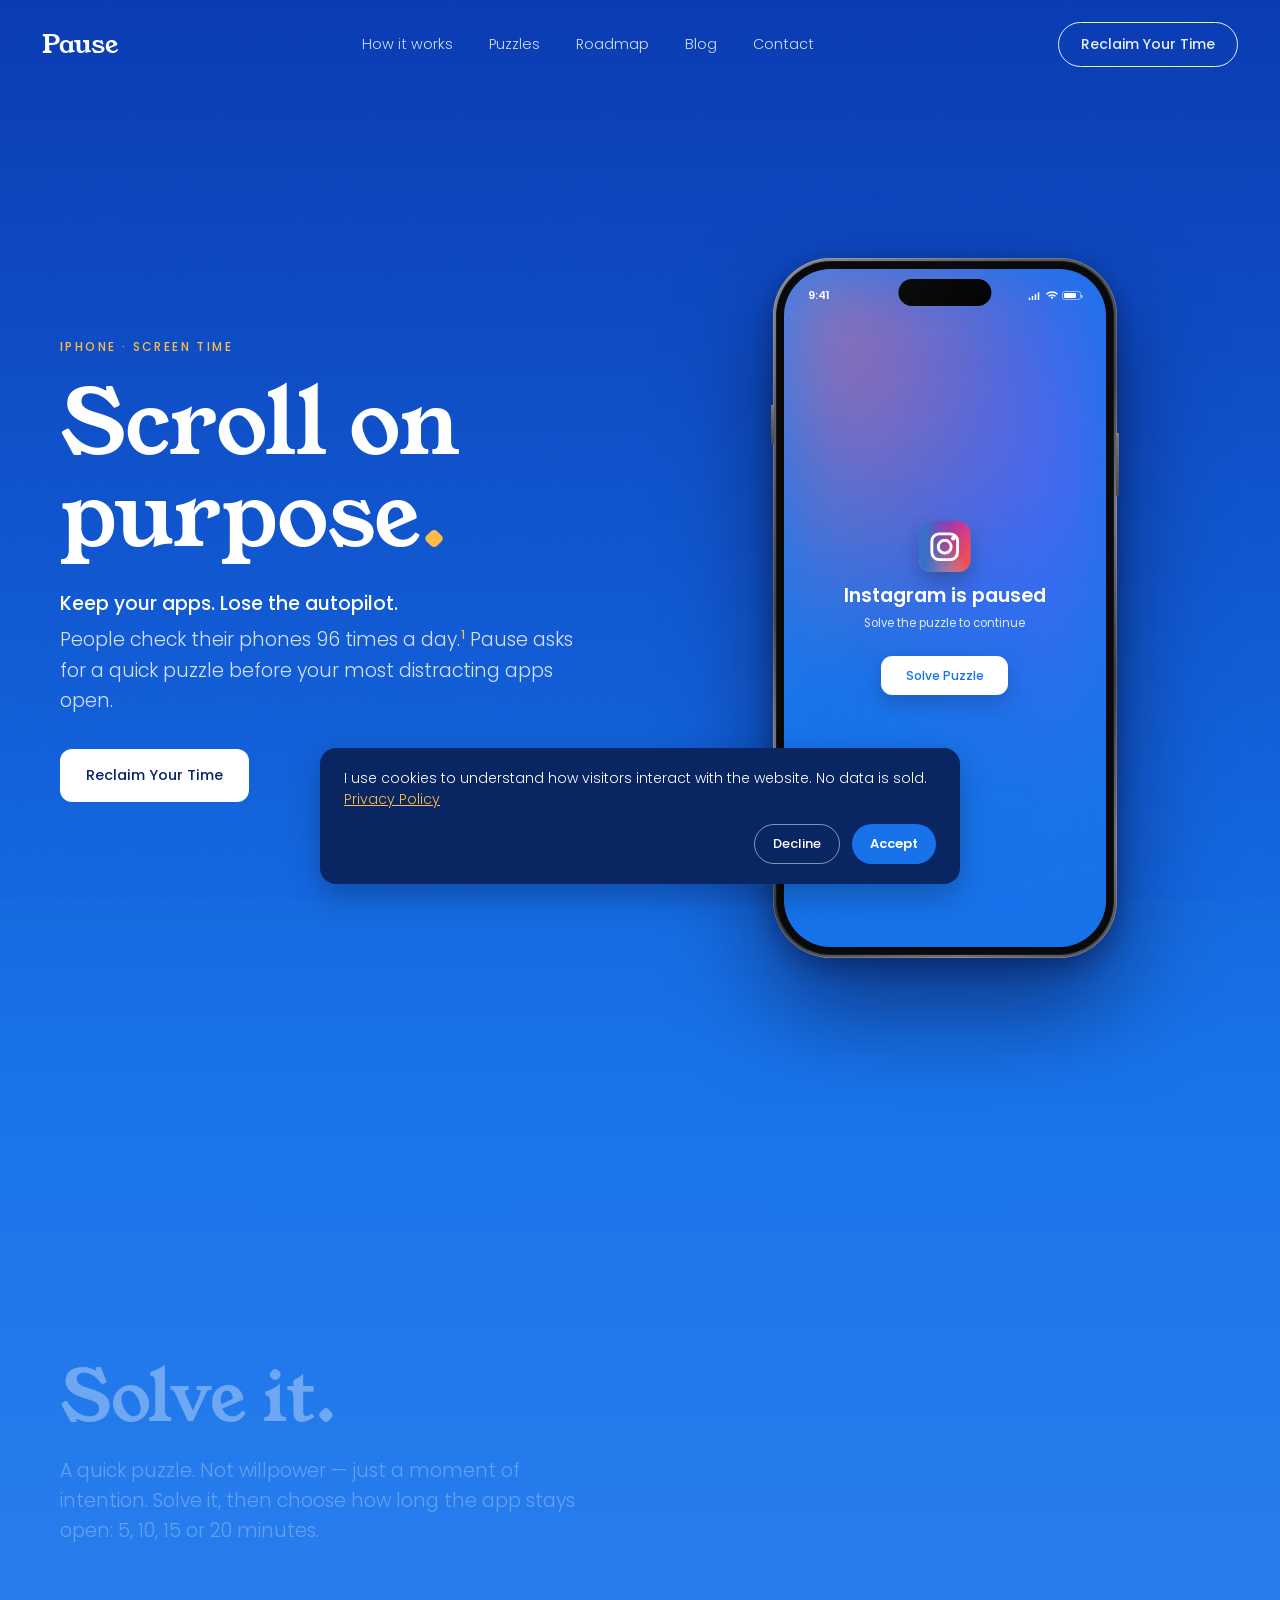
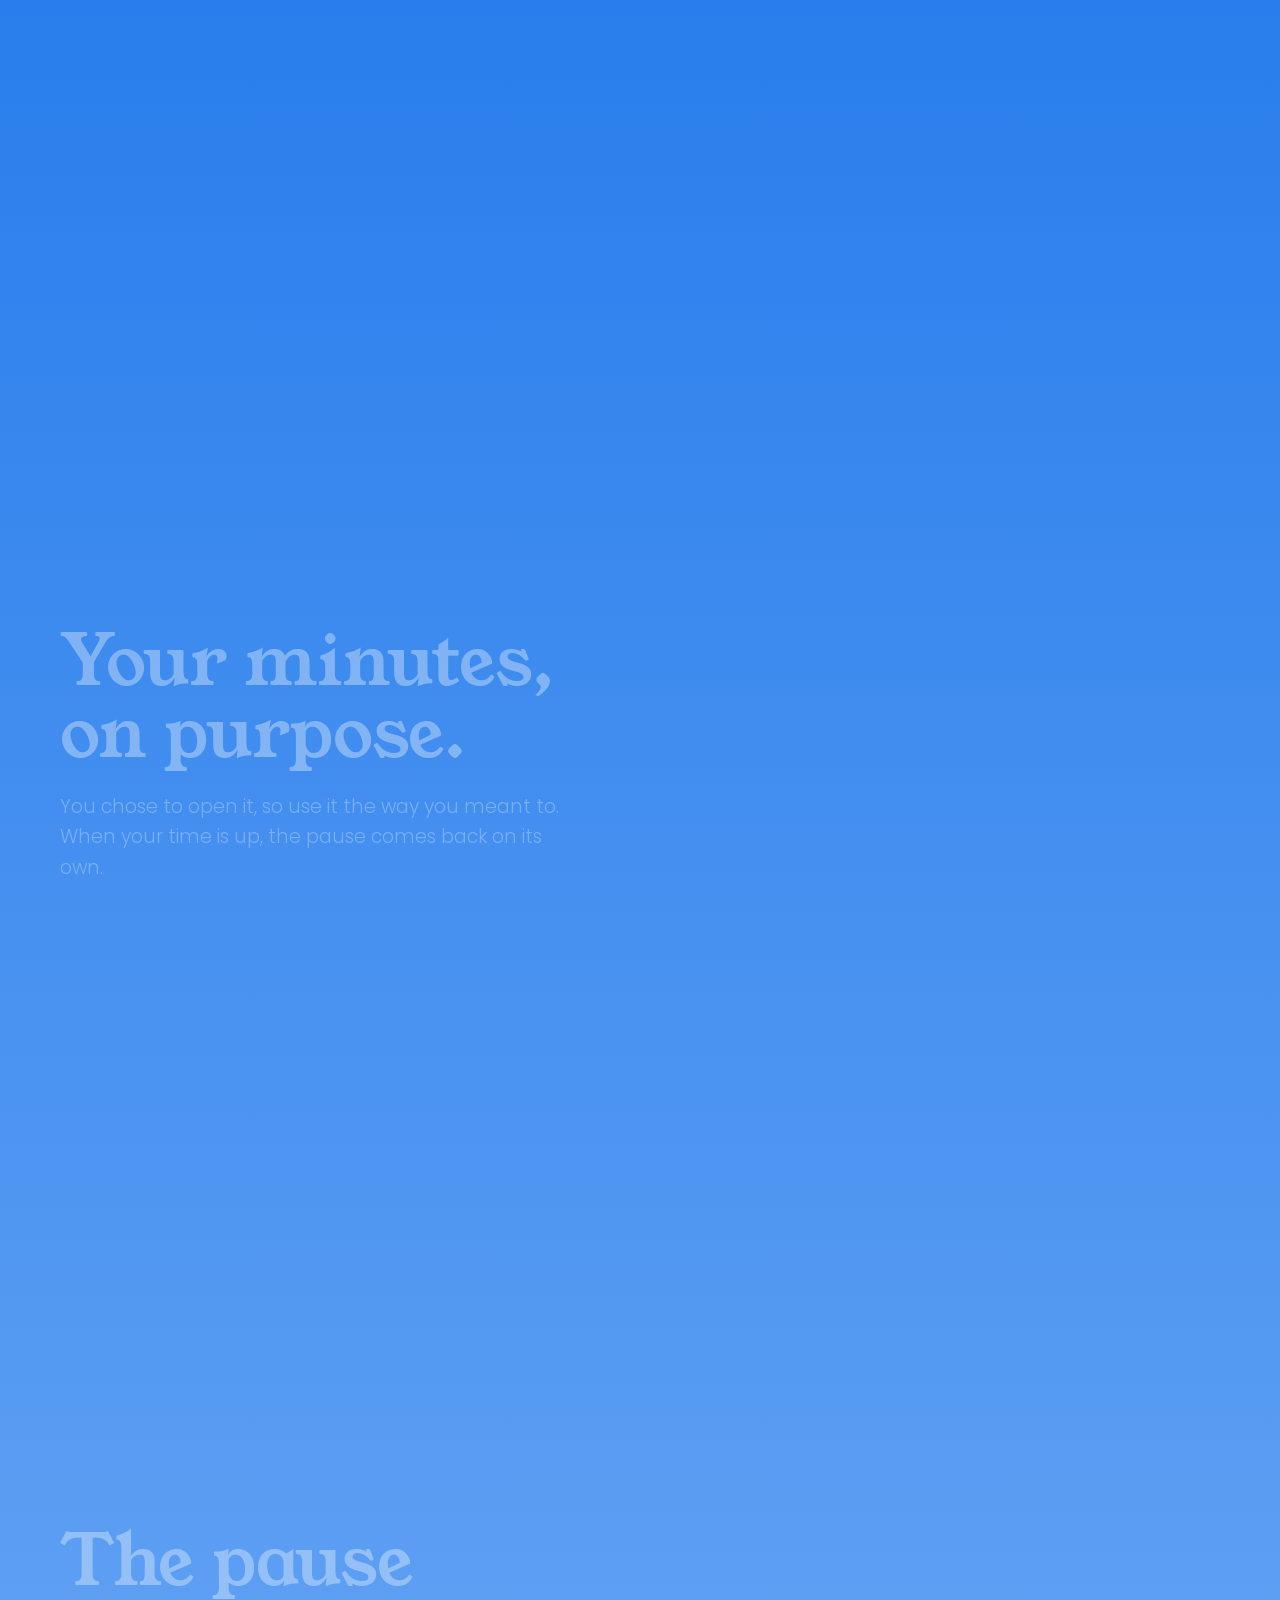
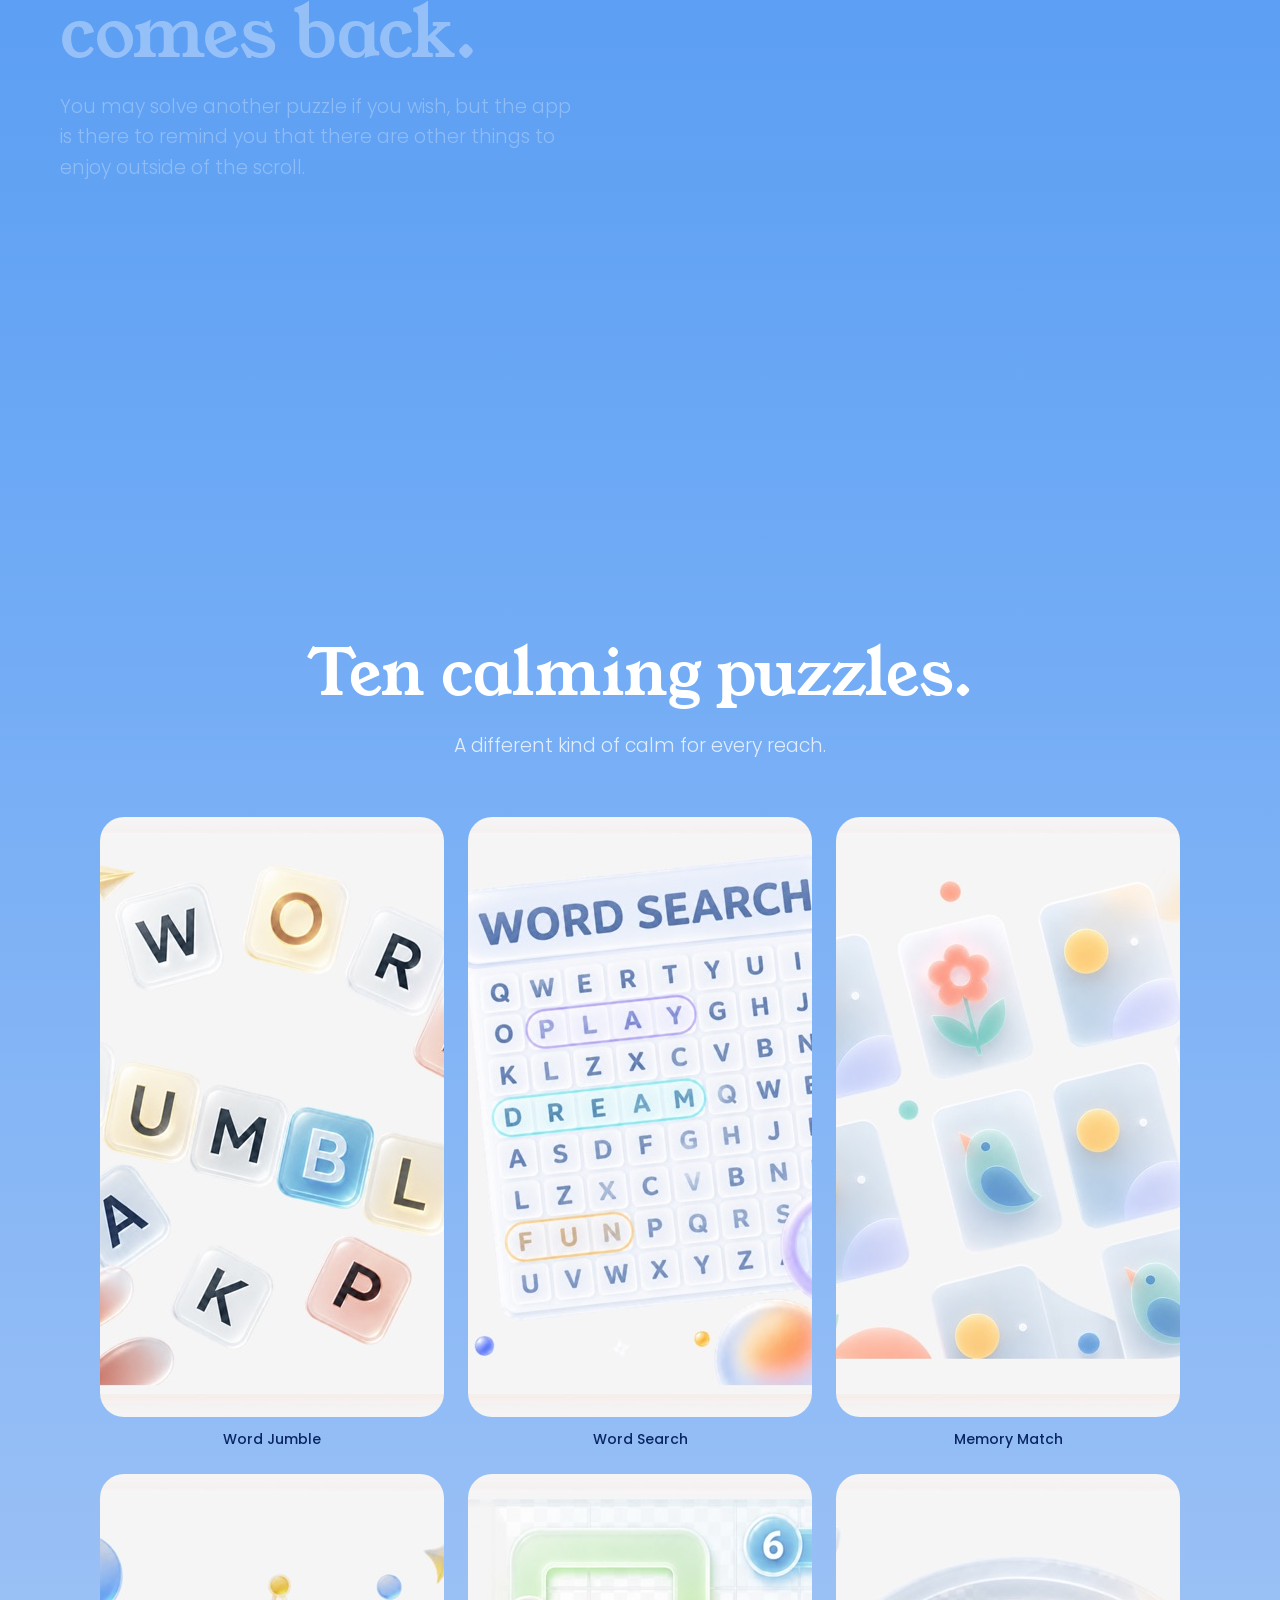
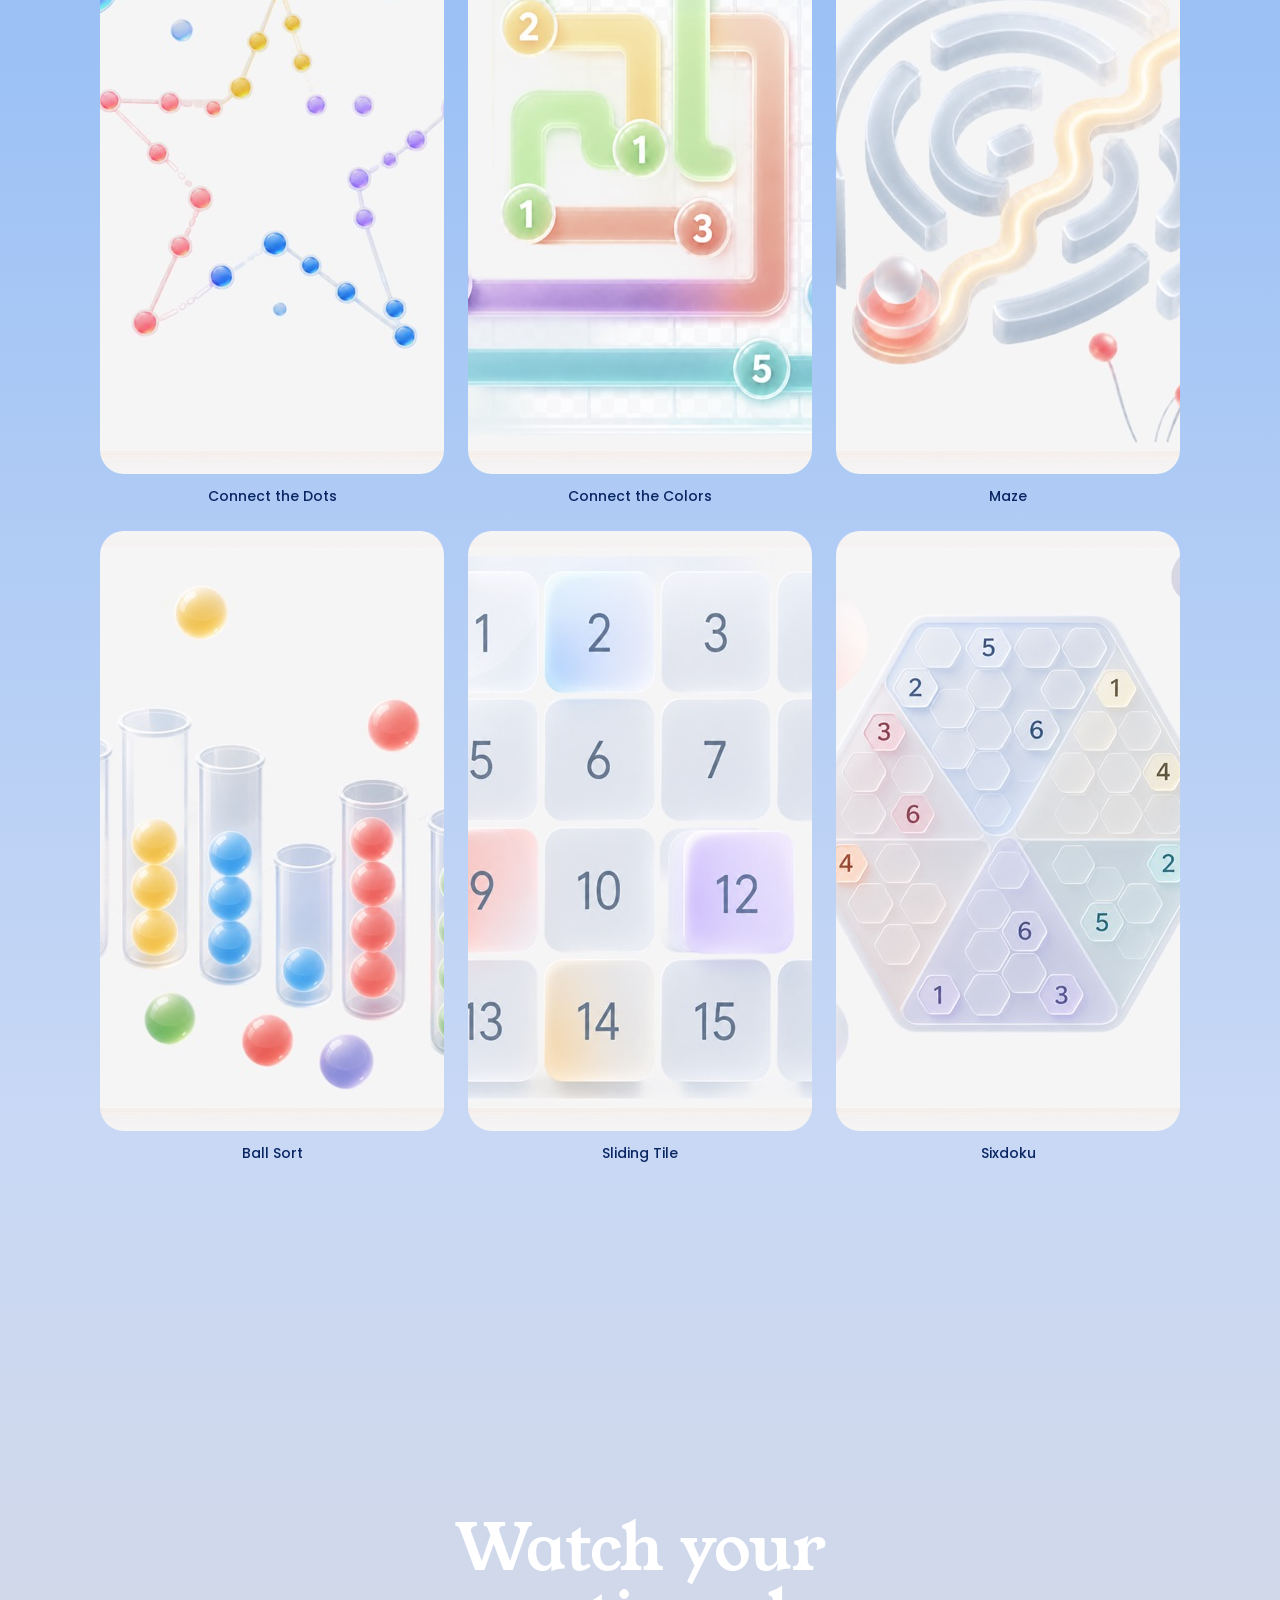
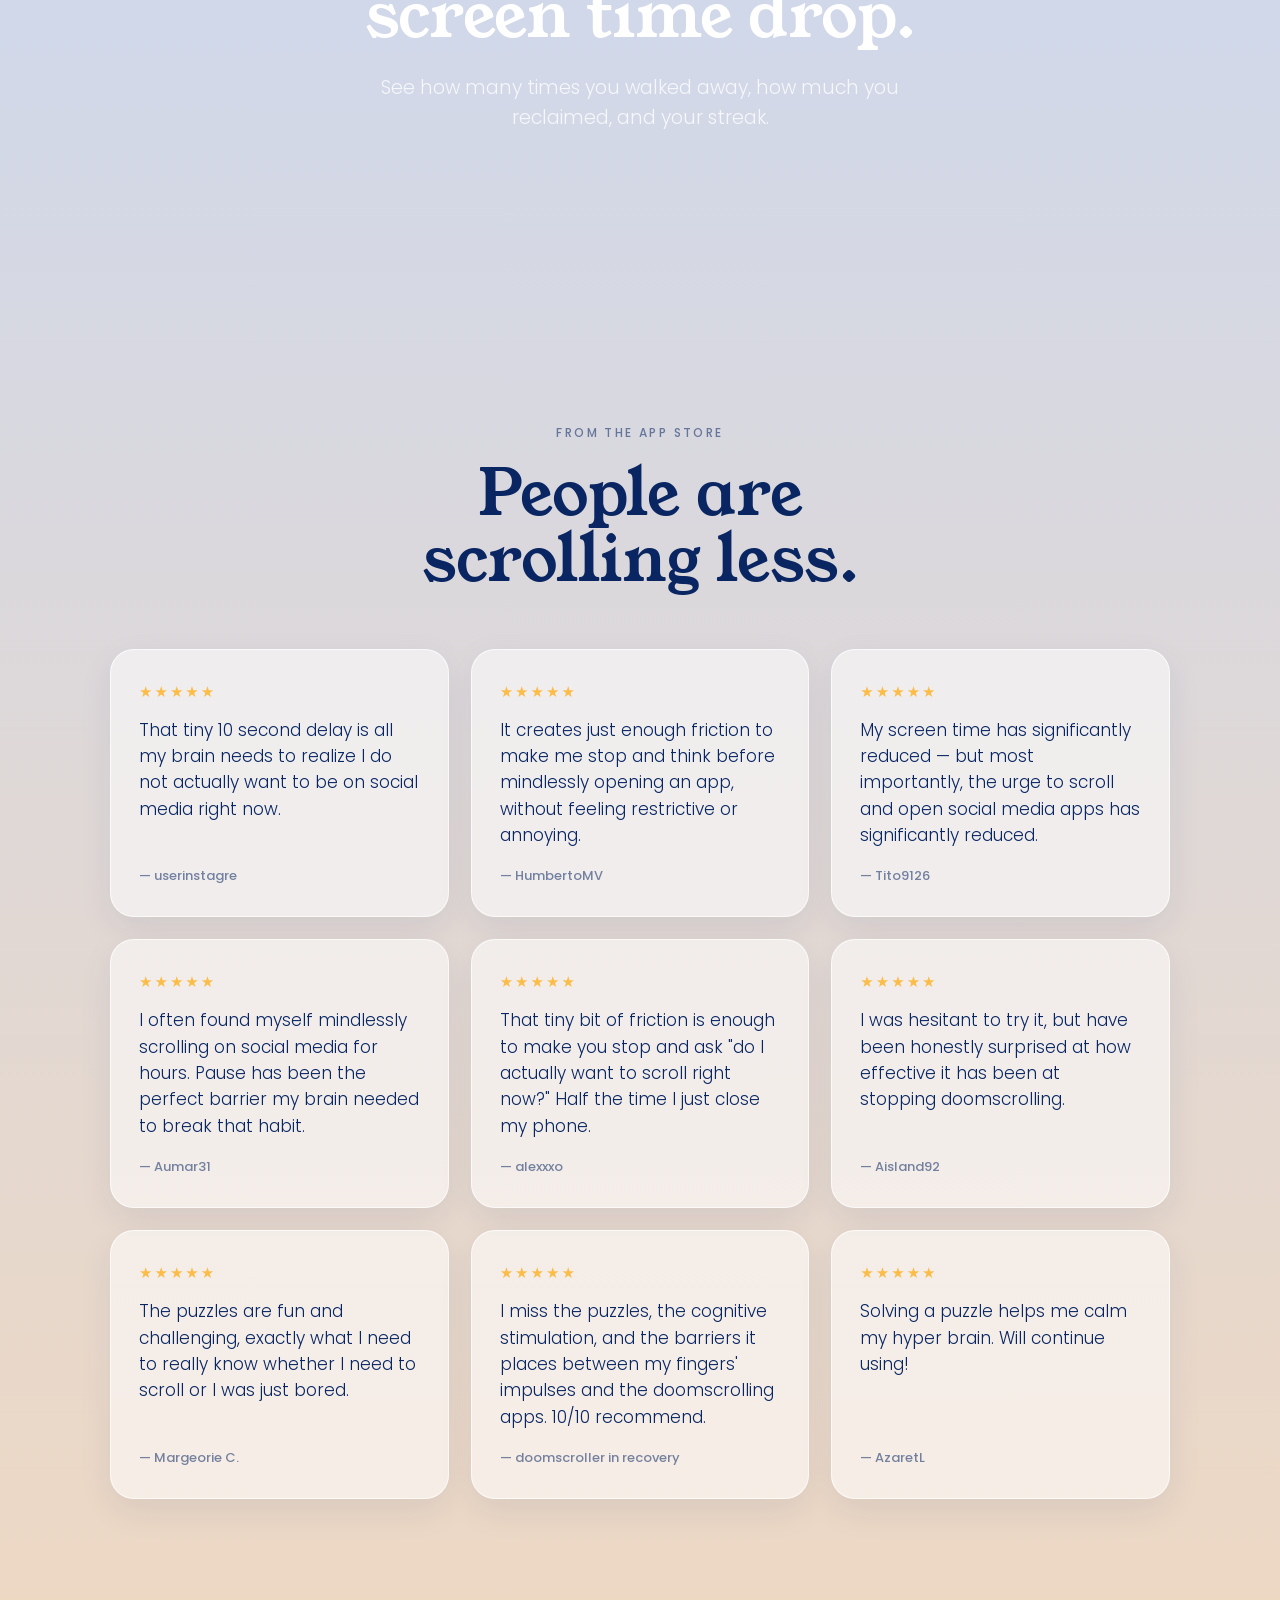
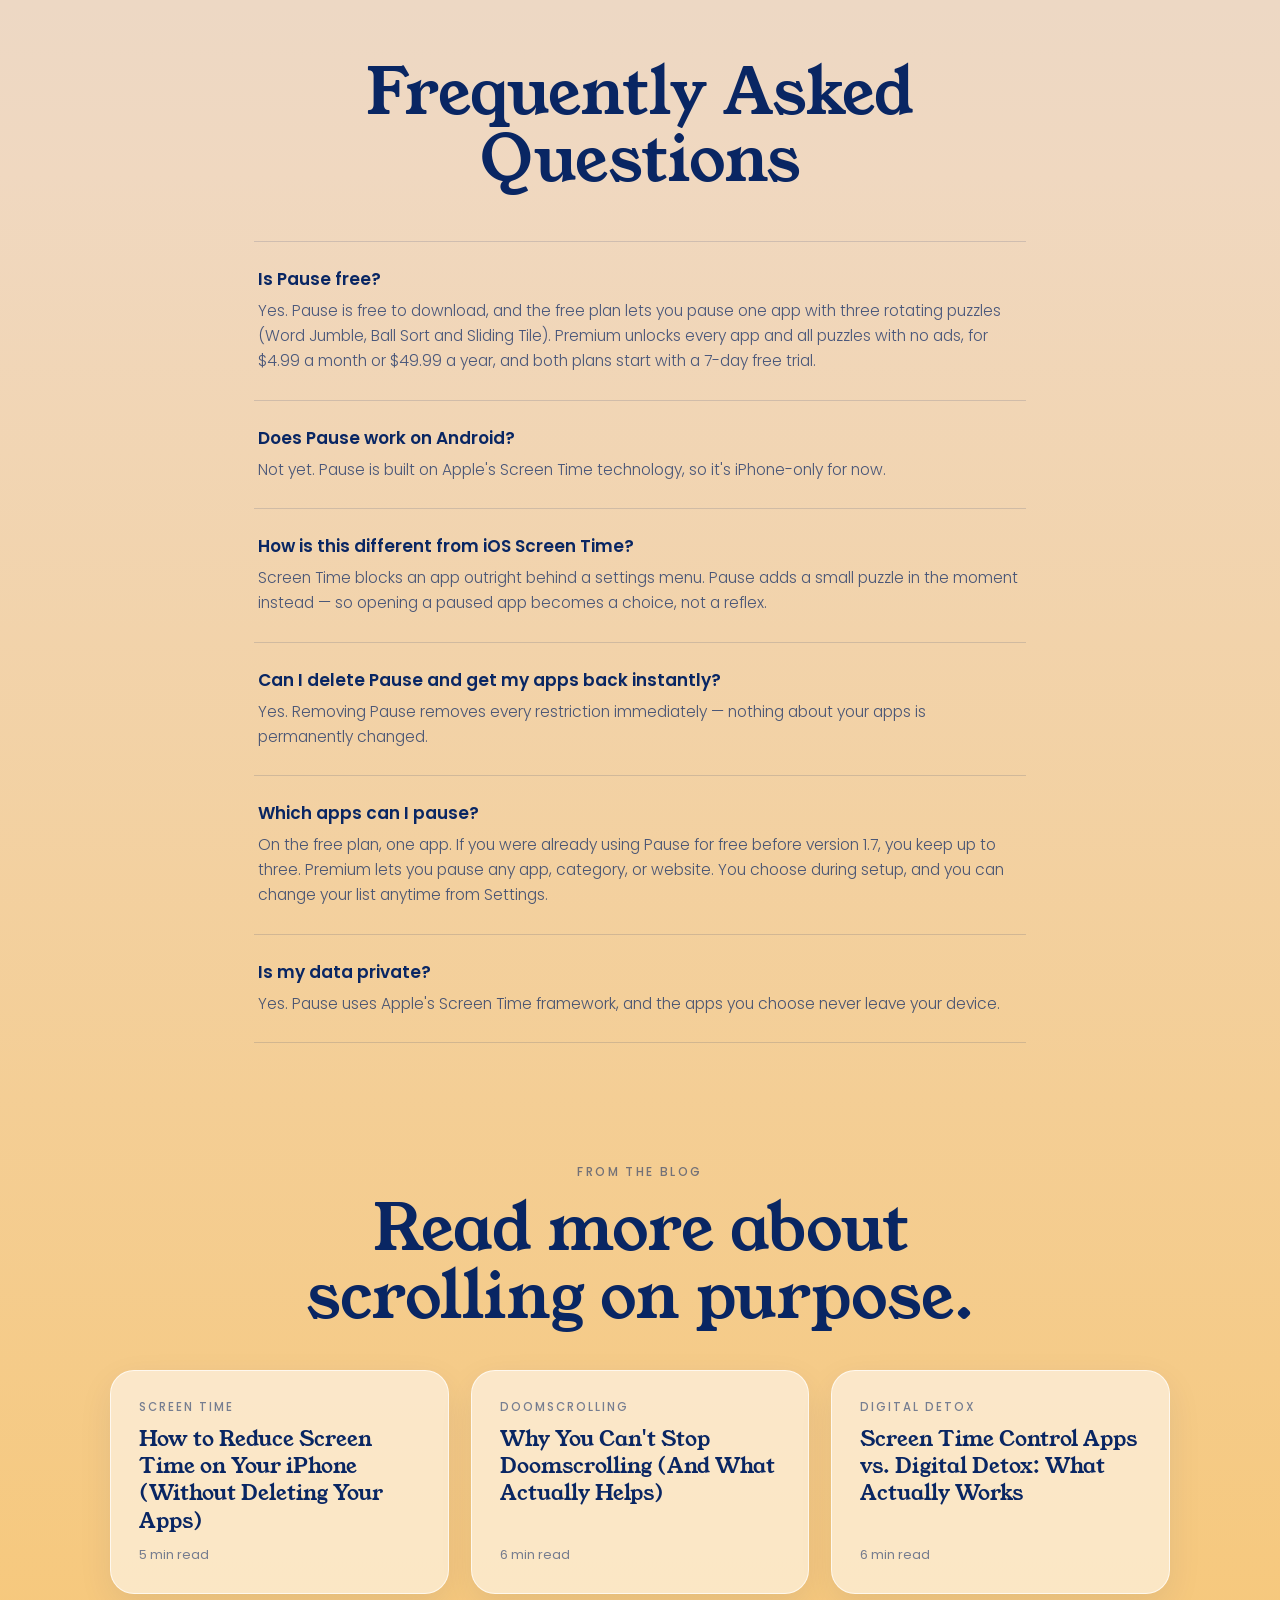
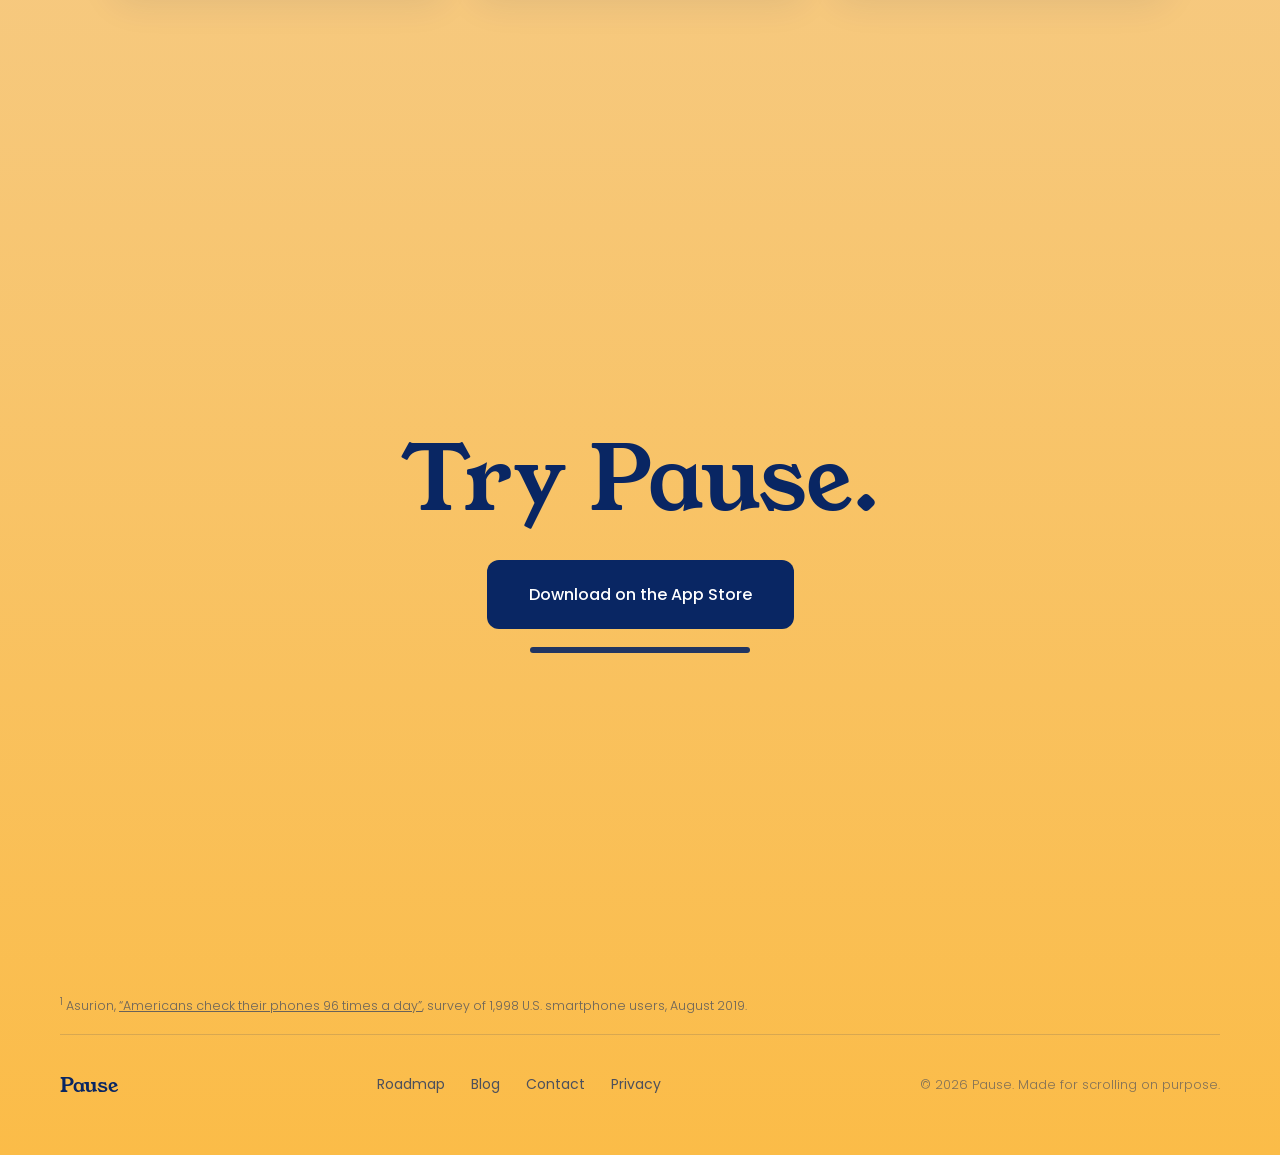
<file: index.html>
<!doctype html>
<html lang="en">
<head>
<meta charset="utf-8">
<meta name="viewport" content="width=device-width, initial-scale=1">
<script>
  window.dataLayer = window.dataLayer || [];
  function gtag(){dataLayer.push(arguments);}

  // Gated behind cookie consent (see banner near end of <body>) — nothing
  // below runs until the visitor clicks "Accept".
  function pauseLoadAnalytics(){
    var ga = document.createElement('script');
    ga.async = true;
    ga.src = 'https://www.googletagmanager.com/gtag/js?id=G-41BC9Q0BG0';
    document.head.appendChild(ga);
    gtag('js', new Date());
    gtag('config', 'G-41BC9Q0BG0');

    !function(t,e){var o,n,p,r;e.__SV||(window.posthog=e,e._i=[],e.init=function(i,s,a){function g(t,e){var o=e.split(".");2==o.length&&(t=t[o[0]],e=o[1]),t[e]=function(){t.uid=t.uid||[],t.uid.push([e].concat(Array.prototype.slice.call(arguments,0)))}}(p=t.createElement("script")).type="text/javascript",p.crossOrigin="anonymous",p.async=!0,p.src=s.api_host.replace(".i.posthog.com","-assets.i.posthog.com")+"/static/array.js",(r=t.getElementsByTagName("script")[0]).parentNode.insertBefore(p,r);var u=e;for(void 0!==a?u=e[a]=[]:a="posthog",u.people=u.people||[],u.toString=function(t){var e="posthog";return"posthog"!==a&&(e+="."+a),t||(e+=" (stub)"),e},u.people.toString=function(){return u.toString(1)+".people (stub)"},o="init capture register register_once register_for_session unregister unregister_for_session getFeatureFlag getFeatureFlagPayload isFeatureEnabled reloadFeatureFlags updateEarlyAccessFeatureEnrollment getEarlyAccessFeatures on onFeatureFlags onSurveysLoaded onSessionId getSurveys getActiveMatchingSurveys renderSurvey canRenderSurvey getNextSurveyStep identify setPersonProperties group resetGroups setPersonPropertiesForFlags resetPersonPropertiesForFlags setGroupPropertiesForFlags resetGroupPropertiesForFlags reset get_distinct_id getGroups get_session_id get_session_replay_url alias set_config startSessionRecording stopSessionRecording sessionRecordingStarted captureException loadToolbar get_property getSessionProperty createPersonProfile opt_in_capturing opt_out_capturing has_opted_in_capturing has_opted_out_capturing clear_opt_in_out_capturing debug".split(" "),n=0;n<o.length;n++)g(u,o[n]);e._i.push([i,s,a])},e.__SV=1)}(document,window.posthog||[]);
    posthog.init('phc_tPxxYTZecbw68N8ZTjLtTDJawHavVP7KWQDt2kSNSm7E', {
      api_host: 'https://us.i.posthog.com',
      person_profiles: 'always'
    });
    document.addEventListener('DOMContentLoaded', function () {
      document.querySelectorAll('a[href*="apps.apple.com"]').forEach(function (link) {
        link.addEventListener('click', function () {
          posthog.capture('app_store_link_clicked', { link_location: link.className || 'unknown' });
        });
      });
    });
  }

  if (localStorage.getItem('pause_analytics_consent') === 'granted') {
    pauseLoadAnalytics();
  }
</script>
<title>Pause: Stop Doom Scrolling on iPhone with a Quick Puzzle</title>
<link rel="canonical" href="https://try-pause.com/">
<meta name="description" content="Keep your apps, lose the autopilot. Pause is an iPhone app that asks for a short, calming puzzle before a distracting app opens. Solve it, pick 5 to 20 minutes, and scroll on purpose.">
<meta property="og:title" content="Pause: Doomscroll Blocker">
<meta property="og:description" content="Keep your apps. Lose the autopilot. Pause asks for a quick puzzle before a distracting app opens, so you choose to go in.">
<meta property="og:image" content="https://try-pause.com/assets/og-thumbnail.png">
<meta property="og:url" content="https://try-pause.com/">
<meta property="og:type" content="website">
<meta name="twitter:card" content="summary_large_image">
<meta name="twitter:title" content="Pause: Doomscroll Blocker">
<meta name="twitter:description" content="Keep your apps. Lose the autopilot. Pause asks for a quick puzzle before a distracting app opens, so you choose to go in.">
<meta name="twitter:image" content="https://try-pause.com/assets/og-thumbnail.png">
<link rel="preconnect" href="https://fonts.googleapis.com">
<link rel="preconnect" href="https://fonts.gstatic.com" crossorigin>
<link href="https://fonts.googleapis.com/css2?family=Poppins:wght@300;400;500;600;700&family=Young+Serif&display=swap" rel="stylesheet">
<style>
  :root{
    --navy:#092663;
    --blue:#1873EA;
    --amber:#FBBC48;
  }
  *{box-sizing:border-box;margin:0;padding:0}
  html,body{background:#0B3DAE;color:#fff;font-family:'Poppins',system-ui,sans-serif;-webkit-font-smoothing:antialiased}
  html{scroll-behavior:auto}
  /* Nav-anchor jump targets land clear of the fixed nav. */
  #how-it-works,#puzzles{scroll-margin-top:96px}
  body{overflow-x:clip}   /* clip, not hidden — hidden would break position:sticky in .page */

  /* ONE page-long gradient — same stops as the app's BrandGradient */
  .page{
    position:relative;
    background:linear-gradient(180deg,
      #0B3DAE 0%,
      #1873EA 10%,
      #6BA8F5 34%,
      #C8D8F5 55%,
      #F0D8C0 76%,
      #FBBC48 100%
    );
    min-height:800vh;
  }
  /* Grain overlay */
  .page::before{
    content:"";position:fixed;inset:0;pointer-events:none;z-index:1;
    background-image:url("data:image/svg+xml;utf8,<svg xmlns='http://www.w3.org/2000/svg' width='240' height='240'><filter id='n'><feTurbulence type='fractalNoise' baseFrequency='0.9' numOctaves='2' stitchTiles='stitch'/><feColorMatrix values='0 0 0 0 0.04 0 0 0 0 0.15 0 0 0 0 0.4 0 0 0 0.6 0'/></filter><rect width='100%' height='100%' filter='url(%23n)' opacity='1'/></svg>");
    background-size:240px 240px;
    mix-blend-mode:overlay;opacity:.55;
  }

  /* Scribble */
  /* height is set in JS so the line terminates exactly at the CTA button */
  .scribble{
    position:absolute;left:50%;top:0;transform:translateX(-50%);
    width:min(1200px,92vw);pointer-events:none;z-index:2;
  }
  .scribble path{
    stroke-linecap:round;fill:none;stroke-width:3.5;
    stroke-dasharray:var(--len);
    stroke-dashoffset:calc(var(--len) * (1 - var(--draw, 0)));
    transition:stroke-dashoffset .05s linear;opacity:.75;
  }
  .scribble .top{stroke:var(--amber)}
  .scribble .bot{stroke:var(--navy)}

  /* NAV — outside .page so its position:fixed is anchored to the viewport */
  nav{
    position:fixed;top:0;left:0;right:0;z-index:50;
    display:flex;align-items:center;justify-content:space-between;
    padding:22px 42px;color:#fff;
    border-bottom:1px solid transparent;
    transition:color .3s ease, background .35s ease, border-color .35s ease,
               backdrop-filter .35s ease, -webkit-backdrop-filter .35s ease;
  }
  /* Frosted bar appears only once content starts passing underneath */
  body.scrolled nav{
    background:rgba(13,60,168,.55);
    backdrop-filter:saturate(150%) blur(16px);
    -webkit-backdrop-filter:saturate(150%) blur(16px);
    border-bottom-color:rgba(255,255,255,.14);
  }
  body.scrolled.flipped nav{
    background:rgba(255,255,255,.6);
    border-bottom-color:rgba(9,38,99,.10);
  }
  .wordmark{font-family:'Young Serif',serif;font-size:26px}
  .navlinks{display:flex;gap:36px;font-weight:300;font-size:14.5px;opacity:.82}
  .navlinks a{color:inherit;text-decoration:none}
  .navcta{
    text-decoration:none;font-weight:500;font-size:14px;padding:11px 22px;border-radius:24px;
    border:1px solid currentColor;opacity:.9;cursor:pointer;background:transparent;color:inherit;
  }
  body.flipped nav{color:var(--navy)}

  /* ============ THE STORY ============ */
  /* Sticky phone, chapters scroll past on the left. */
  .story{
    position:relative;z-index:10;
    max-width:1440px;margin:0 auto;padding:120px 60px 40px;
    display:grid;grid-template-columns:1fr 1fr;gap:60px;
  }
  .chapters{display:flex;flex-direction:column}
  .chapter{
    min-height:100vh;
    display:flex;flex-direction:column;justify-content:center;
    padding-right:20px;opacity:.35;transition:opacity .6s ease;
  }
  .chapter.active{opacity:1}
  .eyebrow{
    font-size:12px;font-weight:500;letter-spacing:2.4px;text-transform:uppercase;
    color:var(--amber);margin-bottom:22px;
  }
  h1, .chapter h2{
    font-family:'Young Serif',serif;font-weight:400;color:#fff;
  }
  h1{
    font-size:clamp(56px,7vw,96px);line-height:1.02;letter-spacing:-.5px;
    margin-bottom:28px;
  }
  h1 .dot{color:var(--amber)}
  .chapter h2{
    font-size:clamp(40px,5.5vw,72px);line-height:1.03;letter-spacing:-.3px;
    margin-bottom:22px;
  }
  .sub .lead{display:block;font-weight:500;color:#fff;margin-bottom:6px}
  .sub .fn-ref{font-size:.6em;line-height:0;margin-left:1px}
  .sub .fn-ref a{color:var(--amber);text-decoration:none;font-weight:500}
  .footnote{max-width:1180px;margin:0 auto 18px;font-size:12.5px;font-weight:300;line-height:1.5;color:rgba(9,38,99,.6)}
  .footnote a{color:inherit}
  .sub, .chapter p{
    font-weight:300;font-size:19px;line-height:1.6;
    color:rgba(255,255,255,.82);max-width:520px;margin-bottom:32px;
  }
  body.flipped .chapter h2{color:var(--navy)}
  body.flipped .chapter p{color:rgba(9,38,99,.75)}
  .cta-row{display:flex;align-items:center;gap:24px}
  .appstore{
    display:inline-flex;align-items:center;gap:10px;
    background:#fff;color:var(--navy);
    font-weight:500;font-size:14.5px;
    padding:16px 26px;border-radius:12px;text-decoration:none;
    transition:transform .2s ease;
  }
  .appstore:hover{transform:translateY(-2px)}
  body.flipped .appstore{background:var(--navy);color:#fff}

  /* Sticky phone column */
  .phone-col{position:relative}
  .phone-sticky{
    position:sticky;top:0;height:100vh;
    /* clear the fixed nav so the phone never tucks under it */
    padding-top:104px;padding-bottom:28px;
    display:flex;align-items:center;justify-content:center;
  }
  /* ---------- Device: iPhone 15 Pro-ish, titanium ---------- */
  .phone{
    position:relative;
    height:min(740px, calc(100vh - 200px));
    aspect-ratio:430/876;
    border-radius:58px;
    /* brushed-titanium rail */
    background:linear-gradient(145deg,#8d8f94 0%,#5c5e63 18%,#3f4145 38%,#75777c 52%,#3a3c40 70%,#6e7075 88%,#4a4c50 100%);
    padding:3px;
    box-shadow:
      0 50px 100px rgba(3,8,45,.55),
      0 8px 24px rgba(3,8,45,.35),
      inset 0 0 0 .5px rgba(255,255,255,.35);
  }
  /* inner black body between rail and glass */
  .bezel{
    position:absolute;inset:3px;border-radius:55px;
    background:#0a0a0c;
    box-shadow:inset 0 0 0 1px rgba(255,255,255,.06);
  }
  /* physical buttons */
  .phone::before,.phone::after{
    content:"";position:absolute;border-radius:2px;
    background:linear-gradient(180deg,#75777c,#46484c);
    box-shadow:inset 0 .5px 0 rgba(255,255,255,.4);
  }
  .phone::before{ left:-2.5px;top:21%;width:3px;height:5.5%; }   /* volume up   */
  .phone::after { right:-2.5px;top:25%;width:3px;height:9%;  }   /* side button */

  .screen{
    position:absolute;inset:11px;border-radius:47px;overflow:hidden;
    background:#000;
    box-shadow:inset 0 0 0 1px rgba(0,0,0,.9);
    /* Everything inside the screen is sized in cqw so the whole UI scales
       proportionally with the phone — like a real screenshot. The app's
       real canvas is 393pt wide, so  Npt → (N / 393 * 100)cqw. */
    container-type:size;
  }
  /* glass glare */
  .screen::after{
    content:"";position:absolute;inset:0;pointer-events:none;z-index:40;
    background:linear-gradient(118deg,rgba(255,255,255,.11) 0%,rgba(255,255,255,.045) 18%,transparent 42%);
  }
  /* Dynamic Island */
  .island{
    position:absolute;top:3cqw;left:50%;transform:translateX(-50%);
    width:29cqw;height:8.4cqw;
    background:#000;border-radius:999px;z-index:35;
  }
  /* iOS status bar */
  .statusbar{
    position:absolute;top:0;left:0;right:0;height:13cqw;z-index:34;
    display:flex;align-items:center;justify-content:space-between;
    padding:3.5cqw 7.6cqw 0;
    font-family:-apple-system,'SF Pro Text','Poppins',sans-serif;
    font-size:3.44cqw;font-weight:600;color:#fff;
    pointer-events:none;
  }
  .statusbar.dark{color:#fff}
  .sb-right{display:flex;align-items:center;gap:1.3cqw}
  .sb-ico{height:2.8cqw;width:auto;fill:currentColor}
  .sb-batt{
    width:5.9cqw;height:2.9cqw;border-radius:.8cqw;
    border:1px solid rgba(255,255,255,.5);padding:.4cqw;display:inline-block;position:relative;
  }
  .sb-batt::after{
    content:"";position:absolute;right:-.8cqw;top:.9cqw;width:.4cqw;height:1cqw;
    background:rgba(255,255,255,.5);border-radius:0 1px 1px 0;
  }
  .sb-batt i{display:block;height:100%;width:78%;background:#fff;border-radius:.4cqw}
  /* Each scene stacks in the screen; opacity toggles */
  .scene{
    position:absolute;inset:0;
    opacity:0;transition:opacity .5s ease;
    display:flex;flex-direction:column;
  }
  .scene.on{opacity:1}

  /* ================= SCENES — mirroring the real app UI =================
     Sourced from the actual SwiftUI: ShieldConfigurationExtension.swift,
     WordJumbleView.swift and PuzzleSharedUI.swift (PuzzleSuccessCard).      */

  /* ---- Scene 0/4: the Pause shield (ShieldConfiguration) ----
     Real config: bg #1873EA + ultraThinMaterial blur over the app,
     title "Pause", subtitle, primary button "Solve Puzzle". */
  .scene-shield{align-items:center;justify-content:center;background:#1873EA}
  .shield-blur{
    position:absolute;inset:0;
    background:
      radial-gradient(120% 80% at 20% 12%, rgba(255,90,121,.55), transparent 60%),
      radial-gradient(120% 80% at 85% 30%, rgba(123,92,255,.5), transparent 62%),
      #1873EA;
    filter:blur(34px);
    opacity:.9;
  }
  .shield-body{position:relative;z-index:2;text-align:center;padding:0 7cqw;display:flex;flex-direction:column;align-items:center}
  /* Instagram app icon — sized like a real home-screen icon (~15% of the
     393pt canvas width) sitting above the paused-app title. */
  .ig-icon{
    width:16cqw;height:16cqw;border-radius:3.6cqw;
    margin-bottom:4cqw;
    box-shadow:0 3cqw 6cqw rgba(0,0,0,.22);
  }
  .shield-mark{
    font-family:'Poppins',sans-serif;font-weight:600;font-size:6cqw;color:#fff;
    line-height:1.15;margin-bottom:2.4cqw;
  }
  .shield-sub{
    font-weight:400;font-size:3.56cqw;line-height:1.45;
    color:rgba(255,255,255,.85);margin-bottom:7.6cqw;
  }
  .shield-btn{
    display:inline-block;background:#fff;color:#1873EA;
    font-weight:500;font-size:3.8cqw;
    padding:3.3cqw 7.6cqw;border-radius:3.5cqw;
    box-shadow:0 8px 22px rgba(0,0,0,.18);
  }

  /* ---- Scene 1: Word Jumble (the real puzzle) ----
     Real values from WordJumbleView.swift at a 393pt canvas:
     tile 56pt, letter Poppins 40pt, radius 4pt, 24pt h-padding.
     Expressed in cqw so it scales with the phone.                       */
  .scene-puzzle{
    background:linear-gradient(180deg,#1873EA 0%,#6BA8F5 40%,#C8D8F5 65%,#F0D8C0 82%,#FBBC48 100%);
    justify-content:flex-start;padding:14cqw 0 4cqw;
  }
  .pz-header{padding:4cqw 6cqw 3cqw;text-align:center}
  .pz-round{
    display:inline-block;font-weight:500;font-size:3.05cqw;
    color:rgba(255,255,255,.9);background:rgba(255,255,255,.15);
    padding:1cqw 3cqw;border-radius:999px;margin-bottom:1.5cqw;
  }
  .pz-title{
    font-family:'Young Serif',serif;font-size:6.1cqw;color:#fff;margin-bottom:1.5cqw;
    line-height:1.15;
  }
  .pz-sub{font-weight:400;font-size:3.56cqw;color:rgba(255,255,255,.85);line-height:1.35}
  .pz-mid{flex:1;display:flex;align-items:center;justify-content:center}

  .jt-slots,.jt-pool{
    display:flex;justify-content:space-between;
    padding:0 6.1cqw;width:100%;
  }
  .jt-slot,.jt-tile{
    width:14.25cqw;height:14.25cqw;flex:0 0 auto;
    border-radius:1cqw;
    display:flex;align-items:center;justify-content:center;
    font-family:'Poppins',sans-serif;font-weight:400;font-size:10.2cqw;
    line-height:1;color:#fff;
    background:rgba(255,255,255,.08);
    backdrop-filter:blur(18px) saturate(140%);
    -webkit-backdrop-filter:blur(18px) saturate(140%);
    box-shadow:inset 0 0 0 1px rgba(255,255,255,.55);
    position:relative;
  }
  /* empty answer slot: no dark wash, letter hidden */
  .jt-slot span{visibility:hidden;position:relative;z-index:2}
  /* filled: black .4 wash + visible letter */
  .jt-slot.filled::before{
    content:"";position:absolute;inset:0;border-radius:1cqw;background:rgba(0,0,0,.4);
  }
  .jt-slot.filled span{visibility:visible}
  .jt-slot.landing{animation:land .45s cubic-bezier(.2,.9,.3,1.2)}
  @keyframes land{
    0%{transform:translateY(-18px) scale(.6);opacity:0}
    60%{transform:translateY(0) scale(1.12);opacity:1}
    100%{transform:translateY(0) scale(1);opacity:1}
  }
  /* pool tile always has the dark wash */
  .jt-tile::before{
    content:"";position:absolute;inset:0;border-radius:1cqw;background:rgba(0,0,0,.4);
  }
  .jt-tile{z-index:1;isolation:isolate}
  /* consumed pool tile becomes the dim placeholder (JumbleEmptyTile) */
  .jt-tile.used{
    color:transparent;background:rgba(255,255,255,.03);
    backdrop-filter:none;-webkit-backdrop-filter:none;
    box-shadow:inset 0 0 0 1px rgba(255,255,255,.18);
  }
  .jt-tile.used::before{display:none}

  /* ---- Scene 2: PuzzleSuccessCard ---- */
  .scene-success{
    align-items:center;justify-content:center;padding:0 8cqw;
    background:linear-gradient(180deg,#1873EA 0%,#6BA8F5 40%,#C8D8F5 65%,#F0D8C0 82%,#FBBC48 100%);
  }
  .scene-success::before{content:"";position:absolute;inset:0;background:rgba(0,0,0,.25)}
  .sc-card{
    position:relative;z-index:2;width:100%;text-align:center;
    padding:11cqw 7cqw 9cqw;border-radius:8cqw;
    background:linear-gradient(180deg,rgba(165,203,255,.7),rgba(255,224,166,.7)),rgba(255,255,255,.4);
    backdrop-filter:blur(24px);-webkit-backdrop-filter:blur(24px);
    box-shadow:
      inset 0 2px 4px rgba(0,146,255,.4),
      inset 0 -4px 4px rgba(252,155,0,.24),
      0 10px 24px rgba(0,0,0,.12);
    transform:scale(.92);opacity:0;
    transition:transform .45s cubic-bezier(.2,.9,.3,1.2), opacity .35s ease;
  }
  .scene-success.on .sc-card{transform:scale(1);opacity:1}
  .sc-check{width:10.2cqw;height:10.2cqw;margin:0 auto 6cqw;display:block}
  .sc-title{font-family:'Young Serif',serif;font-size:8.1cqw;color:#0264C1;margin-bottom:4cqw;line-height:1.1}
  .sc-sub{font-weight:400;font-size:4.07cqw;line-height:1.4;color:rgba(0,0,0,.85)}

  /* ---- Scene 3: Instagram ---- */
  .scene-feed{background:#000;color:#fff}
  .feed-top{
    display:flex;align-items:center;justify-content:space-between;
    padding:14cqw 3.6cqw 2.5cqw;border-bottom:1px solid rgba(255,255,255,.08);
    background:#000;position:relative;z-index:3;
  }
  .feed-app{font-family:'Young Serif',serif;font-size:5.6cqw;color:#fff}
  .feed-icons{display:flex;gap:3.6cqw}
  .feed-icons svg{width:5.1cqw;height:5.1cqw;stroke:#fff;fill:none;stroke-width:2}
  /* the strip that translates as you scroll */
  .feed-scroll{will-change:transform}
  .stories-row{
    display:flex;gap:3.6cqw;padding:3.6cqw;overflow:hidden;
    border-bottom:1px solid rgba(255,255,255,.08);
  }
  .story-avatar{flex:0 0 auto;width:14.2cqw;text-align:center;font-size:2.5cqw;color:#ccc;font-weight:300}
  .story-ring{
    width:13.2cqw;height:13.2cqw;border-radius:50%;
    background:conic-gradient(from 45deg,#E1306C,#F77737,#FCAF45,#E1306C);
    padding:.5cqw;margin:0 auto 1cqw;
  }
  .story-ring div{
    width:100%;height:100%;border-radius:50%;background:#000;
    display:flex;align-items:center;justify-content:center;
    color:#fff;font-weight:600;font-size:3.56cqw;font-family:'Poppins';
  }
  .post{padding:3cqw 3.6cqw 2.5cqw}
  .post-head{display:flex;align-items:center;gap:2.5cqw;margin-bottom:3cqw}
  .post-avatar{width:8.1cqw;height:8.1cqw;border-radius:50%}
  .av1{background:linear-gradient(135deg,#FCAF45,#E1306C)}
  .av2{background:linear-gradient(135deg,#7B5CFF,#00C6FF)}
  .av3{background:linear-gradient(135deg,#37D67A,#FBBC48)}
  .post-user{font-size:3.05cqw;font-weight:600;color:#fff}
  .post-img{width:100%;aspect-ratio:4/5;border-radius:2cqw}
  .img1{background:linear-gradient(135deg,#7B5CFF 0%,#FF5A79 45%,#FBBC48 100%)}
  .img2{background:linear-gradient(150deg,#0F2027 0%,#2C5364 40%,#00C6FF 100%)}
  .img3{background:linear-gradient(160deg,#F7971E 0%,#FFD200 45%,#37D67A 100%)}
  .post-actions{display:flex;gap:3.6cqw;padding:2.5cqw 0}
  .post-actions svg{width:5.6cqw;height:5.6cqw;stroke:#fff;fill:none;stroke-width:2}
  .post-caption{font-size:3.05cqw;color:#eee;font-weight:300;line-height:1.4}
  .post-caption b{font-weight:600;color:#fff;margin-right:1.5cqw}

  /* Follow-on stub sections */
  .beat{
    position:relative;z-index:10;min-height:80vh;
    display:flex;align-items:center;justify-content:center;
    padding:80px 60px;
  }
  .beat-inner{max-width:820px;text-align:center}
  .beat h2{
    font-family:'Young Serif',serif;font-weight:400;
    font-size:clamp(40px,5vw,72px);line-height:1.05;letter-spacing:-.3px;
    color:#fff;margin-bottom:24px;
  }
  .beat p{
    font-weight:300;font-size:19px;line-height:1.55;
    color:rgba(255,255,255,.78);max-width:600px;margin:0 auto;
  }
  body.flipped .beat h2{color:var(--navy)}
  body.flipped .beat p{color:rgba(9,38,99,.72)}
  .big-number{
    font-family:'Young Serif',serif;font-size:clamp(120px,20vw,260px);line-height:.9;
    color:var(--navy);display:block;margin-bottom:12px;
  }

  /* ---- Puzzle gallery grid ---- */
  .puzzles-beat{flex-direction:column;padding:80px 40px 100px}
  .puzzles-beat .beat-inner{margin-bottom:56px}
  .puzzle-grid{
    display:grid;grid-template-columns:repeat(3,1fr);gap:24px;
    max-width:1080px;width:100%;margin:0 auto;
  }
  .puzzle-tile{
    position:relative;
    display:flex;flex-direction:column;align-items:center;gap:12px;
    transition:transform .25s ease;
  }
  .puzzle-tile:hover{transform:translateY(-4px)}
  .puzzle-tile img{
    width:100%;aspect-ratio:1/1;object-fit:cover;
    display:block;border-radius:24px;
  }
  .puzzle-tile figcaption{
    font-weight:500;font-size:14px;color:var(--navy);text-align:center;
  }
  @media (max-width:820px){
    .puzzles-beat{padding:60px 20px 80px}
    .puzzle-grid{grid-template-columns:repeat(2,1fr);gap:14px}
    .puzzle-tile img{border-radius:20px}
    .puzzle-tile figcaption{font-size:12.5px}
  }
  @media (max-width:420px){
    .puzzle-grid{grid-template-columns:1fr}
  }

  /* ---- Testimonials ---- */
  .testimonials{
    position:relative;z-index:10;
    max-width:1180px;margin:0 auto;padding:40px 60px 120px;
  }
  .testi-head{text-align:center;margin-bottom:56px}
  .testi-eyebrow{
    font-size:12px;font-weight:500;letter-spacing:2.4px;text-transform:uppercase;
    color:rgba(9,38,99,.55);margin-bottom:18px;
  }
  .testi-head h2{
    font-family:'Young Serif',serif;font-weight:400;
    font-size:clamp(38px,5vw,68px);line-height:1.04;color:var(--navy);
  }
  .testi-grid{
    display:grid;grid-template-columns:repeat(3,1fr);gap:22px;
  }
  @media (max-width:1100px){ .testi-grid{grid-template-columns:repeat(2,1fr)} }
  .testi-card{
    background:rgba(255,255,255,.55);
    border:1px solid rgba(255,255,255,.7);
    border-radius:24px;padding:30px 28px;
    box-shadow:0 12px 34px rgba(9,38,99,.08);
    display:flex;flex-direction:column;
  }
  .stars{color:var(--amber);font-size:15px;letter-spacing:2px;margin-bottom:14px}
  .testi-card blockquote{
    font-weight:300;font-size:17px;line-height:1.55;
    color:var(--navy);margin-bottom:18px;flex:1;
  }
  .testi-card figcaption{
    font-size:13px;font-weight:500;color:rgba(9,38,99,.55);
  }
  .testi-card figcaption::before{content:"— "}
  @media (max-width:820px){
    .testi-grid{grid-template-columns:1fr}
    .testimonials{padding:20px 24px 80px}
  }

  .end{
    position:relative;z-index:10;min-height:100vh;
    display:flex;flex-direction:column;align-items:center;justify-content:center;
    padding:80px 60px;text-align:center;
  }
  .end h2{
    font-family:'Young Serif',serif;font-weight:400;
    font-size:clamp(48px,7vw,96px);color:var(--navy);
    margin-bottom:36px;line-height:1;
  }
  .end .appstore{background:var(--navy);color:#fff;padding:22px 42px;font-size:16px}
  .end-under{display:block;width:220px;height:6px;margin-top:18px;background:var(--navy);border-radius:3px;opacity:.9}

  /* From the blog: crawlable links from the homepage to every post. */
  .blog-row{position:relative;z-index:10;max-width:1180px;margin:0 auto;padding:20px 60px 100px}
  .blog-row .faq-head{margin-bottom:40px}
  .blog-grid{display:grid;grid-template-columns:repeat(3,1fr);gap:22px}
  .blog-card{
    display:flex;flex-direction:column;gap:10px;text-decoration:none;
    background:rgba(255,255,255,.55);border:1px solid rgba(255,255,255,.7);
    border-radius:24px;padding:28px;box-shadow:0 12px 34px rgba(9,38,99,.08);
  }
  .blog-card .tag{font-size:11.5px;font-weight:500;letter-spacing:2px;text-transform:uppercase;color:rgba(9,38,99,.55)}
  .blog-card h3{font-family:'Young Serif',serif;font-weight:400;font-size:21px;line-height:1.3;color:var(--navy)}
  .blog-card .meta{font-size:13px;font-weight:400;color:rgba(9,38,99,.55);margin-top:auto}
  @media (max-width:1000px){ .blog-grid{grid-template-columns:1fr} .blog-row{padding:10px 20px 70px} }

  /* FAQ block — sits on the warm/amber part of the page gradient
     so we style everything for the flipped/navy ink state. */
  .faq-block{
    position:relative;z-index:10;
    max-width:820px;margin:0 auto;padding:40px 24px 100px;
  }
  .faq-head{text-align:center;margin-bottom:48px}
  .faq-eyebrow{
    font-size:12px;font-weight:500;letter-spacing:2.4px;text-transform:uppercase;
    color:rgba(9,38,99,.55);margin-bottom:14px;
  }
  .faq-head h2{
    font-family:'Young Serif',serif;font-weight:400;
    font-size:clamp(38px,5vw,64px);line-height:1.05;color:var(--navy);
  }
  .faq-list{border-top:1px solid rgba(9,38,99,.14)}
  .faq-item{
    border-bottom:1px solid rgba(9,38,99,.14);
    padding:26px 4px;
  }
  .faq-item h3{
    font-weight:600;font-size:17px;color:var(--navy);margin-bottom:8px;line-height:1.35;
  }
  .faq-item p{
    font-weight:300;font-size:15.5px;line-height:1.6;
    color:rgba(9,38,99,.72);max-width:none;margin:0;
  }
  @media (max-width:820px){
    .faq-block{padding:20px 20px 70px}
    .faq-head{margin-bottom:32px}
    .faq-item{padding:22px 4px}
  }

  /* Footer — sits on the amber band at the bottom of the page-long
     gradient, so ink is already navy here (matches .flipped state). */
  .site-footer{position:relative;z-index:10;padding:0 60px 56px}
  .footer-inner{
    max-width:1180px;margin:0 auto;padding-top:36px;
    border-top:1px solid rgba(9,38,99,.14);
    display:flex;align-items:center;justify-content:space-between;flex-wrap:wrap;gap:18px;
  }
  .footer-mark{font-family:'Young Serif',serif;font-size:20px;color:var(--navy)}
  .footer-links{display:flex;gap:26px;flex-wrap:wrap}
  .footer-links a{
    color:rgba(9,38,99,.72);text-decoration:none;font-weight:400;font-size:14px;
    transition:color .15s ease;
  }
  .footer-links a:hover{color:var(--navy)}
  .footer-copy{color:rgba(9,38,99,.5);font-weight:300;font-size:13px}
  @media (max-width:820px){
    .site-footer{padding:0 20px 40px}
    .footer-inner{flex-direction:column;align-items:flex-start;gap:16px}
  }

  /* ---------------- MOBILE ---------------- */
  /* On mobile the phone lives ABOVE the chapters (via `order`), stays
     sticky near the top, and copy scrolls up from underneath it. Same
     scene transitions on scroll — just re-composed vertically. */
  @media (max-width:900px){
    nav{
      padding:14px 20px;
      /* Phone sits directly under the nav on mobile, so keep the frost
         always on for readability instead of waiting on body.scrolled. */
      background:rgba(13,60,168,.55);
      backdrop-filter:saturate(150%) blur(16px);
      -webkit-backdrop-filter:saturate(150%) blur(16px);
      border-bottom:1px solid rgba(255,255,255,.14);
    }
    body.flipped nav{
      background:rgba(255,255,255,.6);
      border-bottom-color:rgba(9,38,99,.10);
    }
    .navlinks{display:none}
    .navcta{padding:9px 18px;font-size:13px}
    .wordmark{font-size:22px}

    /* MOBILE ORDER: hero copy → phone plays the whole story → the
       remaining points reinforce it. `display:contents` on .chapters
       lifts the individual chapters into .story's flex flow so we can
       interleave the phone stage between chapter 0 and chapter 1. */
    .story{
      display:flex;flex-direction:column;
      grid-template-columns:none;gap:0;
      padding:0 20px 24px;
    }
    .chapters{display:contents}
    .chapter[data-ch="0"]{order:1}
    .phone-col{order:2}
    .chapter[data-ch="1"]{order:3}
    .chapter[data-ch="2"]{order:4}
    .chapter[data-ch="3"]{order:5}

    /* The phone STAGE — a tall block the phone sticks within. Its height
       is the scroll budget for the full 4-scene animation; when it ends
       the phone releases and the reinforcing points take over. */
    .phone-col{
      position:relative;z-index:11;
      height:340vh;
      margin-bottom:8vh;
    }
    .phone-sticky{
      position:sticky;top:64px;
      height:calc(100vh - 140px);   /* keeps the phone off the screen edges */
      padding:0;justify-content:center;
    }
    /* Real IG posts are 4:5 portrait — fills the taller mobile screen
       instead of leaving dead black space below the square. */
    .post-img{aspect-ratio:4/5}
    .phone{
      height:100%;width:auto;
      border-radius:38px;
      box-shadow:0 24px 60px rgba(3,8,45,.45),0 0 0 1.5px rgba(255,255,255,.16);
    }
    .screen{inset:8px;border-radius:32px}

    /* Phone UI needs no mobile overrides — everything inside .screen is
       in cqw, so it scales with the device automatically. Only the outer
       shell radii change for the smaller frame. */
    .phone{border-radius:46px}
    .bezel{border-radius:43px}
    .screen{inset:9px;border-radius:38px}


    /* On mobile nothing is dimmed — the phone stage carries the story,
       and these are sequential blocks, not competing columns. */
    .chapter{
      opacity:1;
      min-height:0;
      padding:0 0 8vh;
      justify-content:center;
      text-align:left;
    }
    /* Chapter 0 = the hero. Owns the first screen on its own. */
    .chapter[data-ch="0"]{
      min-height:100vh;
      padding:88px 0 32px;
      justify-content:center;
    }
    /* Reinforcing points after the animation */
    .chapter[data-ch="1"],
    .chapter[data-ch="2"],
    .chapter[data-ch="3"]{
      min-height:0;
      padding:6vh 0;
    }
    .eyebrow{font-size:11px;letter-spacing:2px;margin-bottom:14px}
    h1{font-size:44px;margin-bottom:18px;line-height:1.05}
    .chapter h2{font-size:34px;margin-bottom:14px;line-height:1.05}
    .sub, .chapter p{font-size:16px;line-height:1.55;margin-bottom:22px;max-width:none}
    .cta-row{flex-wrap:wrap}
    .appstore{padding:14px 22px;font-size:14px}

    /* Follow-on beats */
    .beat{padding:60px 20px;min-height:auto}
    .beat h2{font-size:34px}
    .beat p{font-size:16px}
    .big-number{font-size:140px}

    /* Testimonials already handled below at 820px */
    .end{padding:80px 20px}
    .end h2{font-size:44px;margin-bottom:24px}
  }
</style>
<script type="application/ld+json">
{
 "@context": "https://schema.org",
 "@graph": [
  {
   "@type": "Organization",
   "@id": "https://try-pause.com/#org",
   "name": "Pause",
   "url": "https://try-pause.com/",
   "logo": "https://try-pause.com/assets/og-thumbnail.png",
   "founder": {
    "@type": "Person",
    "name": "Carlos Velasquez"
   }
  },
  {
   "@type": "WebSite",
   "@id": "https://try-pause.com/#website",
   "url": "https://try-pause.com/",
   "name": "Pause",
   "publisher": {
    "@id": "https://try-pause.com/#org"
   }
  },
  {
   "@type": "MobileApplication",
   "name": "Pause",
   "operatingSystem": "iOS",
   "applicationCategory": "LifestyleApplication",
   "applicationSubCategory": "Productivity",
   "description": "Keep your apps, lose the autopilot. Pause asks for a short puzzle before the iPhone apps you choose open. Solve it, choose how long to unlock the app (5 to 20 minutes), and the pause comes back on its own.",
   "url": "https://try-pause.com/",
   "downloadUrl": "https://apps.apple.com/us/app/pause-mindful-scrolling/id6781665628",
   "installUrl": "https://apps.apple.com/us/app/pause-mindful-scrolling/id6781665628",
   "offers": {
    "@type": "Offer",
    "price": "0",
    "priceCurrency": "USD",
    "category": "free"
   },
   "publisher": {
    "@id": "https://try-pause.com/#org"
   }
  },
  {
   "@type": "FAQPage",
   "mainEntity": [
    {
     "@type": "Question",
     "name": "Is Pause free?",
     "acceptedAnswer": {
      "@type": "Answer",
      "text": "Yes. Pause is free to download, and the free plan lets you pause one app with three rotating puzzles (Word Jumble, Ball Sort and Sliding Tile). Premium unlocks every app and all puzzles with no ads, for $4.99 a month or $49.99 a year, and both plans start with a 7-day free trial."
     }
    },
    {
     "@type": "Question",
     "name": "Does Pause work on Android?",
     "acceptedAnswer": {
      "@type": "Answer",
      "text": "Not yet. Pause is built on Apple's Screen Time technology, so it's iPhone-only for now."
     }
    },
    {
     "@type": "Question",
     "name": "How is this different from iOS Screen Time?",
     "acceptedAnswer": {
      "@type": "Answer",
      "text": "Screen Time blocks an app outright behind a settings menu. Pause adds a small puzzle in the moment instead — so opening a paused app becomes a choice, not a reflex."
     }
    },
    {
     "@type": "Question",
     "name": "Can I delete Pause and get my apps back instantly?",
     "acceptedAnswer": {
      "@type": "Answer",
      "text": "Yes. Removing Pause removes every restriction immediately — nothing about your apps is permanently changed."
     }
    },
    {
     "@type": "Question",
     "name": "Which apps can I pause?",
     "acceptedAnswer": {
      "@type": "Answer",
      "text": "On the free plan, one app. If you were already using Pause for free before version 1.7, you keep up to three. Premium lets you pause any app, category, or website. You choose during setup, and you can change your list anytime from Settings."
     }
    },
    {
     "@type": "Question",
     "name": "Is my data private?",
     "acceptedAnswer": {
      "@type": "Answer",
      "text": "Yes. Pause uses Apple's Screen Time framework, and the apps you choose never leave your device."
     }
    }
   ]
  }
 ]
}
</script>
<link rel="stylesheet" href="/assets/seasonal.css?v=7">
<script src="/assets/seasonal.js?v=7"></script>
<script src="/assets/nav.js?v=1" defer></script>
</head>
<body>

<nav>
  <div class="wordmark">Pause</div>
  <div class="navlinks">
    <a href="#how-it-works">How it works</a>
    <a href="#puzzles">Puzzles</a>
    <a href="roadmap.html">Roadmap</a>
    <a href="blog/">Blog</a>
    <a href="contact.html">Contact</a>
  </div>
  <a href="https://apps.apple.com/us/app/pause-mindful-scrolling/id6781665628" class="navcta">Reclaim Your Time</a>
</nav>

<div class="page" id="page">

  <svg class="scribble" viewBox="0 0 800 5600" preserveAspectRatio="none" aria-hidden="true">
    <path class="top" id="scribbleTop"
      d="M 400 40
         C 620 260, 200 520, 380 780
         C 560 1040, 240 1300, 420 1560
         C 600 1820, 300 2080, 400 2280"/>
    <path class="bot" id="scribbleBot"
      d="M 400 2280
         C 500 2480, 620 2740, 380 3000
         C 200 3220, 500 3480, 400 3760
         C 320 4020, 560 4260, 400 4520
         C 260 4740, 420 4980, 400 5540"/>
  </svg>

  <!-- ================= THE STORY ================= -->
  <section class="story" id="how-it-works">

    <div class="chapters" id="chapters">

      <!-- Chapter 1 -->
      <article class="chapter" data-ch="0">
        <div class="eyebrow">iPhone · Screen Time</div>
        <h1>Scroll on<br>purpose<span class="dot">.</span></h1>
        <p class="sub"><strong class="lead">Keep your apps. Lose the autopilot.</strong> People check their phones 96 times a day.<sup class="fn-ref"><a href="#fn-96" aria-label="Source">1</a></sup> Pause asks for a quick puzzle before your most distracting apps open.</p>
        <div class="cta-row">
          <a href="https://apps.apple.com/us/app/pause-mindful-scrolling/id6781665628" class="appstore">Reclaim Your Time</a>
        </div>
      </article>

      <!-- Chapter 2 -->
      <article class="chapter" data-ch="1">
        <h2>Solve it.</h2>
        <p>A quick puzzle. Not willpower — just a moment of intention. Solve it, then choose how long the app stays open: 5, 10, 15 or 20 minutes.</p>
      </article>

      <!-- Chapter 3 -->
      <article class="chapter" data-ch="2">
        <h2>Your minutes,<br>on purpose.</h2>
        <p>You chose to open it, so use it the way you meant to. When your time is up, the pause comes back on its own.</p>
      </article>

      <!-- Chapter 4 -->
      <article class="chapter" data-ch="3">
        <h2>The pause<br>comes back.</h2>
        <p>You may solve another puzzle if you wish, but the app is there to remind you that there are other things to enjoy outside of the scroll.</p>
      </article>

    </div><!-- /chapters -->

    <div class="phone-col">
      <div class="phone-sticky">
        <div class="phone">
          <div class="bezel"></div>
          <div class="screen">

            <!-- iOS status bar -->
            <div class="statusbar">
              <span class="sb-time">9:41</span>
              <span class="sb-right">
                <svg viewBox="0 0 18 12" class="sb-ico"><path d="M1 9h2v3H1zM5 6.5h2V12H5zM9 4h2v8H9zM13 1.5h2V12h-2z"/></svg>
                <svg viewBox="0 0 16 12" class="sb-ico"><path d="M8 10.5l2-2a2.8 2.8 0 00-4 0l2 2zM8 6.2a5.6 5.6 0 013.9 1.6l1.4-1.4a7.6 7.6 0 00-10.6 0l1.4 1.4A5.6 5.6 0 018 6.2zM8 2.2a9.5 9.5 0 016.7 2.8L16 3.6a11.5 11.5 0 00-16 0l1.3 1.4A9.5 9.5 0 018 2.2z"/></svg>
                <span class="sb-batt"><i></i></span>
              </span>
            </div>
            <div class="island"></div>

            <!-- Scene 0 — the real Pause shield (ShieldConfiguration) -->
            <div class="scene scene-shield on" data-scene="0">
              <div class="shield-blur"></div>
              <div class="shield-body">
                <svg class="ig-icon" viewBox="0 0 64 64" xmlns="http://www.w3.org/2000/svg" aria-hidden="true">
                  <defs>
                    <radialGradient id="ig-warm" cx="28%" cy="108%" r="140%">
                      <stop offset="0%" stop-color="#FFDD55"/>
                      <stop offset="10%" stop-color="#FFDD55"/>
                      <stop offset="50%" stop-color="#FF543E"/>
                      <stop offset="100%" stop-color="#C837AB"/>
                    </radialGradient>
                    <linearGradient id="ig-cool" x1="0" y1="0" x2="1" y2="0">
                      <stop offset="0%" stop-color="#3771C8"/>
                      <stop offset="13%" stop-color="#3771C8"/>
                      <stop offset="100%" stop-color="#6600FF" stop-opacity="0"/>
                    </linearGradient>
                  </defs>
                  <rect width="64" height="64" rx="16" fill="url(#ig-warm)"/>
                  <rect width="64" height="64" rx="16" fill="url(#ig-cool)"/>
                  <rect x="16" y="16" width="32" height="32" rx="9" fill="none" stroke="#fff" stroke-width="3.6"/>
                  <circle cx="32" cy="32" r="8" fill="none" stroke="#fff" stroke-width="3.6"/>
                  <circle cx="42.6" cy="21.4" r="2.7" fill="#fff"/>
                </svg>
                <div class="shield-mark">Instagram is paused</div>
                <div class="shield-sub">Solve the puzzle to continue</div>
                <div class="shield-btn">Solve Puzzle</div>
              </div>
            </div>

            <!-- Scene 1 — the real Word Jumble puzzle -->
            <div class="scene scene-puzzle" data-scene="1">
              <div class="pz-header">
                <div class="pz-round">Round 1 of 3</div>
                <div class="pz-title">Unscramble the Words</div>
                <div class="pz-sub">Drag or tap the letters into the boxes.</div>
              </div>
              <div class="pz-mid">
                <div class="jt-slots" id="slots">
                  <div class="jt-slot" data-i="0"><span>P</span></div>
                  <div class="jt-slot" data-i="1"><span>A</span></div>
                  <div class="jt-slot" data-i="2"><span>U</span></div>
                  <div class="jt-slot" data-i="3"><span>S</span></div>
                  <div class="jt-slot" data-i="4"><span>E</span></div>
                </div>
              </div>
              <div class="jt-pool" id="pool">
                <div class="jt-tile" data-i="3">S</div>
                <div class="jt-tile" data-i="0">P</div>
                <div class="jt-tile" data-i="4">E</div>
                <div class="jt-tile" data-i="2">U</div>
                <div class="jt-tile" data-i="1">A</div>
              </div>
            </div>

            <!-- Scene 2 — the real PuzzleSuccessCard -->
            <div class="scene scene-success" data-scene="2">
              <div class="sc-card">
                <svg class="sc-check" viewBox="0 0 24 24" fill="none">
                  <circle cx="12" cy="12" r="9.2" stroke="#0264C1" stroke-width="1.9"/>
                  <path d="M7.8 12.2l2.9 2.9 5.6-5.6" stroke="#0264C1" stroke-width="1.9" stroke-linecap="round" stroke-linejoin="round"/>
                </svg>
                <div class="sc-title">Puzzle solved!</div>
                <div class="sc-sub">App unlocked for 15 minutes, happy mindful scrolling</div>
              </div>
            </div>

            <!-- Scene 3 — Instagram, scrolls through several posts -->
            <div class="scene scene-feed" data-scene="3">
              <div class="feed-top">
                <div class="feed-app">Instagram</div>
                <div class="feed-icons">
                  <svg viewBox="0 0 24 24"><path d="M12 20s-7-4.5-7-10a4 4 0 017-2 4 4 0 017 2c0 5.5-7 10-7 10z"/></svg>
                  <svg viewBox="0 0 24 24"><path d="M21 12a8 8 0 01-11.5 7.2L4 21l1.9-5.5A8 8 0 1121 12z"/></svg>
                </div>
              </div>
              <div class="feed-scroll" id="feedScroll">
                <div class="stories-row">
                  <div class="story-avatar"><div class="story-ring"><div>k</div></div>kai</div>
                  <div class="story-avatar"><div class="story-ring"><div>j</div></div>jen</div>
                  <div class="story-avatar"><div class="story-ring"><div>a</div></div>ali</div>
                  <div class="story-avatar"><div class="story-ring"><div>r</div></div>rey</div>
                  <div class="story-avatar"><div class="story-ring"><div>s</div></div>sam</div>
                </div>

                <div class="post">
                  <div class="post-head"><div class="post-avatar av1"></div><div class="post-user">kai.morning</div></div>
                  <div class="post-img img1"></div>
                  <div class="post-actions">
                    <svg viewBox="0 0 24 24"><path d="M12 20s-7-4.5-7-10a4 4 0 017-2 4 4 0 017 2c0 5.5-7 10-7 10z"/></svg>
                    <svg viewBox="0 0 24 24"><path d="M21 12a8 8 0 01-11.5 7.2L4 21l1.9-5.5A8 8 0 1121 12z"/></svg>
                    <svg viewBox="0 0 24 24"><path d="M4 4l16 8-16 8V4z"/></svg>
                  </div>
                  <div class="post-caption"><b>kai.morning</b>slow start · coffee · window light</div>
                </div>

                <div class="post">
                  <div class="post-head"><div class="post-avatar av2"></div><div class="post-user">ali.builds</div></div>
                  <div class="post-img img2"></div>
                  <div class="post-actions">
                    <svg viewBox="0 0 24 24"><path d="M12 20s-7-4.5-7-10a4 4 0 017-2 4 4 0 017 2c0 5.5-7 10-7 10z"/></svg>
                    <svg viewBox="0 0 24 24"><path d="M21 12a8 8 0 01-11.5 7.2L4 21l1.9-5.5A8 8 0 1121 12z"/></svg>
                    <svg viewBox="0 0 24 24"><path d="M4 4l16 8-16 8V4z"/></svg>
                  </div>
                  <div class="post-caption"><b>ali.builds</b>shipped the thing 🚢</div>
                </div>

                <div class="post">
                  <div class="post-head"><div class="post-avatar av3"></div><div class="post-user">rey.walks</div></div>
                  <div class="post-img img3"></div>
                  <div class="post-actions">
                    <svg viewBox="0 0 24 24"><path d="M12 20s-7-4.5-7-10a4 4 0 017-2 4 4 0 017 2c0 5.5-7 10-7 10z"/></svg>
                    <svg viewBox="0 0 24 24"><path d="M21 12a8 8 0 01-11.5 7.2L4 21l1.9-5.5A8 8 0 1121 12z"/></svg>
                    <svg viewBox="0 0 24 24"><path d="M4 4l16 8-16 8V4z"/></svg>
                  </div>
                  <div class="post-caption"><b>rey.walks</b>golden hour, no headphones</div>
                </div>
              </div>
            </div>

            <!-- Scene 4 — the shield returns after the 15 minutes are up -->
            <div class="scene scene-shield scene-shield-back" data-scene="4">
              <div class="shield-blur"></div>
              <div class="shield-body">
                <svg class="ig-icon" viewBox="0 0 64 64" xmlns="http://www.w3.org/2000/svg" aria-hidden="true">
                  <rect width="64" height="64" rx="16" fill="url(#ig-warm)"/>
                  <rect width="64" height="64" rx="16" fill="url(#ig-cool)"/>
                  <rect x="16" y="16" width="32" height="32" rx="9" fill="none" stroke="#fff" stroke-width="3.6"/>
                  <circle cx="32" cy="32" r="8" fill="none" stroke="#fff" stroke-width="3.6"/>
                  <circle cx="42.6" cy="21.4" r="2.7" fill="#fff"/>
                </svg>
                <div class="shield-mark">Instagram is paused</div>
                <div class="shield-sub">15 minutes are up</div>
                <div class="shield-btn">Solve Puzzle</div>
              </div>
            </div>

          </div><!-- /screen -->
        </div><!-- /phone -->
      </div><!-- /phone-sticky -->
    </div><!-- /phone-col -->

  </section>

  <!-- After the story, the puzzle gallery -->
  <section class="beat puzzles-beat" id="puzzles">
    <div class="beat-inner">
      <h2>Ten calming puzzles.</h2>
      <p>A different kind of calm for every reach.</p>
    </div>
    <div class="puzzle-grid">
      <figure class="puzzle-tile"><img src="assets/puzzles/word-jumble.jpg" alt="Word Jumble puzzle" width="600" height="600" loading="lazy" decoding="async"><figcaption>Word Jumble</figcaption></figure>
      <figure class="puzzle-tile"><img src="assets/puzzles/word-search.jpg" alt="Word Search puzzle" width="600" height="600" loading="lazy" decoding="async"><figcaption>Word Search</figcaption></figure>
      <figure class="puzzle-tile"><img src="assets/puzzles/matching-cards.jpg" alt="Memory Match puzzle" width="600" height="600" loading="lazy" decoding="async"><figcaption>Memory Match</figcaption></figure>
      <figure class="puzzle-tile"><img src="assets/puzzles/connect-the-dots.jpg" alt="Connect the Dots puzzle" width="600" height="600" loading="lazy" decoding="async"><figcaption>Connect the Dots</figcaption></figure>
      <figure class="puzzle-tile"><img src="assets/puzzles/color-fill.jpg" alt="Connect the Colors puzzle" width="600" height="600" loading="lazy" decoding="async"><figcaption>Connect the Colors</figcaption></figure>
      <figure class="puzzle-tile"><img src="assets/puzzles/maze.jpg" alt="Maze puzzle" width="600" height="600" loading="lazy" decoding="async"><figcaption>Maze</figcaption></figure>
      <figure class="puzzle-tile"><img src="assets/puzzles/ball-sort.jpg" alt="Ball Sort puzzle" width="600" height="600" loading="lazy" decoding="async"><figcaption>Ball Sort</figcaption></figure>
      <figure class="puzzle-tile"><img src="assets/puzzles/sliding-tile.jpg" alt="Sliding Tile puzzle" width="600" height="600" loading="lazy" decoding="async"><figcaption>Sliding Tile</figcaption></figure>
      <figure class="puzzle-tile"><img src="assets/puzzles/sixdoku.jpg" alt="Sixdoku puzzle" width="600" height="600" loading="lazy" decoding="async"><figcaption>Sixdoku</figcaption></figure>
    </div>
  </section>

  <section class="beat">
    <div class="beat-inner">
      <h2>Watch your<br>screen time drop.</h2>
      <p>See how many times you walked away, how much you reclaimed, and your streak.</p>
    </div>
  </section>

  <!-- Real App Store reviews -->
  <section class="testimonials">
    <div class="testi-head">
      <div class="testi-eyebrow">From the App Store</div>
      <h2>People are<br>scrolling less.</h2>
    </div>
    <div class="testi-grid">

      <figure class="testi-card">
        <div class="stars">★★★★★</div>
        <blockquote>That tiny 10 second delay is all my brain needs to realize I do not actually want to be on social media right now.</blockquote>
        <figcaption>userinstagre</figcaption>
      </figure>

      <figure class="testi-card">
        <div class="stars">★★★★★</div>
        <blockquote>It creates just enough friction to make me stop and think before mindlessly opening an app, without feeling restrictive or annoying.</blockquote>
        <figcaption>HumbertoMV</figcaption>
      </figure>

      <figure class="testi-card">
        <div class="stars">★★★★★</div>
        <blockquote>My screen time has significantly reduced — but most importantly, the urge to scroll and open social media apps has significantly reduced.</blockquote>
        <figcaption>Tito9126</figcaption>
      </figure>

      <figure class="testi-card">
        <div class="stars">★★★★★</div>
        <blockquote>I often found myself mindlessly scrolling on social media for hours. Pause has been the perfect barrier my brain needed to break that habit.</blockquote>
        <figcaption>Aumar31</figcaption>
      </figure>

      <figure class="testi-card">
        <div class="stars">★★★★★</div>
        <blockquote>That tiny bit of friction is enough to make you stop and ask "do I actually want to scroll right now?" Half the time I just close my phone.</blockquote>
        <figcaption>alexxxo</figcaption>
      </figure>

      <figure class="testi-card">
        <div class="stars">★★★★★</div>
        <blockquote>I was hesitant to try it, but have been honestly surprised at how effective it has been at stopping doomscrolling.</blockquote>
        <figcaption>Aisland92</figcaption>
      </figure>

      <figure class="testi-card">
        <div class="stars">★★★★★</div>
        <blockquote>The puzzles are fun and challenging, exactly what I need to really know whether I need to scroll or I was just bored.</blockquote>
        <figcaption>Margeorie C.</figcaption>
      </figure>

      <figure class="testi-card">
        <div class="stars">★★★★★</div>
        <blockquote>I miss the puzzles, the cognitive stimulation, and the barriers it places between my fingers' impulses and the doomscrolling apps. 10/10 recommend.</blockquote>
        <figcaption>doomscroller in recovery</figcaption>
      </figure>

      <figure class="testi-card">
        <div class="stars">★★★★★</div>
        <blockquote>Solving a puzzle helps me calm my hyper brain. Will continue using!</blockquote>
        <figcaption>AzaretL</figcaption>
      </figure>

    </div>
  </section>

  <!-- Common questions — same content as /support so answers are on the landing page too -->
  <section class="faq-block">
    <div class="faq-head">
      <h2>Frequently Asked<br>Questions</h2>
    </div>
    <div class="faq-list">
      <div class="faq-item">
        <h3>Is Pause free?</h3>
        <p>Yes. Pause is free to download, and the free plan lets you pause one app with three rotating puzzles (Word Jumble, Ball Sort and Sliding Tile). Premium unlocks every app and all puzzles with no ads, for $4.99 a month or $49.99 a year, and both plans start with a 7-day free trial.</p>
      </div>
      <div class="faq-item">
        <h3>Does Pause work on Android?</h3>
        <p>Not yet. Pause is built on Apple's Screen Time technology, so it's iPhone-only for now.</p>
      </div>
      <div class="faq-item">
        <h3>How is this different from iOS Screen Time?</h3>
        <p>Screen Time blocks an app outright behind a settings menu. Pause adds a small puzzle in the moment instead — so opening a paused app becomes a choice, not a reflex.</p>
      </div>
      <div class="faq-item">
        <h3>Can I delete Pause and get my apps back instantly?</h3>
        <p>Yes. Removing Pause removes every restriction immediately — nothing about your apps is permanently changed.</p>
      </div>
      <div class="faq-item">
        <h3>Which apps can I pause?</h3>
        <p>On the free plan, one app. If you were already using Pause for free before version 1.7, you keep up to three. Premium lets you pause any app, category, or website. You choose during setup, and you can change your list anytime from Settings.</p>
      </div>
      <div class="faq-item">
        <h3>Is my data private?</h3>
        <p>Yes. Pause uses Apple's Screen Time framework, and the apps you choose never leave your device.</p>
      </div>
    </div>
  </section>

  <!-- From the blog -->
  <section class="blog-row">
    <div class="faq-head">
      <div class="faq-eyebrow">From the blog</div>
      <h2>Read more about<br>scrolling on purpose.</h2>
    </div>
    <div class="blog-grid">
      <a class="blog-card" href="/blog/reduce-iphone-screen-time.html">
        <span class="tag">Screen Time</span>
        <h3>How to Reduce Screen Time on Your iPhone (Without Deleting Your Apps)</h3>
        <span class="meta">5 min read</span>
      </a>
      <a class="blog-card" href="/blog/why-you-cant-stop-doomscrolling.html">
        <span class="tag">Doomscrolling</span>
        <h3>Why You Can't Stop Doomscrolling (And What Actually Helps)</h3>
        <span class="meta">6 min read</span>
      </a>
      <a class="blog-card" href="/blog/screen-time-control-vs-digital-detox.html">
        <span class="tag">Digital Detox</span>
        <h3>Screen Time Control Apps vs. Digital Detox: What Actually Works</h3>
        <span class="meta">6 min read</span>
      </a>
    </div>
  </section>

  <section class="end">
    <h2>Try Pause.</h2>
    <a href="https://apps.apple.com/us/app/pause-mindful-scrolling/id6781665628" class="appstore">Download on the App Store</a>
    <span class="end-under"></span>
  </section>

  <footer class="site-footer">
    <p class="footnote" id="fn-96"><sup>1</sup> Asurion, <a href="https://www.asurion.com/about/press-releases/americans-check-their-phones-96-times-a-day/" target="_blank" rel="noopener">“Americans check their phones 96 times a day”</a>, survey of 1,998 U.S. smartphone users, August 2019.</p>
    <div class="footer-inner">
      <div class="footer-mark">Pause</div>
      <div class="footer-links">
        <a href="roadmap.html">Roadmap</a>
        <a href="blog/">Blog</a>
        <a href="contact.html">Contact</a>
        <a href="privacy/">Privacy</a>
      </div>
      <div class="footer-copy">© 2026 Pause. Made for scrolling on purpose.</div>
    </div>
  </footer>

</div>

<script>
  const chapters = [...document.querySelectorAll('.chapter')];
  const scenes   = [...document.querySelectorAll('.scene')];
  const slots     = [...document.querySelectorAll('.jt-slot')];
  const poolTiles = [...document.querySelectorAll('.jt-tile')];
  const feedScroll= document.getElementById('feedScroll');
  const scribbleTop = document.getElementById('scribbleTop');
  const scribbleBot = document.getElementById('scribbleBot');
  const scribbleSvg = document.querySelector('.scribble');
  const story    = document.getElementById('how-it-works');
  const endBtn   = document.querySelector('.end .appstore');
  const page     = document.getElementById('page');
  const phoneCol    = document.querySelector('.phone-col');
  const phoneSticky = document.querySelector('.phone-sticky');
  const mobileMQ    = window.matchMedia('(max-width:900px)');
  const isMobile    = () => mobileMQ.matches;

  // The scribble spans from the top of the page down to the CTA button — and
  // stops there. Nothing is drawn past it.
  let scribbleEndY = 0;
  function layoutScribble(){
    const pageTop = page.getBoundingClientRect().top + window.scrollY;
    const btnTop  = endBtn.getBoundingClientRect().top + window.scrollY;
    scribbleEndY  = btnTop;
    scribbleSvg.style.height = Math.max(0, btnTop - pageTop) + 'px';
  }

  [scribbleTop, scribbleBot].forEach(p => {
    const len = p.getTotalLength();
    p.style.setProperty('--len', len);
    p.style.setProperty('--draw', 0);
  });

  const solveOrder = [0, 1, 2, 3, 4];
  const landed = new Set();

  function setActive(list, i){
    list.forEach((el, idx) => el.classList.toggle('on', idx === i));
  }
  function setActiveChapter(i){
    chapters.forEach((el, idx) => el.classList.toggle('active', idx === i));
  }

  function tick(){
    const vh = window.innerHeight;
    const scrollY = window.scrollY;
    const docH = document.documentElement.scrollHeight - vh;
    const pct = Math.max(0, Math.min(1, scrollY / docH));

    // --- Progress that drives the phone's scenes ---
    // Desktop: progress through the whole story (phone beside the copy).
    // Mobile:  progress through the phone STAGE only (.phone-col), because
    //          the hero comes before it and the reinforcing points after.
    let storyProgress;
    if (isMobile()){
      const stickyH  = phoneSticky.offsetHeight;
      const stageTop = phoneCol.getBoundingClientRect().top + scrollY;
      const start    = stageTop - 64;                              // sticky top offset
      const travel   = Math.max(1, phoneCol.offsetHeight - stickyH);
      storyProgress  = Math.max(0, Math.min(1, (scrollY - start) / travel));
    } else {
      const storyRect = story.getBoundingClientRect();
      const storyH    = story.offsetHeight;
      const storyTop  = storyRect.top + scrollY;
      storyProgress   = Math.max(0, Math.min(1, (scrollY - storyTop) / (storyH - vh)));
    }

    // 4 scenes — each spans a quarter of that progress
    const chapterFloat = storyProgress * chapters.length;
    const chapterIdx = Math.min(chapters.length - 1, Math.floor(chapterFloat));
    // Chapter dimming is a desktop-only affordance (two-column layout).
    if (!isMobile()) setActiveChapter(chapterIdx);

    // --- Scene mapping (fraction-based, independent of chapter count) ---
    //   0.00–0.14  shield        "Solve the puzzle to continue"
    //   0.14–0.50  Word Jumble   tiles land 0.18 → 0.46
    //   0.50–0.60  success card  "Puzzle solved!"
    //   0.60–0.88  Instagram     feed scrolls through 3 posts
    //   0.88–1.00  shield again  now showing the walk-away stat
    const P = storyProgress;
    let sceneIdx;
    if      (P < 0.14) sceneIdx = 0;
    else if (P < 0.50) sceneIdx = 1;
    else if (P < 0.60) sceneIdx = 2;
    else if (P < 0.88) sceneIdx = 3;
    else               sceneIdx = 4;
    setActive(scenes, sceneIdx);

    // --- Word Jumble: land one tile at a time across 0.18 → 0.46 ---
    const solveFrom = 0.18, solveTo = 0.46;
    const solveP = Math.max(0, Math.min(1, (P - solveFrom) / (solveTo - solveFrom)));
    const tilesToLand = P >= solveTo ? 5 : Math.floor(solveP * 5);
    for (let n = 0; n < solveOrder.length; n++){
      const idx  = solveOrder[n];
      const slot = slots[idx];
      const tile = poolTiles.find(t => +t.dataset.i === idx);
      if (!slot || !tile) continue;
      if (n < tilesToLand && !landed.has(idx)){
        slot.classList.add('filled','landing');
        tile.classList.add('used');
        landed.add(idx);
        setTimeout(()=>slot.classList.remove('landing'), 450);
      } else if (n >= tilesToLand && landed.has(idx)){
        slot.classList.remove('filled');
        tile.classList.remove('used');
        landed.delete(idx);
      }
    }

    // --- Instagram: translate the feed strip so it reads as real scrolling ---
    if (feedScroll){
      const feedFrom = 0.60, feedTo = 0.88;
      const feedP = Math.max(0, Math.min(1, (P - feedFrom) / (feedTo - feedFrom)));
      const maxShift = Math.max(0, feedScroll.scrollHeight - (feedScroll.parentElement.clientHeight - 70));
      feedScroll.style.transform = `translateY(${-(feedP * maxShift).toFixed(1)}px)`;
    }

    // --- Scribble: fully drawn by the time the CTA reaches mid-viewport ---
    const drawEnd = Math.max(1, scribbleEndY - vh * 0.5);
    const drawPct = Math.max(0, Math.min(1, scrollY / drawEnd));
    scribbleTop.style.setProperty('--draw', Math.min(1, drawPct / 0.40));
    scribbleBot.style.setProperty('--draw', Math.max(0, Math.min(1, (drawPct - 0.40) / 0.60)));

    // Ink flip at 34%
    document.body.classList.toggle('flipped', pct >= 0.34);

    // Frosted nav once content starts passing underneath
    document.body.classList.toggle('scrolled', scrollY > 40);
  }

  let raf;
  window.addEventListener('scroll', () => { cancelAnimationFrame(raf); raf = requestAnimationFrame(tick); }, {passive:true});
  window.addEventListener('resize', () => { layoutScribble(); tick(); });
  window.addEventListener('load',   () => { layoutScribble(); tick(); });
  window.__tick = () => { layoutScribble(); tick(); };
  layoutScribble();
  tick();
</script>

<div id="pause-cookie-banner" style="display:none;position:fixed;left:16px;right:16px;bottom:16px;z-index:9999;max-width:640px;margin:0 auto;background:#092663;color:#fff;border-radius:16px;padding:20px 24px;box-shadow:0 12px 32px rgba(0,0,0,.25);font-family:'Poppins',system-ui,sans-serif;">
  <p style="margin:0 0 14px;font-size:14px;line-height:1.5;font-weight:300;">I use cookies to understand how visitors interact with the website. No data is sold. <a href="privacy/" style="color:#FBBC48;text-decoration:underline;">Privacy Policy</a></p>
  <div style="display:flex;gap:12px;justify-content:flex-end;">
    <button id="pause-cookie-decline" style="background:transparent;border:1px solid rgba(255,255,255,.5);color:#fff;padding:9px 18px;border-radius:20px;font-size:13px;font-weight:500;cursor:pointer;font-family:inherit;">Decline</button>
    <button id="pause-cookie-accept" style="background:#1873EA;border:none;color:#fff;padding:9px 18px;border-radius:20px;font-size:13px;font-weight:600;cursor:pointer;font-family:inherit;">Accept</button>
  </div>
</div>
<script>
(function () {
  var KEY = 'pause_analytics_consent';
  if (localStorage.getItem(KEY)) return; // already decided on a prior visit
  var banner = document.getElementById('pause-cookie-banner');
  banner.style.display = 'block';
  document.getElementById('pause-cookie-accept').onclick = function () {
    localStorage.setItem(KEY, 'granted');
    banner.style.display = 'none';
    if (typeof pauseLoadAnalytics === 'function') pauseLoadAnalytics();
  };
  document.getElementById('pause-cookie-decline').onclick = function () {
    localStorage.setItem(KEY, 'denied');
    banner.style.display = 'none';
  };
})();
</script>
</body>
</html>
</file>
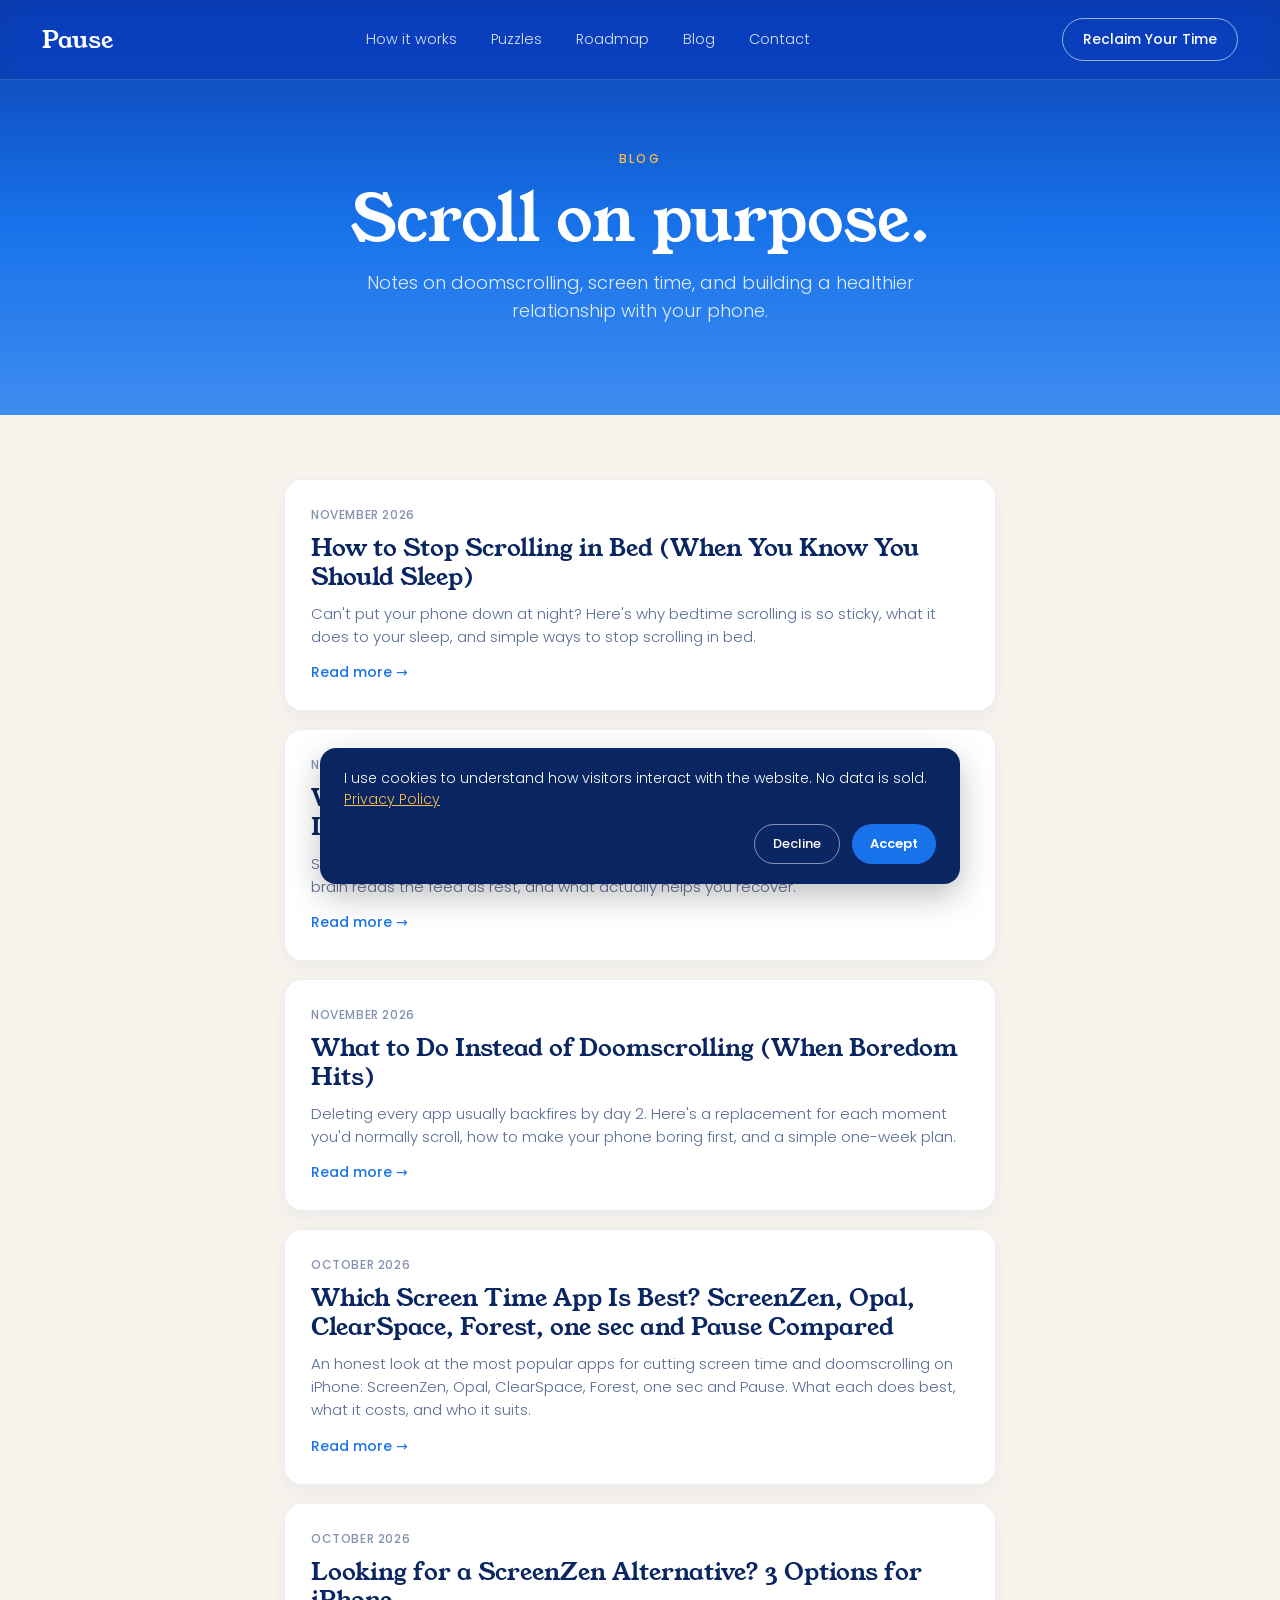
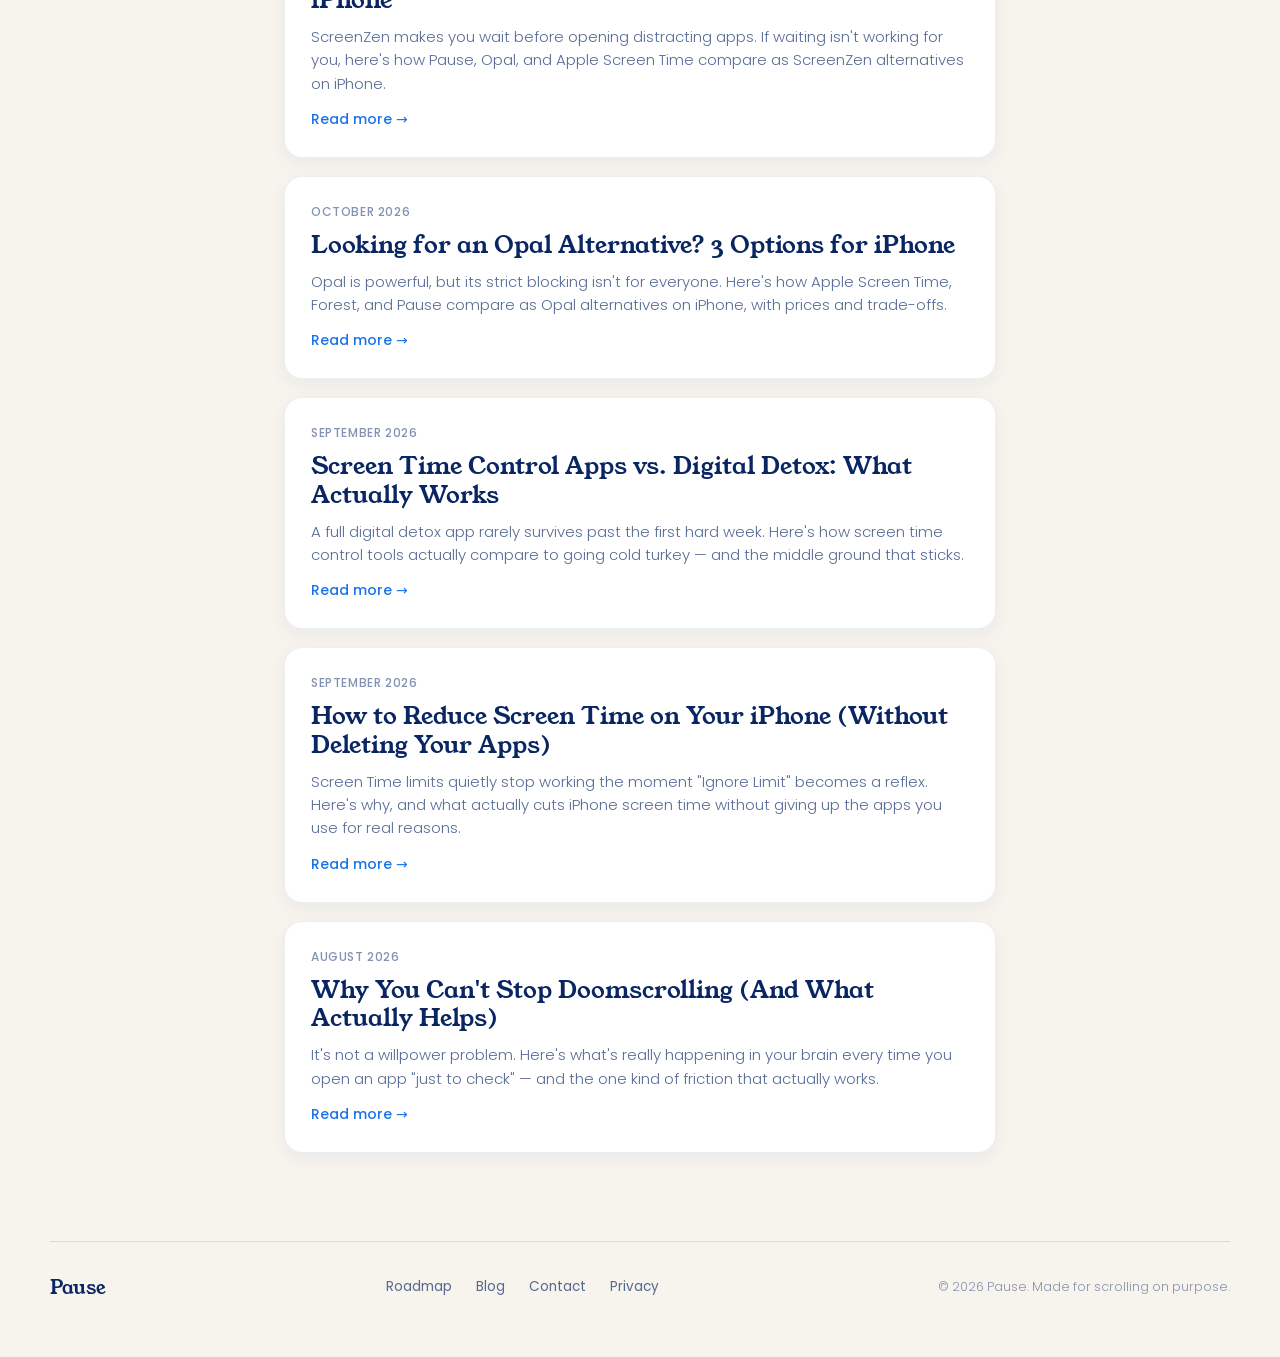
<file: blog/index.html>
<!doctype html>
<html lang="en">
<head>
<meta charset="utf-8">
<meta name="viewport" content="width=device-width, initial-scale=1">
<script>
  window.dataLayer = window.dataLayer || [];
  function gtag(){dataLayer.push(arguments);}

  // Gated behind cookie consent (see banner near end of <body>) — nothing
  // below runs until the visitor clicks "Accept".
  function pauseLoadAnalytics(){
    var ga = document.createElement('script');
    ga.async = true;
    ga.src = 'https://www.googletagmanager.com/gtag/js?id=G-41BC9Q0BG0';
    document.head.appendChild(ga);
    gtag('js', new Date());
    gtag('config', 'G-41BC9Q0BG0');

    !function(t,e){var o,n,p,r;e.__SV||(window.posthog=e,e._i=[],e.init=function(i,s,a){function g(t,e){var o=e.split(".");2==o.length&&(t=t[o[0]],e=o[1]),t[e]=function(){t.uid=t.uid||[],t.uid.push([e].concat(Array.prototype.slice.call(arguments,0)))}}(p=t.createElement("script")).type="text/javascript",p.crossOrigin="anonymous",p.async=!0,p.src=s.api_host.replace(".i.posthog.com","-assets.i.posthog.com")+"/static/array.js",(r=t.getElementsByTagName("script")[0]).parentNode.insertBefore(p,r);var u=e;for(void 0!==a?u=e[a]=[]:a="posthog",u.people=u.people||[],u.toString=function(t){var e="posthog";return"posthog"!==a&&(e+="."+a),t||(e+=" (stub)"),e},u.people.toString=function(){return u.toString(1)+".people (stub)"},o="init capture register register_once register_for_session unregister unregister_for_session getFeatureFlag getFeatureFlagPayload isFeatureEnabled reloadFeatureFlags updateEarlyAccessFeatureEnrollment getEarlyAccessFeatures on onFeatureFlags onSurveysLoaded onSessionId getSurveys getActiveMatchingSurveys renderSurvey canRenderSurvey getNextSurveyStep identify setPersonProperties group resetGroups setPersonPropertiesForFlags resetPersonPropertiesForFlags setGroupPropertiesForFlags resetGroupPropertiesForFlags reset get_distinct_id getGroups get_session_id get_session_replay_url alias set_config startSessionRecording stopSessionRecording sessionRecordingStarted captureException loadToolbar get_property getSessionProperty createPersonProfile opt_in_capturing opt_out_capturing has_opted_in_capturing has_opted_out_capturing clear_opt_in_out_capturing debug".split(" "),n=0;n<o.length;n++)g(u,o[n]);e._i.push([i,s,a])},e.__SV=1)}(document,window.posthog||[]);
    posthog.init('phc_tPxxYTZecbw68N8ZTjLtTDJawHavVP7KWQDt2kSNSm7E', {
      api_host: 'https://us.i.posthog.com',
      person_profiles: 'always'
    });
    document.addEventListener('DOMContentLoaded', function () {
      document.querySelectorAll('a[href*="apps.apple.com"]').forEach(function (link) {
        link.addEventListener('click', function () {
          posthog.capture('app_store_link_clicked', { link_location: link.className || 'unknown' });
        });
      });
    });
  }

  if (localStorage.getItem('pause_analytics_consent') === 'granted') {
    pauseLoadAnalytics();
  }
</script>
<title>Blog — Pause</title>
<meta name="description" content="Notes on doomscrolling, screen time, and building a healthier relationship with your phone — from the team behind Pause.">
<link rel="preconnect" href="https://fonts.googleapis.com">
<link rel="preconnect" href="https://fonts.gstatic.com" crossorigin>
<link href="https://fonts.googleapis.com/css2?family=Poppins:wght@300;400;500;600;700&family=Young+Serif&display=swap" rel="stylesheet">
<style>
  :root{--navy:#092663;--blue:#1873EA;--amber:#FBBC48;--cream:#F7F4EE}
  *{box-sizing:border-box;margin:0;padding:0}
  html,body{background:var(--cream);color:var(--navy);font-family:'Poppins',system-ui,sans-serif;-webkit-font-smoothing:antialiased}

  nav{
    position:fixed;top:0;left:0;right:0;z-index:50;
    display:flex;align-items:center;justify-content:space-between;
    padding:18px 42px;color:#fff;
    background:rgba(13,60,168,.72);
    backdrop-filter:saturate(150%) blur(16px);
    -webkit-backdrop-filter:saturate(150%) blur(16px);
    border-bottom:1px solid rgba(255,255,255,.14);
  }
  .wordmark{font-family:'Young Serif',serif;font-size:24px;color:#fff;text-decoration:none}
  .navlinks{display:flex;gap:34px;font-weight:300;font-size:14.5px}
  .navlinks a{color:rgba(255,255,255,.85);text-decoration:none}
  .navlinks a:hover{color:#fff}
  .navcta{
    font-weight:500;font-size:14px;padding:10px 20px;border-radius:22px;
    border:1px solid rgba(255,255,255,.6);color:#fff;text-decoration:none;
  }
  @media (max-width:820px){ .navlinks{display:none} nav{padding:14px 20px} }

  .hero{
    padding:150px 24px 90px;text-align:center;
    background:linear-gradient(180deg,#0B3DAE 0%,#1873EA 55%,#3E8CF0 100%);
    color:#fff;
  }
  .eyebrow{
    font-size:12px;font-weight:500;letter-spacing:2.4px;text-transform:uppercase;
    color:var(--amber);margin-bottom:18px;
  }
  h1{font-family:'Young Serif',serif;font-weight:400;font-size:clamp(38px,6vw,64px);margin-bottom:16px;line-height:1.05}
  .hero p{font-weight:300;font-size:18px;line-height:1.55;max-width:580px;margin:0 auto;color:rgba(255,255,255,.85)}

  main{max-width:760px;margin:0 auto;padding:64px 24px 40px}

  .post-list{display:flex;flex-direction:column;gap:18px}
  .post-card{
    display:block;border-radius:18px;padding:26px 26px;
    background:#fff;border:1px solid rgba(9,38,99,.08);
    box-shadow:0 6px 18px rgba(9,38,99,.05);
    text-decoration:none;color:var(--navy);
  }
  .post-card .date{font-size:12px;font-weight:500;letter-spacing:.6px;text-transform:uppercase;color:rgba(9,38,99,.5);margin-bottom:10px}
  .post-card h2{font-family:'Young Serif',serif;font-weight:400;font-size:24px;margin-bottom:10px;line-height:1.2}
  .post-card p{font-weight:300;font-size:15px;line-height:1.55;color:rgba(9,38,99,.68)}
  .post-card .read-more{display:inline-block;margin-top:14px;font-size:14px;font-weight:500;color:var(--blue)}

  footer{padding:48px 24px 56px}
  .footer-inner{
    max-width:1180px;margin:0 auto;padding-top:32px;
    border-top:1px solid rgba(9,38,99,.12);
    display:flex;align-items:center;justify-content:space-between;flex-wrap:wrap;gap:16px;
  }
  .footer-mark{font-family:'Young Serif',serif;font-size:19px}
  .footer-links{display:flex;gap:24px;flex-wrap:wrap}
  .footer-links a{color:rgba(9,38,99,.68);text-decoration:none;font-weight:400;font-size:13.5px}
  .footer-links a:hover{color:var(--navy)}
  .footer-copy{color:rgba(9,38,99,.48);font-weight:300;font-size:12.5px}
</style>
<link rel="canonical" href="https://try-pause.com/blog/">
<link rel="stylesheet" href="/assets/seasonal.css?v=7">
<script src="/assets/seasonal.js?v=7"></script>
<script src="/assets/nav.js?v=1" defer></script>
</head>
<body>

<nav>
  <a href="/" class="wordmark">Pause</a>
  <div class="navlinks">
    <a href="/#how-it-works">How it works</a>
    <a href="/#puzzles">Puzzles</a>
    <a href="../roadmap.html">Roadmap</a>
    <a href="/blog/">Blog</a>
    <a href="../contact.html">Contact</a>
  </div>
  <a href="https://apps.apple.com/us/app/pause-mindful-scrolling/id6781665628" class="navcta">Reclaim Your Time</a>
</nav>

<section class="hero">
  <div class="eyebrow">Blog</div>
  <h1>Scroll on purpose.</h1>
  <p>Notes on doomscrolling, screen time, and building a healthier relationship with your phone.</p>
</section>

<main>
  <div class="post-list">
    <a class="post-card" href="how-to-stop-scrolling-in-bed.html">
      <div class="date">November 2026</div>
      <h2>How to Stop Scrolling in Bed (When You Know You Should Sleep)</h2>
      <p>Can't put your phone down at night? Here's why bedtime scrolling is so sticky, what it does to your sleep, and simple ways to stop scrolling in bed.</p>
      <span class="read-more">Read more →</span>
    </a>
    <a class="post-card" href="why-scrolling-feels-like-rest.html">
      <div class="date">November 2026</div>
      <h2>Why Scrolling Feels Like Rest (And Why It Usually Isn't)</h2>
      <p>Scrolling feels like a break, but research says it rarely recharges you. Here's why your brain reads the feed as rest, and what actually helps you recover.</p>
      <span class="read-more">Read more →</span>
    </a>
    <a class="post-card" href="what-to-do-instead-of-doomscrolling.html">
      <div class="date">November 2026</div>
      <h2>What to Do Instead of Doomscrolling (When Boredom Hits)</h2>
      <p>Deleting every app usually backfires by day 2. Here's a replacement for each moment you'd normally scroll, how to make your phone boring first, and a simple one-week plan.</p>
      <span class="read-more">Read more →</span>
    </a>
    <a class="post-card" href="best-screen-time-apps-iphone.html">
      <div class="date">October 2026</div>
      <h2>Which Screen Time App Is Best? ScreenZen, Opal, ClearSpace, Forest, one sec and Pause Compared</h2>
      <p>An honest look at the most popular apps for cutting screen time and doomscrolling on iPhone: ScreenZen, Opal, ClearSpace, Forest, one sec and Pause. What each does best, what it costs, and who it suits.</p>
      <span class="read-more">Read more →</span>
    </a>
    <a class="post-card" href="screenzen-alternative.html">
      <div class="date">October 2026</div>
      <h2>Looking for a ScreenZen Alternative? 3 Options for iPhone</h2>
      <p>ScreenZen makes you wait before opening distracting apps. If waiting isn't working for you, here's how Pause, Opal, and Apple Screen Time compare as ScreenZen alternatives on iPhone.</p>
      <span class="read-more">Read more →</span>
    </a>
    <a class="post-card" href="opal-alternative.html">
      <div class="date">October 2026</div>
      <h2>Looking for an Opal Alternative? 3 Options for iPhone</h2>
      <p>Opal is powerful, but its strict blocking isn't for everyone. Here's how Apple Screen Time, Forest, and Pause compare as Opal alternatives on iPhone, with prices and trade-offs.</p>
      <span class="read-more">Read more →</span>
    </a>
    <a class="post-card" href="screen-time-control-vs-digital-detox.html">
      <div class="date">September 2026</div>
      <h2>Screen Time Control Apps vs. Digital Detox: What Actually Works</h2>
      <p>A full digital detox app rarely survives past the first hard week. Here's how screen time control tools actually compare to going cold turkey — and the middle ground that sticks.</p>
      <span class="read-more">Read more →</span>
    </a>
    <a class="post-card" href="reduce-iphone-screen-time.html">
      <div class="date">September 2026</div>
      <h2>How to Reduce Screen Time on Your iPhone (Without Deleting Your Apps)</h2>
      <p>Screen Time limits quietly stop working the moment "Ignore Limit" becomes a reflex. Here's why, and what actually cuts iPhone screen time without giving up the apps you use for real reasons.</p>
      <span class="read-more">Read more →</span>
    </a>
    <a class="post-card" href="why-you-cant-stop-doomscrolling.html">
      <div class="date">August 2026</div>
      <h2>Why You Can't Stop Doomscrolling (And What Actually Helps)</h2>
      <p>It's not a willpower problem. Here's what's really happening in your brain every time you open an app "just to check" — and the one kind of friction that actually works.</p>
      <span class="read-more">Read more →</span>
    </a>
  </div>
</main>

<footer>
  <div class="footer-inner">
    <div class="footer-mark">Pause</div>
    <div class="footer-links">
      <a href="../roadmap.html">Roadmap</a>
      <a href="/blog/">Blog</a>
      <a href="../contact.html">Contact</a>
      <a href="../privacy/">Privacy</a>
    </div>
    <div class="footer-copy">© 2026 Pause. Made for scrolling on purpose.</div>
  </div>
</footer>


<div id="pause-cookie-banner" style="display:none;position:fixed;left:16px;right:16px;bottom:16px;z-index:9999;max-width:640px;margin:0 auto;background:#092663;color:#fff;border-radius:16px;padding:20px 24px;box-shadow:0 12px 32px rgba(0,0,0,.25);font-family:'Poppins',system-ui,sans-serif;">
  <p style="margin:0 0 14px;font-size:14px;line-height:1.5;font-weight:300;">I use cookies to understand how visitors interact with the website. No data is sold. <a href="../privacy/" style="color:#FBBC48;text-decoration:underline;">Privacy Policy</a></p>
  <div style="display:flex;gap:12px;justify-content:flex-end;">
    <button id="pause-cookie-decline" style="background:transparent;border:1px solid rgba(255,255,255,.5);color:#fff;padding:9px 18px;border-radius:20px;font-size:13px;font-weight:500;cursor:pointer;font-family:inherit;">Decline</button>
    <button id="pause-cookie-accept" style="background:#1873EA;border:none;color:#fff;padding:9px 18px;border-radius:20px;font-size:13px;font-weight:600;cursor:pointer;font-family:inherit;">Accept</button>
  </div>
</div>
<script>
(function () {
  var KEY = 'pause_analytics_consent';
  if (localStorage.getItem(KEY)) return; // already decided on a prior visit
  var banner = document.getElementById('pause-cookie-banner');
  banner.style.display = 'block';
  document.getElementById('pause-cookie-accept').onclick = function () {
    localStorage.setItem(KEY, 'granted');
    banner.style.display = 'none';
    if (typeof pauseLoadAnalytics === 'function') pauseLoadAnalytics();
  };
  document.getElementById('pause-cookie-decline').onclick = function () {
    localStorage.setItem(KEY, 'denied');
    banner.style.display = 'none';
  };
})();
</script>
</body>
</html>
</file>
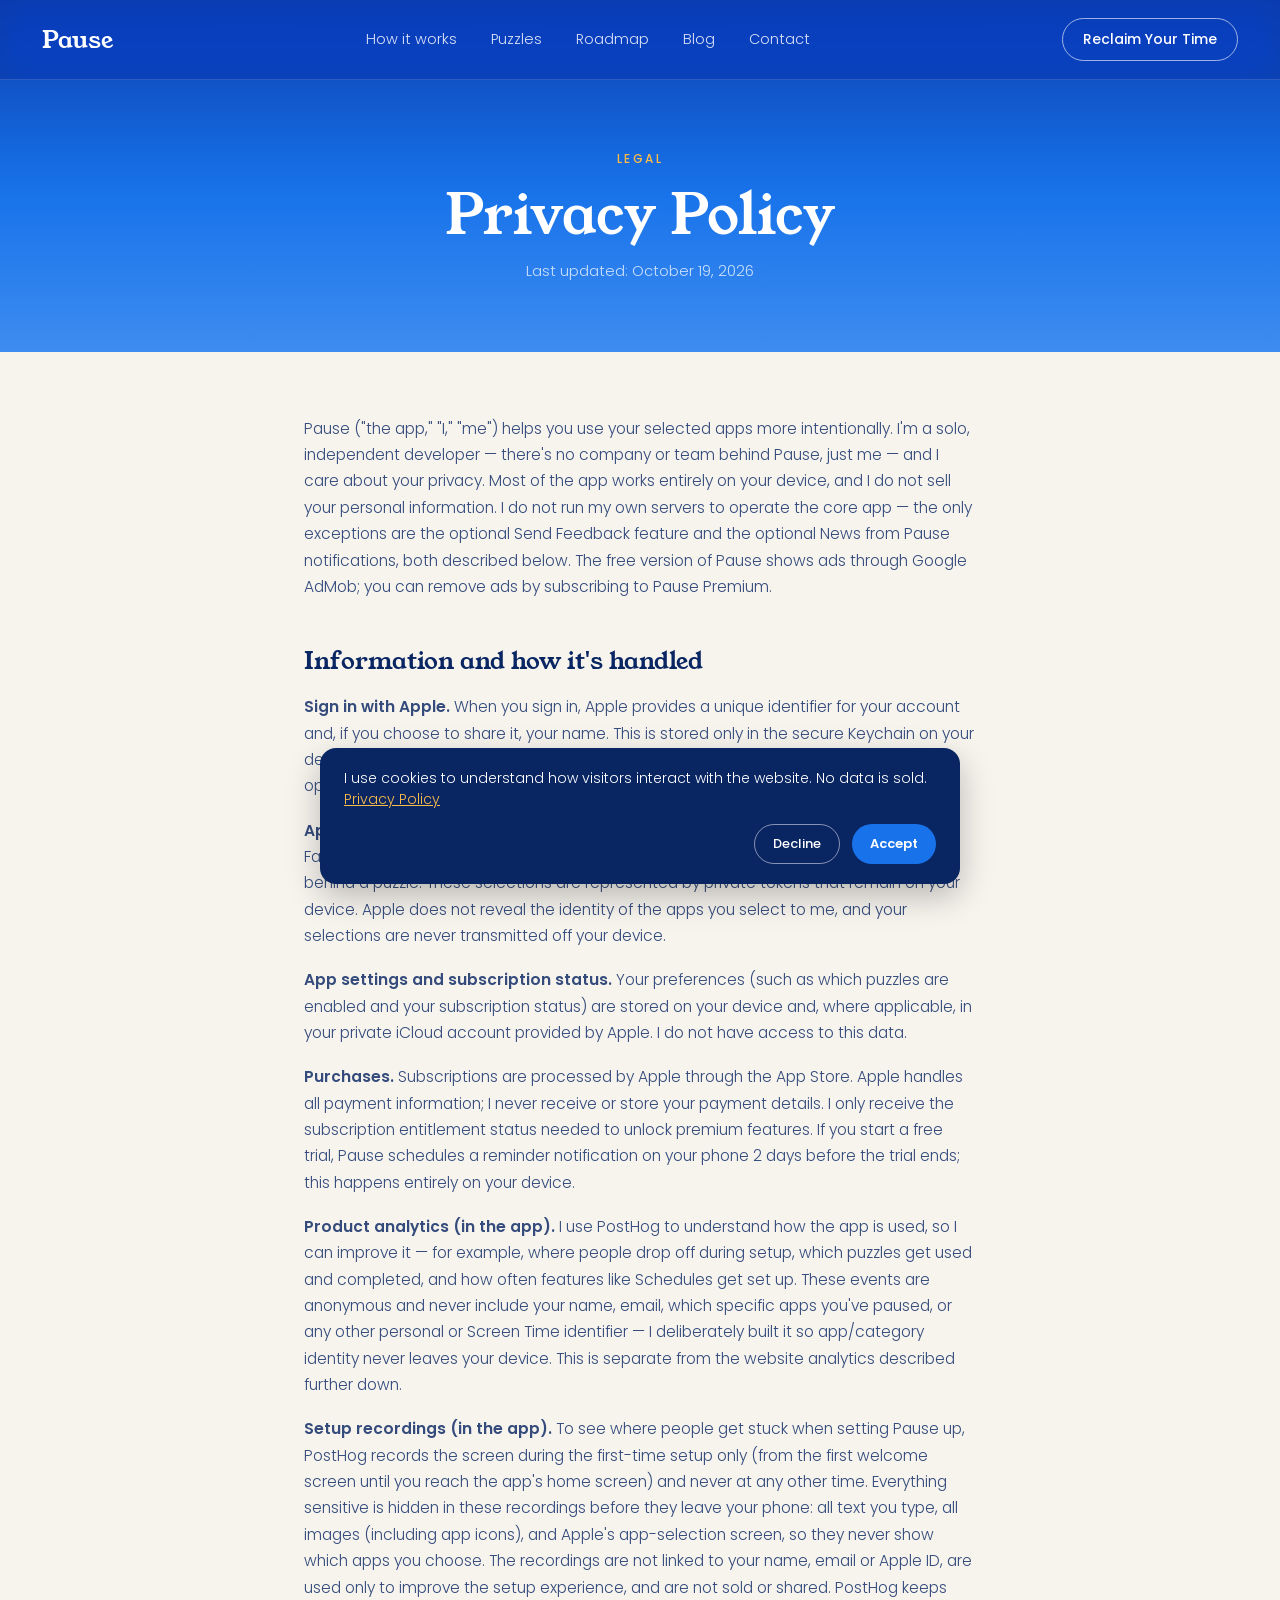
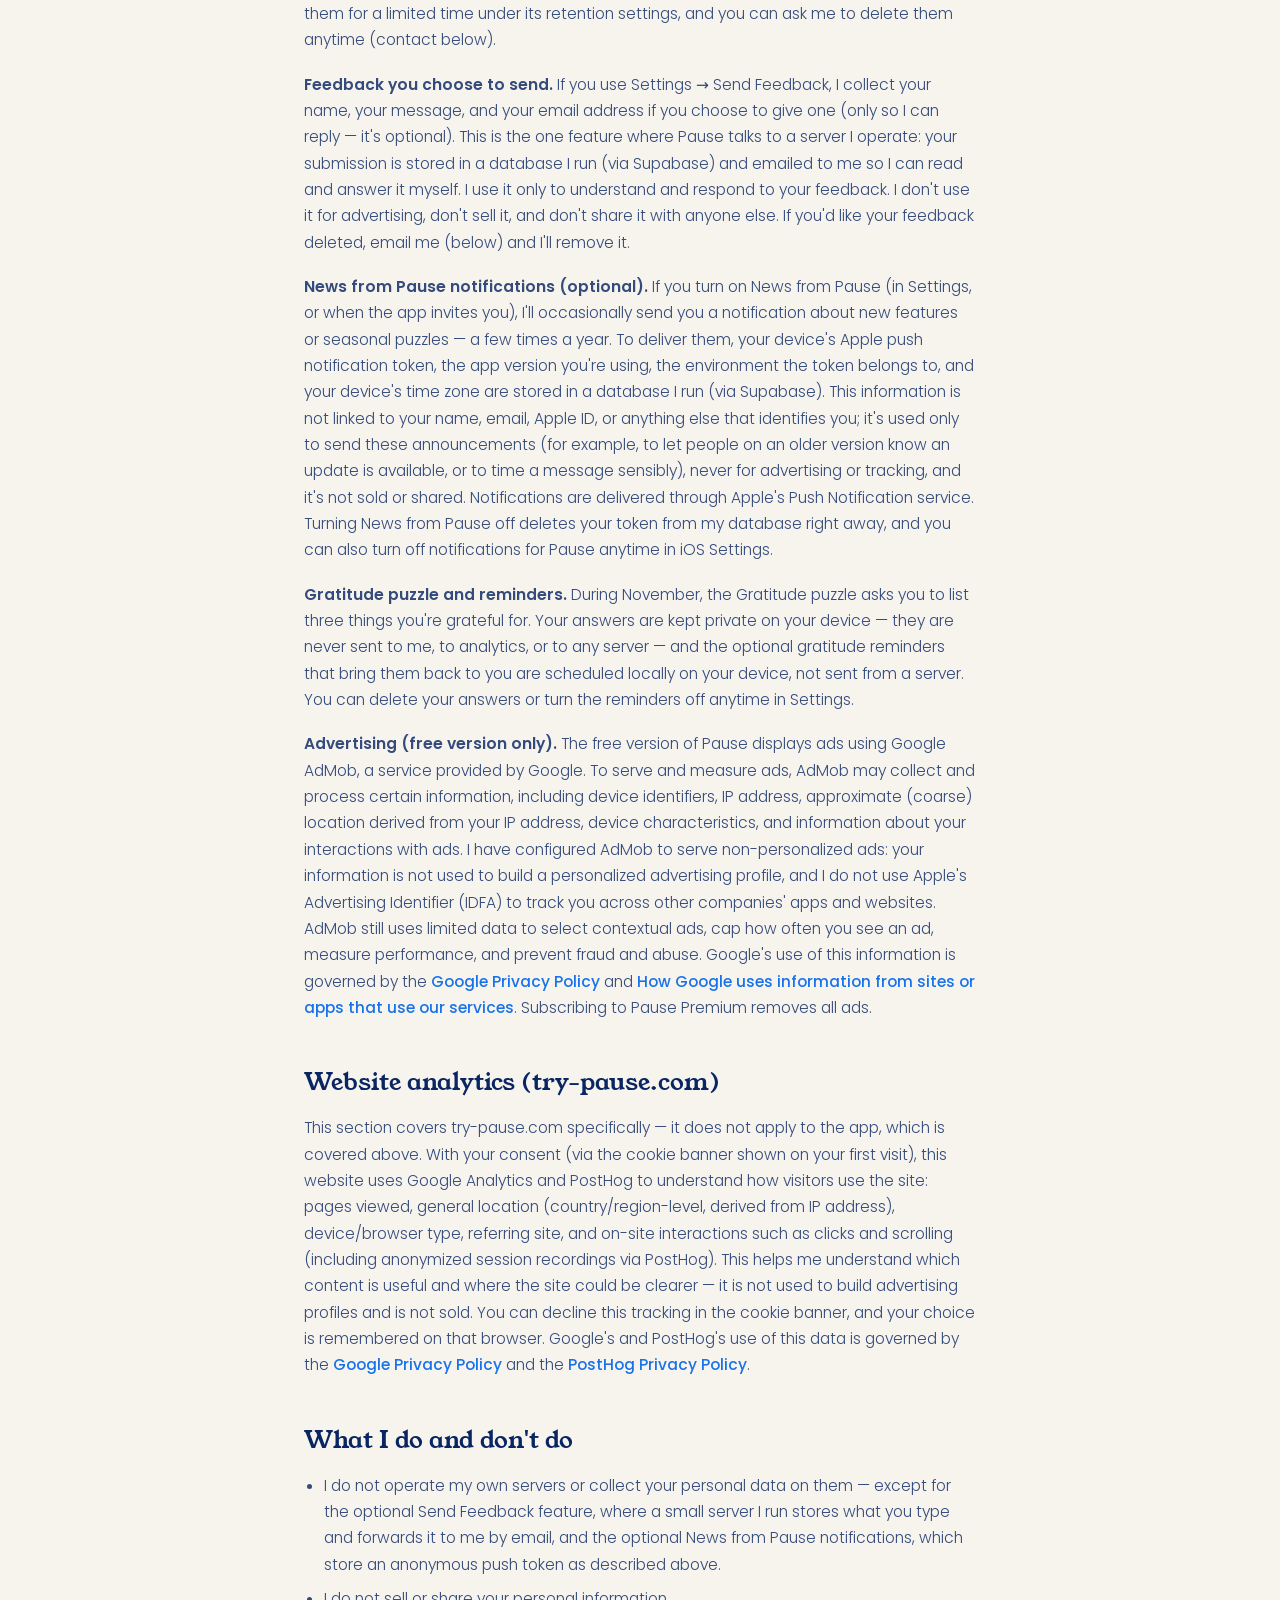
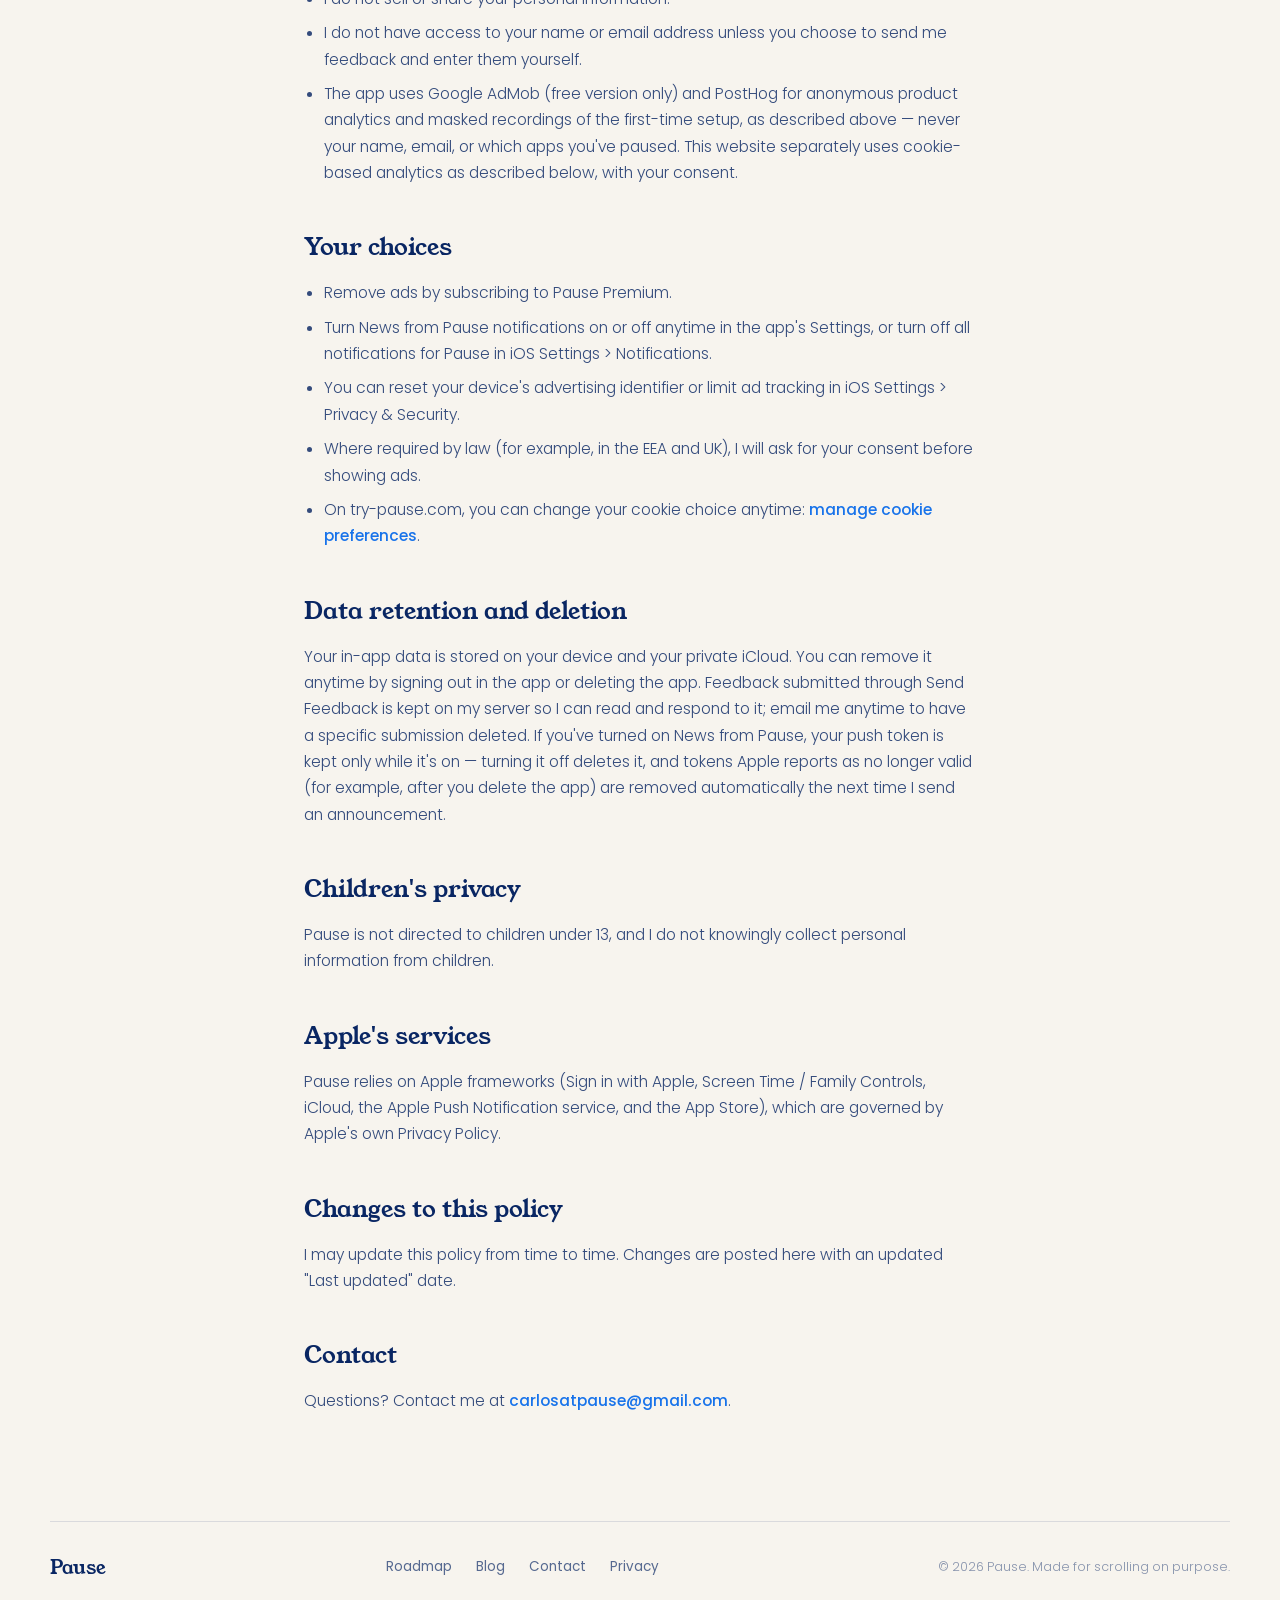
<file: privacy/index.html>
<!doctype html>
<html lang="en">
<head>
<meta charset="utf-8">
<meta name="viewport" content="width=device-width, initial-scale=1">
<script>
  window.dataLayer = window.dataLayer || [];
  function gtag(){dataLayer.push(arguments);}

  // Gated behind cookie consent (see banner near end of <body>) — nothing
  // below runs until the visitor clicks "Accept".
  function pauseLoadAnalytics(){
    var ga = document.createElement('script');
    ga.async = true;
    ga.src = 'https://www.googletagmanager.com/gtag/js?id=G-41BC9Q0BG0';
    document.head.appendChild(ga);
    gtag('js', new Date());
    gtag('config', 'G-41BC9Q0BG0');

    !function(t,e){var o,n,p,r;e.__SV||(window.posthog=e,e._i=[],e.init=function(i,s,a){function g(t,e){var o=e.split(".");2==o.length&&(t=t[o[0]],e=o[1]),t[e]=function(){t.uid=t.uid||[],t.uid.push([e].concat(Array.prototype.slice.call(arguments,0)))}}(p=t.createElement("script")).type="text/javascript",p.crossOrigin="anonymous",p.async=!0,p.src=s.api_host.replace(".i.posthog.com","-assets.i.posthog.com")+"/static/array.js",(r=t.getElementsByTagName("script")[0]).parentNode.insertBefore(p,r);var u=e;for(void 0!==a?u=e[a]=[]:a="posthog",u.people=u.people||[],u.toString=function(t){var e="posthog";return"posthog"!==a&&(e+="."+a),t||(e+=" (stub)"),e},u.people.toString=function(){return u.toString(1)+".people (stub)"},o="init capture register register_once register_for_session unregister unregister_for_session getFeatureFlag getFeatureFlagPayload isFeatureEnabled reloadFeatureFlags updateEarlyAccessFeatureEnrollment getEarlyAccessFeatures on onFeatureFlags onSurveysLoaded onSessionId getSurveys getActiveMatchingSurveys renderSurvey canRenderSurvey getNextSurveyStep identify setPersonProperties group resetGroups setPersonPropertiesForFlags resetPersonPropertiesForFlags setGroupPropertiesForFlags resetGroupPropertiesForFlags reset get_distinct_id getGroups get_session_id get_session_replay_url alias set_config startSessionRecording stopSessionRecording sessionRecordingStarted captureException loadToolbar get_property getSessionProperty createPersonProfile opt_in_capturing opt_out_capturing has_opted_in_capturing has_opted_out_capturing clear_opt_in_out_capturing debug".split(" "),n=0;n<o.length;n++)g(u,o[n]);e._i.push([i,s,a])},e.__SV=1)}(document,window.posthog||[]);
    posthog.init('phc_tPxxYTZecbw68N8ZTjLtTDJawHavVP7KWQDt2kSNSm7E', {
      api_host: 'https://us.i.posthog.com',
      person_profiles: 'always'
    });
    document.addEventListener('DOMContentLoaded', function () {
      document.querySelectorAll('a[href*="apps.apple.com"]').forEach(function (link) {
        link.addEventListener('click', function () {
          posthog.capture('app_store_link_clicked', { link_location: link.className || 'unknown' });
        });
      });
    });
  }

  if (localStorage.getItem('pause_analytics_consent') === 'granted') {
    pauseLoadAnalytics();
  }
</script>
<title>Privacy Policy — Pause</title>
<link rel="preconnect" href="https://fonts.googleapis.com">
<link rel="preconnect" href="https://fonts.gstatic.com" crossorigin>
<link href="https://fonts.googleapis.com/css2?family=Poppins:wght@300;400;500;600;700&family=Young+Serif&display=swap" rel="stylesheet">
<style>
  :root{--navy:#092663;--blue:#1873EA;--amber:#FBBC48;--cream:#F7F4EE}
  *{box-sizing:border-box;margin:0;padding:0}
  html,body{background:var(--cream);color:var(--navy);font-family:'Poppins',system-ui,sans-serif;-webkit-font-smoothing:antialiased}

  nav{
    position:fixed;top:0;left:0;right:0;z-index:50;
    display:flex;align-items:center;justify-content:space-between;
    padding:18px 42px;color:#fff;
    background:rgba(13,60,168,.72);
    backdrop-filter:saturate(150%) blur(16px);
    -webkit-backdrop-filter:saturate(150%) blur(16px);
    border-bottom:1px solid rgba(255,255,255,.14);
  }
  .wordmark{font-family:'Young Serif',serif;font-size:24px;color:#fff;text-decoration:none}
  .navlinks{display:flex;gap:34px;font-weight:300;font-size:14.5px}
  .navlinks a{color:rgba(255,255,255,.85);text-decoration:none}
  .navlinks a:hover{color:#fff}
  .navcta{
    font-weight:500;font-size:14px;padding:10px 20px;border-radius:22px;
    border:1px solid rgba(255,255,255,.6);color:#fff;text-decoration:none;
  }
  @media (max-width:820px){ .navlinks{display:none} nav{padding:14px 20px} }

  .hero{
    padding:150px 24px 70px;text-align:center;
    background:linear-gradient(180deg,#0B3DAE 0%,#1873EA 55%,#3E8CF0 100%);
    color:#fff;
  }
  .eyebrow{
    font-size:12px;font-weight:500;letter-spacing:2.4px;text-transform:uppercase;
    color:var(--amber);margin-bottom:18px;
  }
  h1{font-family:'Young Serif',serif;font-weight:400;font-size:clamp(34px,5.5vw,56px);margin-bottom:14px;line-height:1.05}
  .hero p{font-weight:300;font-size:15px;color:rgba(255,255,255,.75)}

  main{max-width:720px;margin:0 auto;padding:64px 24px 40px}

  .legal p{
    font-weight:300;font-size:15.5px;line-height:1.7;color:rgba(9,38,99,.82);
    margin-bottom:18px;
  }
  .legal h2{
    font-family:'Young Serif',serif;font-weight:400;font-size:24px;
    margin:44px 0 16px;
  }
  .legal h2:first-child{margin-top:0}
  .legal ul{margin:0 0 18px 20px}
  .legal li{
    font-weight:300;font-size:15.5px;line-height:1.7;color:rgba(9,38,99,.82);
    margin-bottom:8px;
  }
  .legal a{color:var(--blue);text-decoration:none;font-weight:500}
  .legal a:hover{text-decoration:underline}
  .legal strong{font-weight:600}

  footer{padding:48px 24px 56px}
  .footer-inner{
    max-width:1180px;margin:0 auto;padding-top:32px;
    border-top:1px solid rgba(9,38,99,.12);
    display:flex;align-items:center;justify-content:space-between;flex-wrap:wrap;gap:16px;
  }
  .footer-mark{font-family:'Young Serif',serif;font-size:19px}
  .footer-links{display:flex;gap:24px;flex-wrap:wrap}
  .footer-links a{color:rgba(9,38,99,.68);text-decoration:none;font-weight:400;font-size:13.5px}
  .footer-links a:hover{color:var(--navy)}
  .footer-copy{color:rgba(9,38,99,.48);font-weight:300;font-size:12.5px}
</style>
<link rel="canonical" href="https://try-pause.com/privacy/">
<link rel="stylesheet" href="/assets/seasonal.css?v=7">
<script src="/assets/seasonal.js?v=7"></script>
<script src="/assets/nav.js?v=1" defer></script>
</head>
<body>

<nav>
  <a href="/" class="wordmark">Pause</a>
  <div class="navlinks">
    <a href="/#how-it-works">How it works</a>
    <a href="/#puzzles">Puzzles</a>
    <a href="../roadmap.html">Roadmap</a>
    <a href="../blog/">Blog</a>
    <a href="../contact.html">Contact</a>
  </div>
  <a href="https://apps.apple.com/us/app/pause-mindful-scrolling/id6781665628" class="navcta">Reclaim Your Time</a>
</nav>

<section class="hero">
  <div class="eyebrow">Legal</div>
  <h1>Privacy Policy</h1>
  <p>Last updated: October 19, 2026</p>
</section>

<main>
  <div class="legal">
    <p>Pause ("the app," "I," "me") helps you use your selected apps more intentionally. I'm a solo, independent developer — there's no company or team behind Pause, just me — and I care about your privacy. Most of the app works entirely on your device, and I do not sell your personal information. I do not run my own servers to operate the core app — the only exceptions are the optional Send Feedback feature and the optional News from Pause notifications, both described below. The free version of Pause shows ads through Google AdMob; you can remove ads by subscribing to Pause Premium.</p>

    <h2>Information and how it's handled</h2>

    <p><strong>Sign in with Apple.</strong> When you sign in, Apple provides a unique identifier for your account and, if you choose to share it, your name. This is stored only in the secure Keychain on your device and is used solely to sign you in. I do not request your email address, and I do not operate servers that receive this information.</p>

    <p><strong>Apps you choose to pause (Screen Time data).</strong> Pause uses Apple's Screen Time / Family Controls framework so you can select the apps and categories you want to put behind a puzzle. These selections are represented by private tokens that remain on your device. Apple does not reveal the identity of the apps you select to me, and your selections are never transmitted off your device.</p>

    <p><strong>App settings and subscription status.</strong> Your preferences (such as which puzzles are enabled and your subscription status) are stored on your device and, where applicable, in your private iCloud account provided by Apple. I do not have access to this data.</p>

    <p><strong>Purchases.</strong> Subscriptions are processed by Apple through the App Store. Apple handles all payment information; I never receive or store your payment details. I only receive the subscription entitlement status needed to unlock premium features. If you start a free trial, Pause schedules a reminder notification on your phone 2 days before the trial ends; this happens entirely on your device.</p>

    <p><strong>Product analytics (in the app).</strong> I use PostHog to understand how the app is used, so I can improve it — for example, where people drop off during setup, which puzzles get used and completed, and how often features like Schedules get set up. These events are anonymous and never include your name, email, which specific apps you've paused, or any other personal or Screen Time identifier — I deliberately built it so app/category identity never leaves your device. This is separate from the website analytics described further down.</p>

    <p><strong>Setup recordings (in the app).</strong> To see where people get stuck when setting Pause up, PostHog records the screen during the first-time setup only (from the first welcome screen until you reach the app's home screen) and never at any other time. Everything sensitive is hidden in these recordings before they leave your phone: all text you type, all images (including app icons), and Apple's app-selection screen, so they never show which apps you choose. The recordings are not linked to your name, email or Apple ID, are used only to improve the setup experience, and are not sold or shared. PostHog keeps them for a limited time under its retention settings, and you can ask me to delete them anytime (contact below).</p>

    <p><strong>Feedback you choose to send.</strong> If you use Settings → Send Feedback, I collect your name, your message, and your email address if you choose to give one (only so I can reply — it's optional). This is the one feature where Pause talks to a server I operate: your submission is stored in a database I run (via Supabase) and emailed to me so I can read and answer it myself. I use it only to understand and respond to your feedback. I don't use it for advertising, don't sell it, and don't share it with anyone else. If you'd like your feedback deleted, email me (below) and I'll remove it.</p>

    <p><strong>News from Pause notifications (optional).</strong> If you turn on News from Pause (in Settings, or when the app invites you), I'll occasionally send you a notification about new features or seasonal puzzles — a few times a year. To deliver them, your device's Apple push notification token, the app version you're using, the environment the token belongs to, and your device's time zone are stored in a database I run (via Supabase). This information is not linked to your name, email, Apple ID, or anything else that identifies you; it's used only to send these announcements (for example, to let people on an older version know an update is available, or to time a message sensibly), never for advertising or tracking, and it's not sold or shared. Notifications are delivered through Apple's Push Notification service. Turning News from Pause off deletes your token from my database right away, and you can also turn off notifications for Pause anytime in iOS Settings.</p>

    <p><strong>Gratitude puzzle and reminders.</strong> During November, the Gratitude puzzle asks you to list three things you're grateful for. Your answers are kept private on your device — they are never sent to me, to analytics, or to any server — and the optional gratitude reminders that bring them back to you are scheduled locally on your device, not sent from a server. You can delete your answers or turn the reminders off anytime in Settings.</p>

    <p><strong>Advertising (free version only).</strong> The free version of Pause displays ads using Google AdMob, a service provided by Google. To serve and measure ads, AdMob may collect and process certain information, including device identifiers, IP address, approximate (coarse) location derived from your IP address, device characteristics, and information about your interactions with ads. I have configured AdMob to serve non-personalized ads: your information is not used to build a personalized advertising profile, and I do not use Apple's Advertising Identifier (IDFA) to track you across other companies' apps and websites. AdMob still uses limited data to select contextual ads, cap how often you see an ad, measure performance, and prevent fraud and abuse. Google's use of this information is governed by the <a href="https://policies.google.com/privacy" target="_blank" rel="noopener">Google Privacy Policy</a> and <a href="https://policies.google.com/technologies/partner-sites" target="_blank" rel="noopener">How Google uses information from sites or apps that use our services</a>. Subscribing to Pause Premium removes all ads.</p>

    <h2>Website analytics (try-pause.com)</h2>
    <p>This section covers try-pause.com specifically — it does not apply to the app, which is covered above. With your consent (via the cookie banner shown on your first visit), this website uses Google Analytics and PostHog to understand how visitors use the site: pages viewed, general location (country/region-level, derived from IP address), device/browser type, referring site, and on-site interactions such as clicks and scrolling (including anonymized session recordings via PostHog). This helps me understand which content is useful and where the site could be clearer — it is not used to build advertising profiles and is not sold. You can decline this tracking in the cookie banner, and your choice is remembered on that browser. Google's and PostHog's use of this data is governed by the <a href="https://policies.google.com/privacy" target="_blank" rel="noopener">Google Privacy Policy</a> and the <a href="https://posthog.com/privacy" target="_blank" rel="noopener">PostHog Privacy Policy</a>.</p>

    <h2>What I do and don't do</h2>
    <ul>
      <li>I do not operate my own servers or collect your personal data on them — except for the optional Send Feedback feature, where a small server I run stores what you type and forwards it to me by email, and the optional News from Pause notifications, which store an anonymous push token as described above.</li>
      <li>I do not sell or share your personal information.</li>
      <li>I do not have access to your name or email address unless you choose to send me feedback and enter them yourself.</li>
      <li>The app uses Google AdMob (free version only) and PostHog for anonymous product analytics and masked recordings of the first-time setup, as described above — never your name, email, or which apps you've paused. This website separately uses cookie-based analytics as described below, with your consent.</li>
    </ul>

    <h2>Your choices</h2>
    <ul>
      <li>Remove ads by subscribing to Pause Premium.</li>
      <li>Turn News from Pause notifications on or off anytime in the app's Settings, or turn off all notifications for Pause in iOS Settings &gt; Notifications.</li>
      <li>You can reset your device's advertising identifier or limit ad tracking in iOS Settings &gt; Privacy &amp; Security.</li>
      <li>Where required by law (for example, in the EEA and UK), I will ask for your consent before showing ads.</li>
      <li>On try-pause.com, you can change your cookie choice anytime: <a href="#" onclick="localStorage.removeItem('pause_analytics_consent'); location.reload(); return false;">manage cookie preferences</a>.</li>
    </ul>

    <h2>Data retention and deletion</h2>
    <p>Your in-app data is stored on your device and your private iCloud. You can remove it anytime by signing out in the app or deleting the app. Feedback submitted through Send Feedback is kept on my server so I can read and respond to it; email me anytime to have a specific submission deleted. If you've turned on News from Pause, your push token is kept only while it's on — turning it off deletes it, and tokens Apple reports as no longer valid (for example, after you delete the app) are removed automatically the next time I send an announcement.</p>

    <h2>Children's privacy</h2>
    <p>Pause is not directed to children under 13, and I do not knowingly collect personal information from children.</p>

    <h2>Apple's services</h2>
    <p>Pause relies on Apple frameworks (Sign in with Apple, Screen Time / Family Controls, iCloud, the Apple Push Notification service, and the App Store), which are governed by Apple's own Privacy Policy.</p>

    <h2>Changes to this policy</h2>
    <p>I may update this policy from time to time. Changes are posted here with an updated "Last updated" date.</p>

    <h2>Contact</h2>
    <p>Questions? Contact me at <a href="mailto:carlosatpause@gmail.com">carlosatpause@gmail.com</a>.</p>
  </div>
</main>

<footer>
  <div class="footer-inner">
    <div class="footer-mark">Pause</div>
    <div class="footer-links">
      <a href="../roadmap.html">Roadmap</a>
      <a href="../blog/">Blog</a>
      <a href="../contact.html">Contact</a>
      <a href="../privacy/">Privacy</a>
    </div>
    <div class="footer-copy">© 2026 Pause. Made for scrolling on purpose.</div>
  </div>
</footer>


<div id="pause-cookie-banner" style="display:none;position:fixed;left:16px;right:16px;bottom:16px;z-index:9999;max-width:640px;margin:0 auto;background:#092663;color:#fff;border-radius:16px;padding:20px 24px;box-shadow:0 12px 32px rgba(0,0,0,.25);font-family:'Poppins',system-ui,sans-serif;">
  <p style="margin:0 0 14px;font-size:14px;line-height:1.5;font-weight:300;">I use cookies to understand how visitors interact with the website. No data is sold. <a href="../privacy/" style="color:#FBBC48;text-decoration:underline;">Privacy Policy</a></p>
  <div style="display:flex;gap:12px;justify-content:flex-end;">
    <button id="pause-cookie-decline" style="background:transparent;border:1px solid rgba(255,255,255,.5);color:#fff;padding:9px 18px;border-radius:20px;font-size:13px;font-weight:500;cursor:pointer;font-family:inherit;">Decline</button>
    <button id="pause-cookie-accept" style="background:#1873EA;border:none;color:#fff;padding:9px 18px;border-radius:20px;font-size:13px;font-weight:600;cursor:pointer;font-family:inherit;">Accept</button>
  </div>
</div>
<script>
(function () {
  var KEY = 'pause_analytics_consent';
  if (localStorage.getItem(KEY)) return; // already decided on a prior visit
  var banner = document.getElementById('pause-cookie-banner');
  banner.style.display = 'block';
  document.getElementById('pause-cookie-accept').onclick = function () {
    localStorage.setItem(KEY, 'granted');
    banner.style.display = 'none';
    if (typeof pauseLoadAnalytics === 'function') pauseLoadAnalytics();
  };
  document.getElementById('pause-cookie-decline').onclick = function () {
    localStorage.setItem(KEY, 'denied');
    banner.style.display = 'none';
  };
})();
</script>
</body>
</html>
</file>
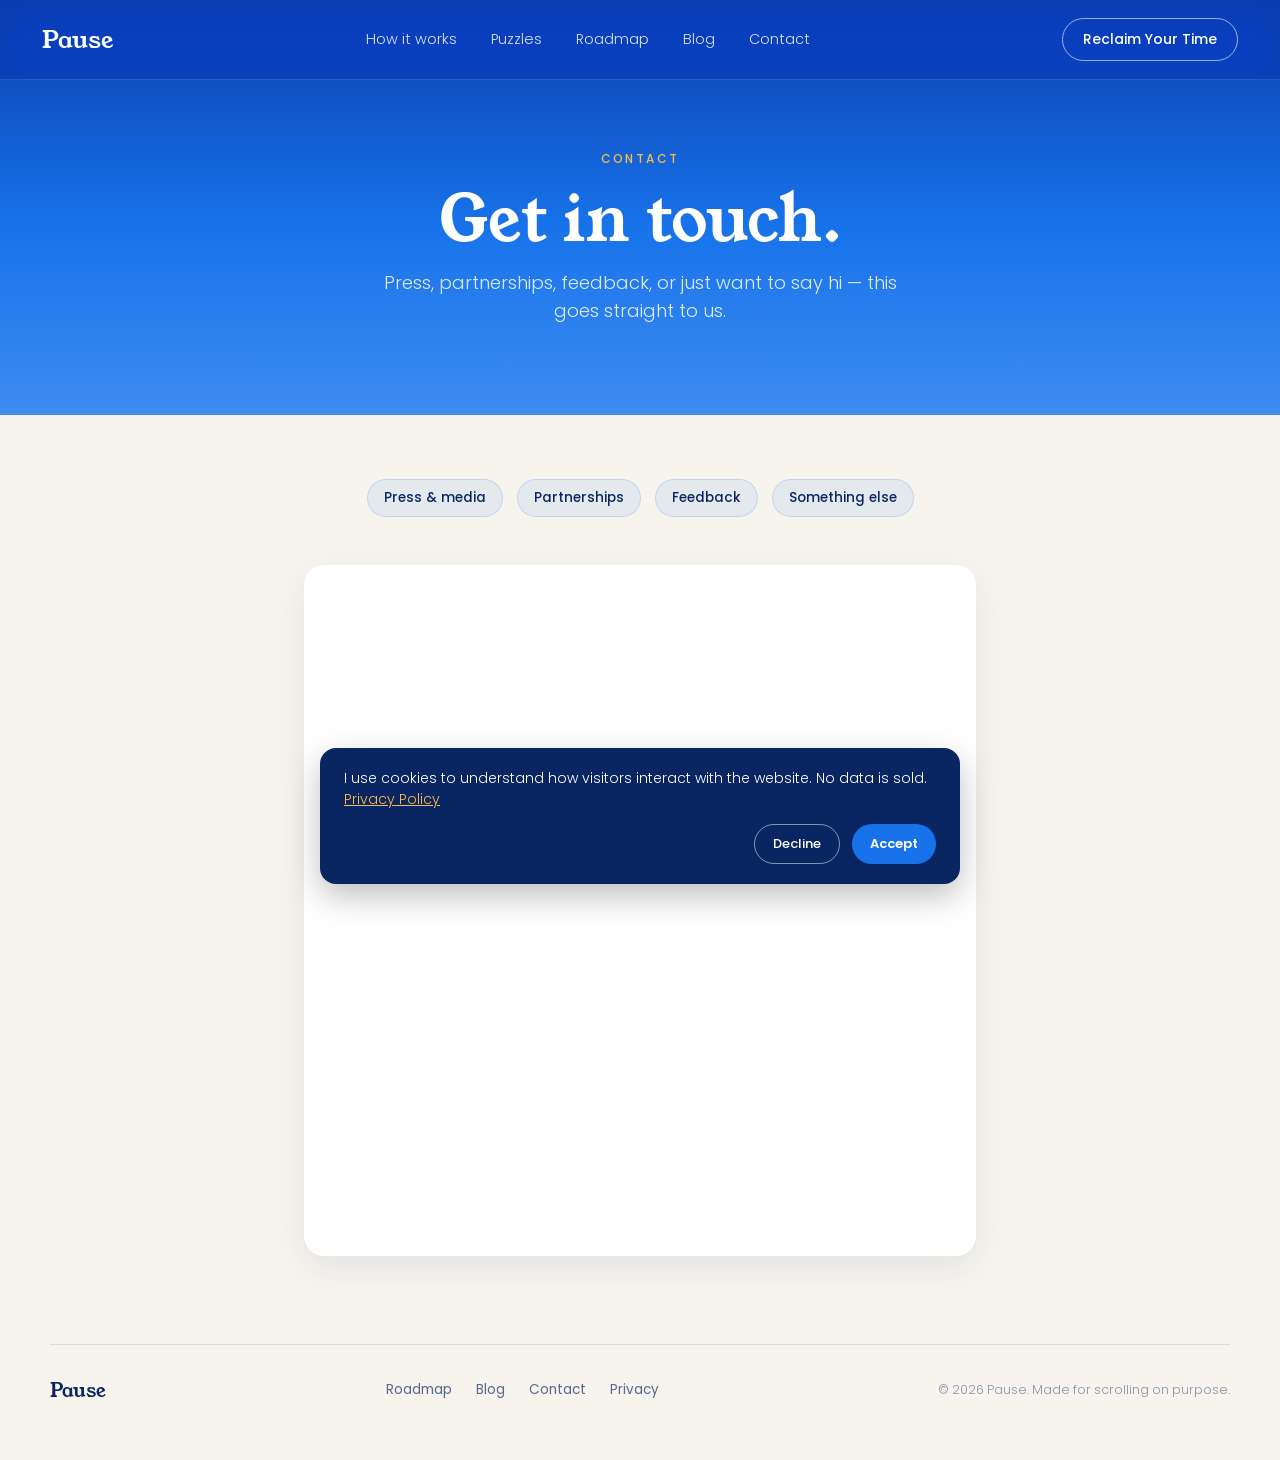
<file: support/index.html>
<!doctype html>
<html lang="en">
<head>
<meta charset="utf-8">
<meta name="viewport" content="width=device-width, initial-scale=1">
<!-- The App Store listing's Support URL points here; send visitors to Contact. -->
<title>Support — Pause</title>
<link rel="canonical" href="https://try-pause.com/contact.html">
<meta http-equiv="refresh" content="0; url=/contact.html">
<script>location.replace('/contact.html');</script>
<style>body{font-family:system-ui,sans-serif;background:#F7F4EE;color:#092663;padding:48px 24px;text-align:center}a{color:#1873EA}</style>
</head>
<body>
<p>Taking you to <a href="/contact.html">Pause support</a>…</p>
</body>
</html>
</file>
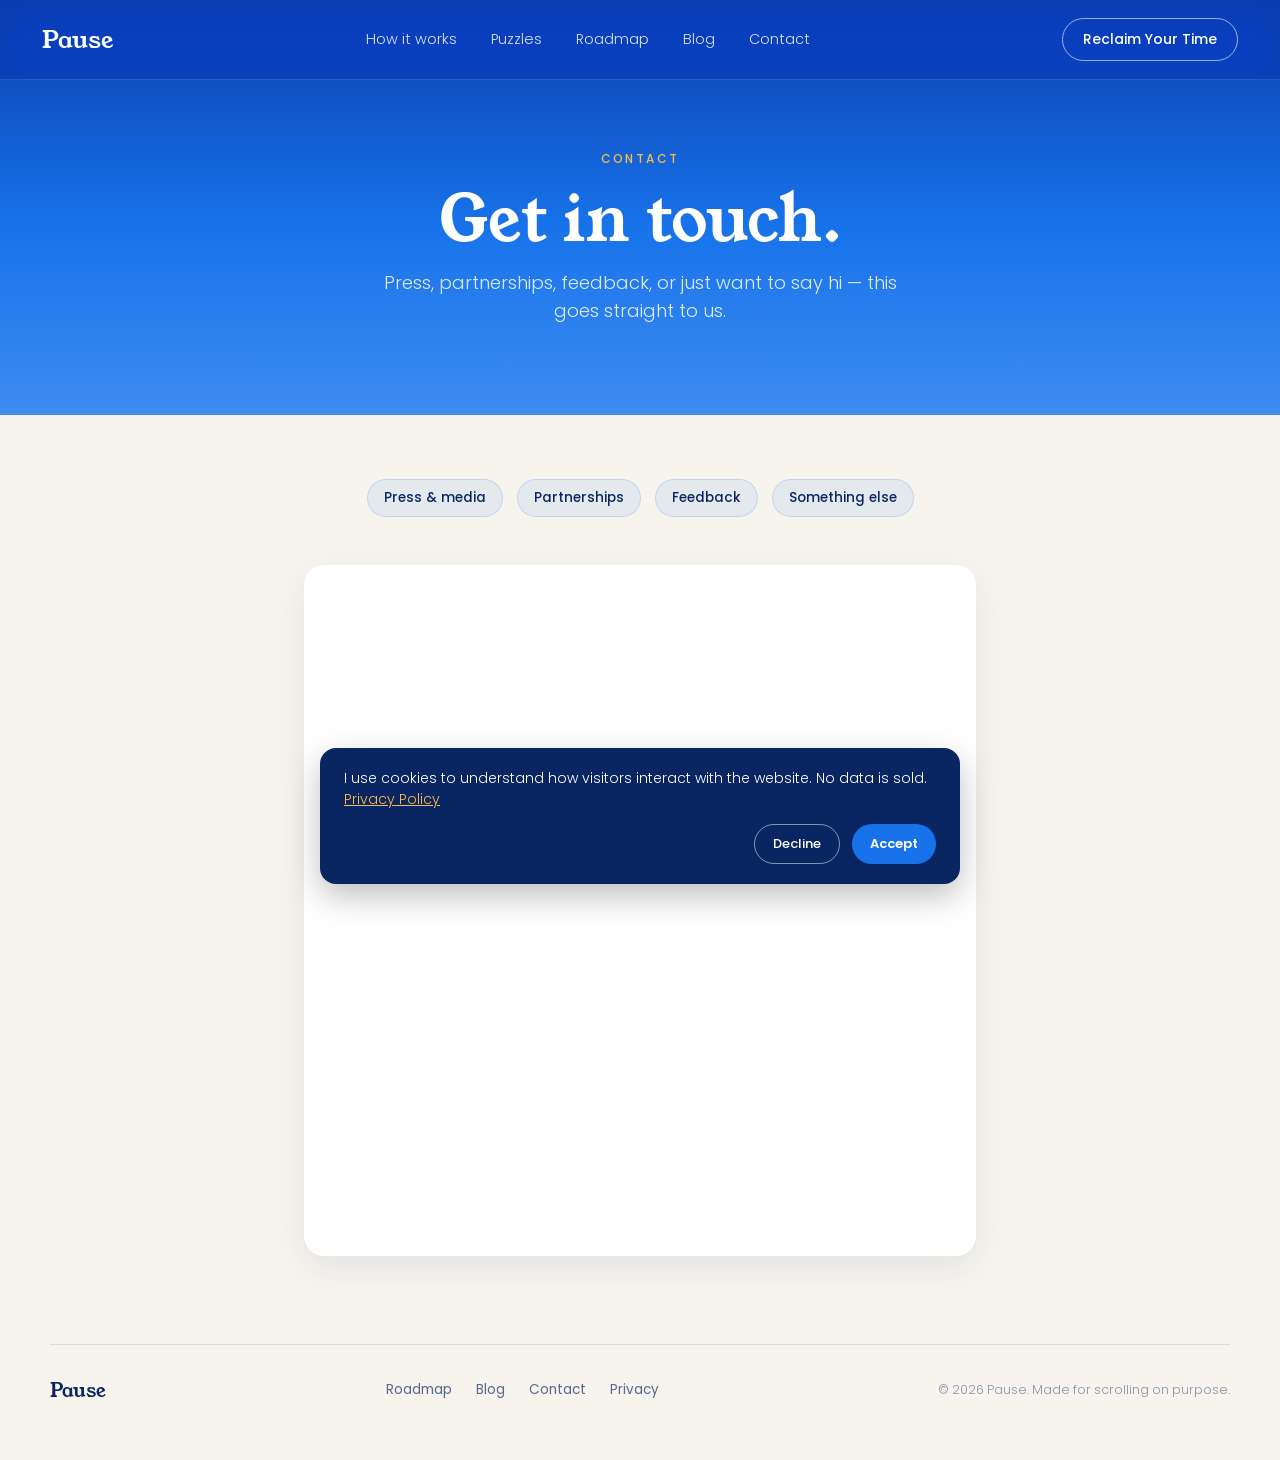
<file: contact.html>
<!doctype html>
<html lang="en">
<head>
<meta charset="utf-8">
<meta name="viewport" content="width=device-width, initial-scale=1">
<script>
  window.dataLayer = window.dataLayer || [];
  function gtag(){dataLayer.push(arguments);}

  // Gated behind cookie consent (see banner near end of <body>) — nothing
  // below runs until the visitor clicks "Accept".
  function pauseLoadAnalytics(){
    var ga = document.createElement('script');
    ga.async = true;
    ga.src = 'https://www.googletagmanager.com/gtag/js?id=G-41BC9Q0BG0';
    document.head.appendChild(ga);
    gtag('js', new Date());
    gtag('config', 'G-41BC9Q0BG0');

    !function(t,e){var o,n,p,r;e.__SV||(window.posthog=e,e._i=[],e.init=function(i,s,a){function g(t,e){var o=e.split(".");2==o.length&&(t=t[o[0]],e=o[1]),t[e]=function(){t.uid=t.uid||[],t.uid.push([e].concat(Array.prototype.slice.call(arguments,0)))}}(p=t.createElement("script")).type="text/javascript",p.crossOrigin="anonymous",p.async=!0,p.src=s.api_host.replace(".i.posthog.com","-assets.i.posthog.com")+"/static/array.js",(r=t.getElementsByTagName("script")[0]).parentNode.insertBefore(p,r);var u=e;for(void 0!==a?u=e[a]=[]:a="posthog",u.people=u.people||[],u.toString=function(t){var e="posthog";return"posthog"!==a&&(e+="."+a),t||(e+=" (stub)"),e},u.people.toString=function(){return u.toString(1)+".people (stub)"},o="init capture register register_once register_for_session unregister unregister_for_session getFeatureFlag getFeatureFlagPayload isFeatureEnabled reloadFeatureFlags updateEarlyAccessFeatureEnrollment getEarlyAccessFeatures on onFeatureFlags onSurveysLoaded onSessionId getSurveys getActiveMatchingSurveys renderSurvey canRenderSurvey getNextSurveyStep identify setPersonProperties group resetGroups setPersonPropertiesForFlags resetPersonPropertiesForFlags setGroupPropertiesForFlags resetGroupPropertiesForFlags reset get_distinct_id getGroups get_session_id get_session_replay_url alias set_config startSessionRecording stopSessionRecording sessionRecordingStarted captureException loadToolbar get_property getSessionProperty createPersonProfile opt_in_capturing opt_out_capturing has_opted_in_capturing has_opted_out_capturing clear_opt_in_out_capturing debug".split(" "),n=0;n<o.length;n++)g(u,o[n]);e._i.push([i,s,a])},e.__SV=1)}(document,window.posthog||[]);
    posthog.init('phc_tPxxYTZecbw68N8ZTjLtTDJawHavVP7KWQDt2kSNSm7E', {
      api_host: 'https://us.i.posthog.com',
      person_profiles: 'always'
    });
    document.addEventListener('DOMContentLoaded', function () {
      document.querySelectorAll('a[href*="apps.apple.com"]').forEach(function (link) {
        link.addEventListener('click', function () {
          posthog.capture('app_store_link_clicked', { link_location: link.className || 'unknown' });
        });
      });
    });
  }

  if (localStorage.getItem('pause_analytics_consent') === 'granted') {
    pauseLoadAnalytics();
  }
</script>
<title>Contact — Pause</title>
<link rel="preconnect" href="https://fonts.googleapis.com">
<link rel="preconnect" href="https://fonts.gstatic.com" crossorigin>
<link href="https://fonts.googleapis.com/css2?family=Poppins:wght@300;400;500;600;700&family=Young+Serif&display=swap" rel="stylesheet">
<style>
  :root{--navy:#092663;--blue:#1873EA;--amber:#FBBC48;--cream:#F7F4EE}
  *{box-sizing:border-box;margin:0;padding:0}
  html,body{background:var(--cream);color:var(--navy);font-family:'Poppins',system-ui,sans-serif;-webkit-font-smoothing:antialiased}

  nav{
    position:fixed;top:0;left:0;right:0;z-index:50;
    display:flex;align-items:center;justify-content:space-between;
    padding:18px 42px;color:#fff;
    background:rgba(13,60,168,.72);
    backdrop-filter:saturate(150%) blur(16px);
    -webkit-backdrop-filter:saturate(150%) blur(16px);
    border-bottom:1px solid rgba(255,255,255,.14);
  }
  .wordmark{font-family:'Young Serif',serif;font-size:24px;color:#fff;text-decoration:none}
  .navlinks{display:flex;gap:34px;font-weight:300;font-size:14.5px}
  .navlinks a{color:rgba(255,255,255,.85);text-decoration:none}
  .navlinks a:hover{color:#fff}
  .navcta{
    font-weight:500;font-size:14px;padding:10px 20px;border-radius:22px;
    border:1px solid rgba(255,255,255,.6);color:#fff;text-decoration:none;
  }
  @media (max-width:820px){ .navlinks{display:none} nav{padding:14px 20px} }

  .hero{
    padding:150px 24px 90px;text-align:center;
    background:linear-gradient(180deg,#0B3DAE 0%,#1873EA 55%,#3E8CF0 100%);
    color:#fff;
  }
  .eyebrow{
    font-size:12px;font-weight:500;letter-spacing:2.4px;text-transform:uppercase;
    color:var(--amber);margin-bottom:18px;
  }
  h1{font-family:'Young Serif',serif;font-weight:400;font-size:clamp(38px,6vw,64px);margin-bottom:16px;line-height:1.05}
  .hero p{font-weight:300;font-size:18px;line-height:1.55;max-width:560px;margin:0 auto;color:rgba(255,255,255,.85)}

  main{max-width:720px;margin:0 auto;padding:64px 24px 40px}

  .reasons{display:flex;gap:14px;justify-content:center;flex-wrap:wrap;margin-bottom:48px}
  .reason-chip{
    font-size:13.5px;font-weight:500;color:var(--navy);
    background:rgba(24,115,234,.08);border:1px solid rgba(24,115,234,.18);
    padding:8px 16px;border-radius:999px;
  }

  .form-embed{
    border-radius:20px;overflow:hidden;
    background:#fff;
    box-shadow:0 12px 34px rgba(9,38,99,.08);
    display:flex;justify-content:center;
  }
  .form-embed iframe{
    width:100%;max-width:640px;height:691px;
    border:none;display:block;
  }

  .email-fallback{text-align:center;margin-top:22px;font-size:14px;font-weight:300;color:rgba(9,38,99,.6)}
  .email-fallback a{color:var(--blue);font-weight:500;text-decoration:none}

  footer{padding:48px 24px 56px}
  .footer-inner{
    max-width:1180px;margin:0 auto;padding-top:32px;
    border-top:1px solid rgba(9,38,99,.12);
    display:flex;align-items:center;justify-content:space-between;flex-wrap:wrap;gap:16px;
  }
  .footer-mark{font-family:'Young Serif',serif;font-size:19px}
  .footer-links{display:flex;gap:24px;flex-wrap:wrap}
  .footer-links a{color:rgba(9,38,99,.68);text-decoration:none;font-weight:400;font-size:13.5px}
  .footer-links a:hover{color:var(--navy)}
  .footer-copy{color:rgba(9,38,99,.48);font-weight:300;font-size:12.5px}
</style>
<link rel="canonical" href="https://try-pause.com/contact.html">
<link rel="stylesheet" href="/assets/seasonal.css?v=7">
<script src="/assets/seasonal.js?v=7"></script>
<script src="/assets/nav.js?v=1" defer></script>
</head>
<body>

<nav>
  <a href="/" class="wordmark">Pause</a>
  <div class="navlinks">
    <a href="/#how-it-works">How it works</a>
    <a href="/#puzzles">Puzzles</a>
    <a href="roadmap.html">Roadmap</a>
    <a href="blog/">Blog</a>
    <a href="contact.html">Contact</a>
  </div>
  <a href="https://apps.apple.com/us/app/pause-mindful-scrolling/id6781665628" class="navcta">Reclaim Your Time</a>
</nav>

<section class="hero">
  <div class="eyebrow">Contact</div>
  <h1>Get in touch.</h1>
  <p>Press, partnerships, feedback, or just want to say hi — this goes straight to us.</p>
</section>

<main>
  <div class="reasons">
    <span class="reason-chip">Press &amp; media</span>
    <span class="reason-chip">Partnerships</span>
    <span class="reason-chip">Feedback</span>
    <span class="reason-chip">Something else</span>
  </div>

  <div class="form-embed">
    <iframe src="https://docs.google.com/forms/d/e/1FAIpQLSf5LnVperTjdmjqNhAAQSdM580TCB5fWtUuZcGuzjEDptcvPg/viewform?embedded=true" frameborder="0" marginheight="0" marginwidth="0">Loading…</iframe>
  </div>
</main>

<footer>
  <div class="footer-inner">
    <div class="footer-mark">Pause</div>
    <div class="footer-links">
      <a href="roadmap.html">Roadmap</a>
      <a href="blog/">Blog</a>
      <a href="contact.html">Contact</a>
      <a href="privacy/">Privacy</a>
    </div>
    <div class="footer-copy">© 2026 Pause. Made for scrolling on purpose.</div>
  </div>
</footer>


<div id="pause-cookie-banner" style="display:none;position:fixed;left:16px;right:16px;bottom:16px;z-index:9999;max-width:640px;margin:0 auto;background:#092663;color:#fff;border-radius:16px;padding:20px 24px;box-shadow:0 12px 32px rgba(0,0,0,.25);font-family:'Poppins',system-ui,sans-serif;">
  <p style="margin:0 0 14px;font-size:14px;line-height:1.5;font-weight:300;">I use cookies to understand how visitors interact with the website. No data is sold. <a href="privacy/" style="color:#FBBC48;text-decoration:underline;">Privacy Policy</a></p>
  <div style="display:flex;gap:12px;justify-content:flex-end;">
    <button id="pause-cookie-decline" style="background:transparent;border:1px solid rgba(255,255,255,.5);color:#fff;padding:9px 18px;border-radius:20px;font-size:13px;font-weight:500;cursor:pointer;font-family:inherit;">Decline</button>
    <button id="pause-cookie-accept" style="background:#1873EA;border:none;color:#fff;padding:9px 18px;border-radius:20px;font-size:13px;font-weight:600;cursor:pointer;font-family:inherit;">Accept</button>
  </div>
</div>
<script>
(function () {
  var KEY = 'pause_analytics_consent';
  if (localStorage.getItem(KEY)) return; // already decided on a prior visit
  var banner = document.getElementById('pause-cookie-banner');
  banner.style.display = 'block';
  document.getElementById('pause-cookie-accept').onclick = function () {
    localStorage.setItem(KEY, 'granted');
    banner.style.display = 'none';
    if (typeof pauseLoadAnalytics === 'function') pauseLoadAnalytics();
  };
  document.getElementById('pause-cookie-decline').onclick = function () {
    localStorage.setItem(KEY, 'denied');
    banner.style.display = 'none';
  };
})();
</script>
</body>
</html>
</file>
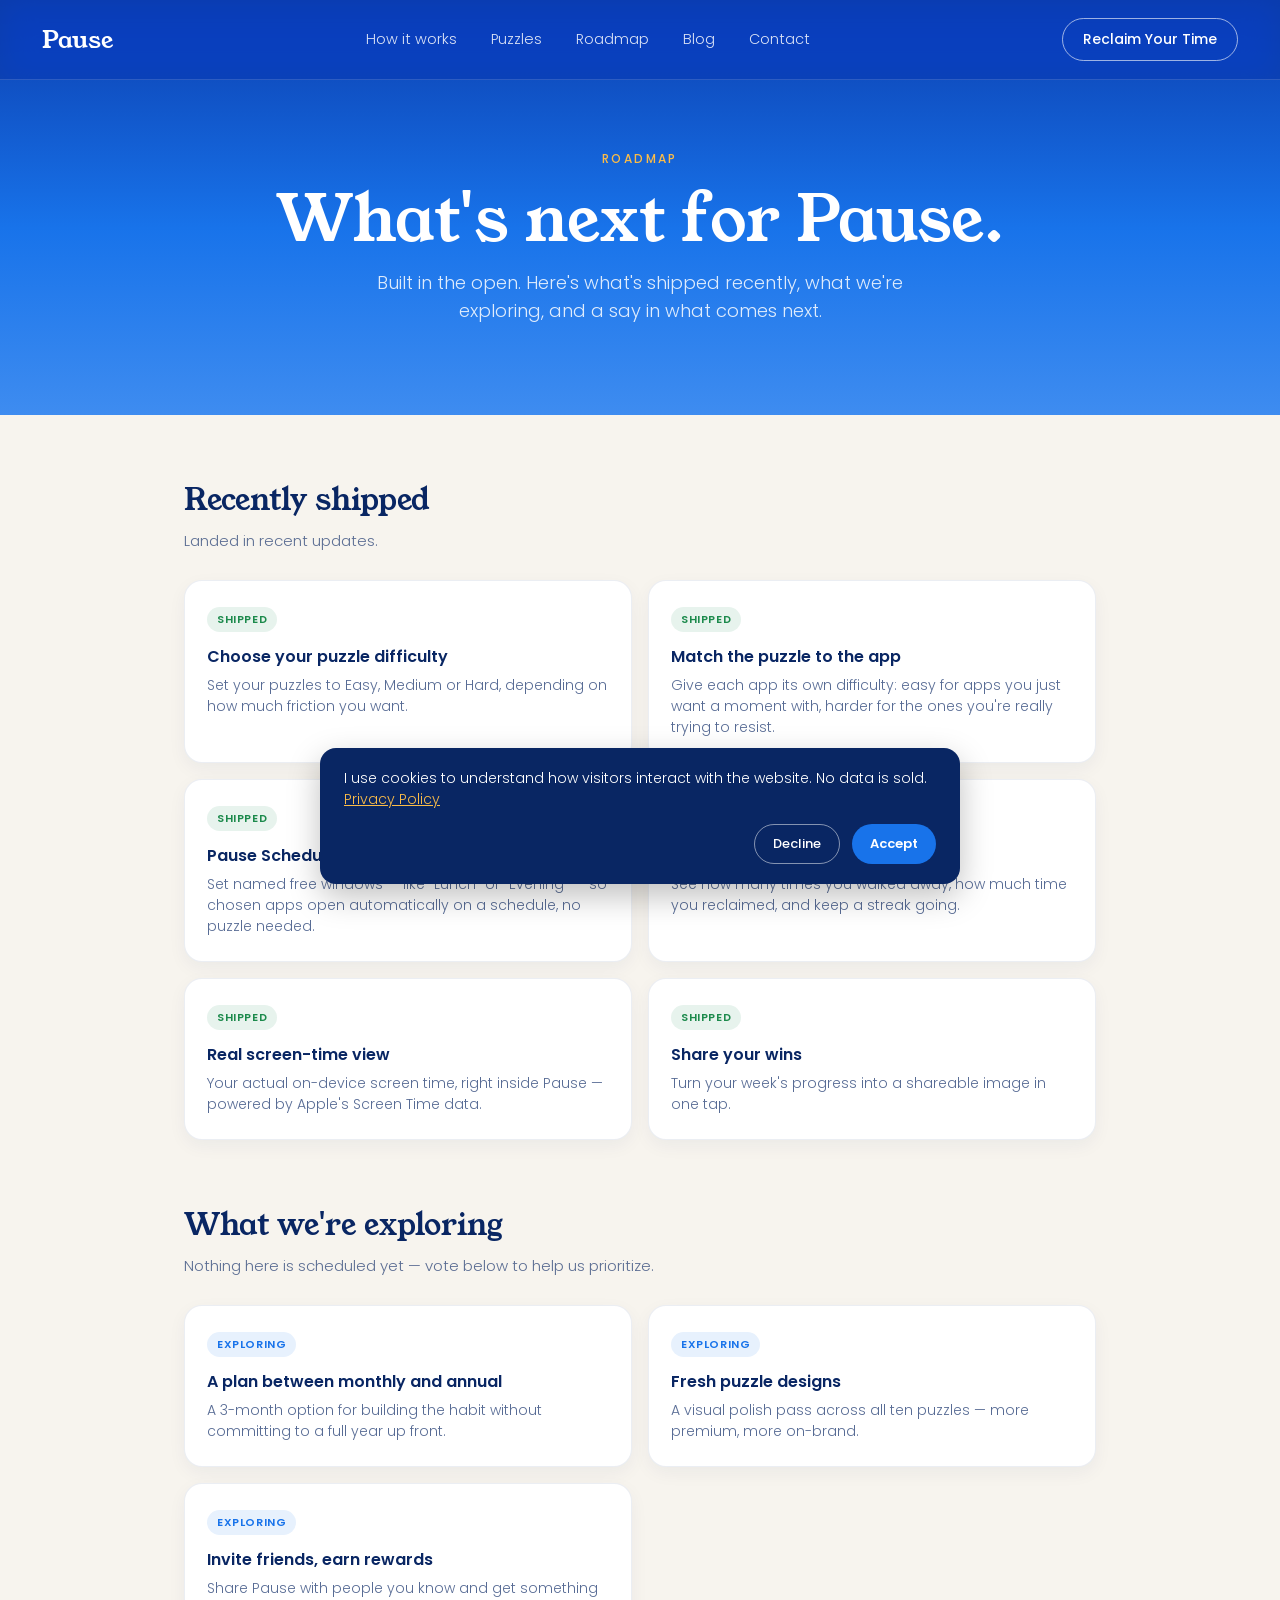
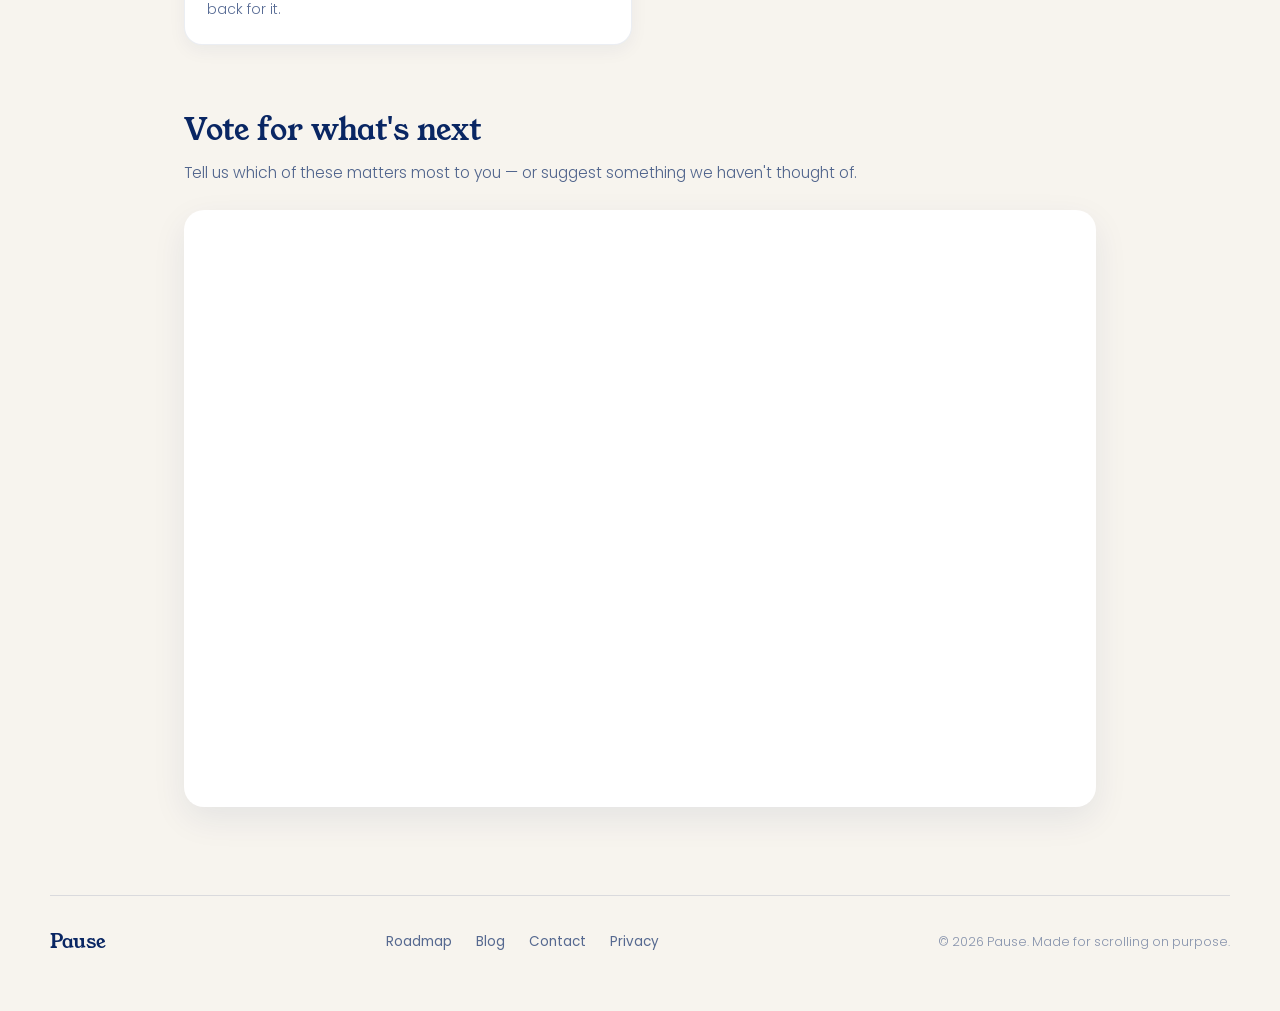
<file: roadmap.html>
<!doctype html>
<html lang="en">
<head>
<meta charset="utf-8">
<meta name="viewport" content="width=device-width, initial-scale=1">
<script>
  window.dataLayer = window.dataLayer || [];
  function gtag(){dataLayer.push(arguments);}

  // Gated behind cookie consent (see banner near end of <body>) — nothing
  // below runs until the visitor clicks "Accept".
  function pauseLoadAnalytics(){
    var ga = document.createElement('script');
    ga.async = true;
    ga.src = 'https://www.googletagmanager.com/gtag/js?id=G-41BC9Q0BG0';
    document.head.appendChild(ga);
    gtag('js', new Date());
    gtag('config', 'G-41BC9Q0BG0');

    !function(t,e){var o,n,p,r;e.__SV||(window.posthog=e,e._i=[],e.init=function(i,s,a){function g(t,e){var o=e.split(".");2==o.length&&(t=t[o[0]],e=o[1]),t[e]=function(){t.uid=t.uid||[],t.uid.push([e].concat(Array.prototype.slice.call(arguments,0)))}}(p=t.createElement("script")).type="text/javascript",p.crossOrigin="anonymous",p.async=!0,p.src=s.api_host.replace(".i.posthog.com","-assets.i.posthog.com")+"/static/array.js",(r=t.getElementsByTagName("script")[0]).parentNode.insertBefore(p,r);var u=e;for(void 0!==a?u=e[a]=[]:a="posthog",u.people=u.people||[],u.toString=function(t){var e="posthog";return"posthog"!==a&&(e+="."+a),t||(e+=" (stub)"),e},u.people.toString=function(){return u.toString(1)+".people (stub)"},o="init capture register register_once register_for_session unregister unregister_for_session getFeatureFlag getFeatureFlagPayload isFeatureEnabled reloadFeatureFlags updateEarlyAccessFeatureEnrollment getEarlyAccessFeatures on onFeatureFlags onSurveysLoaded onSessionId getSurveys getActiveMatchingSurveys renderSurvey canRenderSurvey getNextSurveyStep identify setPersonProperties group resetGroups setPersonPropertiesForFlags resetPersonPropertiesForFlags setGroupPropertiesForFlags resetGroupPropertiesForFlags reset get_distinct_id getGroups get_session_id get_session_replay_url alias set_config startSessionRecording stopSessionRecording sessionRecordingStarted captureException loadToolbar get_property getSessionProperty createPersonProfile opt_in_capturing opt_out_capturing has_opted_in_capturing has_opted_out_capturing clear_opt_in_out_capturing debug".split(" "),n=0;n<o.length;n++)g(u,o[n]);e._i.push([i,s,a])},e.__SV=1)}(document,window.posthog||[]);
    posthog.init('phc_tPxxYTZecbw68N8ZTjLtTDJawHavVP7KWQDt2kSNSm7E', {
      api_host: 'https://us.i.posthog.com',
      person_profiles: 'always'
    });
    document.addEventListener('DOMContentLoaded', function () {
      document.querySelectorAll('a[href*="apps.apple.com"]').forEach(function (link) {
        link.addEventListener('click', function () {
          posthog.capture('app_store_link_clicked', { link_location: link.className || 'unknown' });
        });
      });
    });
  }

  if (localStorage.getItem('pause_analytics_consent') === 'granted') {
    pauseLoadAnalytics();
  }
</script>
<title>Roadmap — Pause</title>
<link rel="preconnect" href="https://fonts.googleapis.com">
<link rel="preconnect" href="https://fonts.gstatic.com" crossorigin>
<link href="https://fonts.googleapis.com/css2?family=Poppins:wght@300;400;500;600;700&family=Young+Serif&display=swap" rel="stylesheet">
<style>
  :root{--navy:#092663;--blue:#1873EA;--amber:#FBBC48;--cream:#F7F4EE}
  *{box-sizing:border-box;margin:0;padding:0}
  html,body{background:var(--cream);color:var(--navy);font-family:'Poppins',system-ui,sans-serif;-webkit-font-smoothing:antialiased}

  nav{
    position:fixed;top:0;left:0;right:0;z-index:50;
    display:flex;align-items:center;justify-content:space-between;
    padding:18px 42px;color:#fff;
    background:rgba(13,60,168,.72);
    backdrop-filter:saturate(150%) blur(16px);
    -webkit-backdrop-filter:saturate(150%) blur(16px);
    border-bottom:1px solid rgba(255,255,255,.14);
  }
  .wordmark{font-family:'Young Serif',serif;font-size:24px;color:#fff;text-decoration:none}
  .navlinks{display:flex;gap:34px;font-weight:300;font-size:14.5px}
  .navlinks a{color:rgba(255,255,255,.85);text-decoration:none}
  .navlinks a:hover{color:#fff}
  .navcta{
    font-weight:500;font-size:14px;padding:10px 20px;border-radius:22px;
    border:1px solid rgba(255,255,255,.6);color:#fff;text-decoration:none;
  }
  @media (max-width:820px){ .navlinks{display:none} nav{padding:14px 20px} }

  .hero{
    padding:150px 24px 90px;text-align:center;
    background:linear-gradient(180deg,#0B3DAE 0%,#1873EA 55%,#3E8CF0 100%);
    color:#fff;
  }
  .eyebrow{
    font-size:12px;font-weight:500;letter-spacing:2.4px;text-transform:uppercase;
    color:var(--amber);margin-bottom:18px;
  }
  h1{font-family:'Young Serif',serif;font-weight:400;font-size:clamp(38px,6vw,64px);margin-bottom:16px;line-height:1.05}
  .hero p{font-weight:300;font-size:18px;line-height:1.55;max-width:580px;margin:0 auto;color:rgba(255,255,255,.85)}

  main{max-width:960px;margin:0 auto;padding:64px 24px 40px}

  .section-head{margin-bottom:28px}
  .section-head h2{font-family:'Young Serif',serif;font-weight:400;font-size:30px;margin-bottom:8px}
  .section-head p{font-weight:300;font-size:15px;color:rgba(9,38,99,.65)}

  .grid{display:grid;grid-template-columns:repeat(2,1fr);gap:16px;margin-bottom:64px}
  @media (max-width:700px){ .grid{grid-template-columns:1fr} }

  .item{
    border-radius:18px;padding:24px 22px;
    background:#fff;border:1px solid rgba(9,38,99,.08);
    box-shadow:0 6px 18px rgba(9,38,99,.05);
  }
  .item .tag{
    display:inline-block;font-size:11px;font-weight:600;letter-spacing:.6px;text-transform:uppercase;
    padding:4px 10px;border-radius:999px;margin-bottom:12px;
  }
  .tag.shipped{color:#1C8A4C;background:rgba(28,138,76,.1)}
  .tag.exploring{color:var(--blue);background:rgba(24,115,234,.1)}
  .item h3{font-weight:600;font-size:16px;margin-bottom:6px}
  .item p{font-weight:300;font-size:14px;line-height:1.5;color:rgba(9,38,99,.68)}

  .vote-section h2{font-family:'Young Serif',serif;font-weight:400;font-size:30px;margin-bottom:10px}
  .vote-section p.lede{font-weight:300;font-size:15.5px;color:rgba(9,38,99,.7);margin-bottom:26px;line-height:1.5}

  .form-embed{
    border-radius:20px;overflow:hidden;
    background:#fff;
    box-shadow:0 12px 34px rgba(9,38,99,.08);
    display:flex;justify-content:center;
  }
  .form-embed iframe{
    width:100%;max-width:640px;height:597px;
    border:none;display:block;
  }

  footer{padding:48px 24px 56px}
  .footer-inner{
    max-width:1180px;margin:0 auto;padding-top:32px;
    border-top:1px solid rgba(9,38,99,.12);
    display:flex;align-items:center;justify-content:space-between;flex-wrap:wrap;gap:16px;
  }
  .footer-mark{font-family:'Young Serif',serif;font-size:19px}
  .footer-links{display:flex;gap:24px;flex-wrap:wrap}
  .footer-links a{color:rgba(9,38,99,.68);text-decoration:none;font-weight:400;font-size:13.5px}
  .footer-links a:hover{color:var(--navy)}
  .footer-copy{color:rgba(9,38,99,.48);font-weight:300;font-size:12.5px}
</style>
<link rel="canonical" href="https://try-pause.com/roadmap.html">
<link rel="stylesheet" href="/assets/seasonal.css?v=7">
<script src="/assets/seasonal.js?v=7"></script>
<script src="/assets/nav.js?v=1" defer></script>
</head>
<body>

<nav>
  <a href="/" class="wordmark">Pause</a>
  <div class="navlinks">
    <a href="/#how-it-works">How it works</a>
    <a href="/#puzzles">Puzzles</a>
    <a href="roadmap.html">Roadmap</a>
    <a href="blog/">Blog</a>
    <a href="contact.html">Contact</a>
  </div>
  <a href="https://apps.apple.com/us/app/pause-mindful-scrolling/id6781665628" class="navcta">Reclaim Your Time</a>
</nav>

<section class="hero">
  <div class="eyebrow">Roadmap</div>
  <h1>What's next for Pause.</h1>
  <p>Built in the open. Here's what's shipped recently, what we're exploring, and a say in what comes next.</p>
</section>

<main>

  <div class="section-head">
    <h2>Recently shipped</h2>
    <p>Landed in recent updates.</p>
  </div>
  <div class="grid">
    <div class="item">
      <span class="tag shipped">Shipped</span>
      <h3>Choose your puzzle difficulty</h3>
      <p>Set your puzzles to Easy, Medium or Hard, depending on how much friction you want.</p>
    </div>
    <div class="item">
      <span class="tag shipped">Shipped</span>
      <h3>Match the puzzle to the app</h3>
      <p>Give each app its own difficulty: easy for apps you just want a moment with, harder for the ones you're really trying to resist.</p>
    </div>
    <div class="item">
      <span class="tag shipped">Shipped</span>
      <h3>Pause Schedules</h3>
      <p>Set named free windows — like "Lunch" or "Evening" — so chosen apps open automatically on a schedule, no puzzle needed.</p>
    </div>
    <div class="item">
      <span class="tag shipped">Shipped</span>
      <h3>Streaks &amp; screen-time stats</h3>
      <p>See how many times you walked away, how much time you reclaimed, and keep a streak going.</p>
    </div>
    <div class="item">
      <span class="tag shipped">Shipped</span>
      <h3>Real screen-time view</h3>
      <p>Your actual on-device screen time, right inside Pause — powered by Apple's Screen Time data.</p>
    </div>
    <div class="item">
      <span class="tag shipped">Shipped</span>
      <h3>Share your wins</h3>
      <p>Turn your week's progress into a shareable image in one tap.</p>
    </div>
  </div>

  <div class="section-head">
    <h2>What we're exploring</h2>
    <p>Nothing here is scheduled yet — vote below to help us prioritize.</p>
  </div>
  <div class="grid">
    <div class="item">
      <span class="tag exploring">Exploring</span>
      <h3>A plan between monthly and annual</h3>
      <p>A 3-month option for building the habit without committing to a full year up front.</p>
    </div>
    <div class="item">
      <span class="tag exploring">Exploring</span>
      <h3>Fresh puzzle designs</h3>
      <p>A visual polish pass across all ten puzzles — more premium, more on-brand.</p>
    </div>
    <div class="item">
      <span class="tag exploring">Exploring</span>
      <h3>Invite friends, earn rewards</h3>
      <p>Share Pause with people you know and get something back for it.</p>
    </div>
  </div>

  <div class="vote-section">
    <h2>Vote for what's next</h2>
    <p class="lede">Tell us which of these matters most to you — or suggest something we haven't thought of.</p>

    <div class="form-embed">
      <iframe src="https://docs.google.com/forms/d/e/1FAIpQLScCMbKtGDNjmsX8Vec0_F03Ml1LDXeRd6PLySKuwGb6KaBQog/viewform?embedded=true" frameborder="0" marginheight="0" marginwidth="0">Loading…</iframe>
    </div>
  </div>

</main>

<footer>
  <div class="footer-inner">
    <div class="footer-mark">Pause</div>
    <div class="footer-links">
      <a href="roadmap.html">Roadmap</a>
      <a href="blog/">Blog</a>
      <a href="contact.html">Contact</a>
      <a href="privacy/">Privacy</a>
    </div>
    <div class="footer-copy">© 2026 Pause. Made for scrolling on purpose.</div>
  </div>
</footer>


<div id="pause-cookie-banner" style="display:none;position:fixed;left:16px;right:16px;bottom:16px;z-index:9999;max-width:640px;margin:0 auto;background:#092663;color:#fff;border-radius:16px;padding:20px 24px;box-shadow:0 12px 32px rgba(0,0,0,.25);font-family:'Poppins',system-ui,sans-serif;">
  <p style="margin:0 0 14px;font-size:14px;line-height:1.5;font-weight:300;">I use cookies to understand how visitors interact with the website. No data is sold. <a href="privacy/" style="color:#FBBC48;text-decoration:underline;">Privacy Policy</a></p>
  <div style="display:flex;gap:12px;justify-content:flex-end;">
    <button id="pause-cookie-decline" style="background:transparent;border:1px solid rgba(255,255,255,.5);color:#fff;padding:9px 18px;border-radius:20px;font-size:13px;font-weight:500;cursor:pointer;font-family:inherit;">Decline</button>
    <button id="pause-cookie-accept" style="background:#1873EA;border:none;color:#fff;padding:9px 18px;border-radius:20px;font-size:13px;font-weight:600;cursor:pointer;font-family:inherit;">Accept</button>
  </div>
</div>
<script>
(function () {
  var KEY = 'pause_analytics_consent';
  if (localStorage.getItem(KEY)) return; // already decided on a prior visit
  var banner = document.getElementById('pause-cookie-banner');
  banner.style.display = 'block';
  document.getElementById('pause-cookie-accept').onclick = function () {
    localStorage.setItem(KEY, 'granted');
    banner.style.display = 'none';
    if (typeof pauseLoadAnalytics === 'function') pauseLoadAnalytics();
  };
  document.getElementById('pause-cookie-decline').onclick = function () {
    localStorage.setItem(KEY, 'denied');
    banner.style.display = 'none';
  };
})();
</script>
</body>
</html>
</file>
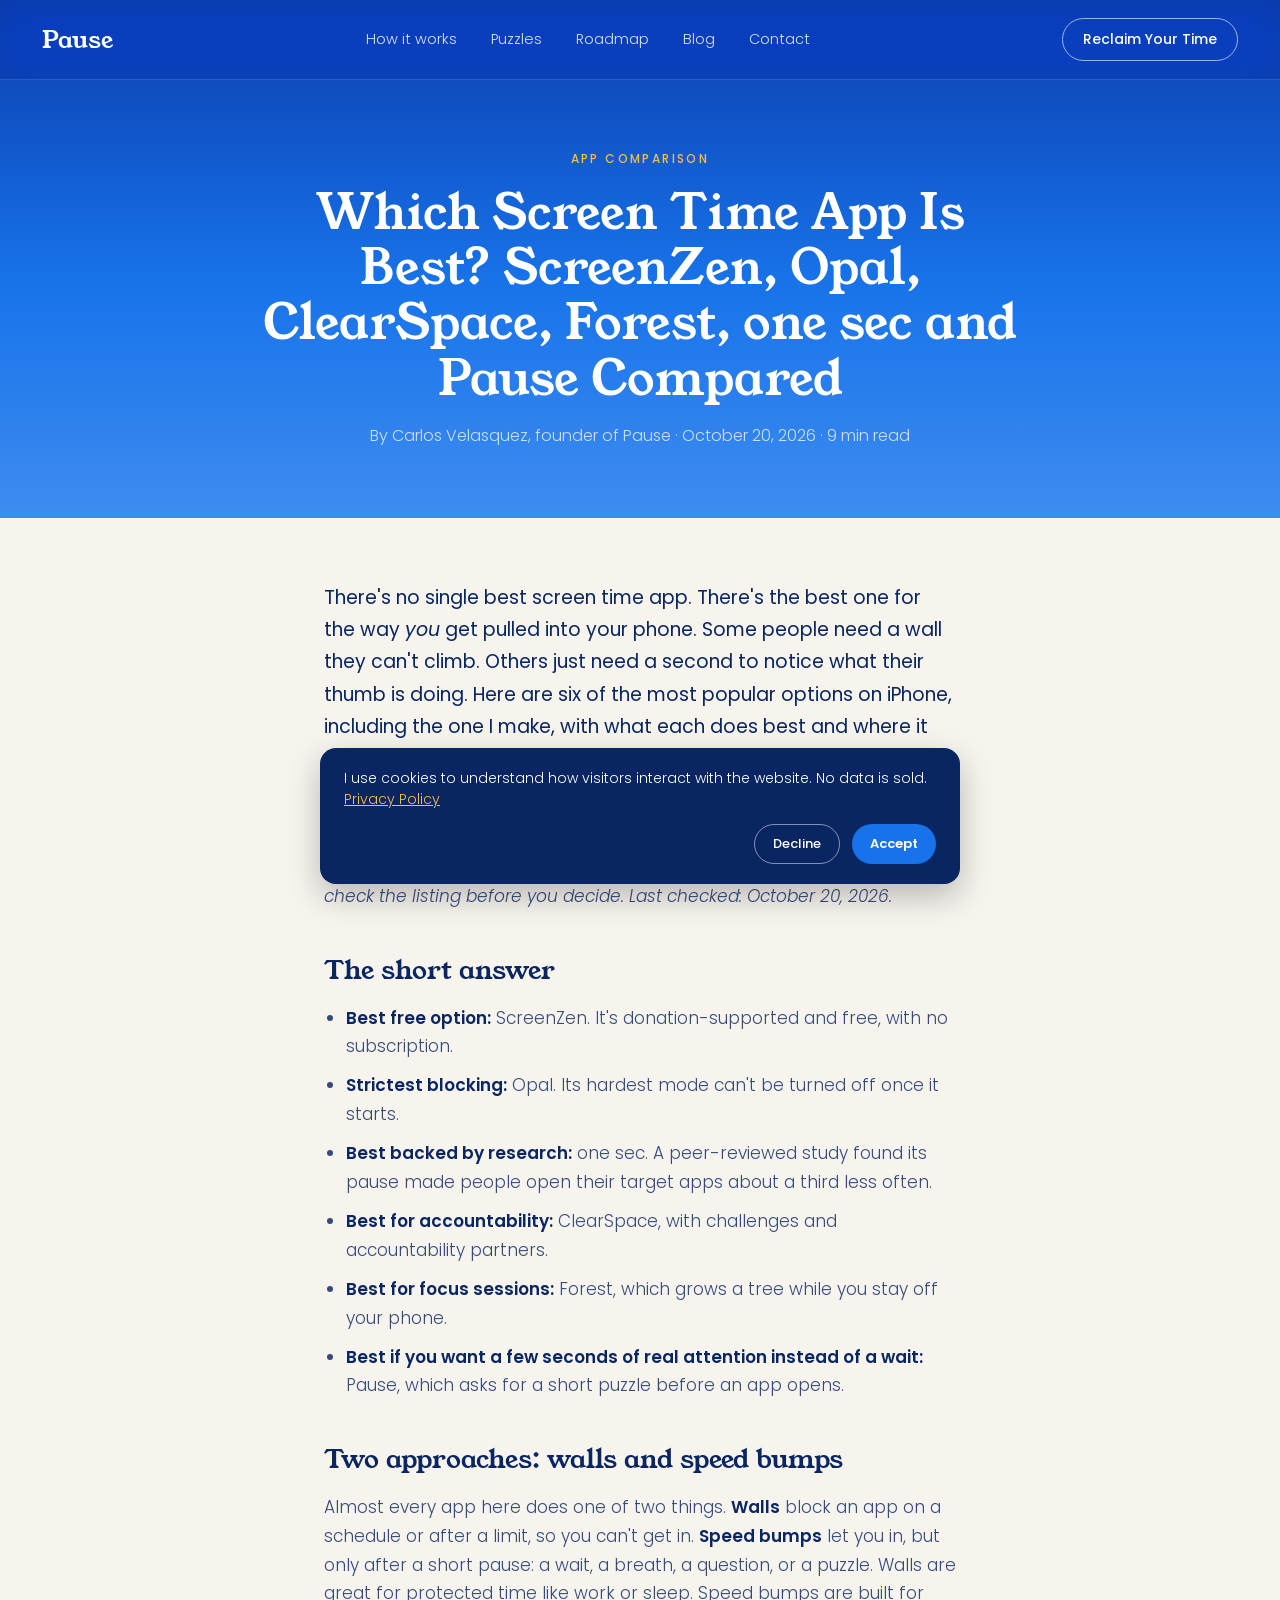
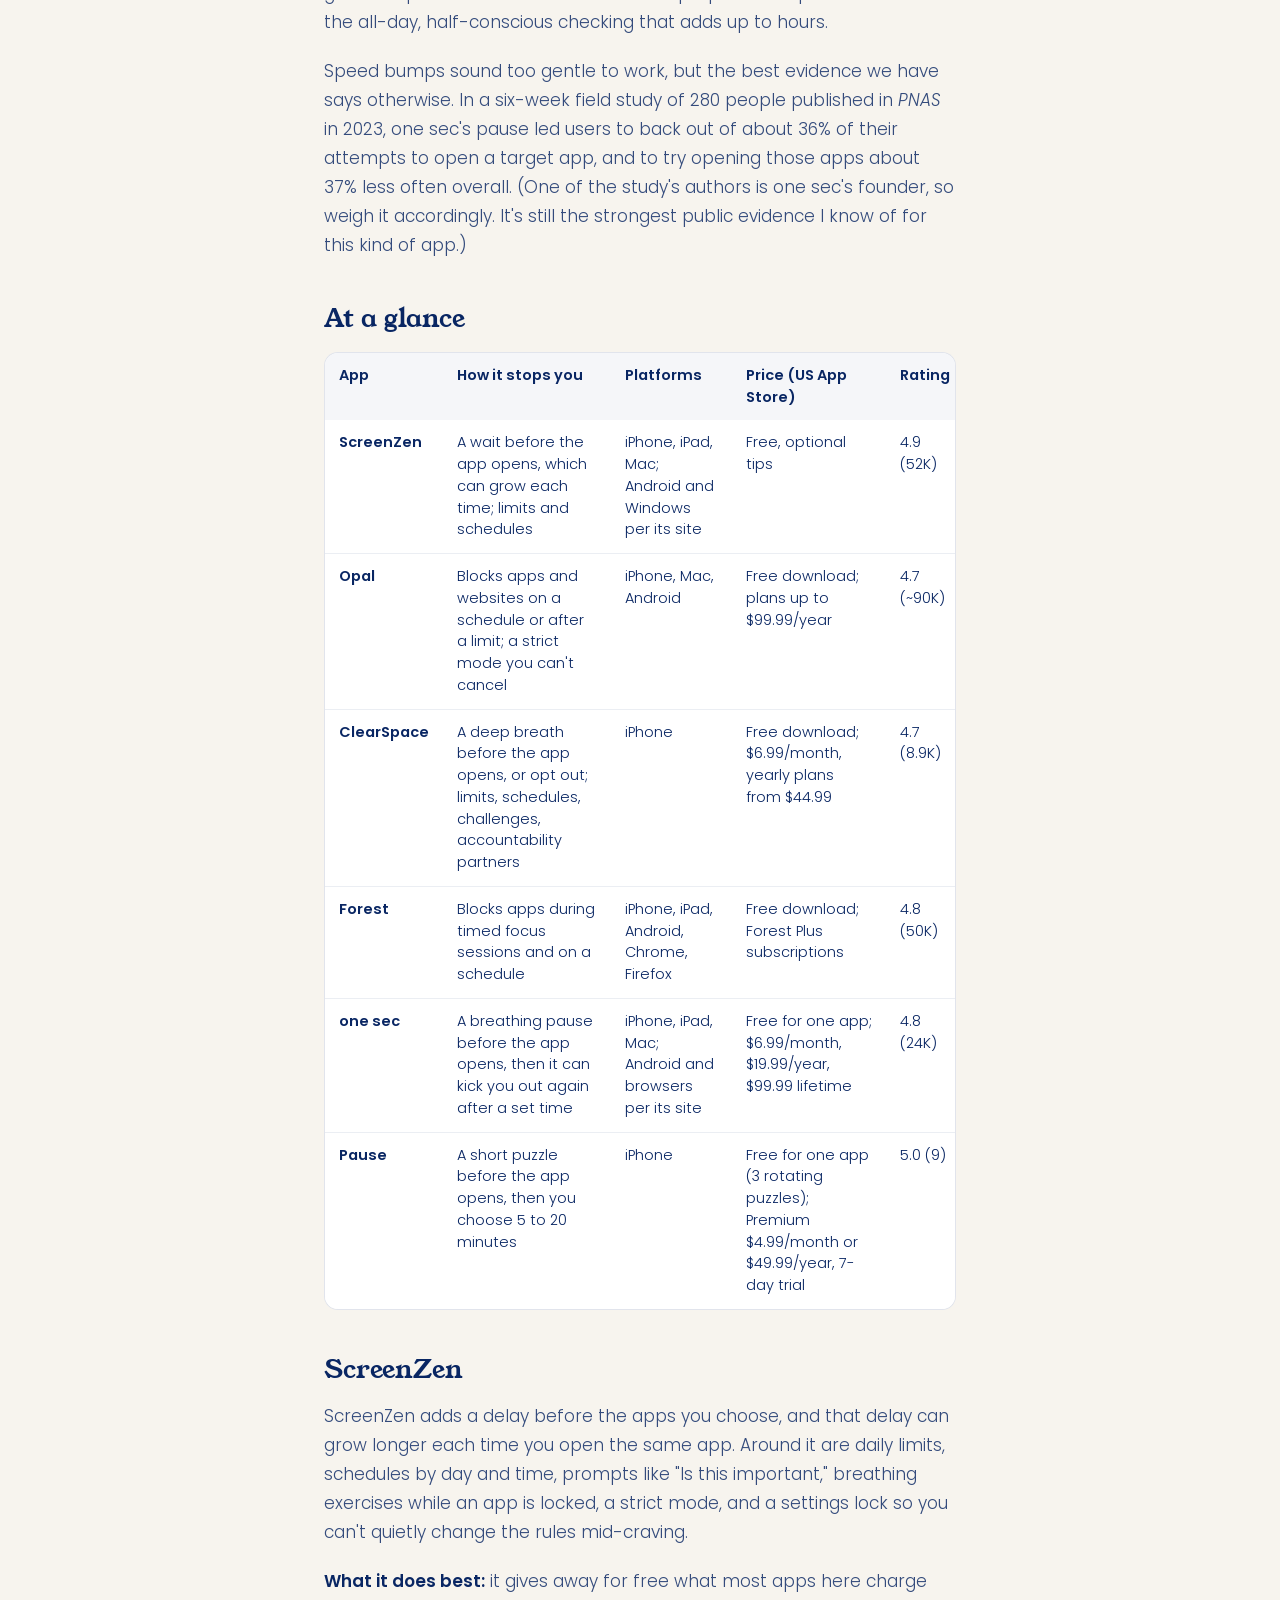
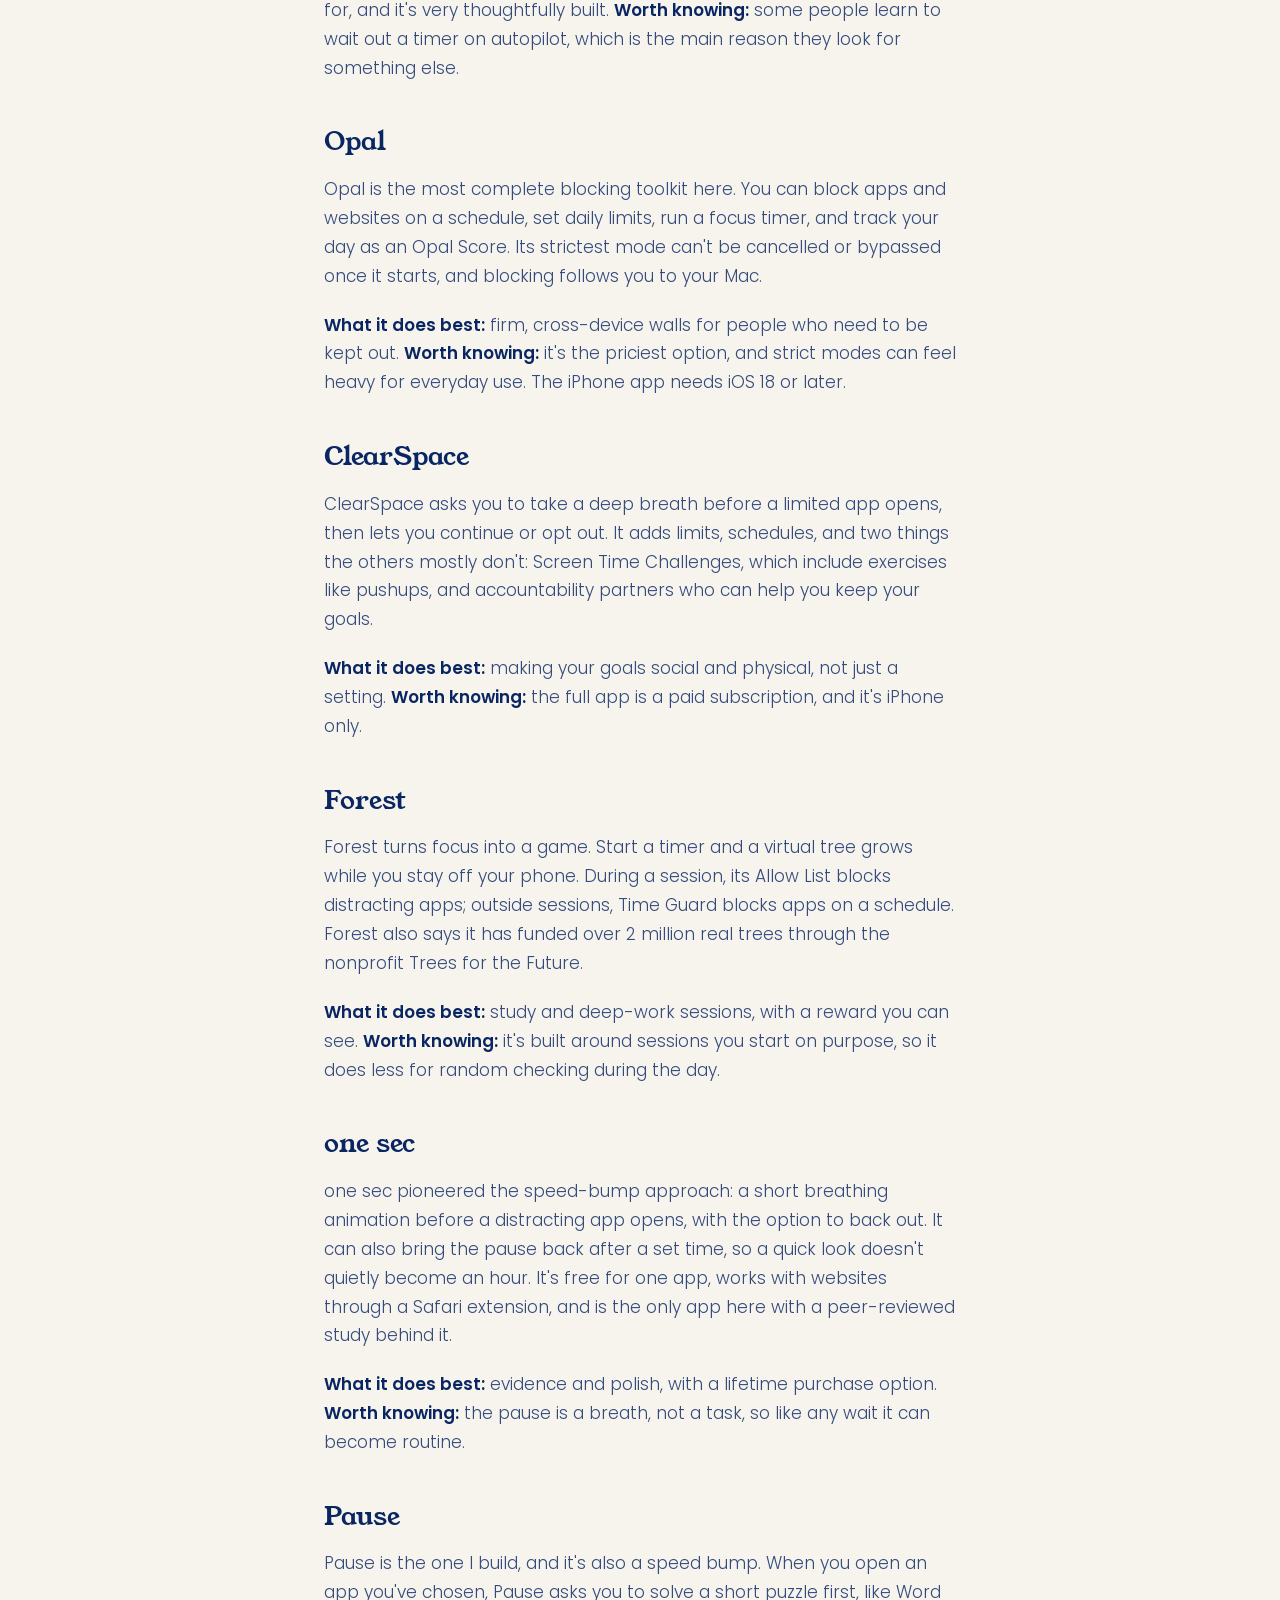
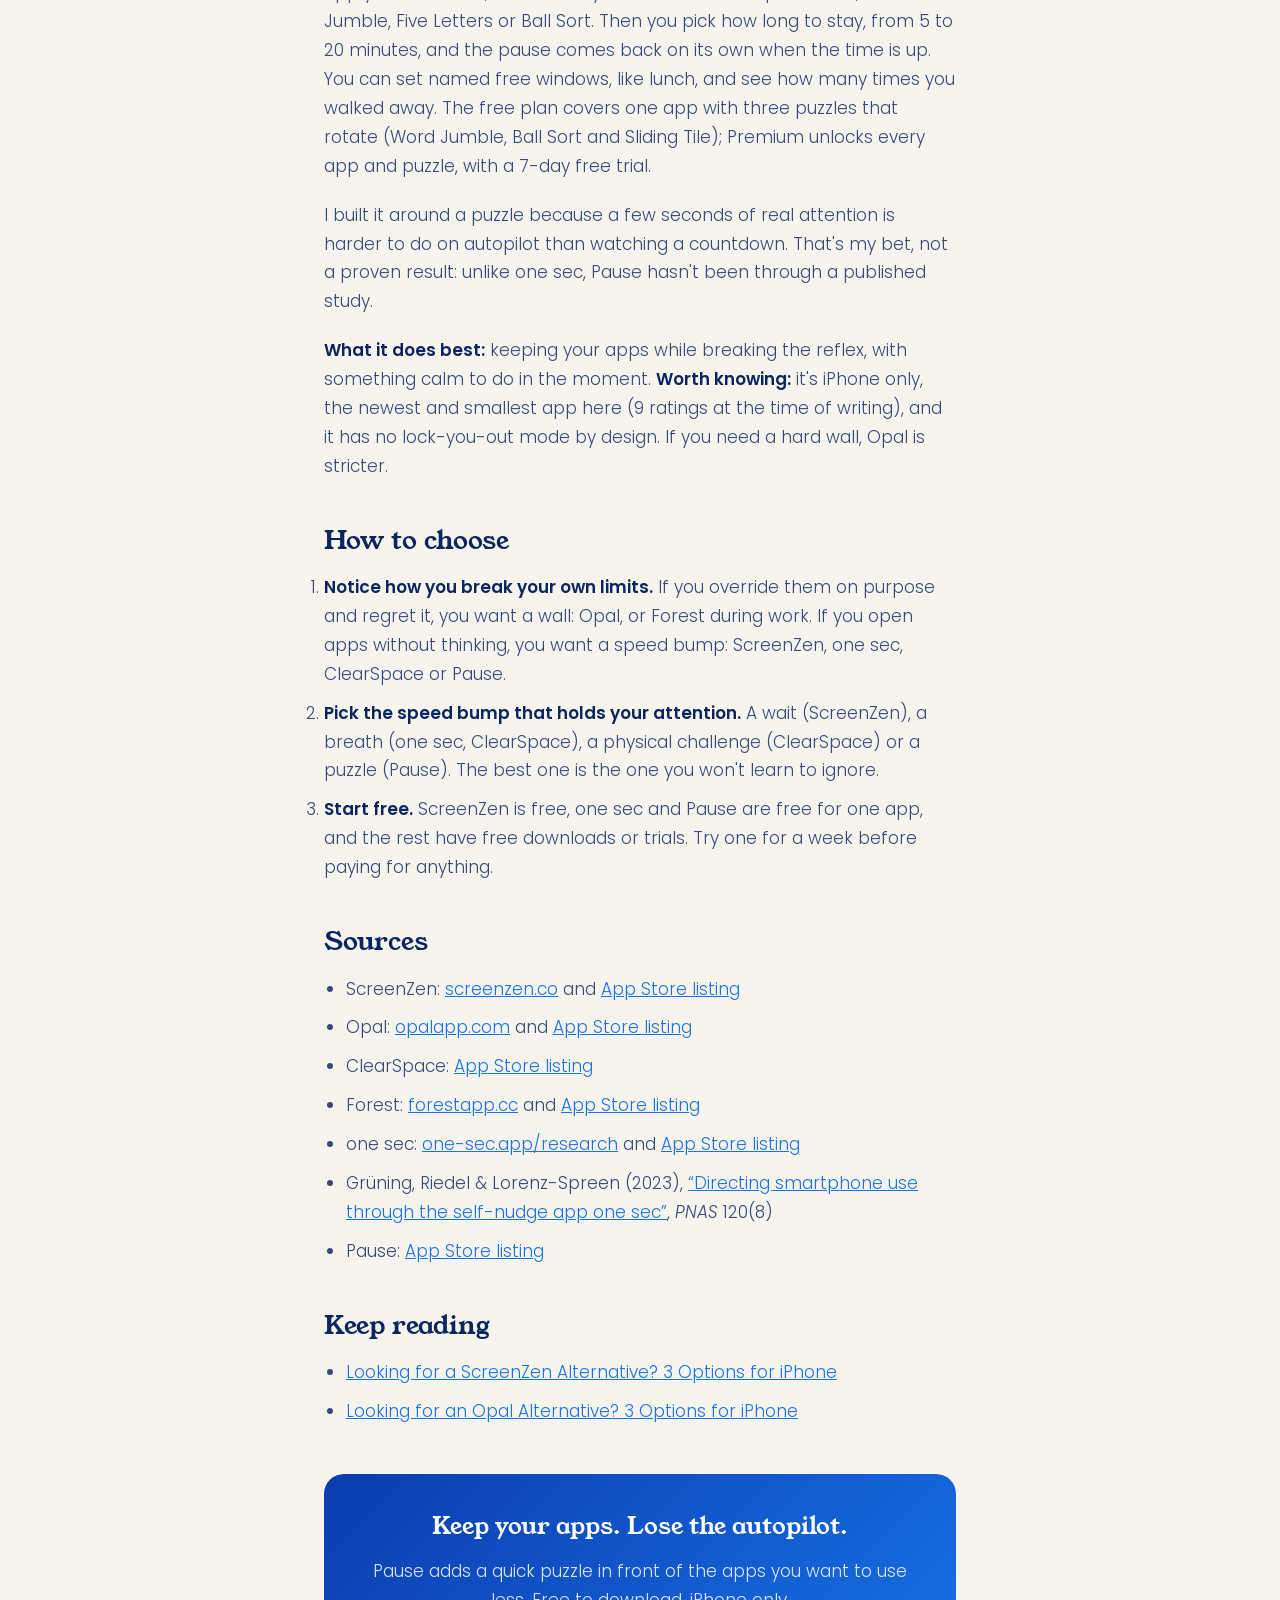
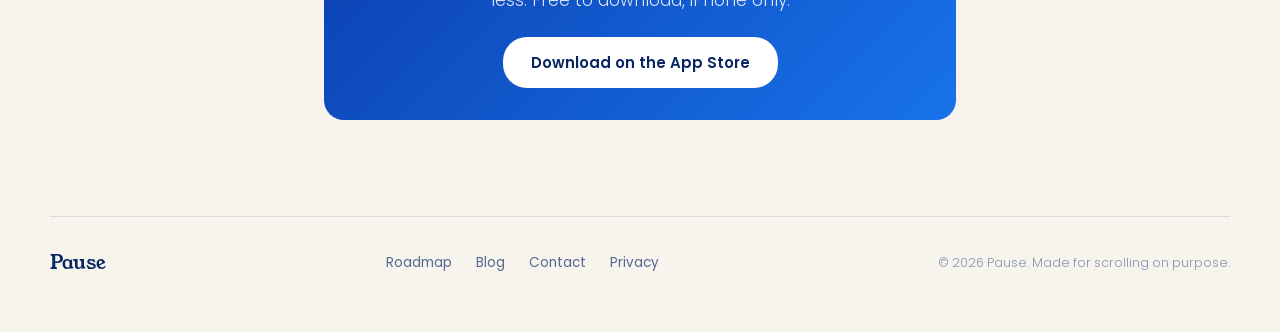
<file: blog/best-screen-time-apps-iphone.html>
<!doctype html>
<html lang="en">
<head>
<meta charset="utf-8">
<meta name="viewport" content="width=device-width, initial-scale=1">
<script>
  window.dataLayer = window.dataLayer || [];
  function gtag(){dataLayer.push(arguments);}

  // Gated behind cookie consent (see banner near end of <body>) — nothing
  // below runs until the visitor clicks "Accept".
  function pauseLoadAnalytics(){
    var ga = document.createElement('script');
    ga.async = true;
    ga.src = 'https://www.googletagmanager.com/gtag/js?id=G-41BC9Q0BG0';
    document.head.appendChild(ga);
    gtag('js', new Date());
    gtag('config', 'G-41BC9Q0BG0');

    !function(t,e){var o,n,p,r;e.__SV||(window.posthog=e,e._i=[],e.init=function(i,s,a){function g(t,e){var o=e.split(".");2==o.length&&(t=t[o[0]],e=o[1]),t[e]=function(){t.uid=t.uid||[],t.uid.push([e].concat(Array.prototype.slice.call(arguments,0)))}}(p=t.createElement("script")).type="text/javascript",p.crossOrigin="anonymous",p.async=!0,p.src=s.api_host.replace(".i.posthog.com","-assets.i.posthog.com")+"/static/array.js",(r=t.getElementsByTagName("script")[0]).parentNode.insertBefore(p,r);var u=e;for(void 0!==a?u=e[a]=[]:a="posthog",u.people=u.people||[],u.toString=function(t){var e="posthog";return"posthog"!==a&&(e+="."+a),t||(e+=" (stub)"),e},u.people.toString=function(){return u.toString(1)+".people (stub)"},o="init capture register register_once register_for_session unregister unregister_for_session getFeatureFlag getFeatureFlagPayload isFeatureEnabled reloadFeatureFlags updateEarlyAccessFeatureEnrollment getEarlyAccessFeatures on onFeatureFlags onSurveysLoaded onSessionId getSurveys getActiveMatchingSurveys renderSurvey canRenderSurvey getNextSurveyStep identify setPersonProperties group resetGroups setPersonPropertiesForFlags resetPersonPropertiesForFlags setGroupPropertiesForFlags resetGroupPropertiesForFlags reset get_distinct_id getGroups get_session_id get_session_replay_url alias set_config startSessionRecording stopSessionRecording sessionRecordingStarted captureException loadToolbar get_property getSessionProperty createPersonProfile opt_in_capturing opt_out_capturing has_opted_in_capturing has_opted_out_capturing clear_opt_in_out_capturing debug".split(" "),n=0;n<o.length;n++)g(u,o[n]);e._i.push([i,s,a])},e.__SV=1)}(document,window.posthog||[]);
    posthog.init('phc_tPxxYTZecbw68N8ZTjLtTDJawHavVP7KWQDt2kSNSm7E', {
      api_host: 'https://us.i.posthog.com',
      person_profiles: 'always'
    });
    document.addEventListener('DOMContentLoaded', function () {
      document.querySelectorAll('a[href*="apps.apple.com"]').forEach(function (link) {
        link.addEventListener('click', function () {
          posthog.capture('app_store_link_clicked', { link_location: link.className || 'unknown' });
        });
      });
    });
  }

  if (localStorage.getItem('pause_analytics_consent') === 'granted') {
    pauseLoadAnalytics();
  }
</script>
<title>Which Screen Time App Is Best? 6 iPhone Apps Compared — Pause</title>
<link rel="canonical" href="https://try-pause.com/blog/best-screen-time-apps-iphone.html">
<meta name="description" content="An honest look at the most popular apps for cutting screen time and doomscrolling on iPhone: ScreenZen, Opal, ClearSpace, Forest, one sec and Pause. What each does best, what it costs, and who it suits.">
<meta property="og:title" content="Which Screen Time App Is Best? 6 iPhone Apps Compared">
<meta property="og:description" content="An honest look at the most popular apps for cutting screen time and doomscrolling on iPhone: ScreenZen, Opal, ClearSpace, Forest, one sec and Pause. What each does best, what it costs, and who it suits.">
<meta property="og:image" content="https://try-pause.com/assets/og-thumbnail.png">
<meta property="og:url" content="https://try-pause.com/blog/best-screen-time-apps-iphone.html">
<meta property="og:type" content="article">
<meta name="twitter:card" content="summary_large_image">
<meta name="twitter:title" content="Which Screen Time App Is Best? 6 iPhone Apps Compared">
<meta name="twitter:description" content="An honest look at the most popular apps for cutting screen time and doomscrolling on iPhone: ScreenZen, Opal, ClearSpace, Forest, one sec and Pause. What each does best, what it costs, and who it suits.">
<meta name="twitter:image" content="https://try-pause.com/assets/og-thumbnail.png">
<link rel="preconnect" href="https://fonts.googleapis.com">
<link rel="preconnect" href="https://fonts.gstatic.com" crossorigin>
<link href="https://fonts.googleapis.com/css2?family=Poppins:wght@300;400;500;600;700&family=Young+Serif&display=swap" rel="stylesheet">
<style>
  :root{--navy:#092663;--blue:#1873EA;--amber:#FBBC48;--cream:#F7F4EE}
  *{box-sizing:border-box;margin:0;padding:0}
  html,body{background:var(--cream);color:var(--navy);font-family:'Poppins',system-ui,sans-serif;-webkit-font-smoothing:antialiased}

  nav{
    position:fixed;top:0;left:0;right:0;z-index:50;
    display:flex;align-items:center;justify-content:space-between;
    padding:18px 42px;color:#fff;
    background:rgba(13,60,168,.72);
    backdrop-filter:saturate(150%) blur(16px);
    -webkit-backdrop-filter:saturate(150%) blur(16px);
    border-bottom:1px solid rgba(255,255,255,.14);
  }
  .wordmark{font-family:'Young Serif',serif;font-size:24px;color:#fff;text-decoration:none}
  .navlinks{display:flex;gap:34px;font-weight:300;font-size:14.5px}
  .navlinks a{color:rgba(255,255,255,.85);text-decoration:none}
  .navlinks a:hover{color:#fff}
  .navcta{
    font-weight:500;font-size:14px;padding:10px 20px;border-radius:22px;
    border:1px solid rgba(255,255,255,.6);color:#fff;text-decoration:none;
  }
  @media (max-width:820px){ .navlinks{display:none} nav{padding:14px 20px} }

  .hero{
    padding:150px 24px 70px;text-align:center;
    background:linear-gradient(180deg,#0B3DAE 0%,#1873EA 55%,#3E8CF0 100%);
    color:#fff;
  }
  .eyebrow{
    font-size:12px;font-weight:500;letter-spacing:2.4px;text-transform:uppercase;
    color:var(--amber);margin-bottom:18px;
  }
  h1{font-family:'Young Serif',serif;font-weight:400;font-size:clamp(32px,5vw,48px);margin-bottom:16px;line-height:1.15;max-width:760px;margin-left:auto;margin-right:auto}
  .hero p{font-weight:300;font-size:16px;color:rgba(255,255,255,.75)}

  article{max-width:680px;margin:0 auto;padding:64px 24px 40px;font-size:17px;line-height:1.7;font-weight:300}
  article h2{font-family:'Young Serif',serif;font-weight:400;font-size:26px;margin:44px 0 16px;line-height:1.25;color:var(--navy)}
  article p{margin-bottom:20px;color:rgba(9,38,99,.82)}
  .table-wrap{overflow-x:auto;margin:0 0 28px;border-radius:14px;border:1px solid rgba(9,38,99,.12);background:#fff}
  .table-wrap table{border-collapse:collapse;width:100%;min-width:640px;font-size:14.5px;line-height:1.5}
  .table-wrap th,.table-wrap td{padding:12px 14px;text-align:left;vertical-align:top;border-bottom:1px solid rgba(9,38,99,.08);color:var(--navy)}
  .table-wrap thead th{font-weight:600;background:rgba(9,38,99,.04)}
  .table-wrap tbody th{font-weight:600}
  .table-wrap tr:last-child td,.table-wrap tr:last-child th{border-bottom:0}
  article strong{font-weight:600;color:var(--navy)}
  article .lede{font-size:19px;font-weight:400;color:var(--navy)}
  article ul{margin:0 0 24px 22px}
  article li a{color:var(--blue)}
  article li{margin-bottom:10px;color:rgba(9,38,99,.82)}
  article blockquote{
    margin:32px 0;padding:4px 0 4px 22px;border-left:3px solid var(--amber);
    font-family:'Young Serif',serif;font-size:21px;font-weight:400;line-height:1.4;color:var(--navy);
  }
  .cta-box{
    margin:48px 0 8px;padding:32px;border-radius:20px;text-align:center;
    background:linear-gradient(135deg,#0B3DAE,#1873EA);color:#fff;
  }
  .cta-box h3{font-family:'Young Serif',serif;font-weight:400;font-size:24px;margin-bottom:10px}
  .cta-box p{color:rgba(255,255,255,.85);font-weight:300;margin-bottom:22px}
  .cta-box a{
    display:inline-block;background:#fff;color:var(--navy);text-decoration:none;
    font-weight:600;font-size:15px;padding:13px 28px;border-radius:24px;
  }

  footer{padding:48px 24px 56px}
  .footer-inner{
    max-width:1180px;margin:0 auto;padding-top:32px;
    border-top:1px solid rgba(9,38,99,.12);
    display:flex;align-items:center;justify-content:space-between;flex-wrap:wrap;gap:16px;
  }
  .footer-mark{font-family:'Young Serif',serif;font-size:19px}
  .footer-links{display:flex;gap:24px;flex-wrap:wrap}
  .footer-links a{color:rgba(9,38,99,.68);text-decoration:none;font-weight:400;font-size:13.5px}
  .footer-links a:hover{color:var(--navy)}
  .footer-copy{color:rgba(9,38,99,.48);font-weight:300;font-size:12.5px}
</style>
<script type="application/ld+json">
{
 "@context": "https://schema.org",
 "@type": "BlogPosting",
 "headline": "Which Screen Time App Is Best? ScreenZen, Opal, ClearSpace, Forest, one sec and Pause Compared",
 "description": "An honest look at the most popular apps for cutting screen time and doomscrolling on iPhone: ScreenZen, Opal, ClearSpace, Forest, one sec and Pause. What each does best, what it costs, and who it suits.",
 "datePublished": "2026-10-20",
 "dateModified": "2026-10-20",
 "author": {
  "@type": "Person",
  "name": "Carlos Velasquez",
  "jobTitle": "Founder of Pause",
  "url": "https://try-pause.com/"
 },
 "publisher": {
  "@type": "Organization",
  "@id": "https://try-pause.com/#org",
  "name": "Pause",
  "url": "https://try-pause.com/",
  "logo": "https://try-pause.com/assets/og-thumbnail.png",
  "founder": {
   "@type": "Person",
   "name": "Carlos Velasquez"
  }
 },
 "mainEntityOfPage": "https://try-pause.com/blog/best-screen-time-apps-iphone.html",
 "image": "https://try-pause.com/assets/og-thumbnail.png"
}
</script>
<link rel="stylesheet" href="/assets/seasonal.css?v=7">
<script src="/assets/seasonal.js?v=7"></script>
<script src="/assets/nav.js?v=1" defer></script>
</head>
<body>

<nav>
  <a href="/" class="wordmark">Pause</a>
  <div class="navlinks">
    <a href="/#how-it-works">How it works</a>
    <a href="/#puzzles">Puzzles</a>
    <a href="../roadmap.html">Roadmap</a>
    <a href="/blog/">Blog</a>
    <a href="../contact.html">Contact</a>
  </div>
  <a href="https://apps.apple.com/us/app/pause-mindful-scrolling/id6781665628" class="navcta">Reclaim Your Time</a>
</nav>

<section class="hero">
  <div class="eyebrow">App Comparison</div>
  <h1>Which Screen Time App Is Best? ScreenZen, Opal, ClearSpace, Forest, one sec and Pause Compared</h1>
  <p>By Carlos Velasquez, founder of Pause · October 20, 2026 · 9 min read</p>
</section>

<article>
  <p class="lede">There's no single best screen time app. There's the best one for the way <em>you</em> get pulled into your phone. Some people need a wall they can't climb. Others just need a second to notice what their thumb is doing. Here are six of the most popular options on iPhone, including the one I make, with what each does best and where it falls short.</p>
  <p><em>Full disclosure: I'm the founder of Pause, one of the six. I've tried to describe every app the way its own makers would, using each company's website and its US App Store listing. Ratings and prices change often, so check the listing before you decide. Last checked: October 20, 2026.</em></p>

  <h2>The short answer</h2>
  <ul>
    <li><strong>Best free option:</strong> ScreenZen. It's donation-supported and free, with no subscription.</li>
    <li><strong>Strictest blocking:</strong> Opal. Its hardest mode can't be turned off once it starts.</li>
    <li><strong>Best backed by research:</strong> one sec. A peer-reviewed study found its pause made people open their target apps about a third less often.</li>
    <li><strong>Best for accountability:</strong> ClearSpace, with challenges and accountability partners.</li>
    <li><strong>Best for focus sessions:</strong> Forest, which grows a tree while you stay off your phone.</li>
    <li><strong>Best if you want a few seconds of real attention instead of a wait:</strong> Pause, which asks for a short puzzle before an app opens.</li>
  </ul>

  <h2>Two approaches: walls and speed bumps</h2>
  <p>Almost every app here does one of two things. <strong>Walls</strong> block an app on a schedule or after a limit, so you can't get in. <strong>Speed bumps</strong> let you in, but only after a short pause: a wait, a breath, a question, or a puzzle. Walls are great for protected time like work or sleep. Speed bumps are built for the all-day, half-conscious checking that adds up to hours.</p>
  <p>Speed bumps sound too gentle to work, but the best evidence we have says otherwise. In a six-week field study of 280 people published in <em>PNAS</em> in 2023, one sec's pause led users to back out of about 36% of their attempts to open a target app, and to try opening those apps about 37% less often overall. (One of the study's authors is one sec's founder, so weigh it accordingly. It's still the strongest public evidence I know of for this kind of app.)</p>

  <h2>At a glance</h2>
  <div class="table-wrap">
    <table>
      <thead>
        <tr><th>App</th><th>How it stops you</th><th>Platforms</th><th>Price (US App Store)</th><th>Rating</th></tr>
      </thead>
      <tbody>
        <tr><th>ScreenZen</th><td>A wait before the app opens, which can grow each time; limits and schedules</td><td>iPhone, iPad, Mac; Android and Windows per its site</td><td>Free, optional tips</td><td>4.9 (52K)</td></tr>
        <tr><th>Opal</th><td>Blocks apps and websites on a schedule or after a limit; a strict mode you can't cancel</td><td>iPhone, Mac, Android</td><td>Free download; plans up to $99.99/year</td><td>4.7 (~90K)</td></tr>
        <tr><th>ClearSpace</th><td>A deep breath before the app opens, or opt out; limits, schedules, challenges, accountability partners</td><td>iPhone</td><td>Free download; $6.99/month, yearly plans from $44.99</td><td>4.7 (8.9K)</td></tr>
        <tr><th>Forest</th><td>Blocks apps during timed focus sessions and on a schedule</td><td>iPhone, iPad, Android, Chrome, Firefox</td><td>Free download; Forest Plus subscriptions</td><td>4.8 (50K)</td></tr>
        <tr><th>one sec</th><td>A breathing pause before the app opens, then it can kick you out again after a set time</td><td>iPhone, iPad, Mac; Android and browsers per its site</td><td>Free for one app; $6.99/month, $19.99/year, $99.99 lifetime</td><td>4.8 (24K)</td></tr>
        <tr><th>Pause</th><td>A short puzzle before the app opens, then you choose 5 to 20 minutes</td><td>iPhone</td><td>Free for one app (3 rotating puzzles); Premium $4.99/month or $49.99/year, 7-day trial</td><td>5.0 (9)</td></tr>
      </tbody>
    </table>
  </div>

  <h2>ScreenZen</h2>
  <p>ScreenZen adds a delay before the apps you choose, and that delay can grow longer each time you open the same app. Around it are daily limits, schedules by day and time, prompts like "Is this important," breathing exercises while an app is locked, a strict mode, and a settings lock so you can't quietly change the rules mid-craving.</p>
  <p><strong>What it does best:</strong> it gives away for free what most apps here charge for, and it's very thoughtfully built. <strong>Worth knowing:</strong> some people learn to wait out a timer on autopilot, which is the main reason they look for something else.</p>

  <h2>Opal</h2>
  <p>Opal is the most complete blocking toolkit here. You can block apps and websites on a schedule, set daily limits, run a focus timer, and track your day as an Opal Score. Its strictest mode can't be cancelled or bypassed once it starts, and blocking follows you to your Mac.</p>
  <p><strong>What it does best:</strong> firm, cross-device walls for people who need to be kept out. <strong>Worth knowing:</strong> it's the priciest option, and strict modes can feel heavy for everyday use. The iPhone app needs iOS 18 or later.</p>

  <h2>ClearSpace</h2>
  <p>ClearSpace asks you to take a deep breath before a limited app opens, then lets you continue or opt out. It adds limits, schedules, and two things the others mostly don't: Screen Time Challenges, which include exercises like pushups, and accountability partners who can help you keep your goals.</p>
  <p><strong>What it does best:</strong> making your goals social and physical, not just a setting. <strong>Worth knowing:</strong> the full app is a paid subscription, and it's iPhone only.</p>

  <h2>Forest</h2>
  <p>Forest turns focus into a game. Start a timer and a virtual tree grows while you stay off your phone. During a session, its Allow List blocks distracting apps; outside sessions, Time Guard blocks apps on a schedule. Forest also says it has funded over 2 million real trees through the nonprofit Trees for the Future.</p>
  <p><strong>What it does best:</strong> study and deep-work sessions, with a reward you can see. <strong>Worth knowing:</strong> it's built around sessions you start on purpose, so it does less for random checking during the day.</p>

  <h2>one sec</h2>
  <p>one sec pioneered the speed-bump approach: a short breathing animation before a distracting app opens, with the option to back out. It can also bring the pause back after a set time, so a quick look doesn't quietly become an hour. It's free for one app, works with websites through a Safari extension, and is the only app here with a peer-reviewed study behind it.</p>
  <p><strong>What it does best:</strong> evidence and polish, with a lifetime purchase option. <strong>Worth knowing:</strong> the pause is a breath, not a task, so like any wait it can become routine.</p>

  <h2>Pause</h2>
  <p>Pause is the one I build, and it's also a speed bump. When you open an app you've chosen, Pause asks you to solve a short puzzle first, like Word Jumble, Five Letters or Ball Sort. Then you pick how long to stay, from 5 to 20 minutes, and the pause comes back on its own when the time is up. You can set named free windows, like lunch, and see how many times you walked away. The free plan covers one app with three puzzles that rotate (Word Jumble, Ball Sort and Sliding Tile); Premium unlocks every app and puzzle, with a 7-day free trial.</p>
  <p>I built it around a puzzle because a few seconds of real attention is harder to do on autopilot than watching a countdown. That's my bet, not a proven result: unlike one sec, Pause hasn't been through a published study.</p>
  <p><strong>What it does best:</strong> keeping your apps while breaking the reflex, with something calm to do in the moment. <strong>Worth knowing:</strong> it's iPhone only, the newest and smallest app here (9 ratings at the time of writing), and it has no lock-you-out mode by design. If you need a hard wall, Opal is stricter.</p>

  <h2>How to choose</h2>
  <ol>
    <li><strong>Notice how you break your own limits.</strong> If you override them on purpose and regret it, you want a wall: Opal, or Forest during work. If you open apps without thinking, you want a speed bump: ScreenZen, one sec, ClearSpace or Pause.</li>
    <li><strong>Pick the speed bump that holds your attention.</strong> A wait (ScreenZen), a breath (one sec, ClearSpace), a physical challenge (ClearSpace) or a puzzle (Pause). The best one is the one you won't learn to ignore.</li>
    <li><strong>Start free.</strong> ScreenZen is free, one sec and Pause are free for one app, and the rest have free downloads or trials. Try one for a week before paying for anything.</li>
  </ol>

  <h2>Sources</h2>
  <ul>
    <li>ScreenZen: <a href="https://www.screenzen.co/">screenzen.co</a> and <a href="https://apps.apple.com/us/app/screenzen-screen-time-control/id1541027222">App Store listing</a></li>
    <li>Opal: <a href="https://opalapp.com/">opalapp.com</a> and <a href="https://apps.apple.com/us/app/opal-screen-time-control/id1497465230">App Store listing</a></li>
    <li>ClearSpace: <a href="https://apps.apple.com/us/app/clearspace-screentime-control/id1572515807">App Store listing</a></li>
    <li>Forest: <a href="https://www.forestapp.cc/">forestapp.cc</a> and <a href="https://apps.apple.com/us/app/forest-focus-for-productivity/id866450515">App Store listing</a></li>
    <li>one sec: <a href="https://one-sec.app/research/">one-sec.app/research</a> and <a href="https://apps.apple.com/us/app/one-sec-screen-time-focus/id1532875441">App Store listing</a></li>
    <li>Grüning, Riedel &amp; Lorenz-Spreen (2023), <a href="https://pmc.ncbi.nlm.nih.gov/articles/PMC9974409">“Directing smartphone use through the self-nudge app one sec”</a>, <em>PNAS</em> 120(8)</li>
    <li>Pause: <a href="https://apps.apple.com/us/app/pause-mindful-scrolling/id6781665628">App Store listing</a></li>
  </ul>

  <h2>Keep reading</h2>
  <ul>
    <li><a href="/blog/screenzen-alternative.html">Looking for a ScreenZen Alternative? 3 Options for iPhone</a></li>
    <li><a href="/blog/opal-alternative.html">Looking for an Opal Alternative? 3 Options for iPhone</a></li>
  </ul>
  <div class="cta-box">
    <h3>Keep your apps. Lose the autopilot.</h3>
    <p>Pause adds a quick puzzle in front of the apps you want to use less. Free to download, iPhone only.</p>
    <a href="https://apps.apple.com/us/app/pause-mindful-scrolling/id6781665628">Download on the App Store</a>
  </div>
</article>

<footer>
  <div class="footer-inner">
    <div class="footer-mark">Pause</div>
    <div class="footer-links">
      <a href="../roadmap.html">Roadmap</a>
      <a href="/blog/">Blog</a>
      <a href="../contact.html">Contact</a>
      <a href="../privacy/">Privacy</a>
    </div>
    <div class="footer-copy">© 2026 Pause. Made for scrolling on purpose.</div>
  </div>
</footer>


<div id="pause-cookie-banner" style="display:none;position:fixed;left:16px;right:16px;bottom:16px;z-index:9999;max-width:640px;margin:0 auto;background:#092663;color:#fff;border-radius:16px;padding:20px 24px;box-shadow:0 12px 32px rgba(0,0,0,.25);font-family:'Poppins',system-ui,sans-serif;">
  <p style="margin:0 0 14px;font-size:14px;line-height:1.5;font-weight:300;">I use cookies to understand how visitors interact with the website. No data is sold. <a href="../privacy/" style="color:#FBBC48;text-decoration:underline;">Privacy Policy</a></p>
  <div style="display:flex;gap:12px;justify-content:flex-end;">
    <button id="pause-cookie-decline" style="background:transparent;border:1px solid rgba(255,255,255,.5);color:#fff;padding:9px 18px;border-radius:20px;font-size:13px;font-weight:500;cursor:pointer;font-family:inherit;">Decline</button>
    <button id="pause-cookie-accept" style="background:#1873EA;border:none;color:#fff;padding:9px 18px;border-radius:20px;font-size:13px;font-weight:600;cursor:pointer;font-family:inherit;">Accept</button>
  </div>
</div>
<script>
(function () {
  var KEY = 'pause_analytics_consent';
  if (localStorage.getItem(KEY)) return; // already decided on a prior visit
  var banner = document.getElementById('pause-cookie-banner');
  banner.style.display = 'block';
  document.getElementById('pause-cookie-accept').onclick = function () {
    localStorage.setItem(KEY, 'granted');
    banner.style.display = 'none';
    if (typeof pauseLoadAnalytics === 'function') pauseLoadAnalytics();
  };
  document.getElementById('pause-cookie-decline').onclick = function () {
    localStorage.setItem(KEY, 'denied');
    banner.style.display = 'none';
  };
})();
</script>
</body>
</html>
</file>
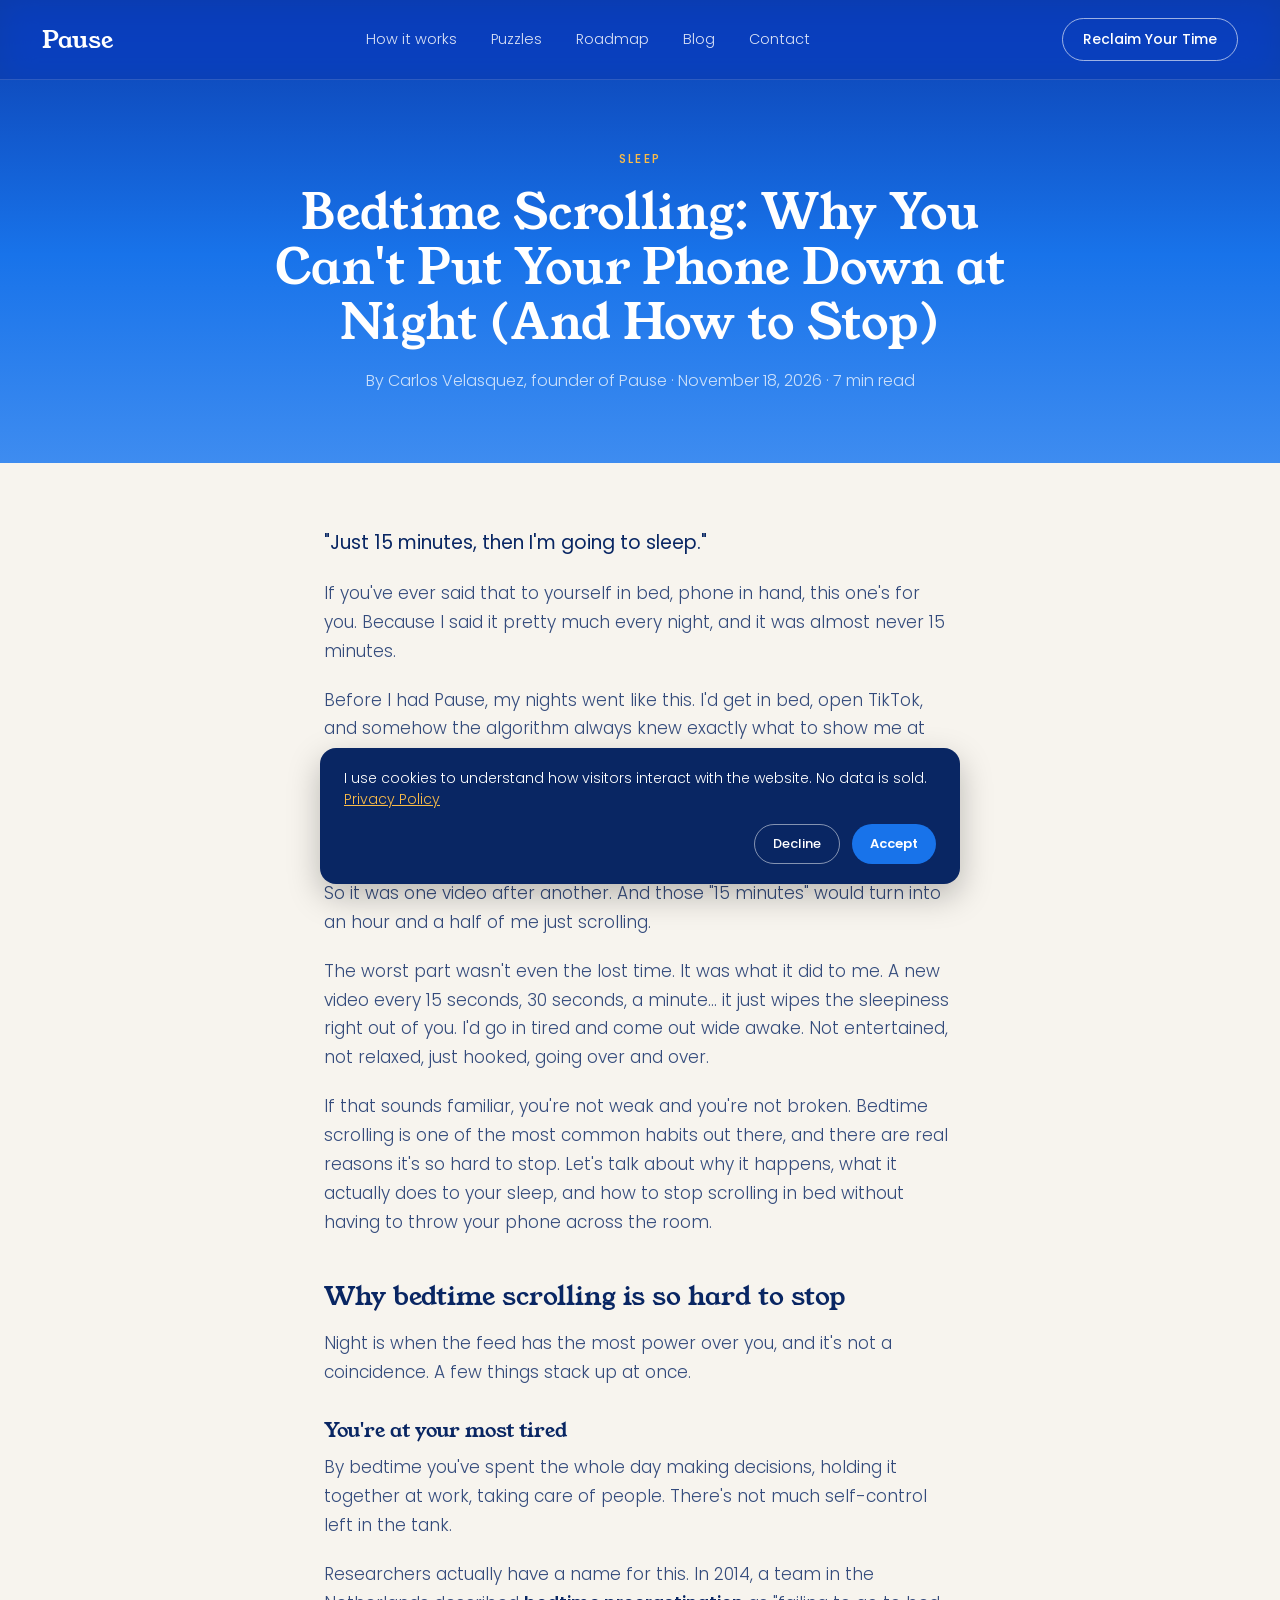
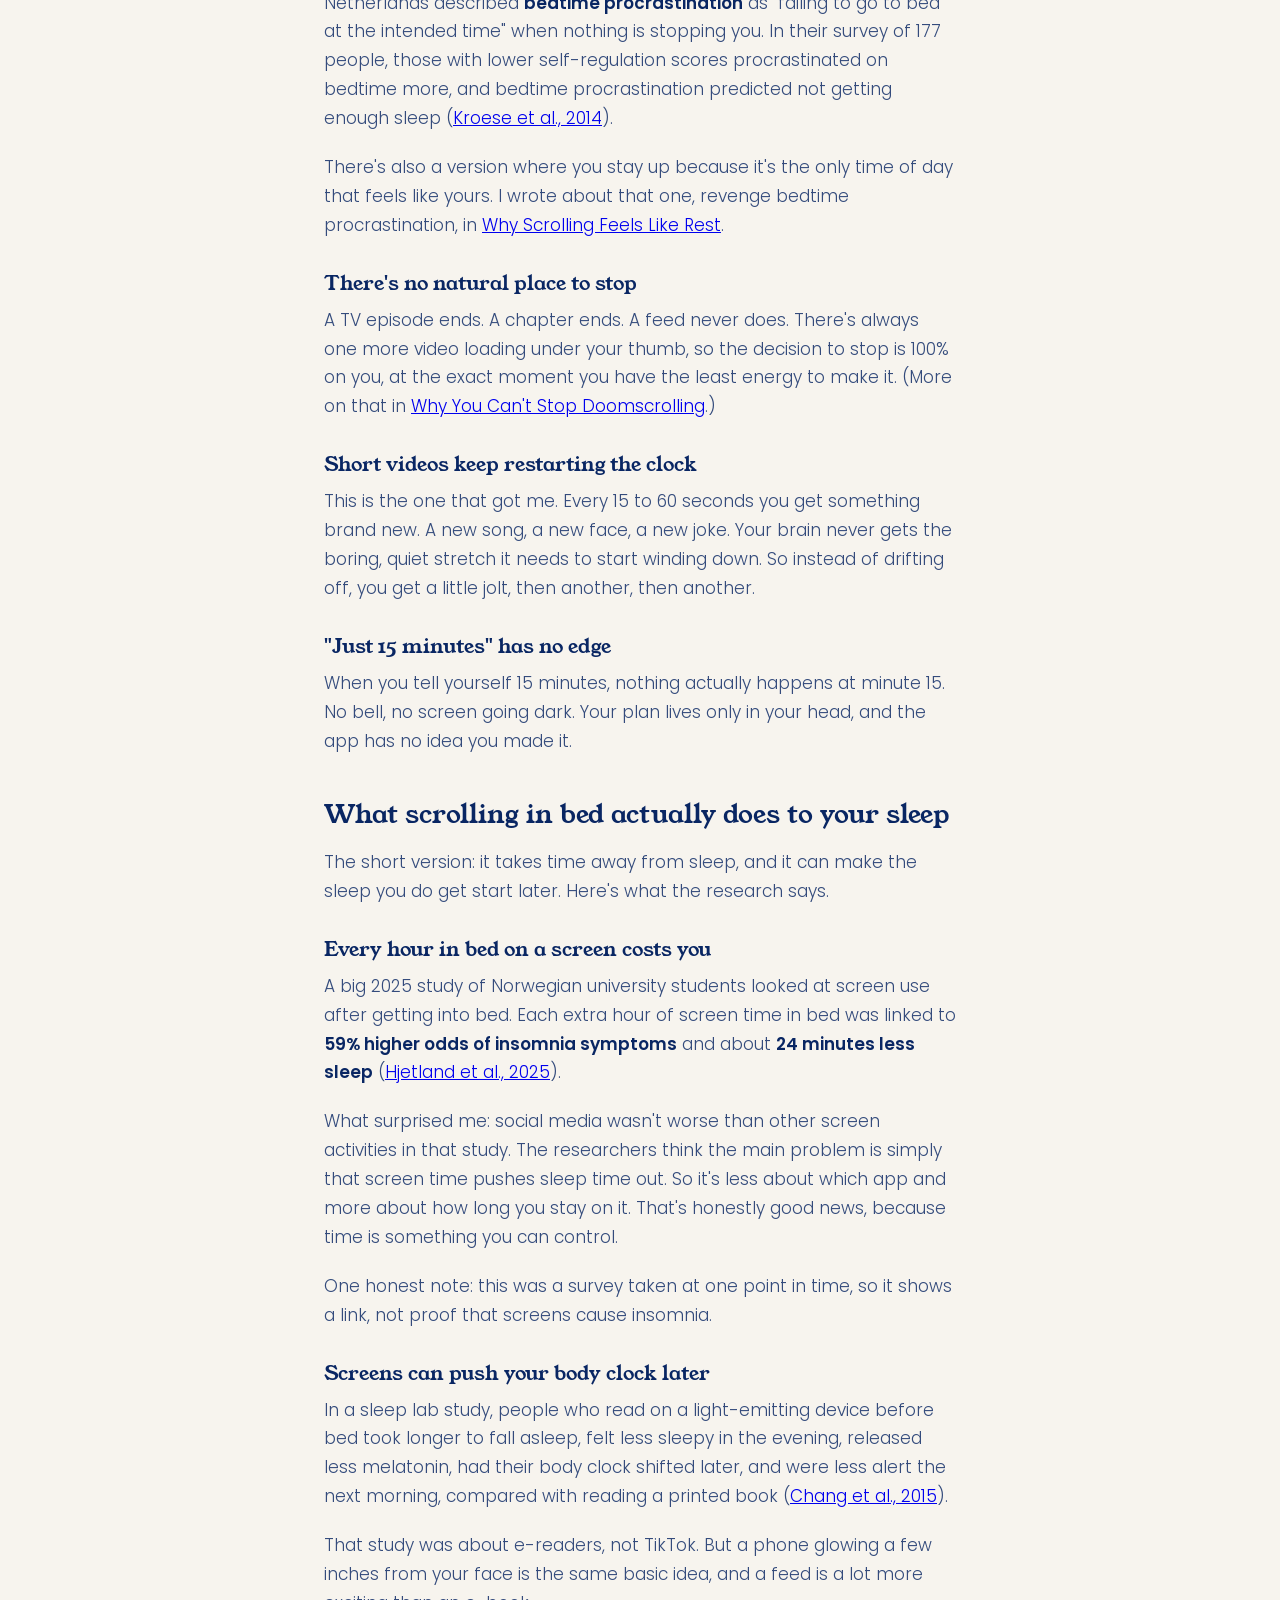
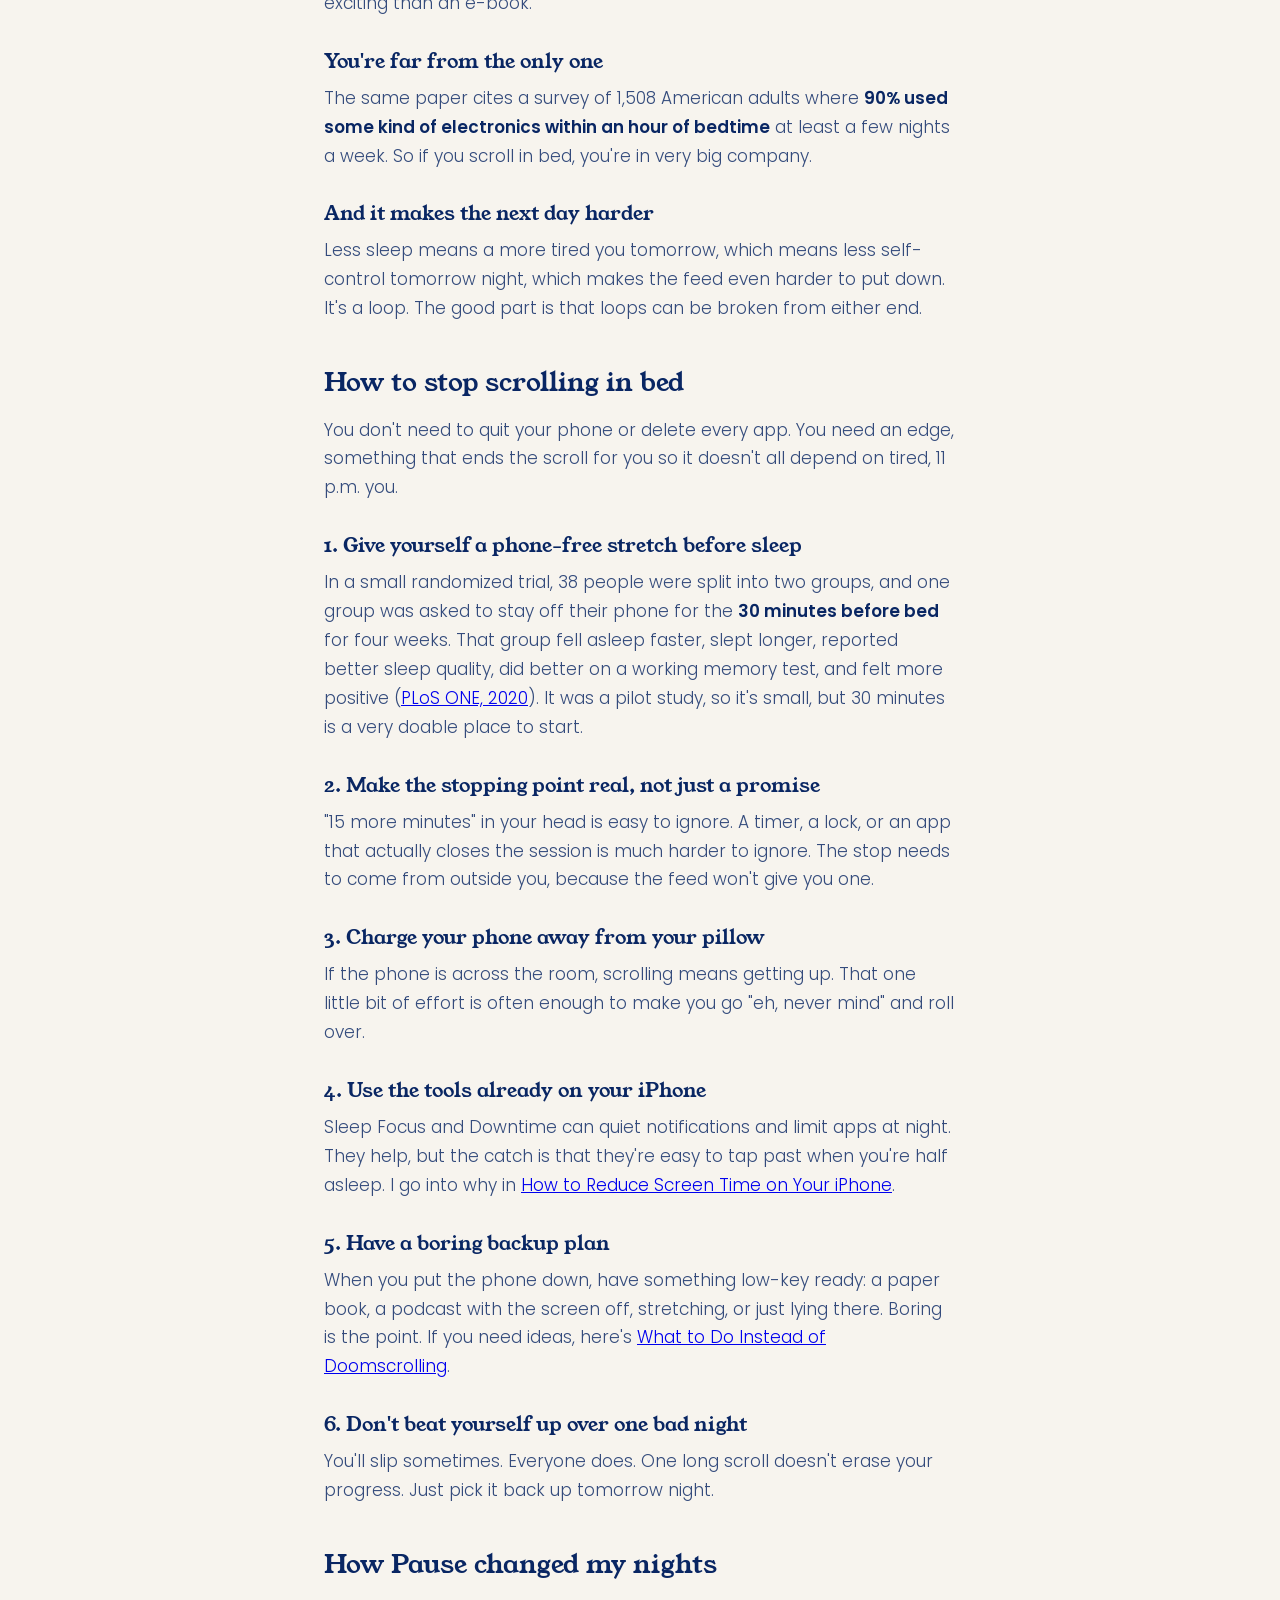
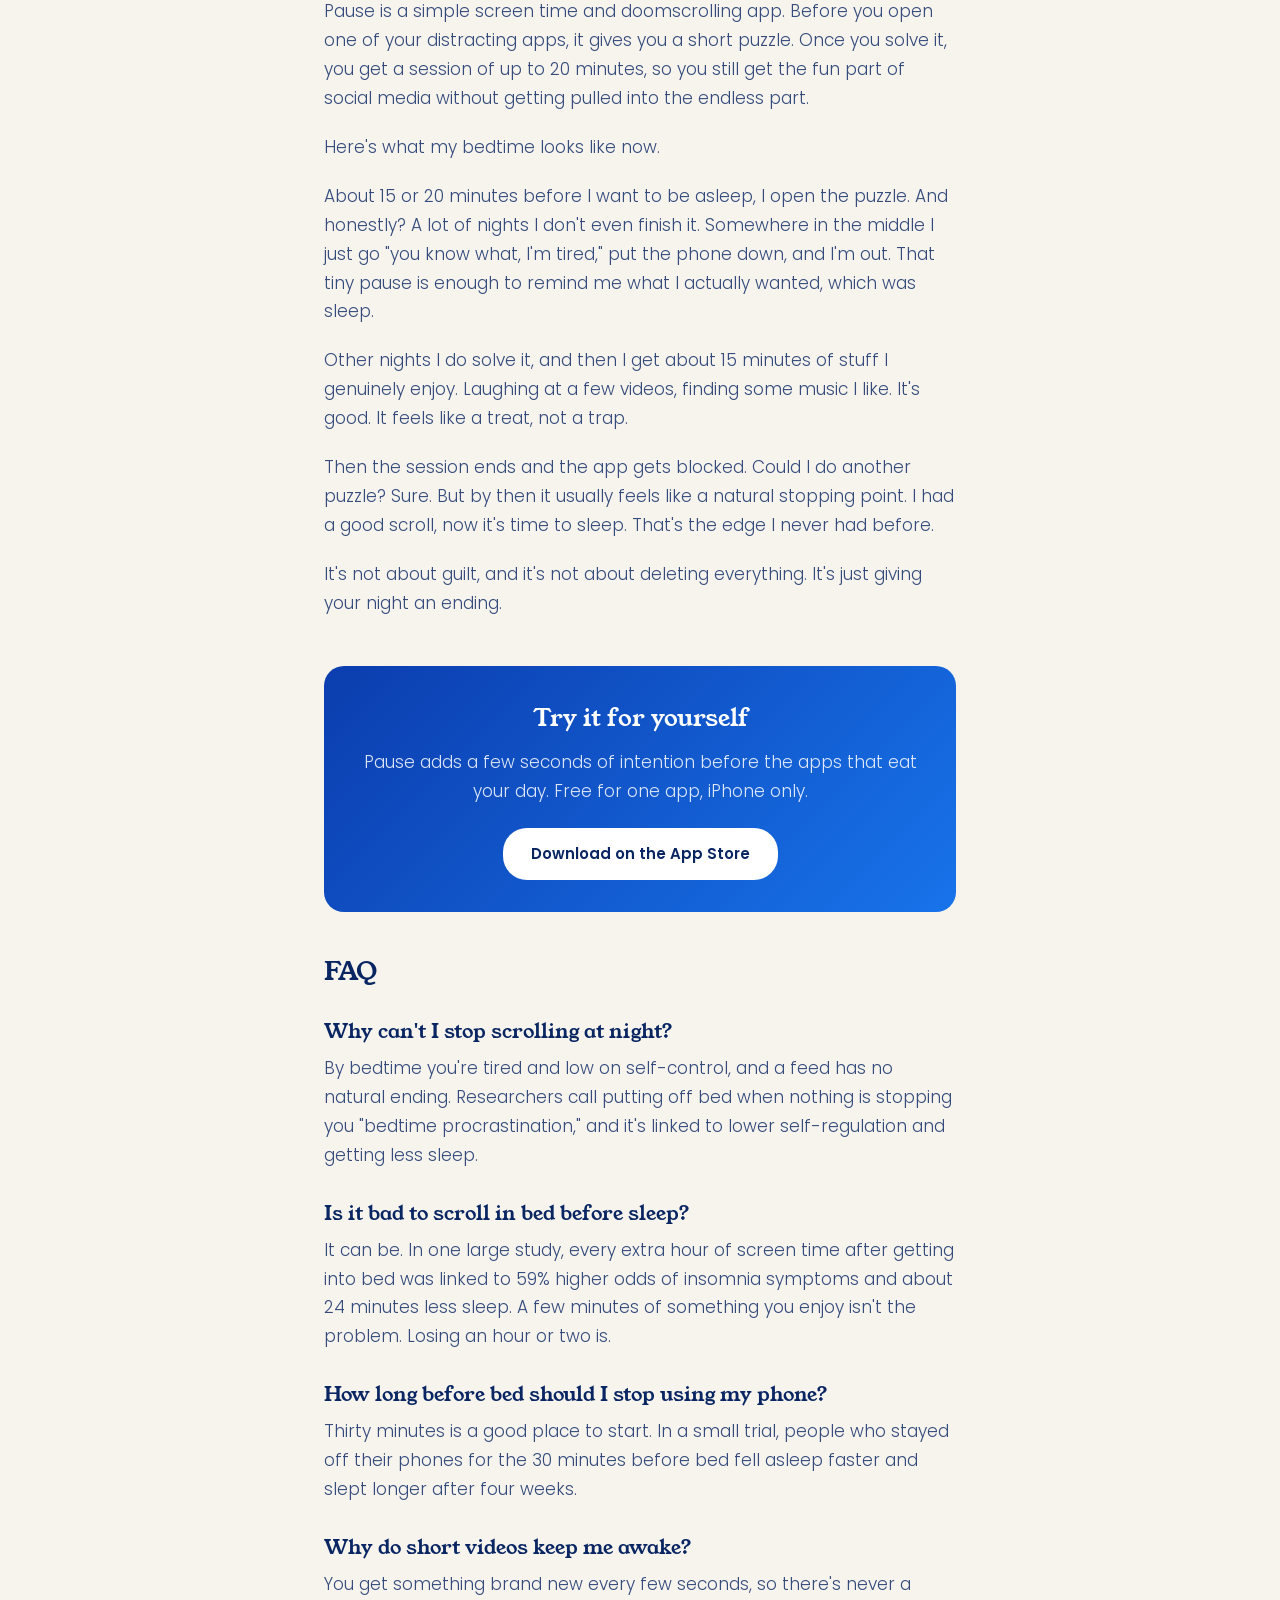
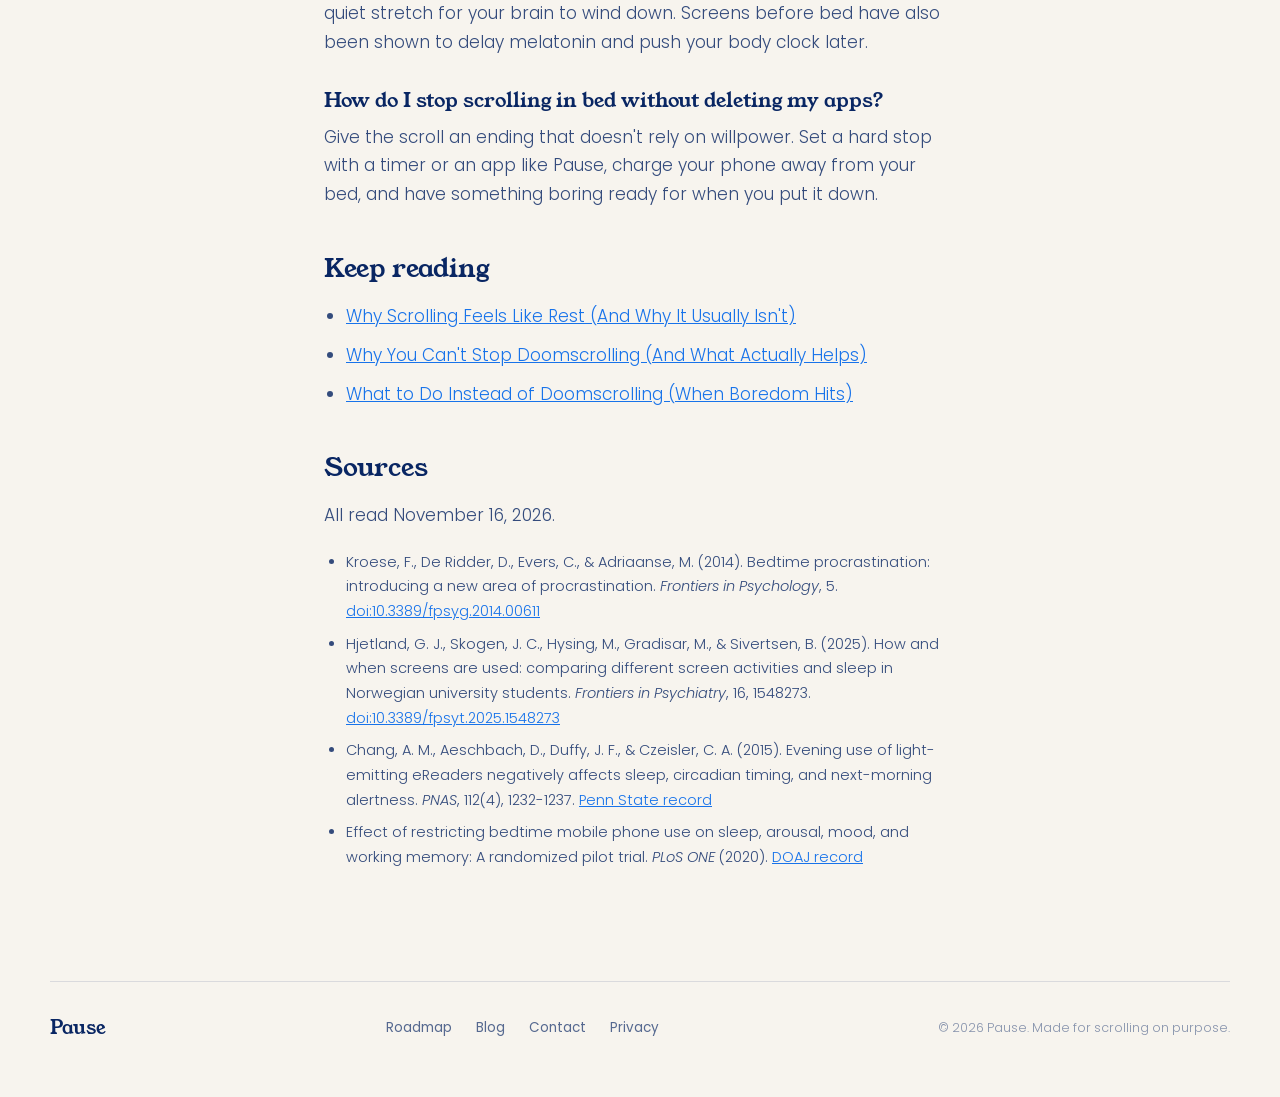
<file: blog/how-to-stop-scrolling-in-bed.html>
<!doctype html>
<html lang="en">
<head>
<meta charset="utf-8">
<meta name="viewport" content="width=device-width, initial-scale=1">
<script>
  window.dataLayer = window.dataLayer || [];
  function gtag(){dataLayer.push(arguments);}

  // Gated behind cookie consent (see banner near end of <body>) — nothing
  // below runs until the visitor clicks "Accept".
  function pauseLoadAnalytics(){
    var ga = document.createElement('script');
    ga.async = true;
    ga.src = 'https://www.googletagmanager.com/gtag/js?id=G-41BC9Q0BG0';
    document.head.appendChild(ga);
    gtag('js', new Date());
    gtag('config', 'G-41BC9Q0BG0');

    !function(t,e){var o,n,p,r;e.__SV||(window.posthog=e,e._i=[],e.init=function(i,s,a){function g(t,e){var o=e.split(".");2==o.length&&(t=t[o[0]],e=o[1]),t[e]=function(){t.uid=t.uid||[],t.uid.push([e].concat(Array.prototype.slice.call(arguments,0)))}}(p=t.createElement("script")).type="text/javascript",p.crossOrigin="anonymous",p.async=!0,p.src=s.api_host.replace(".i.posthog.com","-assets.i.posthog.com")+"/static/array.js",(r=t.getElementsByTagName("script")[0]).parentNode.insertBefore(p,r);var u=e;for(void 0!==a?u=e[a]=[]:a="posthog",u.people=u.people||[],u.toString=function(t){var e="posthog";return"posthog"!==a&&(e+="."+a),t||(e+=" (stub)"),e},u.people.toString=function(){return u.toString(1)+".people (stub)"},o="init capture register register_once register_for_session unregister unregister_for_session getFeatureFlag getFeatureFlagPayload isFeatureEnabled reloadFeatureFlags updateEarlyAccessFeatureEnrollment getEarlyAccessFeatures on onFeatureFlags onSurveysLoaded onSessionId getSurveys getActiveMatchingSurveys renderSurvey canRenderSurvey getNextSurveyStep identify setPersonProperties group resetGroups setPersonPropertiesForFlags resetPersonPropertiesForFlags setGroupPropertiesForFlags resetGroupPropertiesForFlags reset get_distinct_id getGroups get_session_id get_session_replay_url alias set_config startSessionRecording stopSessionRecording sessionRecordingStarted captureException loadToolbar get_property getSessionProperty createPersonProfile opt_in_capturing opt_out_capturing has_opted_in_capturing has_opted_out_capturing clear_opt_in_out_capturing debug".split(" "),n=0;n<o.length;n++)g(u,o[n]);e._i.push([i,s,a])},e.__SV=1)}(document,window.posthog||[]);
    posthog.init('phc_tPxxYTZecbw68N8ZTjLtTDJawHavVP7KWQDt2kSNSm7E', {
      api_host: 'https://us.i.posthog.com',
      person_profiles: 'always'
    });
    document.addEventListener('DOMContentLoaded', function () {
      document.querySelectorAll('a[href*="apps.apple.com"]').forEach(function (link) {
        link.addEventListener('click', function () {
          posthog.capture('app_store_link_clicked', { link_location: link.className || 'unknown' });
        });
      });
    });
  }

  if (localStorage.getItem('pause_analytics_consent') === 'granted') {
    pauseLoadAnalytics();
  }
</script>
<title>How to Stop Scrolling in Bed (When You Know You Should Sleep) — Pause</title>
<meta name="description" content="Can&#x27;t put your phone down at night? Here&#x27;s why bedtime scrolling is so sticky, what it does to your sleep, and simple ways to stop scrolling in bed.">
<meta property="og:title" content="How to Stop Scrolling in Bed (When You Know You Should Sleep)">
<meta property="og:description" content="Can&#x27;t put your phone down at night? Here&#x27;s why bedtime scrolling is so sticky, what it does to your sleep, and simple ways to stop scrolling in bed.">
<meta property="og:image" content="https://try-pause.com/assets/og-thumbnail.png">
<meta property="og:url" content="https://try-pause.com/blog/how-to-stop-scrolling-in-bed.html">
<meta property="og:type" content="article">
<meta name="twitter:card" content="summary_large_image">
<meta name="twitter:title" content="How to Stop Scrolling in Bed (When You Know You Should Sleep)">
<meta name="twitter:description" content="Can&#x27;t put your phone down at night? Here&#x27;s why bedtime scrolling is so sticky, what it does to your sleep, and simple ways to stop scrolling in bed.">
<meta name="twitter:image" content="https://try-pause.com/assets/og-thumbnail.png">
<link rel="preconnect" href="https://fonts.googleapis.com">
<link rel="preconnect" href="https://fonts.gstatic.com" crossorigin>
<link href="https://fonts.googleapis.com/css2?family=Poppins:wght@300;400;500;600;700&family=Young+Serif&display=swap" rel="stylesheet">
<style>
  :root{--navy:#092663;--blue:#1873EA;--amber:#FBBC48;--cream:#F7F4EE}
  *{box-sizing:border-box;margin:0;padding:0}
  html,body{background:var(--cream);color:var(--navy);font-family:'Poppins',system-ui,sans-serif;-webkit-font-smoothing:antialiased}

  nav{
    position:fixed;top:0;left:0;right:0;z-index:50;
    display:flex;align-items:center;justify-content:space-between;
    padding:18px 42px;color:#fff;
    background:rgba(13,60,168,.72);
    backdrop-filter:saturate(150%) blur(16px);
    -webkit-backdrop-filter:saturate(150%) blur(16px);
    border-bottom:1px solid rgba(255,255,255,.14);
  }
  .wordmark{font-family:'Young Serif',serif;font-size:24px;color:#fff;text-decoration:none}
  .navlinks{display:flex;gap:34px;font-weight:300;font-size:14.5px}
  .navlinks a{color:rgba(255,255,255,.85);text-decoration:none}
  .navlinks a:hover{color:#fff}
  .navcta{
    font-weight:500;font-size:14px;padding:10px 20px;border-radius:22px;
    border:1px solid rgba(255,255,255,.6);color:#fff;text-decoration:none;
  }
  @media (max-width:820px){ .navlinks{display:none} nav{padding:14px 20px} }

  .hero{
    padding:150px 24px 70px;text-align:center;
    background:linear-gradient(180deg,#0B3DAE 0%,#1873EA 55%,#3E8CF0 100%);
    color:#fff;
  }
  .eyebrow{
    font-size:12px;font-weight:500;letter-spacing:2.4px;text-transform:uppercase;
    color:var(--amber);margin-bottom:18px;
  }
  h1{font-family:'Young Serif',serif;font-weight:400;font-size:clamp(32px,5vw,48px);margin-bottom:16px;line-height:1.15;max-width:760px;margin-left:auto;margin-right:auto}
  .hero p{font-weight:300;font-size:16px;color:rgba(255,255,255,.75)}

  article{max-width:680px;margin:0 auto;padding:64px 24px 40px;font-size:17px;line-height:1.7;font-weight:300}
  article h2{font-family:'Young Serif',serif;font-weight:400;font-size:26px;margin:44px 0 16px;line-height:1.25;color:var(--navy)}
  article p{margin-bottom:20px;color:rgba(9,38,99,.82)}
  article ul{margin:0 0 24px 22px}
  article li{margin-bottom:10px;color:rgba(9,38,99,.82)}
  article li a{color:var(--blue)}
  article strong{font-weight:600;color:var(--navy)}
  article .lede{font-size:19px;font-weight:400;color:var(--navy)}
  article blockquote{
    margin:32px 0;padding:4px 0 4px 22px;border-left:3px solid var(--amber);
    font-family:'Young Serif',serif;font-size:21px;font-weight:400;line-height:1.4;color:var(--navy);
  }
  .cta-box{
    margin:48px 0 8px;padding:32px;border-radius:20px;text-align:center;
    background:linear-gradient(135deg,#0B3DAE,#1873EA);color:#fff;
  }
  .cta-box h3{font-family:'Young Serif',serif;font-weight:400;font-size:24px;margin-bottom:10px}
  .cta-box p{color:rgba(255,255,255,.85);font-weight:300;margin-bottom:22px}
  .cta-box a{
    display:inline-block;background:#fff;color:var(--navy);text-decoration:none;
    font-weight:600;font-size:15px;padding:13px 28px;border-radius:24px;
  }

  footer{padding:48px 24px 56px}
  .footer-inner{
    max-width:1180px;margin:0 auto;padding-top:32px;
    border-top:1px solid rgba(9,38,99,.12);
    display:flex;align-items:center;justify-content:space-between;flex-wrap:wrap;gap:16px;
  }
  .footer-mark{font-family:'Young Serif',serif;font-size:19px}
  .footer-links{display:flex;gap:24px;flex-wrap:wrap}
  .footer-links a{color:rgba(9,38,99,.68);text-decoration:none;font-weight:400;font-size:13.5px}
  .footer-links a:hover{color:var(--navy)}
  .footer-copy{color:rgba(9,38,99,.48);font-weight:300;font-size:12.5px}
  article > h3{font-family:'Young Serif',serif;font-weight:400;font-size:20px;margin:30px 0 10px;line-height:1.3;color:var(--navy)}
  article ul.sources li{font-size:14.5px;margin-bottom:8px}
</style>
<link rel="canonical" href="https://try-pause.com/blog/how-to-stop-scrolling-in-bed.html">
<script type="application/ld+json">
{
 "@context": "https://schema.org",
 "@type": "BlogPosting",
 "headline": "How to Stop Scrolling in Bed (When You Know You Should Sleep)",
 "description": "Can't put your phone down at night? Here's why bedtime scrolling is so sticky, what it does to your sleep, and simple ways to stop scrolling in bed.",
 "datePublished": "2026-11-18",
 "dateModified": "2026-11-18",
 "author": {
  "@type": "Person",
  "name": "Carlos Velasquez",
  "jobTitle": "Founder of Pause",
  "url": "https://try-pause.com/"
 },
 "publisher": {
  "@type": "Organization",
  "@id": "https://try-pause.com/#org",
  "name": "Pause",
  "url": "https://try-pause.com/",
  "logo": "https://try-pause.com/assets/og-thumbnail.png",
  "founder": {
   "@type": "Person",
   "name": "Carlos Velasquez"
  }
 },
 "mainEntityOfPage": "https://try-pause.com/blog/how-to-stop-scrolling-in-bed.html",
 "image": "https://try-pause.com/assets/og-thumbnail.png"
}
</script>
<script type="application/ld+json">
{
 "@context": "https://schema.org",
 "@type": "FAQPage",
 "mainEntity": [
  {
   "@type": "Question",
   "name": "Why can't I stop scrolling at night?",
   "acceptedAnswer": {
    "@type": "Answer",
    "text": "By bedtime you're tired and low on self-control, and a feed has no natural ending. Researchers call putting off bed when nothing is stopping you \"bedtime procrastination,\" and it's linked to lower self-regulation and getting less sleep."
   }
  },
  {
   "@type": "Question",
   "name": "Is it bad to scroll in bed before sleep?",
   "acceptedAnswer": {
    "@type": "Answer",
    "text": "It can be. In one large study, every extra hour of screen time after getting into bed was linked to 59% higher odds of insomnia symptoms and about 24 minutes less sleep. A few minutes of something you enjoy isn't the problem. Losing an hour or two is."
   }
  },
  {
   "@type": "Question",
   "name": "How long before bed should I stop using my phone?",
   "acceptedAnswer": {
    "@type": "Answer",
    "text": "Thirty minutes is a good place to start. In a small trial, people who stayed off their phones for the 30 minutes before bed fell asleep faster and slept longer after four weeks."
   }
  },
  {
   "@type": "Question",
   "name": "Why do short videos keep me awake?",
   "acceptedAnswer": {
    "@type": "Answer",
    "text": "You get something brand new every few seconds, so there's never a quiet stretch for your brain to wind down. Screens before bed have also been shown to delay melatonin and push your body clock later."
   }
  },
  {
   "@type": "Question",
   "name": "How do I stop scrolling in bed without deleting my apps?",
   "acceptedAnswer": {
    "@type": "Answer",
    "text": "Give the scroll an ending that doesn't rely on willpower. Set a hard stop with a timer or an app like Pause, charge your phone away from your bed, and have something boring ready for when you put it down."
   }
  }
 ]
}
</script>
<link rel="stylesheet" href="/assets/seasonal.css?v=7">
<script src="/assets/seasonal.js?v=7"></script>
<script src="/assets/nav.js?v=1" defer></script>
</head>
<body>

<nav>
  <a href="/" class="wordmark">Pause</a>
  <div class="navlinks">
    <a href="/#how-it-works">How it works</a>
    <a href="/#puzzles">Puzzles</a>
    <a href="../roadmap.html">Roadmap</a>
    <a href="/blog/">Blog</a>
    <a href="../contact.html">Contact</a>
  </div>
  <a href="https://apps.apple.com/us/app/pause-mindful-scrolling/id6781665628" class="navcta">Reclaim Your Time</a>
</nav>

<section class="hero">
  <div class="eyebrow">Sleep</div>
  <h1>Bedtime Scrolling: Why You Can&#x27;t Put Your Phone Down at Night (And How to Stop)</h1>
  <p>By Carlos Velasquez, founder of Pause · November 18, 2026 · 7 min read</p>
</section>

<article>
  <p class="lede">"Just 15 minutes, then I'm going to sleep."</p>

  <p>If you've ever said that to yourself in bed, phone in hand, this one's for you. Because I said it pretty much every night, and it was almost never 15 minutes.</p>

  <p>Before I had Pause, my nights went like this. I'd get in bed, open TikTok, and somehow the algorithm always knew exactly what to show me at night. For me it was music. Covers, electro beats, all kinds of music I'd find on TikTok. And here's the funny part: I'm not a musician. I don't play a single instrument. I just really enjoy music, and the feed figured that out fast haha.</p>

  <p>So it was one video after another. And those "15 minutes" would turn into an hour and a half of me just scrolling.</p>

  <p>The worst part wasn't even the lost time. It was what it did to me. A new video every 15 seconds, 30 seconds, a minute... it just wipes the sleepiness right out of you. I'd go in tired and come out wide awake. Not entertained, not relaxed, just hooked, going over and over.</p>

  <p>If that sounds familiar, you're not weak and you're not broken. Bedtime scrolling is one of the most common habits out there, and there are real reasons it's so hard to stop. Let's talk about why it happens, what it actually does to your sleep, and how to stop scrolling in bed without having to throw your phone across the room.</p>

  <h2>Why bedtime scrolling is so hard to stop</h2>

  <p>Night is when the feed has the most power over you, and it's not a coincidence. A few things stack up at once.</p>

  <h3>You're at your most tired</h3>

  <p>By bedtime you've spent the whole day making decisions, holding it together at work, taking care of people. There's not much self-control left in the tank.</p>

  <p>Researchers actually have a name for this. In 2014, a team in the Netherlands described <strong>bedtime procrastination</strong> as "failing to go to bed at the intended time" when nothing is stopping you. In their survey of 177 people, those with lower self-regulation scores procrastinated on bedtime more, and bedtime procrastination predicted not getting enough sleep (<a href="https://www.frontiersin.org/journals/psychology/articles/10.3389/fpsyg.2014.00611/full">Kroese et al., 2014</a>).</p>

  <p>There's also a version where you stay up because it's the only time of day that feels like yours. I wrote about that one, revenge bedtime procrastination, in <a href="/blog/why-scrolling-feels-like-rest.html">Why Scrolling Feels Like Rest</a>.</p>

  <h3>There's no natural place to stop</h3>

  <p>A TV episode ends. A chapter ends. A feed never does. There's always one more video loading under your thumb, so the decision to stop is 100% on you, at the exact moment you have the least energy to make it. (More on that in <a href="/blog/why-you-cant-stop-doomscrolling.html">Why You Can't Stop Doomscrolling</a>.)</p>

  <h3>Short videos keep restarting the clock</h3>

  <p>This is the one that got me. Every 15 to 60 seconds you get something brand new. A new song, a new face, a new joke. Your brain never gets the boring, quiet stretch it needs to start winding down. So instead of drifting off, you get a little jolt, then another, then another.</p>

  <h3>"Just 15 minutes" has no edge</h3>

  <p>When you tell yourself 15 minutes, nothing actually happens at minute 15. No bell, no screen going dark. Your plan lives only in your head, and the app has no idea you made it.</p>

  <h2>What scrolling in bed actually does to your sleep</h2>

  <p>The short version: it takes time away from sleep, and it can make the sleep you do get start later. Here's what the research says.</p>

  <h3>Every hour in bed on a screen costs you</h3>

  <p>A big 2025 study of Norwegian university students looked at screen use after getting into bed. Each extra hour of screen time in bed was linked to <strong>59% higher odds of insomnia symptoms</strong> and about <strong>24 minutes less sleep</strong> (<a href="https://www.frontiersin.org/journals/psychiatry/articles/10.3389/fpsyt.2025.1548273/full">Hjetland et al., 2025</a>).</p>

  <p>What surprised me: social media wasn't worse than other screen activities in that study. The researchers think the main problem is simply that screen time pushes sleep time out. So it's less about which app and more about how long you stay on it. That's honestly good news, because time is something you can control.</p>

  <p>One honest note: this was a survey taken at one point in time, so it shows a link, not proof that screens cause insomnia.</p>

  <h3>Screens can push your body clock later</h3>

  <p>In a sleep lab study, people who read on a light-emitting device before bed took longer to fall asleep, felt less sleepy in the evening, released less melatonin, had their body clock shifted later, and were less alert the next morning, compared with reading a printed book (<a href="https://pure.psu.edu/en/publications/evening-use-of-light-emitting-ereaders-negatively-affects-sleep-c/">Chang et al., 2015</a>).</p>

  <p>That study was about e-readers, not TikTok. But a phone glowing a few inches from your face is the same basic idea, and a feed is a lot more exciting than an e-book.</p>

  <h3>You're far from the only one</h3>

  <p>The same paper cites a survey of 1,508 American adults where <strong>90% used some kind of electronics within an hour of bedtime</strong> at least a few nights a week. So if you scroll in bed, you're in very big company.</p>

  <h3>And it makes the next day harder</h3>

  <p>Less sleep means a more tired you tomorrow, which means less self-control tomorrow night, which makes the feed even harder to put down. It's a loop. The good part is that loops can be broken from either end.</p>

  <h2>How to stop scrolling in bed</h2>

  <p>You don't need to quit your phone or delete every app. You need an edge, something that ends the scroll for you so it doesn't all depend on tired, 11 p.m. you.</p>

  <h3>1. Give yourself a phone-free stretch before sleep</h3>

  <p>In a small randomized trial, 38 people were split into two groups, and one group was asked to stay off their phone for the <strong>30 minutes before bed</strong> for four weeks. That group fell asleep faster, slept longer, reported better sleep quality, did better on a working memory test, and felt more positive (<a href="https://doaj.org/article/1198ff0a00b64c9e872d9e552a126928">PLoS ONE, 2020</a>). It was a pilot study, so it's small, but 30 minutes is a very doable place to start.</p>

  <h3>2. Make the stopping point real, not just a promise</h3>

  <p>"15 more minutes" in your head is easy to ignore. A timer, a lock, or an app that actually closes the session is much harder to ignore. The stop needs to come from outside you, because the feed won't give you one.</p>

  <h3>3. Charge your phone away from your pillow</h3>

  <p>If the phone is across the room, scrolling means getting up. That one little bit of effort is often enough to make you go "eh, never mind" and roll over.</p>

  <h3>4. Use the tools already on your iPhone</h3>

  <p>Sleep Focus and Downtime can quiet notifications and limit apps at night. They help, but the catch is that they're easy to tap past when you're half asleep. I go into why in <a href="/blog/reduce-iphone-screen-time.html">How to Reduce Screen Time on Your iPhone</a>.</p>

  <h3>5. Have a boring backup plan</h3>

  <p>When you put the phone down, have something low-key ready: a paper book, a podcast with the screen off, stretching, or just lying there. Boring is the point. If you need ideas, here's <a href="/blog/what-to-do-instead-of-doomscrolling.html">What to Do Instead of Doomscrolling</a>.</p>

  <h3>6. Don't beat yourself up over one bad night</h3>

  <p>You'll slip sometimes. Everyone does. One long scroll doesn't erase your progress. Just pick it back up tomorrow night.</p>

  <h2>How Pause changed my nights</h2>

  <p>Pause is a simple screen time and doomscrolling app. Before you open one of your distracting apps, it gives you a short puzzle. Once you solve it, you get a session of up to 20 minutes, so you still get the fun part of social media without getting pulled into the endless part.</p>

  <p>Here's what my bedtime looks like now.</p>

  <p>About 15 or 20 minutes before I want to be asleep, I open the puzzle. And honestly? A lot of nights I don't even finish it. Somewhere in the middle I just go "you know what, I'm tired," put the phone down, and I'm out. That tiny pause is enough to remind me what I actually wanted, which was sleep.</p>

  <p>Other nights I do solve it, and then I get about 15 minutes of stuff I genuinely enjoy. Laughing at a few videos, finding some music I like. It's good. It feels like a treat, not a trap.</p>

  <p>Then the session ends and the app gets blocked. Could I do another puzzle? Sure. But by then it usually feels like a natural stopping point. I had a good scroll, now it's time to sleep. That's the edge I never had before.</p>

  <p>It's not about guilt, and it's not about deleting everything. It's just giving your night an ending.</p>

  <div class="cta-box">
    <h3>Try it for yourself</h3>
    <p>Pause adds a few seconds of intention before the apps that eat your day. Free for one app, iPhone only.</p>
    <a href="https://apps.apple.com/us/app/pause-mindful-scrolling/id6781665628">Download on the App Store</a>
  </div>

  <h2>FAQ</h2>
  <h3>Why can't I stop scrolling at night?</h3>
  <p>By bedtime you're tired and low on self-control, and a feed has no natural ending. Researchers call putting off bed when nothing is stopping you "bedtime procrastination," and it's linked to lower self-regulation and getting less sleep.</p>

  <h3>Is it bad to scroll in bed before sleep?</h3>
  <p>It can be. In one large study, every extra hour of screen time after getting into bed was linked to 59% higher odds of insomnia symptoms and about 24 minutes less sleep. A few minutes of something you enjoy isn't the problem. Losing an hour or two is.</p>

  <h3>How long before bed should I stop using my phone?</h3>
  <p>Thirty minutes is a good place to start. In a small trial, people who stayed off their phones for the 30 minutes before bed fell asleep faster and slept longer after four weeks.</p>

  <h3>Why do short videos keep me awake?</h3>
  <p>You get something brand new every few seconds, so there's never a quiet stretch for your brain to wind down. Screens before bed have also been shown to delay melatonin and push your body clock later.</p>

  <h3>How do I stop scrolling in bed without deleting my apps?</h3>
  <p>Give the scroll an ending that doesn't rely on willpower. Set a hard stop with a timer or an app like Pause, charge your phone away from your bed, and have something boring ready for when you put it down.</p>

  <h2>Keep reading</h2>
  <ul>
    <li><a href="/blog/why-scrolling-feels-like-rest.html">Why Scrolling Feels Like Rest (And Why It Usually Isn't)</a></li>
    <li><a href="/blog/why-you-cant-stop-doomscrolling.html">Why You Can't Stop Doomscrolling (And What Actually Helps)</a></li>
    <li><a href="/blog/what-to-do-instead-of-doomscrolling.html">What to Do Instead of Doomscrolling (When Boredom Hits)</a></li>
  </ul>

  <h2>Sources</h2>
  <p>All read November 16, 2026.</p>
  <ul class="sources">
    <li>Kroese, F., De Ridder, D., Evers, C., &amp; Adriaanse, M. (2014). Bedtime procrastination: introducing a new area of procrastination. <em>Frontiers in Psychology</em>, 5. <a href="https://www.frontiersin.org/journals/psychology/articles/10.3389/fpsyg.2014.00611/full">doi:10.3389/fpsyg.2014.00611</a></li>
    <li>Hjetland, G. J., Skogen, J. C., Hysing, M., Gradisar, M., &amp; Sivertsen, B. (2025). How and when screens are used: comparing different screen activities and sleep in Norwegian university students. <em>Frontiers in Psychiatry</em>, 16, 1548273. <a href="https://www.frontiersin.org/journals/psychiatry/articles/10.3389/fpsyt.2025.1548273/full">doi:10.3389/fpsyt.2025.1548273</a></li>
    <li>Chang, A. M., Aeschbach, D., Duffy, J. F., &amp; Czeisler, C. A. (2015). Evening use of light-emitting eReaders negatively affects sleep, circadian timing, and next-morning alertness. <em>PNAS</em>, 112(4), 1232-1237. <a href="https://pure.psu.edu/en/publications/evening-use-of-light-emitting-ereaders-negatively-affects-sleep-c/">Penn State record</a></li>
    <li>Effect of restricting bedtime mobile phone use on sleep, arousal, mood, and working memory: A randomized pilot trial. <em>PLoS ONE</em> (2020). <a href="https://doaj.org/article/1198ff0a00b64c9e872d9e552a126928">DOAJ record</a></li>
  </ul>
</article>

<footer>
  <div class="footer-inner">
    <div class="footer-mark">Pause</div>
    <div class="footer-links">
      <a href="../roadmap.html">Roadmap</a>
      <a href="/blog/">Blog</a>
      <a href="../contact.html">Contact</a>
      <a href="../privacy/">Privacy</a>
    </div>
    <div class="footer-copy">© 2026 Pause. Made for scrolling on purpose.</div>
  </div>
</footer>


<div id="pause-cookie-banner" style="display:none;position:fixed;left:16px;right:16px;bottom:16px;z-index:9999;max-width:640px;margin:0 auto;background:#092663;color:#fff;border-radius:16px;padding:20px 24px;box-shadow:0 12px 32px rgba(0,0,0,.25);font-family:'Poppins',system-ui,sans-serif;">
  <p style="margin:0 0 14px;font-size:14px;line-height:1.5;font-weight:300;">I use cookies to understand how visitors interact with the website. No data is sold. <a href="../privacy/" style="color:#FBBC48;text-decoration:underline;">Privacy Policy</a></p>
  <div style="display:flex;gap:12px;justify-content:flex-end;">
    <button id="pause-cookie-decline" style="background:transparent;border:1px solid rgba(255,255,255,.5);color:#fff;padding:9px 18px;border-radius:20px;font-size:13px;font-weight:500;cursor:pointer;font-family:inherit;">Decline</button>
    <button id="pause-cookie-accept" style="background:#1873EA;border:none;color:#fff;padding:9px 18px;border-radius:20px;font-size:13px;font-weight:600;cursor:pointer;font-family:inherit;">Accept</button>
  </div>
</div>
<script>
(function () {
  var KEY = 'pause_analytics_consent';
  if (localStorage.getItem(KEY)) return; // already decided on a prior visit
  var banner = document.getElementById('pause-cookie-banner');
  banner.style.display = 'block';
  document.getElementById('pause-cookie-accept').onclick = function () {
    localStorage.setItem(KEY, 'granted');
    banner.style.display = 'none';
    if (typeof pauseLoadAnalytics === 'function') pauseLoadAnalytics();
  };
  document.getElementById('pause-cookie-decline').onclick = function () {
    localStorage.setItem(KEY, 'denied');
    banner.style.display = 'none';
  };
})();
</script>
</body>
</html>
</file>
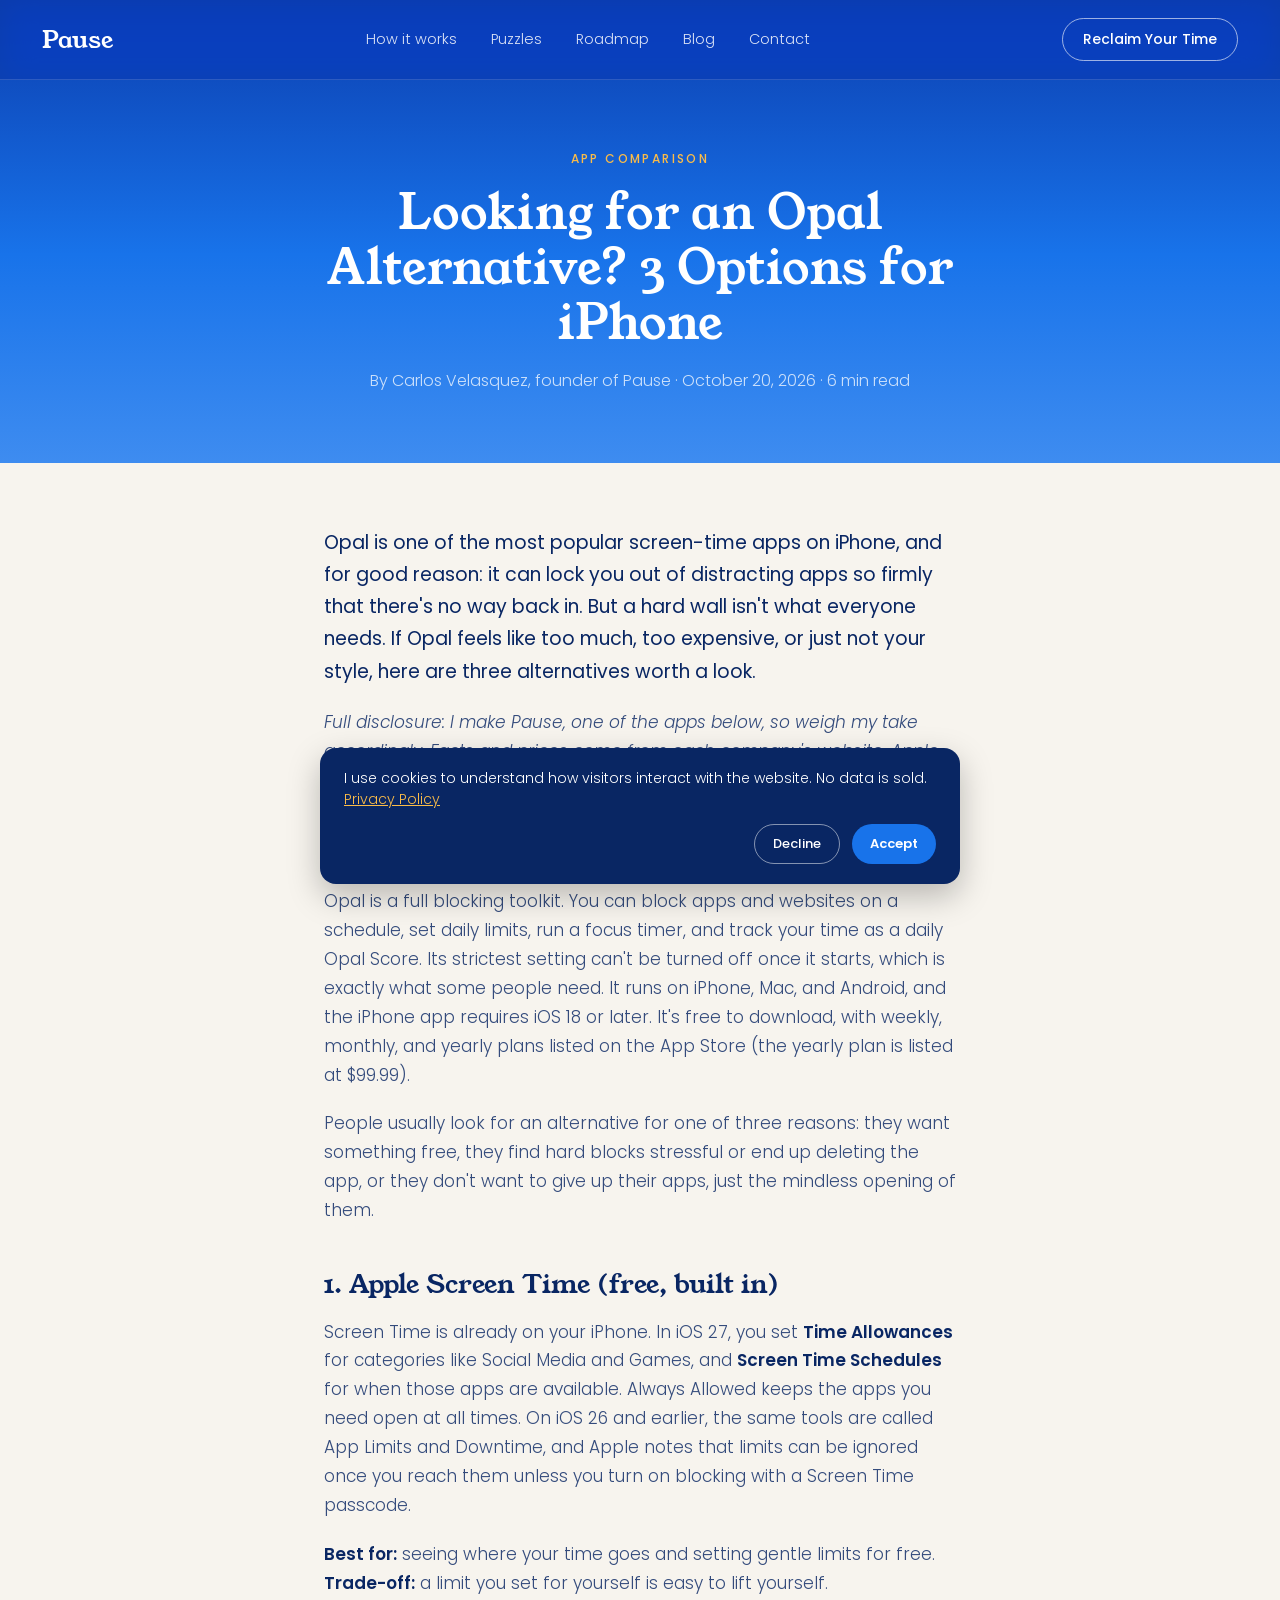
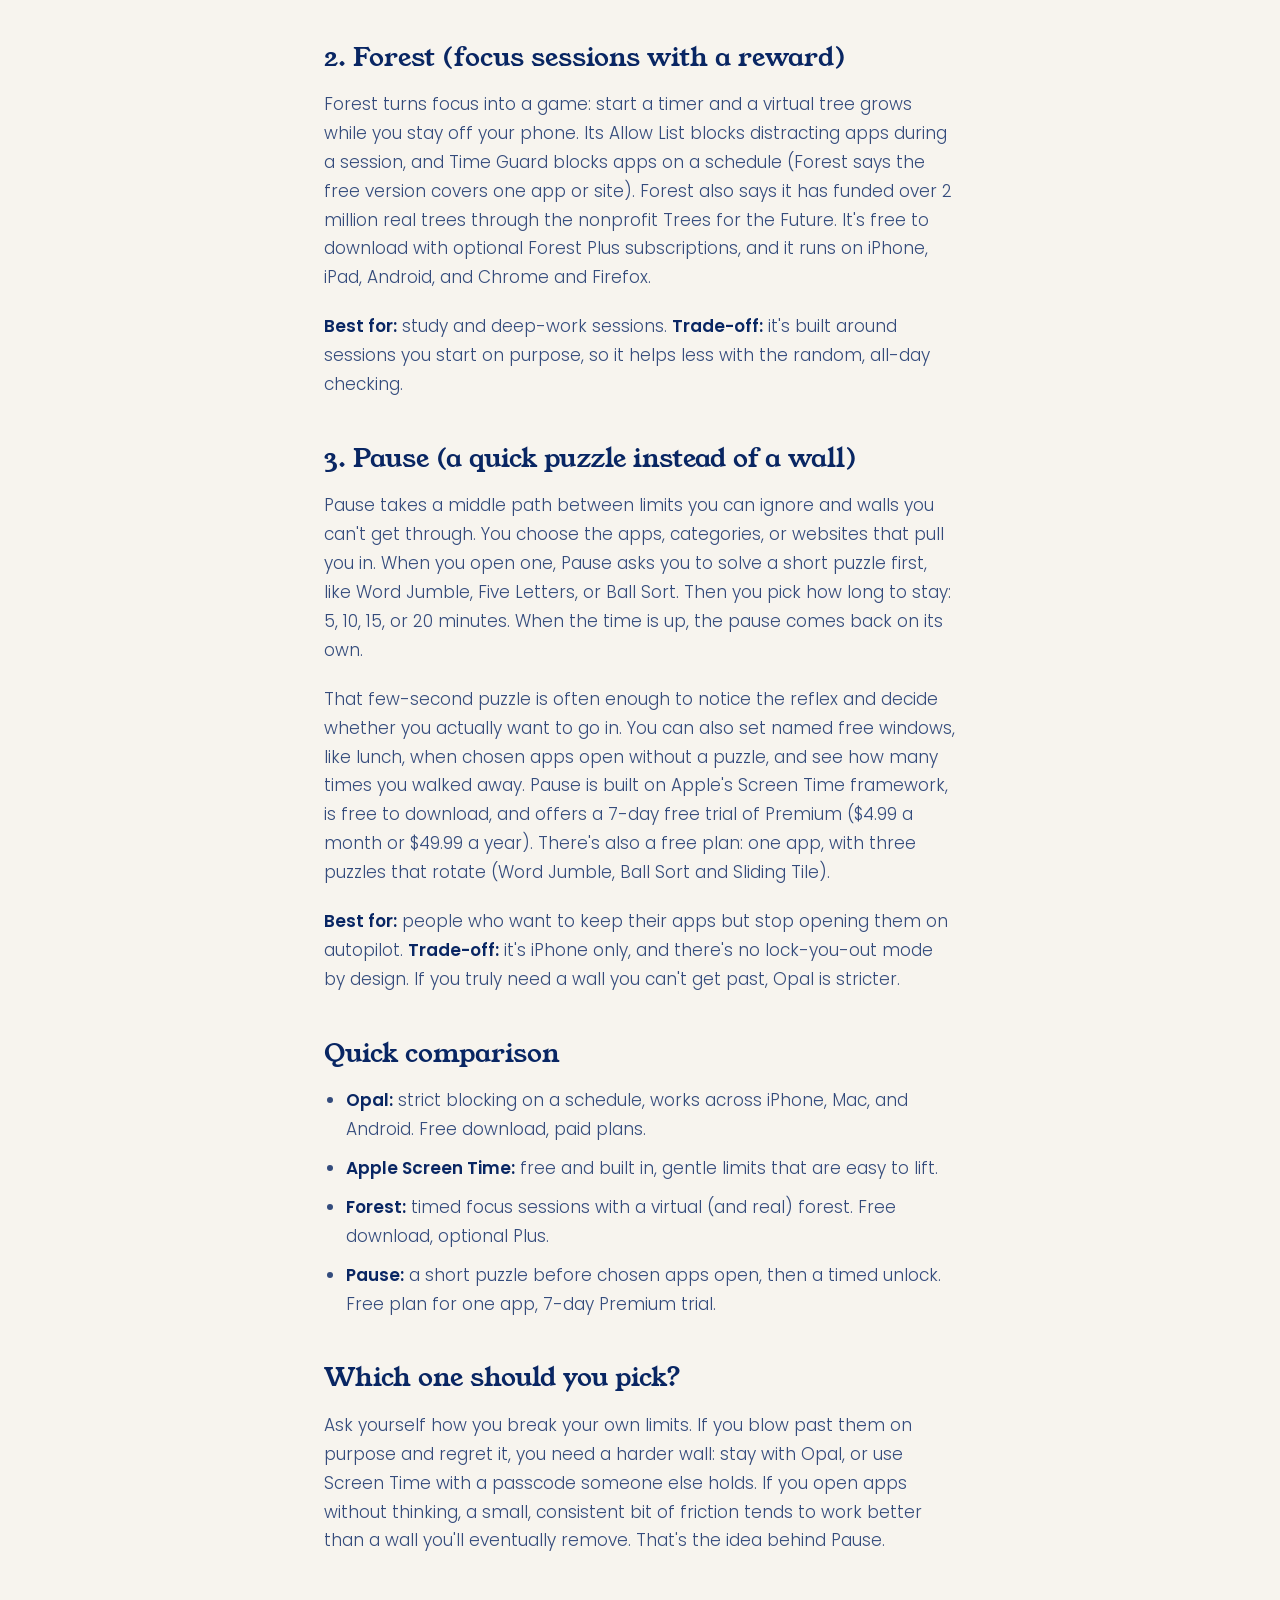
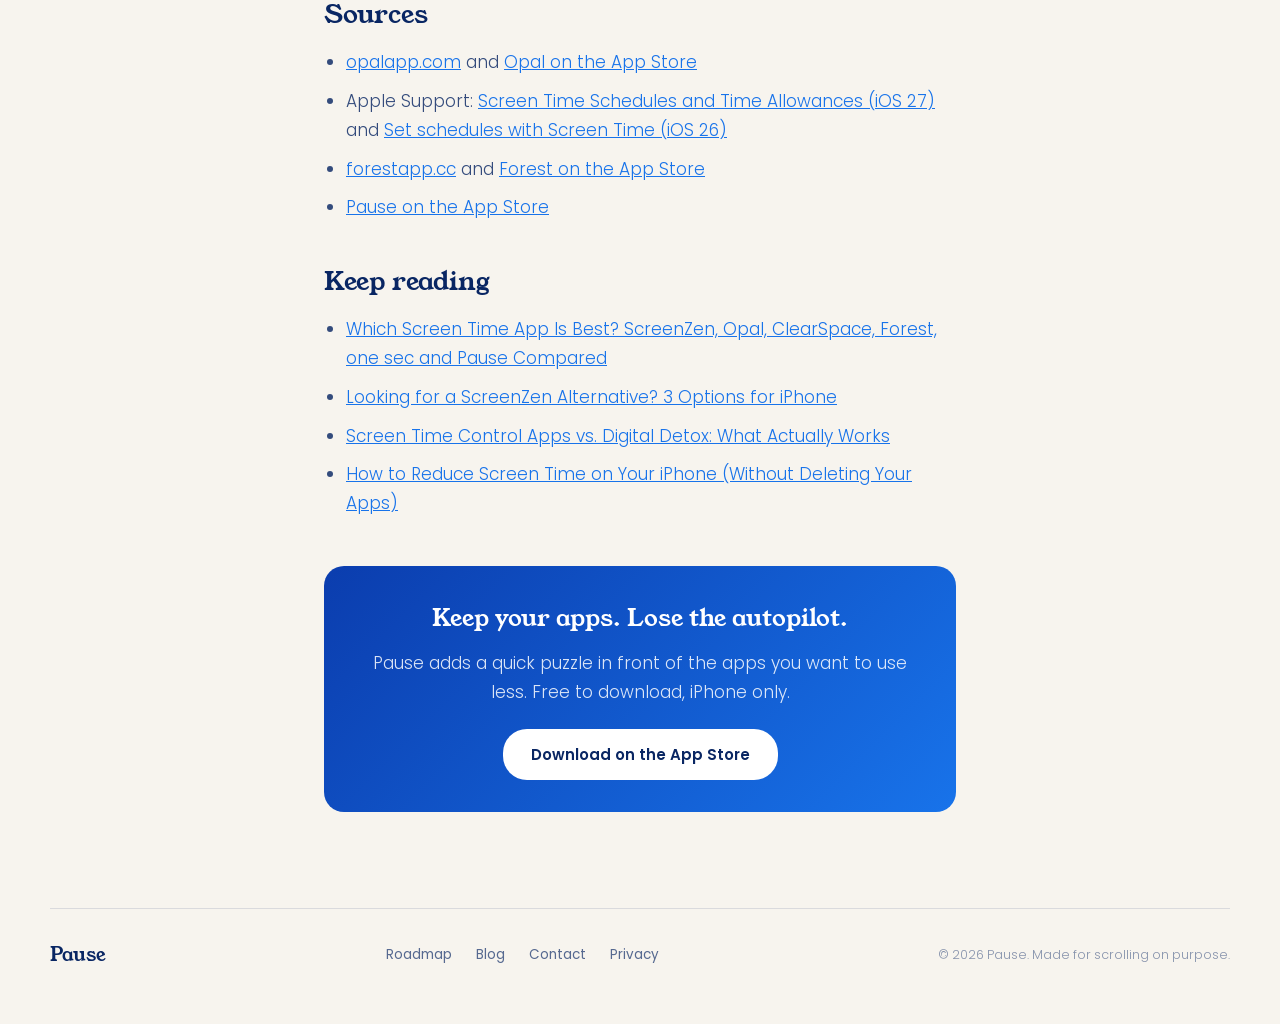
<file: blog/opal-alternative.html>
<!doctype html>
<html lang="en">
<head>
<meta charset="utf-8">
<meta name="viewport" content="width=device-width, initial-scale=1">
<script>
  window.dataLayer = window.dataLayer || [];
  function gtag(){dataLayer.push(arguments);}

  // Gated behind cookie consent (see banner near end of <body>) — nothing
  // below runs until the visitor clicks "Accept".
  function pauseLoadAnalytics(){
    var ga = document.createElement('script');
    ga.async = true;
    ga.src = 'https://www.googletagmanager.com/gtag/js?id=G-41BC9Q0BG0';
    document.head.appendChild(ga);
    gtag('js', new Date());
    gtag('config', 'G-41BC9Q0BG0');

    !function(t,e){var o,n,p,r;e.__SV||(window.posthog=e,e._i=[],e.init=function(i,s,a){function g(t,e){var o=e.split(".");2==o.length&&(t=t[o[0]],e=o[1]),t[e]=function(){t.uid=t.uid||[],t.uid.push([e].concat(Array.prototype.slice.call(arguments,0)))}}(p=t.createElement("script")).type="text/javascript",p.crossOrigin="anonymous",p.async=!0,p.src=s.api_host.replace(".i.posthog.com","-assets.i.posthog.com")+"/static/array.js",(r=t.getElementsByTagName("script")[0]).parentNode.insertBefore(p,r);var u=e;for(void 0!==a?u=e[a]=[]:a="posthog",u.people=u.people||[],u.toString=function(t){var e="posthog";return"posthog"!==a&&(e+="."+a),t||(e+=" (stub)"),e},u.people.toString=function(){return u.toString(1)+".people (stub)"},o="init capture register register_once register_for_session unregister unregister_for_session getFeatureFlag getFeatureFlagPayload isFeatureEnabled reloadFeatureFlags updateEarlyAccessFeatureEnrollment getEarlyAccessFeatures on onFeatureFlags onSurveysLoaded onSessionId getSurveys getActiveMatchingSurveys renderSurvey canRenderSurvey getNextSurveyStep identify setPersonProperties group resetGroups setPersonPropertiesForFlags resetPersonPropertiesForFlags setGroupPropertiesForFlags resetGroupPropertiesForFlags reset get_distinct_id getGroups get_session_id get_session_replay_url alias set_config startSessionRecording stopSessionRecording sessionRecordingStarted captureException loadToolbar get_property getSessionProperty createPersonProfile opt_in_capturing opt_out_capturing has_opted_in_capturing has_opted_out_capturing clear_opt_in_out_capturing debug".split(" "),n=0;n<o.length;n++)g(u,o[n]);e._i.push([i,s,a])},e.__SV=1)}(document,window.posthog||[]);
    posthog.init('phc_tPxxYTZecbw68N8ZTjLtTDJawHavVP7KWQDt2kSNSm7E', {
      api_host: 'https://us.i.posthog.com',
      person_profiles: 'always'
    });
    document.addEventListener('DOMContentLoaded', function () {
      document.querySelectorAll('a[href*="apps.apple.com"]').forEach(function (link) {
        link.addEventListener('click', function () {
          posthog.capture('app_store_link_clicked', { link_location: link.className || 'unknown' });
        });
      });
    });
  }

  if (localStorage.getItem('pause_analytics_consent') === 'granted') {
    pauseLoadAnalytics();
  }
</script>
<title>Looking for an Opal Alternative? 3 Options for iPhone — Pause</title>
<link rel="canonical" href="https://try-pause.com/blog/opal-alternative.html">
<meta name="description" content="Opal is powerful, but its strict blocking isn't for everyone. Here's how Apple Screen Time, Forest, and Pause compare as Opal alternatives on iPhone, with prices and trade-offs.">
<meta property="og:title" content="Looking for an Opal Alternative? 3 Options for iPhone">
<meta property="og:description" content="Opal is powerful, but its strict blocking isn't for everyone. Here's how Apple Screen Time, Forest, and Pause compare as Opal alternatives on iPhone, with prices and trade-offs.">
<meta property="og:image" content="https://try-pause.com/assets/og-thumbnail.png">
<meta property="og:url" content="https://try-pause.com/blog/opal-alternative.html">
<meta property="og:type" content="article">
<meta name="twitter:card" content="summary_large_image">
<meta name="twitter:title" content="Looking for an Opal Alternative? 3 Options for iPhone">
<meta name="twitter:description" content="Opal is powerful, but its strict blocking isn't for everyone. Here's how Apple Screen Time, Forest, and Pause compare as Opal alternatives on iPhone, with prices and trade-offs.">
<meta name="twitter:image" content="https://try-pause.com/assets/og-thumbnail.png">
<link rel="preconnect" href="https://fonts.googleapis.com">
<link rel="preconnect" href="https://fonts.gstatic.com" crossorigin>
<link href="https://fonts.googleapis.com/css2?family=Poppins:wght@300;400;500;600;700&family=Young+Serif&display=swap" rel="stylesheet">
<style>
  :root{--navy:#092663;--blue:#1873EA;--amber:#FBBC48;--cream:#F7F4EE}
  *{box-sizing:border-box;margin:0;padding:0}
  html,body{background:var(--cream);color:var(--navy);font-family:'Poppins',system-ui,sans-serif;-webkit-font-smoothing:antialiased}

  nav{
    position:fixed;top:0;left:0;right:0;z-index:50;
    display:flex;align-items:center;justify-content:space-between;
    padding:18px 42px;color:#fff;
    background:rgba(13,60,168,.72);
    backdrop-filter:saturate(150%) blur(16px);
    -webkit-backdrop-filter:saturate(150%) blur(16px);
    border-bottom:1px solid rgba(255,255,255,.14);
  }
  .wordmark{font-family:'Young Serif',serif;font-size:24px;color:#fff;text-decoration:none}
  .navlinks{display:flex;gap:34px;font-weight:300;font-size:14.5px}
  .navlinks a{color:rgba(255,255,255,.85);text-decoration:none}
  .navlinks a:hover{color:#fff}
  .navcta{
    font-weight:500;font-size:14px;padding:10px 20px;border-radius:22px;
    border:1px solid rgba(255,255,255,.6);color:#fff;text-decoration:none;
  }
  @media (max-width:820px){ .navlinks{display:none} nav{padding:14px 20px} }

  .hero{
    padding:150px 24px 70px;text-align:center;
    background:linear-gradient(180deg,#0B3DAE 0%,#1873EA 55%,#3E8CF0 100%);
    color:#fff;
  }
  .eyebrow{
    font-size:12px;font-weight:500;letter-spacing:2.4px;text-transform:uppercase;
    color:var(--amber);margin-bottom:18px;
  }
  h1{font-family:'Young Serif',serif;font-weight:400;font-size:clamp(32px,5vw,48px);margin-bottom:16px;line-height:1.15;max-width:760px;margin-left:auto;margin-right:auto}
  .hero p{font-weight:300;font-size:16px;color:rgba(255,255,255,.75)}

  article{max-width:680px;margin:0 auto;padding:64px 24px 40px;font-size:17px;line-height:1.7;font-weight:300}
  article h2{font-family:'Young Serif',serif;font-weight:400;font-size:26px;margin:44px 0 16px;line-height:1.25;color:var(--navy)}
  article p{margin-bottom:20px;color:rgba(9,38,99,.82)}
  article strong{font-weight:600;color:var(--navy)}
  article .lede{font-size:19px;font-weight:400;color:var(--navy)}
  article ul{margin:0 0 24px 22px}
  article li a{color:var(--blue)}
  article li{margin-bottom:10px;color:rgba(9,38,99,.82)}
  article blockquote{
    margin:32px 0;padding:4px 0 4px 22px;border-left:3px solid var(--amber);
    font-family:'Young Serif',serif;font-size:21px;font-weight:400;line-height:1.4;color:var(--navy);
  }
  .cta-box{
    margin:48px 0 8px;padding:32px;border-radius:20px;text-align:center;
    background:linear-gradient(135deg,#0B3DAE,#1873EA);color:#fff;
  }
  .cta-box h3{font-family:'Young Serif',serif;font-weight:400;font-size:24px;margin-bottom:10px}
  .cta-box p{color:rgba(255,255,255,.85);font-weight:300;margin-bottom:22px}
  .cta-box a{
    display:inline-block;background:#fff;color:var(--navy);text-decoration:none;
    font-weight:600;font-size:15px;padding:13px 28px;border-radius:24px;
  }

  footer{padding:48px 24px 56px}
  .footer-inner{
    max-width:1180px;margin:0 auto;padding-top:32px;
    border-top:1px solid rgba(9,38,99,.12);
    display:flex;align-items:center;justify-content:space-between;flex-wrap:wrap;gap:16px;
  }
  .footer-mark{font-family:'Young Serif',serif;font-size:19px}
  .footer-links{display:flex;gap:24px;flex-wrap:wrap}
  .footer-links a{color:rgba(9,38,99,.68);text-decoration:none;font-weight:400;font-size:13.5px}
  .footer-links a:hover{color:var(--navy)}
  .footer-copy{color:rgba(9,38,99,.48);font-weight:300;font-size:12.5px}
</style>
<script type="application/ld+json">
{
 "@context": "https://schema.org",
 "@type": "BlogPosting",
 "headline": "Looking for an Opal Alternative? 3 Options for iPhone",
 "description": "Opal is powerful, but its strict blocking isn't for everyone. Here's how Apple Screen Time, Forest, and Pause compare as Opal alternatives on iPhone, with prices and trade-offs.",
 "datePublished": "2026-10-20",
 "dateModified": "2026-10-20",
 "author": {
  "@type": "Person",
  "name": "Carlos Velasquez",
  "jobTitle": "Founder of Pause",
  "url": "https://try-pause.com/"
 },
 "publisher": {
  "@type": "Organization",
  "@id": "https://try-pause.com/#org",
  "name": "Pause",
  "url": "https://try-pause.com/",
  "logo": "https://try-pause.com/assets/og-thumbnail.png",
  "founder": {
   "@type": "Person",
   "name": "Carlos Velasquez"
  }
 },
 "mainEntityOfPage": "https://try-pause.com/blog/opal-alternative.html",
 "image": "https://try-pause.com/assets/og-thumbnail.png"
}
</script>
<link rel="stylesheet" href="/assets/seasonal.css?v=7">
<script src="/assets/seasonal.js?v=7"></script>
<script src="/assets/nav.js?v=1" defer></script>
</head>
<body>

<nav>
  <a href="/" class="wordmark">Pause</a>
  <div class="navlinks">
    <a href="/#how-it-works">How it works</a>
    <a href="/#puzzles">Puzzles</a>
    <a href="../roadmap.html">Roadmap</a>
    <a href="/blog/">Blog</a>
    <a href="../contact.html">Contact</a>
  </div>
  <a href="https://apps.apple.com/us/app/pause-mindful-scrolling/id6781665628" class="navcta">Reclaim Your Time</a>
</nav>

<section class="hero">
  <div class="eyebrow">App Comparison</div>
  <h1>Looking for an Opal Alternative? 3 Options for iPhone</h1>
  <p>By Carlos Velasquez, founder of Pause · October 20, 2026 · 6 min read</p>
</section>

<article>
  <p class="lede">Opal is one of the most popular screen-time apps on iPhone, and for good reason: it can lock you out of distracting apps so firmly that there's no way back in. But a hard wall isn't what everyone needs. If Opal feels like too much, too expensive, or just not your style, here are three alternatives worth a look.</p>
  <p><em>Full disclosure: I make Pause, one of the apps below, so weigh my take accordingly. Facts and prices come from each company's website, Apple Support, and the US App Store. Last checked: October 19, 2026.</em></p>

  <h2>What Opal does well</h2>
  <p>Opal is a full blocking toolkit. You can block apps and websites on a schedule, set daily limits, run a focus timer, and track your time as a daily Opal Score. Its strictest setting can't be turned off once it starts, which is exactly what some people need. It runs on iPhone, Mac, and Android, and the iPhone app requires iOS 18 or later. It's free to download, with weekly, monthly, and yearly plans listed on the App Store (the yearly plan is listed at $99.99).</p>
  <p>People usually look for an alternative for one of three reasons: they want something free, they find hard blocks stressful or end up deleting the app, or they don't want to give up their apps, just the mindless opening of them.</p>

  <h2>1. Apple Screen Time (free, built in)</h2>
  <p>Screen Time is already on your iPhone. In iOS 27, you set <strong>Time Allowances</strong> for categories like Social Media and Games, and <strong>Screen Time Schedules</strong> for when those apps are available. Always Allowed keeps the apps you need open at all times. On iOS 26 and earlier, the same tools are called App Limits and Downtime, and Apple notes that limits can be ignored once you reach them unless you turn on blocking with a Screen Time passcode.</p>
  <p><strong>Best for:</strong> seeing where your time goes and setting gentle limits for free. <strong>Trade-off:</strong> a limit you set for yourself is easy to lift yourself.</p>

  <h2>2. Forest (focus sessions with a reward)</h2>
  <p>Forest turns focus into a game: start a timer and a virtual tree grows while you stay off your phone. Its Allow List blocks distracting apps during a session, and Time Guard blocks apps on a schedule (Forest says the free version covers one app or site). Forest also says it has funded over 2 million real trees through the nonprofit Trees for the Future. It's free to download with optional Forest Plus subscriptions, and it runs on iPhone, iPad, Android, and Chrome and Firefox.</p>
  <p><strong>Best for:</strong> study and deep-work sessions. <strong>Trade-off:</strong> it's built around sessions you start on purpose, so it helps less with the random, all-day checking.</p>

  <h2>3. Pause (a quick puzzle instead of a wall)</h2>
  <p>Pause takes a middle path between limits you can ignore and walls you can't get through. You choose the apps, categories, or websites that pull you in. When you open one, Pause asks you to solve a short puzzle first, like Word Jumble, Five Letters, or Ball Sort. Then you pick how long to stay: 5, 10, 15, or 20 minutes. When the time is up, the pause comes back on its own.</p>
  <p>That few-second puzzle is often enough to notice the reflex and decide whether you actually want to go in. You can also set named free windows, like lunch, when chosen apps open without a puzzle, and see how many times you walked away. Pause is built on Apple's Screen Time framework, is free to download, and offers a 7-day free trial of Premium ($4.99 a month or $49.99 a year). There's also a free plan: one app, with three puzzles that rotate (Word Jumble, Ball Sort and Sliding Tile).</p>
  <p><strong>Best for:</strong> people who want to keep their apps but stop opening them on autopilot. <strong>Trade-off:</strong> it's iPhone only, and there's no lock-you-out mode by design. If you truly need a wall you can't get past, Opal is stricter.</p>

  <h2>Quick comparison</h2>
  <ul>
    <li><strong>Opal:</strong> strict blocking on a schedule, works across iPhone, Mac, and Android. Free download, paid plans.</li>
    <li><strong>Apple Screen Time:</strong> free and built in, gentle limits that are easy to lift.</li>
    <li><strong>Forest:</strong> timed focus sessions with a virtual (and real) forest. Free download, optional Plus.</li>
    <li><strong>Pause:</strong> a short puzzle before chosen apps open, then a timed unlock. Free plan for one app, 7-day Premium trial.</li>
  </ul>

  <h2>Which one should you pick?</h2>
  <p>Ask yourself how you break your own limits. If you blow past them on purpose and regret it, you need a harder wall: stay with Opal, or use Screen Time with a passcode someone else holds. If you open apps without thinking, a small, consistent bit of friction tends to work better than a wall you'll eventually remove. That's the idea behind Pause.</p>

  <h2>Sources</h2>
  <ul>
    <li><a href="https://opalapp.com/">opalapp.com</a> and <a href="https://apps.apple.com/us/app/opal-screen-time-control/id1497465230">Opal on the App Store</a></li>
    <li>Apple Support: <a href="https://support.apple.com/guide/iphone/set-schedules-with-screen-time-iphb0c7313c9/ios">Screen Time Schedules and Time Allowances (iOS 27)</a> and <a href="https://support.apple.com/guide/iphone/iphb0c7313c9/26/ios/26">Set schedules with Screen Time (iOS 26)</a></li>
    <li><a href="https://www.forestapp.cc/">forestapp.cc</a> and <a href="https://apps.apple.com/us/app/forest-focus-for-productivity/id866450515">Forest on the App Store</a></li>
    <li><a href="https://apps.apple.com/us/app/pause-mindful-scrolling/id6781665628">Pause on the App Store</a></li>
  </ul>

  <h2>Keep reading</h2>
  <ul>
    <li><a href="/blog/best-screen-time-apps-iphone.html">Which Screen Time App Is Best? ScreenZen, Opal, ClearSpace, Forest, one sec and Pause Compared</a></li>
    <li><a href="/blog/screenzen-alternative.html">Looking for a ScreenZen Alternative? 3 Options for iPhone</a></li>
    <li><a href="/blog/screen-time-control-vs-digital-detox.html">Screen Time Control Apps vs. Digital Detox: What Actually Works</a></li>
    <li><a href="/blog/reduce-iphone-screen-time.html">How to Reduce Screen Time on Your iPhone (Without Deleting Your Apps)</a></li>
  </ul>
  <div class="cta-box">
    <h3>Keep your apps. Lose the autopilot.</h3>
    <p>Pause adds a quick puzzle in front of the apps you want to use less. Free to download, iPhone only.</p>
    <a href="https://apps.apple.com/us/app/pause-mindful-scrolling/id6781665628">Download on the App Store</a>
  </div>
</article>

<footer>
  <div class="footer-inner">
    <div class="footer-mark">Pause</div>
    <div class="footer-links">
      <a href="../roadmap.html">Roadmap</a>
      <a href="/blog/">Blog</a>
      <a href="../contact.html">Contact</a>
      <a href="../privacy/">Privacy</a>
    </div>
    <div class="footer-copy">© 2026 Pause. Made for scrolling on purpose.</div>
  </div>
</footer>


<div id="pause-cookie-banner" style="display:none;position:fixed;left:16px;right:16px;bottom:16px;z-index:9999;max-width:640px;margin:0 auto;background:#092663;color:#fff;border-radius:16px;padding:20px 24px;box-shadow:0 12px 32px rgba(0,0,0,.25);font-family:'Poppins',system-ui,sans-serif;">
  <p style="margin:0 0 14px;font-size:14px;line-height:1.5;font-weight:300;">I use cookies to understand how visitors interact with the website. No data is sold. <a href="../privacy/" style="color:#FBBC48;text-decoration:underline;">Privacy Policy</a></p>
  <div style="display:flex;gap:12px;justify-content:flex-end;">
    <button id="pause-cookie-decline" style="background:transparent;border:1px solid rgba(255,255,255,.5);color:#fff;padding:9px 18px;border-radius:20px;font-size:13px;font-weight:500;cursor:pointer;font-family:inherit;">Decline</button>
    <button id="pause-cookie-accept" style="background:#1873EA;border:none;color:#fff;padding:9px 18px;border-radius:20px;font-size:13px;font-weight:600;cursor:pointer;font-family:inherit;">Accept</button>
  </div>
</div>
<script>
(function () {
  var KEY = 'pause_analytics_consent';
  if (localStorage.getItem(KEY)) return; // already decided on a prior visit
  var banner = document.getElementById('pause-cookie-banner');
  banner.style.display = 'block';
  document.getElementById('pause-cookie-accept').onclick = function () {
    localStorage.setItem(KEY, 'granted');
    banner.style.display = 'none';
    if (typeof pauseLoadAnalytics === 'function') pauseLoadAnalytics();
  };
  document.getElementById('pause-cookie-decline').onclick = function () {
    localStorage.setItem(KEY, 'denied');
    banner.style.display = 'none';
  };
})();
</script>
</body>
</html>
</file>
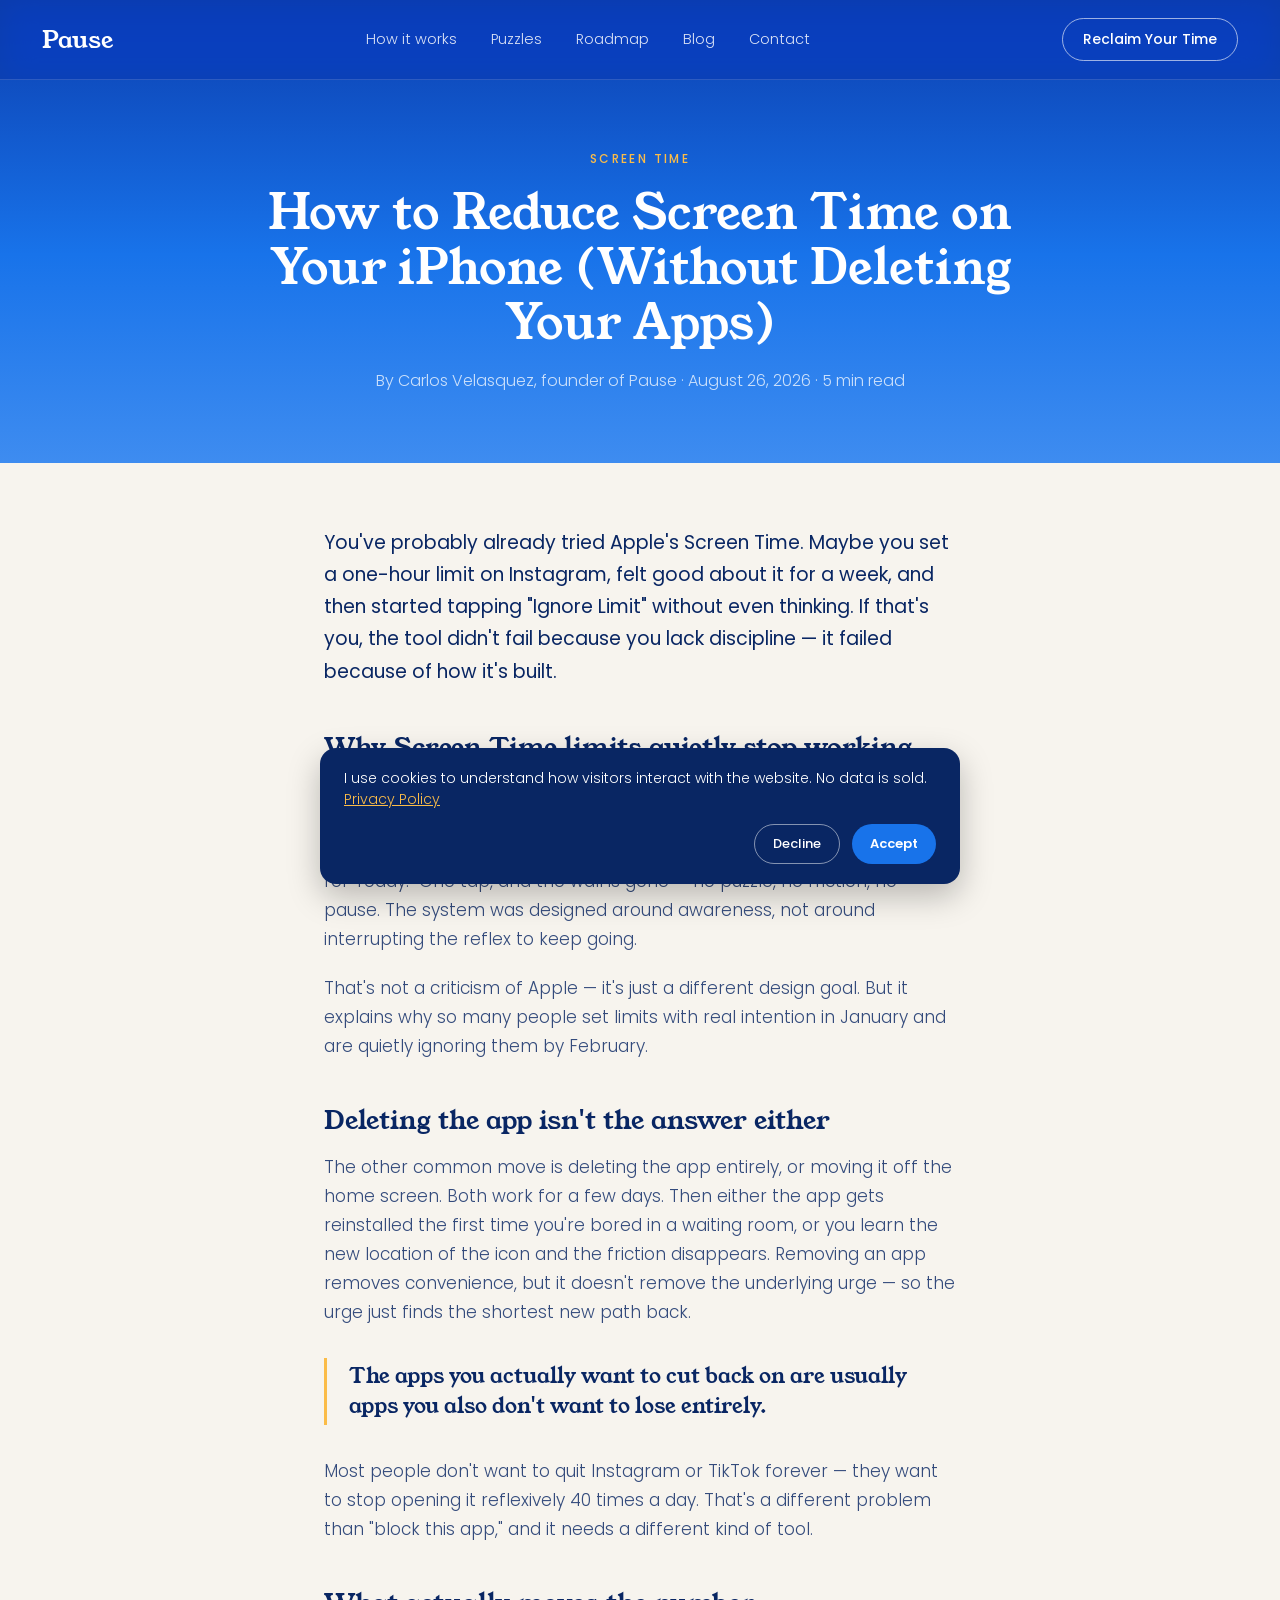
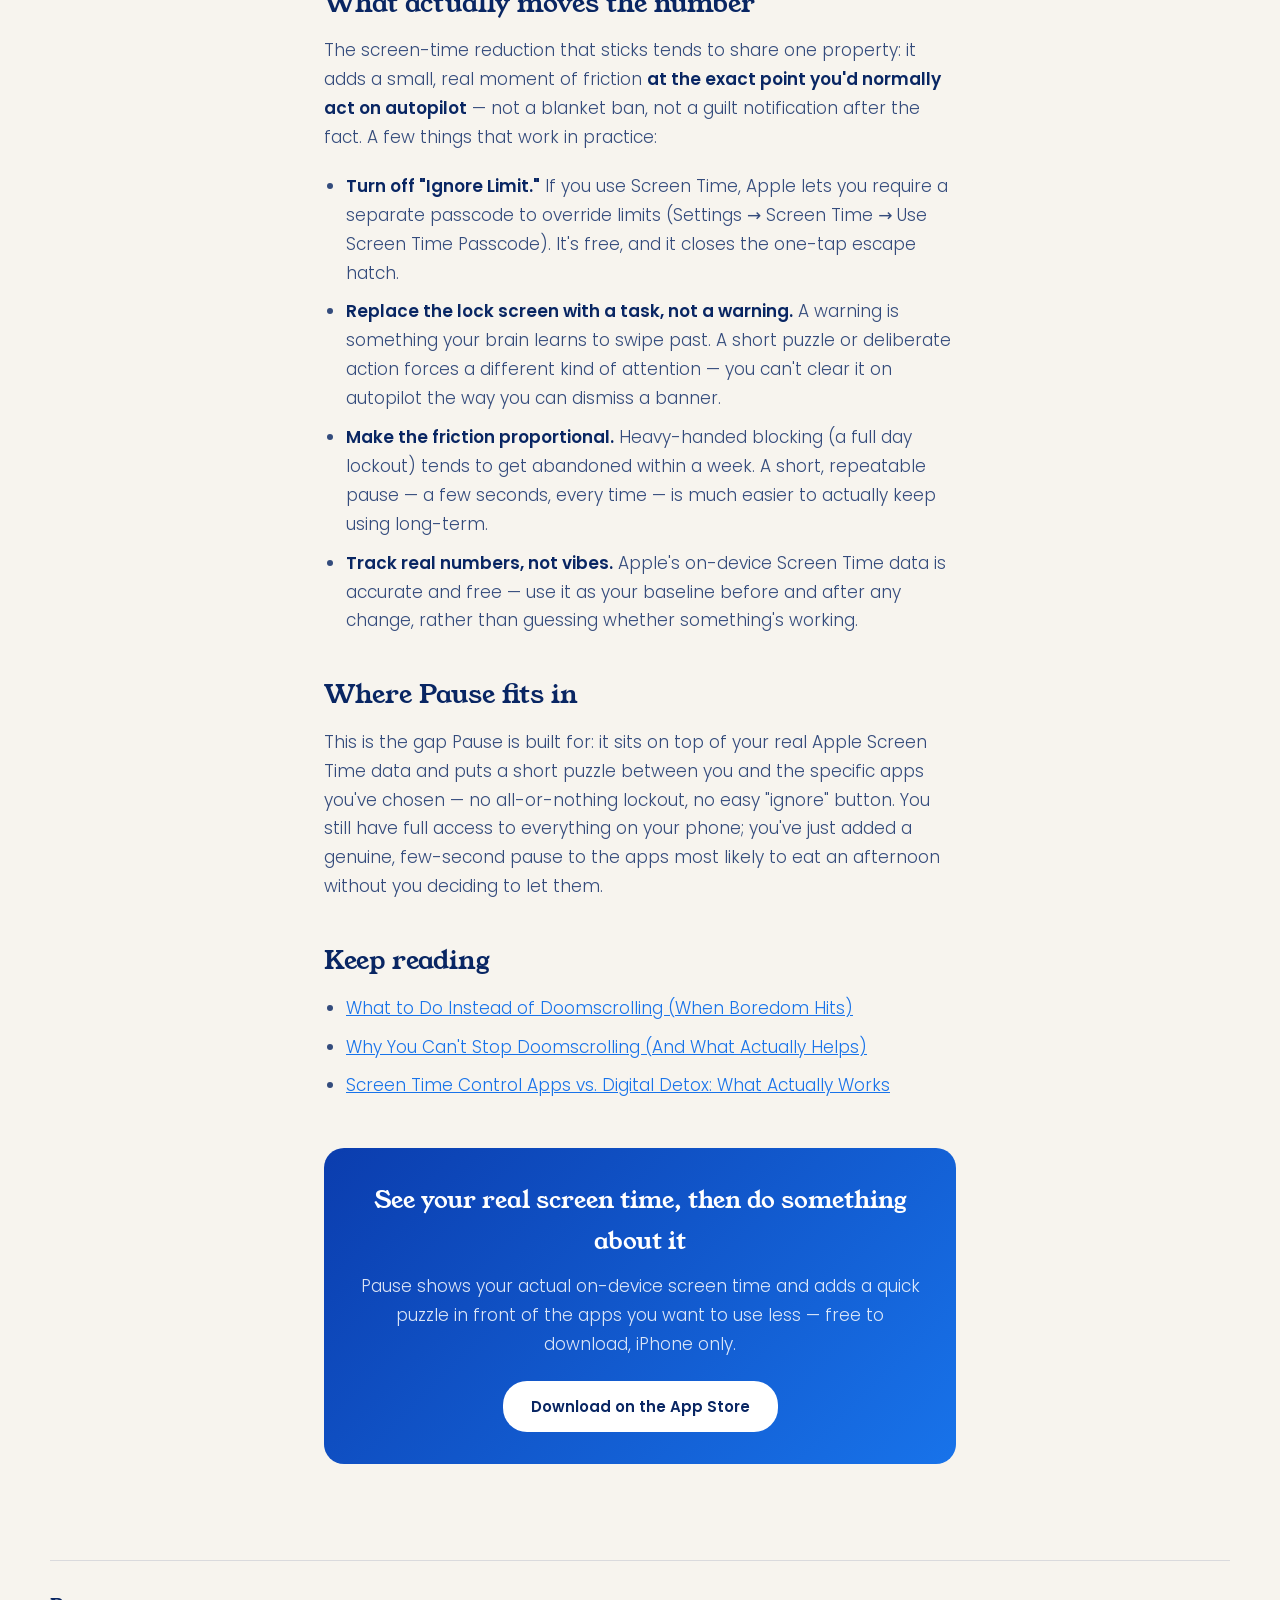
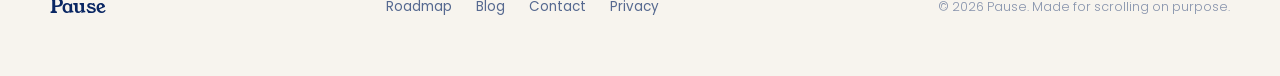
<file: blog/reduce-iphone-screen-time.html>
<!doctype html>
<html lang="en">
<head>
<meta charset="utf-8">
<meta name="viewport" content="width=device-width, initial-scale=1">
<script>
  window.dataLayer = window.dataLayer || [];
  function gtag(){dataLayer.push(arguments);}

  // Gated behind cookie consent (see banner near end of <body>) — nothing
  // below runs until the visitor clicks "Accept".
  function pauseLoadAnalytics(){
    var ga = document.createElement('script');
    ga.async = true;
    ga.src = 'https://www.googletagmanager.com/gtag/js?id=G-41BC9Q0BG0';
    document.head.appendChild(ga);
    gtag('js', new Date());
    gtag('config', 'G-41BC9Q0BG0');

    !function(t,e){var o,n,p,r;e.__SV||(window.posthog=e,e._i=[],e.init=function(i,s,a){function g(t,e){var o=e.split(".");2==o.length&&(t=t[o[0]],e=o[1]),t[e]=function(){t.uid=t.uid||[],t.uid.push([e].concat(Array.prototype.slice.call(arguments,0)))}}(p=t.createElement("script")).type="text/javascript",p.crossOrigin="anonymous",p.async=!0,p.src=s.api_host.replace(".i.posthog.com","-assets.i.posthog.com")+"/static/array.js",(r=t.getElementsByTagName("script")[0]).parentNode.insertBefore(p,r);var u=e;for(void 0!==a?u=e[a]=[]:a="posthog",u.people=u.people||[],u.toString=function(t){var e="posthog";return"posthog"!==a&&(e+="."+a),t||(e+=" (stub)"),e},u.people.toString=function(){return u.toString(1)+".people (stub)"},o="init capture register register_once register_for_session unregister unregister_for_session getFeatureFlag getFeatureFlagPayload isFeatureEnabled reloadFeatureFlags updateEarlyAccessFeatureEnrollment getEarlyAccessFeatures on onFeatureFlags onSurveysLoaded onSessionId getSurveys getActiveMatchingSurveys renderSurvey canRenderSurvey getNextSurveyStep identify setPersonProperties group resetGroups setPersonPropertiesForFlags resetPersonPropertiesForFlags setGroupPropertiesForFlags resetGroupPropertiesForFlags reset get_distinct_id getGroups get_session_id get_session_replay_url alias set_config startSessionRecording stopSessionRecording sessionRecordingStarted captureException loadToolbar get_property getSessionProperty createPersonProfile opt_in_capturing opt_out_capturing has_opted_in_capturing has_opted_out_capturing clear_opt_in_out_capturing debug".split(" "),n=0;n<o.length;n++)g(u,o[n]);e._i.push([i,s,a])},e.__SV=1)}(document,window.posthog||[]);
    posthog.init('phc_tPxxYTZecbw68N8ZTjLtTDJawHavVP7KWQDt2kSNSm7E', {
      api_host: 'https://us.i.posthog.com',
      person_profiles: 'always'
    });
    document.addEventListener('DOMContentLoaded', function () {
      document.querySelectorAll('a[href*="apps.apple.com"]').forEach(function (link) {
        link.addEventListener('click', function () {
          posthog.capture('app_store_link_clicked', { link_location: link.className || 'unknown' });
        });
      });
    });
  }

  if (localStorage.getItem('pause_analytics_consent') === 'granted') {
    pauseLoadAnalytics();
  }
</script>
<title>How to Reduce Screen Time on Your iPhone (Without Deleting Your Apps) — Pause</title>
<meta name="description" content="Screen Time limits alone rarely work — most people just tap 'Ignore Limit.' Here's why, and what actually cuts iPhone screen time without giving up the apps you use for real reasons.">
<meta property="og:title" content="How to Reduce Screen Time on Your iPhone (Without Deleting Your Apps)">
<meta property="og:description" content="Screen Time limits alone rarely work — most people just tap 'Ignore Limit.' Here's why, and what actually cuts iPhone screen time without giving up the apps you use for real reasons.">
<meta property="og:image" content="https://try-pause.com/assets/og-thumbnail.png">
<meta property="og:url" content="https://try-pause.com/blog/reduce-iphone-screen-time.html">
<meta property="og:type" content="article">
<meta name="twitter:card" content="summary_large_image">
<meta name="twitter:title" content="How to Reduce Screen Time on Your iPhone (Without Deleting Your Apps)">
<meta name="twitter:description" content="Screen Time limits alone rarely work — most people just tap 'Ignore Limit.' Here's why, and what actually cuts iPhone screen time without giving up the apps you use for real reasons.">
<meta name="twitter:image" content="https://try-pause.com/assets/og-thumbnail.png">
<link rel="preconnect" href="https://fonts.googleapis.com">
<link rel="preconnect" href="https://fonts.gstatic.com" crossorigin>
<link href="https://fonts.googleapis.com/css2?family=Poppins:wght@300;400;500;600;700&family=Young+Serif&display=swap" rel="stylesheet">
<style>
  :root{--navy:#092663;--blue:#1873EA;--amber:#FBBC48;--cream:#F7F4EE}
  *{box-sizing:border-box;margin:0;padding:0}
  html,body{background:var(--cream);color:var(--navy);font-family:'Poppins',system-ui,sans-serif;-webkit-font-smoothing:antialiased}

  nav{
    position:fixed;top:0;left:0;right:0;z-index:50;
    display:flex;align-items:center;justify-content:space-between;
    padding:18px 42px;color:#fff;
    background:rgba(13,60,168,.72);
    backdrop-filter:saturate(150%) blur(16px);
    -webkit-backdrop-filter:saturate(150%) blur(16px);
    border-bottom:1px solid rgba(255,255,255,.14);
  }
  .wordmark{font-family:'Young Serif',serif;font-size:24px;color:#fff;text-decoration:none}
  .navlinks{display:flex;gap:34px;font-weight:300;font-size:14.5px}
  .navlinks a{color:rgba(255,255,255,.85);text-decoration:none}
  .navlinks a:hover{color:#fff}
  .navcta{
    font-weight:500;font-size:14px;padding:10px 20px;border-radius:22px;
    border:1px solid rgba(255,255,255,.6);color:#fff;text-decoration:none;
  }
  @media (max-width:820px){ .navlinks{display:none} nav{padding:14px 20px} }

  .hero{
    padding:150px 24px 70px;text-align:center;
    background:linear-gradient(180deg,#0B3DAE 0%,#1873EA 55%,#3E8CF0 100%);
    color:#fff;
  }
  .eyebrow{
    font-size:12px;font-weight:500;letter-spacing:2.4px;text-transform:uppercase;
    color:var(--amber);margin-bottom:18px;
  }
  h1{font-family:'Young Serif',serif;font-weight:400;font-size:clamp(32px,5vw,48px);margin-bottom:16px;line-height:1.15;max-width:760px;margin-left:auto;margin-right:auto}
  .hero p{font-weight:300;font-size:16px;color:rgba(255,255,255,.75)}

  article{max-width:680px;margin:0 auto;padding:64px 24px 40px;font-size:17px;line-height:1.7;font-weight:300}
  article h2{font-family:'Young Serif',serif;font-weight:400;font-size:26px;margin:44px 0 16px;line-height:1.25;color:var(--navy)}
  article p{margin-bottom:20px;color:rgba(9,38,99,.82)}
  article strong{font-weight:600;color:var(--navy)}
  article .lede{font-size:19px;font-weight:400;color:var(--navy)}
  article ul{margin:0 0 24px 22px}
  article li a{color:var(--blue)}
  article li{margin-bottom:10px;color:rgba(9,38,99,.82)}
  article blockquote{
    margin:32px 0;padding:4px 0 4px 22px;border-left:3px solid var(--amber);
    font-family:'Young Serif',serif;font-size:21px;font-weight:400;line-height:1.4;color:var(--navy);
  }
  .cta-box{
    margin:48px 0 8px;padding:32px;border-radius:20px;text-align:center;
    background:linear-gradient(135deg,#0B3DAE,#1873EA);color:#fff;
  }
  .cta-box h3{font-family:'Young Serif',serif;font-weight:400;font-size:24px;margin-bottom:10px}
  .cta-box p{color:rgba(255,255,255,.85);font-weight:300;margin-bottom:22px}
  .cta-box a{
    display:inline-block;background:#fff;color:var(--navy);text-decoration:none;
    font-weight:600;font-size:15px;padding:13px 28px;border-radius:24px;
  }

  footer{padding:48px 24px 56px}
  .footer-inner{
    max-width:1180px;margin:0 auto;padding-top:32px;
    border-top:1px solid rgba(9,38,99,.12);
    display:flex;align-items:center;justify-content:space-between;flex-wrap:wrap;gap:16px;
  }
  .footer-mark{font-family:'Young Serif',serif;font-size:19px}
  .footer-links{display:flex;gap:24px;flex-wrap:wrap}
  .footer-links a{color:rgba(9,38,99,.68);text-decoration:none;font-weight:400;font-size:13.5px}
  .footer-links a:hover{color:var(--navy)}
  .footer-copy{color:rgba(9,38,99,.48);font-weight:300;font-size:12.5px}
</style>
<link rel="canonical" href="https://try-pause.com/blog/reduce-iphone-screen-time.html">
<script type="application/ld+json">
{
 "@context": "https://schema.org",
 "@type": "BlogPosting",
 "headline": "How to Reduce Screen Time on Your iPhone (Without Deleting Your Apps)",
 "description": "Screen Time limits alone rarely work — most people just tap 'Ignore Limit.' Here's why, and what actually cuts iPhone screen time without giving up the apps you use for real reasons.",
 "datePublished": "2026-08-26",
 "dateModified": "2026-09-15",
 "author": {
  "@type": "Person",
  "name": "Carlos Velasquez",
  "jobTitle": "Founder of Pause",
  "url": "https://try-pause.com/"
 },
 "publisher": {
  "@type": "Organization",
  "@id": "https://try-pause.com/#org",
  "name": "Pause",
  "url": "https://try-pause.com/",
  "logo": "https://try-pause.com/assets/og-thumbnail.png",
  "founder": {
   "@type": "Person",
   "name": "Carlos Velasquez"
  }
 },
 "mainEntityOfPage": "https://try-pause.com/blog/reduce-iphone-screen-time.html",
 "image": "https://try-pause.com/assets/og-thumbnail.png"
}
</script>
<link rel="stylesheet" href="/assets/seasonal.css?v=7">
<script src="/assets/seasonal.js?v=7"></script>
<script src="/assets/nav.js?v=1" defer></script>
</head>
<body>

<nav>
  <a href="/" class="wordmark">Pause</a>
  <div class="navlinks">
    <a href="/#how-it-works">How it works</a>
    <a href="/#puzzles">Puzzles</a>
    <a href="../roadmap.html">Roadmap</a>
    <a href="/blog/">Blog</a>
    <a href="../contact.html">Contact</a>
  </div>
  <a href="https://apps.apple.com/us/app/pause-mindful-scrolling/id6781665628" class="navcta">Reclaim Your Time</a>
</nav>

<section class="hero">
  <div class="eyebrow">Screen Time</div>
  <h1>How to Reduce Screen Time on Your iPhone (Without Deleting Your Apps)</h1>
  <p>By Carlos Velasquez, founder of Pause · August 26, 2026 · 5 min read</p>
</section>

<article>
  <p class="lede">You've probably already tried Apple's Screen Time. Maybe you set a one-hour limit on Instagram, felt good about it for a week, and then started tapping "Ignore Limit" without even thinking. If that's you, the tool didn't fail because you lack discipline — it failed because of how it's built.</p>

  <h2>Why Screen Time limits quietly stop working</h2>
  <p>Apple's Screen Time is genuinely useful for seeing <em>how much</em> you're using your phone. Where it struggles is stopping you in the moment. When your limit hits, you get a lock screen with one clearly visible button: "Ignore Limit for Today." One tap, and the wall is gone — no puzzle, no friction, no pause. The system was designed around awareness, not around interrupting the reflex to keep going.</p>

  <p>That's not a criticism of Apple — it's just a different design goal. But it explains why so many people set limits with real intention in January and are quietly ignoring them by February.</p>

  <h2>Deleting the app isn't the answer either</h2>
  <p>The other common move is deleting the app entirely, or moving it off the home screen. Both work for a few days. Then either the app gets reinstalled the first time you're bored in a waiting room, or you learn the new location of the icon and the friction disappears. Removing an app removes convenience, but it doesn't remove the underlying urge — so the urge just finds the shortest new path back.</p>

  <blockquote>The apps you actually want to cut back on are usually apps you also don't want to lose entirely.</blockquote>

  <p>Most people don't want to quit Instagram or TikTok forever — they want to stop opening it reflexively 40 times a day. That's a different problem than "block this app," and it needs a different kind of tool.</p>

  <h2>What actually moves the number</h2>
  <p>The screen-time reduction that sticks tends to share one property: it adds a small, real moment of friction <strong>at the exact point you'd normally act on autopilot</strong> — not a blanket ban, not a guilt notification after the fact. A few things that work in practice:</p>
  <ul>
    <li><strong>Turn off "Ignore Limit."</strong> If you use Screen Time, Apple lets you require a separate passcode to override limits (Settings → Screen Time → Use Screen Time Passcode). It's free, and it closes the one-tap escape hatch.</li>
    <li><strong>Replace the lock screen with a task, not a warning.</strong> A warning is something your brain learns to swipe past. A short puzzle or deliberate action forces a different kind of attention — you can't clear it on autopilot the way you can dismiss a banner.</li>
    <li><strong>Make the friction proportional.</strong> Heavy-handed blocking (a full day lockout) tends to get abandoned within a week. A short, repeatable pause — a few seconds, every time — is much easier to actually keep using long-term.</li>
    <li><strong>Track real numbers, not vibes.</strong> Apple's on-device Screen Time data is accurate and free — use it as your baseline before and after any change, rather than guessing whether something's working.</li>
  </ul>

  <h2>Where Pause fits in</h2>
  <p>This is the gap Pause is built for: it sits on top of your real Apple Screen Time data and puts a short puzzle between you and the specific apps you've chosen — no all-or-nothing lockout, no easy "ignore" button. You still have full access to everything on your phone; you've just added a genuine, few-second pause to the apps most likely to eat an afternoon without you deciding to let them.</p>

  <h2>Keep reading</h2>
  <ul>
    <li><a href="/blog/what-to-do-instead-of-doomscrolling.html">What to Do Instead of Doomscrolling (When Boredom Hits)</a></li>
    <li><a href="/blog/why-you-cant-stop-doomscrolling.html">Why You Can't Stop Doomscrolling (And What Actually Helps)</a></li>
    <li><a href="/blog/screen-time-control-vs-digital-detox.html">Screen Time Control Apps vs. Digital Detox: What Actually Works</a></li>
  </ul>
  <div class="cta-box">
    <h3>See your real screen time, then do something about it</h3>
    <p>Pause shows your actual on-device screen time and adds a quick puzzle in front of the apps you want to use less — free to download, iPhone only.</p>
    <a href="https://apps.apple.com/us/app/pause-mindful-scrolling/id6781665628">Download on the App Store</a>
  </div>
</article>

<footer>
  <div class="footer-inner">
    <div class="footer-mark">Pause</div>
    <div class="footer-links">
      <a href="../roadmap.html">Roadmap</a>
      <a href="/blog/">Blog</a>
      <a href="../contact.html">Contact</a>
      <a href="../privacy/">Privacy</a>
    </div>
    <div class="footer-copy">© 2026 Pause. Made for scrolling on purpose.</div>
  </div>
</footer>


<div id="pause-cookie-banner" style="display:none;position:fixed;left:16px;right:16px;bottom:16px;z-index:9999;max-width:640px;margin:0 auto;background:#092663;color:#fff;border-radius:16px;padding:20px 24px;box-shadow:0 12px 32px rgba(0,0,0,.25);font-family:'Poppins',system-ui,sans-serif;">
  <p style="margin:0 0 14px;font-size:14px;line-height:1.5;font-weight:300;">I use cookies to understand how visitors interact with the website. No data is sold. <a href="../privacy/" style="color:#FBBC48;text-decoration:underline;">Privacy Policy</a></p>
  <div style="display:flex;gap:12px;justify-content:flex-end;">
    <button id="pause-cookie-decline" style="background:transparent;border:1px solid rgba(255,255,255,.5);color:#fff;padding:9px 18px;border-radius:20px;font-size:13px;font-weight:500;cursor:pointer;font-family:inherit;">Decline</button>
    <button id="pause-cookie-accept" style="background:#1873EA;border:none;color:#fff;padding:9px 18px;border-radius:20px;font-size:13px;font-weight:600;cursor:pointer;font-family:inherit;">Accept</button>
  </div>
</div>
<script>
(function () {
  var KEY = 'pause_analytics_consent';
  if (localStorage.getItem(KEY)) return; // already decided on a prior visit
  var banner = document.getElementById('pause-cookie-banner');
  banner.style.display = 'block';
  document.getElementById('pause-cookie-accept').onclick = function () {
    localStorage.setItem(KEY, 'granted');
    banner.style.display = 'none';
    if (typeof pauseLoadAnalytics === 'function') pauseLoadAnalytics();
  };
  document.getElementById('pause-cookie-decline').onclick = function () {
    localStorage.setItem(KEY, 'denied');
    banner.style.display = 'none';
  };
})();
</script>
</body>
</html>
</file>
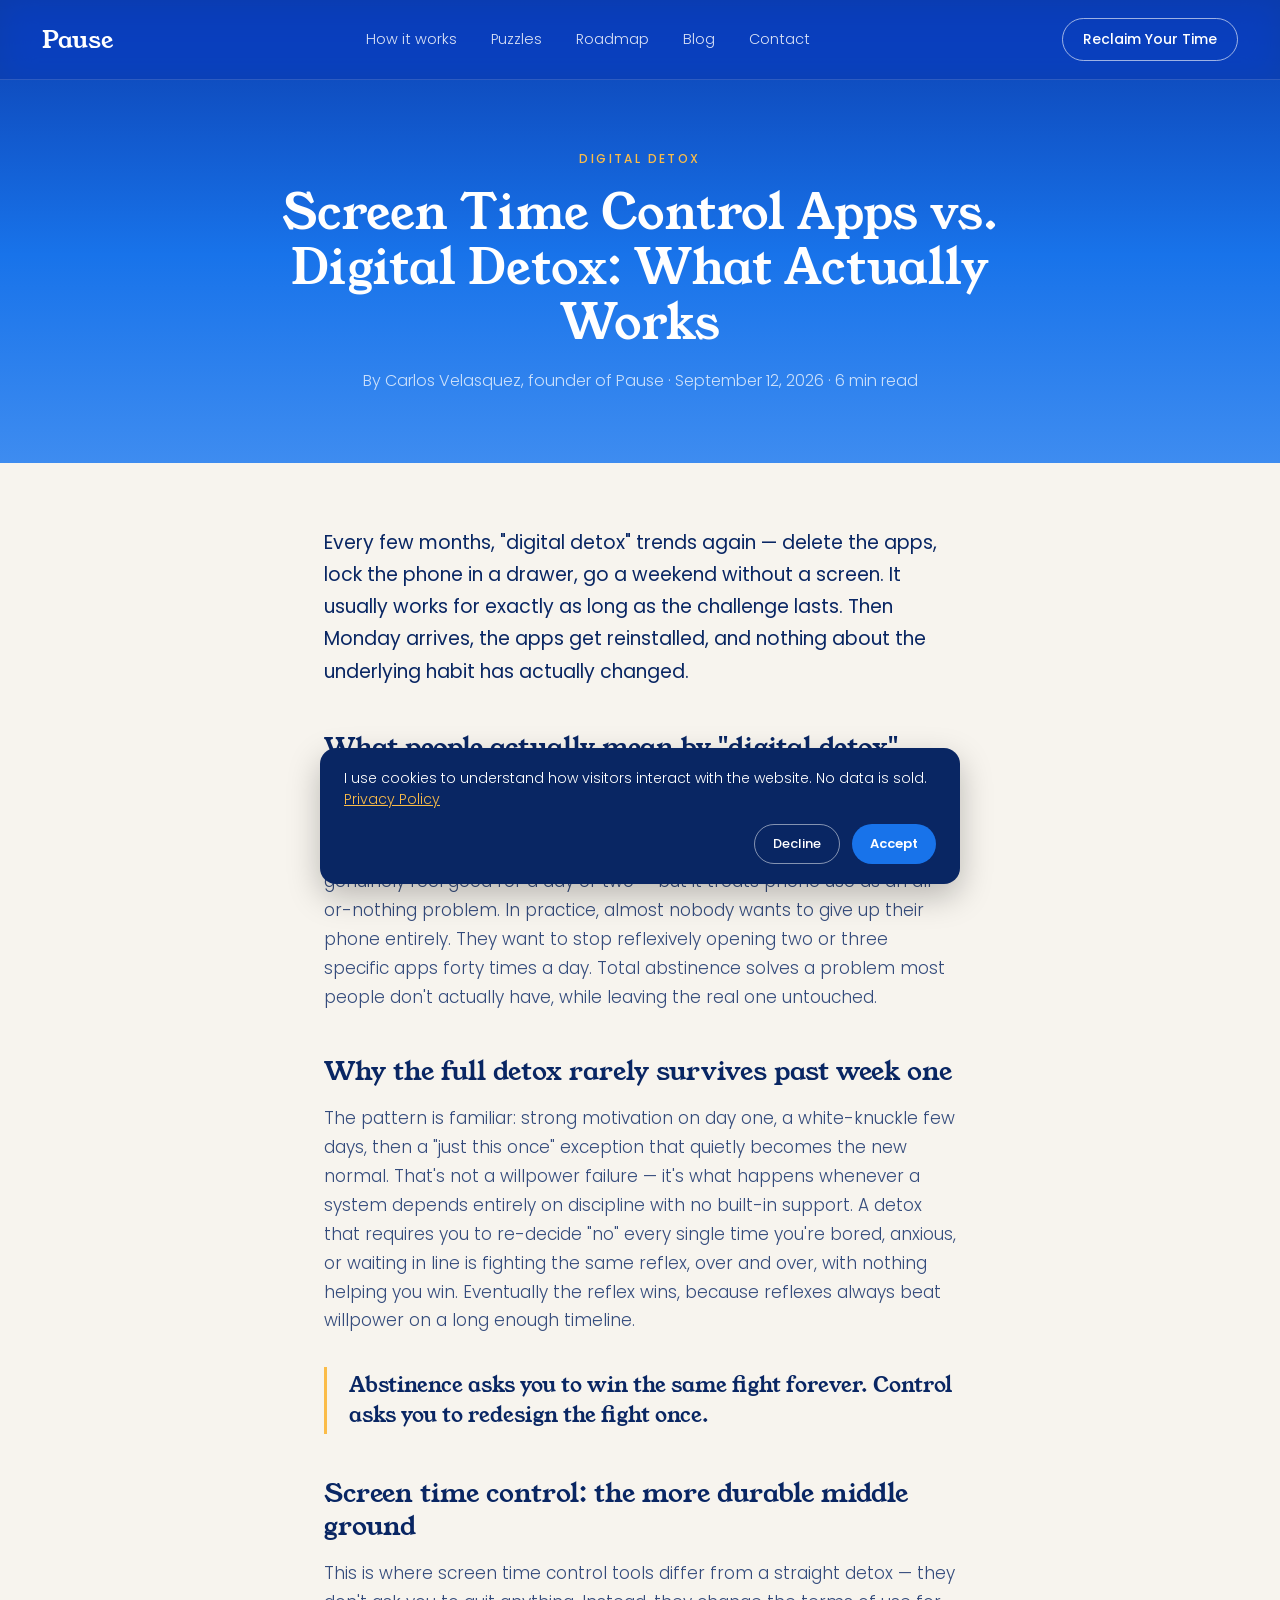
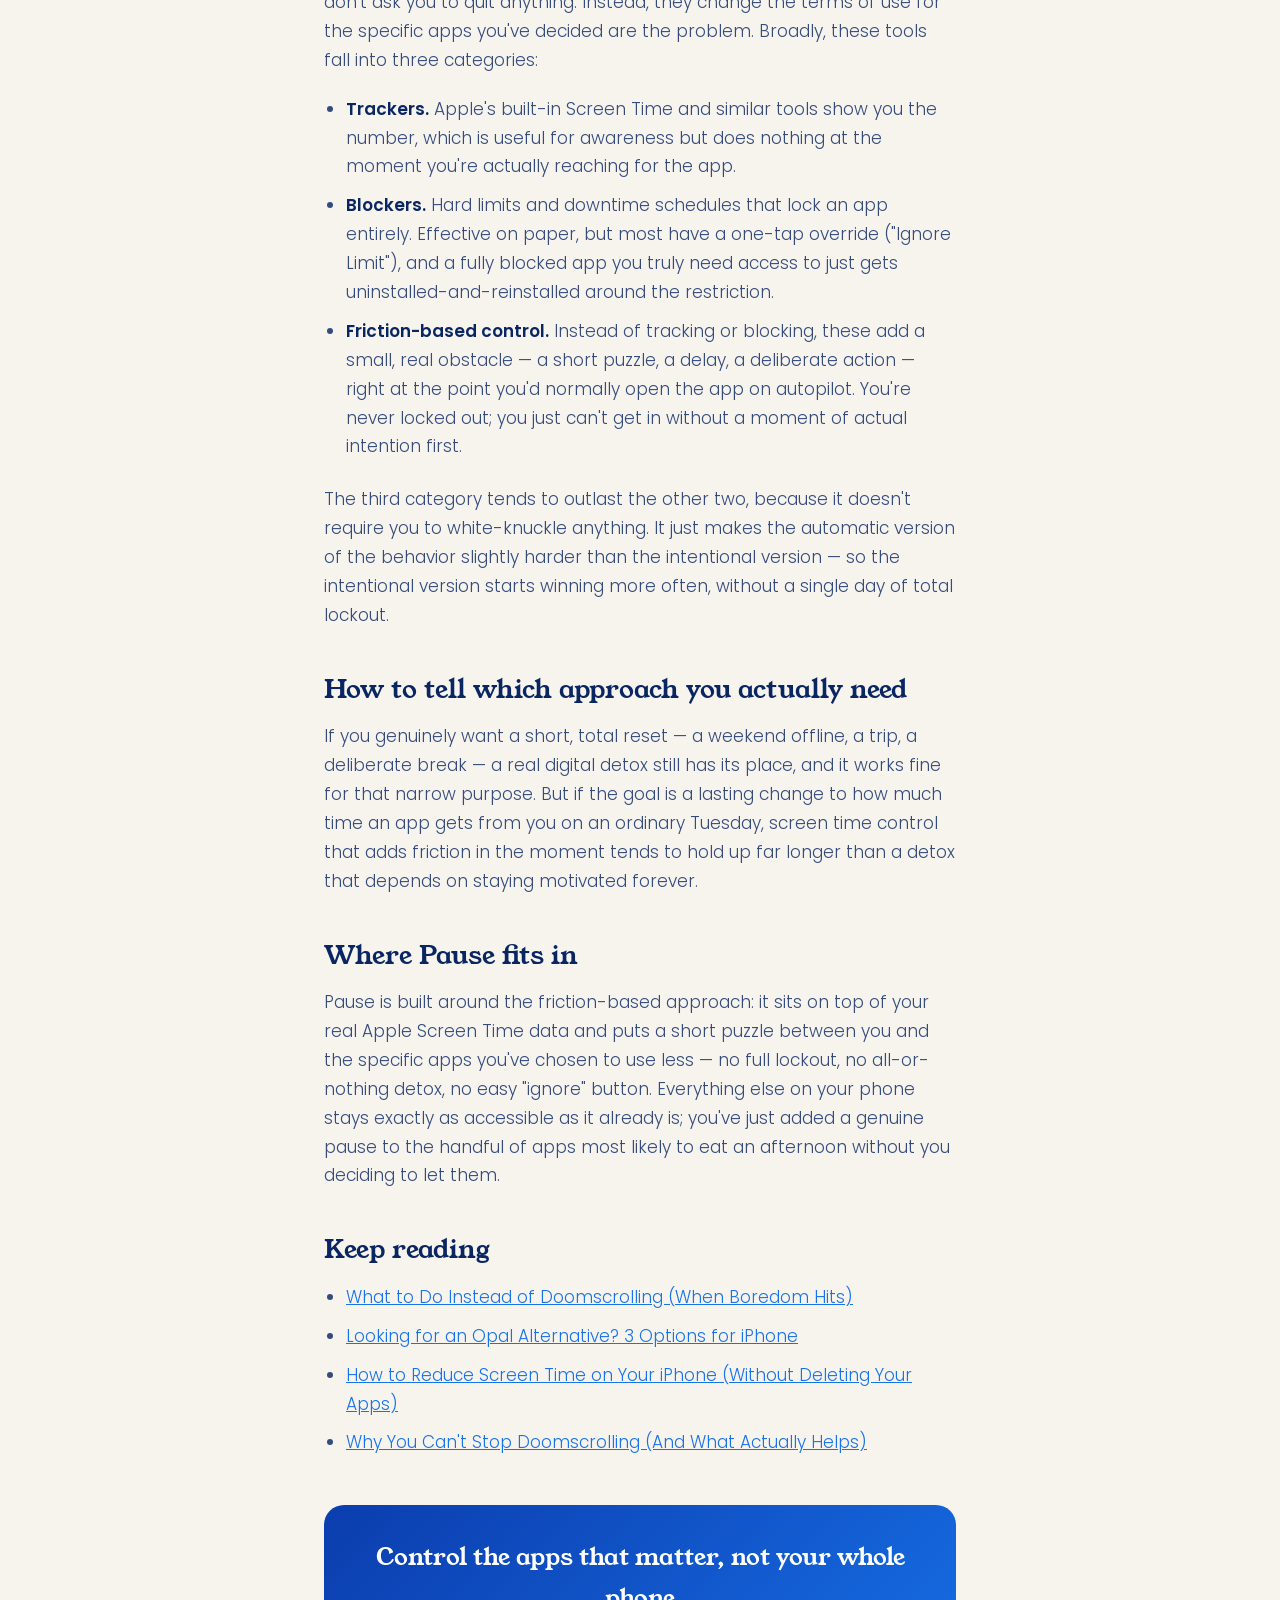
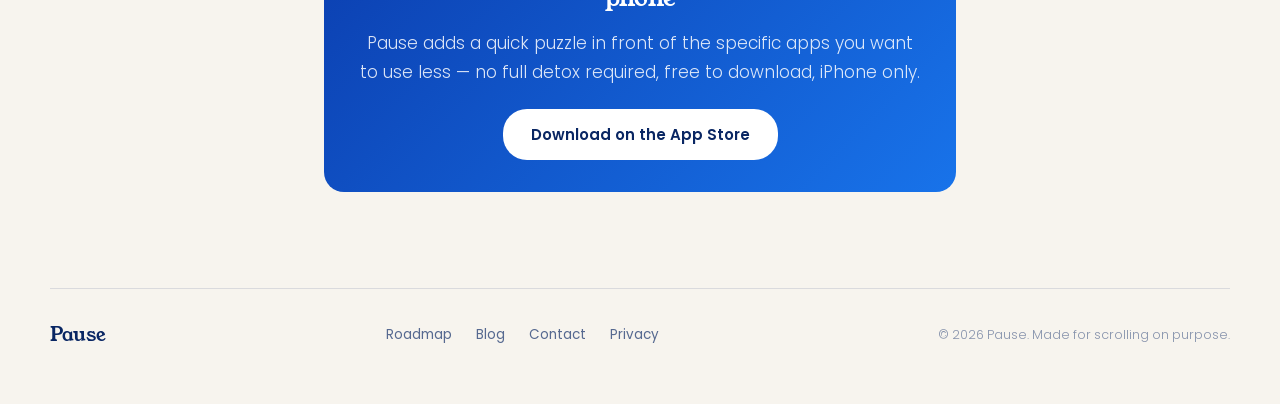
<file: blog/screen-time-control-vs-digital-detox.html>
<!doctype html>
<html lang="en">
<head>
<meta charset="utf-8">
<meta name="viewport" content="width=device-width, initial-scale=1">
<script>
  window.dataLayer = window.dataLayer || [];
  function gtag(){dataLayer.push(arguments);}

  // Gated behind cookie consent (see banner near end of <body>) — nothing
  // below runs until the visitor clicks "Accept".
  function pauseLoadAnalytics(){
    var ga = document.createElement('script');
    ga.async = true;
    ga.src = 'https://www.googletagmanager.com/gtag/js?id=G-41BC9Q0BG0';
    document.head.appendChild(ga);
    gtag('js', new Date());
    gtag('config', 'G-41BC9Q0BG0');

    !function(t,e){var o,n,p,r;e.__SV||(window.posthog=e,e._i=[],e.init=function(i,s,a){function g(t,e){var o=e.split(".");2==o.length&&(t=t[o[0]],e=o[1]),t[e]=function(){t.uid=t.uid||[],t.uid.push([e].concat(Array.prototype.slice.call(arguments,0)))}}(p=t.createElement("script")).type="text/javascript",p.crossOrigin="anonymous",p.async=!0,p.src=s.api_host.replace(".i.posthog.com","-assets.i.posthog.com")+"/static/array.js",(r=t.getElementsByTagName("script")[0]).parentNode.insertBefore(p,r);var u=e;for(void 0!==a?u=e[a]=[]:a="posthog",u.people=u.people||[],u.toString=function(t){var e="posthog";return"posthog"!==a&&(e+="."+a),t||(e+=" (stub)"),e},u.people.toString=function(){return u.toString(1)+".people (stub)"},o="init capture register register_once register_for_session unregister unregister_for_session getFeatureFlag getFeatureFlagPayload isFeatureEnabled reloadFeatureFlags updateEarlyAccessFeatureEnrollment getEarlyAccessFeatures on onFeatureFlags onSurveysLoaded onSessionId getSurveys getActiveMatchingSurveys renderSurvey canRenderSurvey getNextSurveyStep identify setPersonProperties group resetGroups setPersonPropertiesForFlags resetPersonPropertiesForFlags setGroupPropertiesForFlags resetGroupPropertiesForFlags reset get_distinct_id getGroups get_session_id get_session_replay_url alias set_config startSessionRecording stopSessionRecording sessionRecordingStarted captureException loadToolbar get_property getSessionProperty createPersonProfile opt_in_capturing opt_out_capturing has_opted_in_capturing has_opted_out_capturing clear_opt_in_out_capturing debug".split(" "),n=0;n<o.length;n++)g(u,o[n]);e._i.push([i,s,a])},e.__SV=1)}(document,window.posthog||[]);
    posthog.init('phc_tPxxYTZecbw68N8ZTjLtTDJawHavVP7KWQDt2kSNSm7E', {
      api_host: 'https://us.i.posthog.com',
      person_profiles: 'always'
    });
    document.addEventListener('DOMContentLoaded', function () {
      document.querySelectorAll('a[href*="apps.apple.com"]').forEach(function (link) {
        link.addEventListener('click', function () {
          posthog.capture('app_store_link_clicked', { link_location: link.className || 'unknown' });
        });
      });
    });
  }

  if (localStorage.getItem('pause_analytics_consent') === 'granted') {
    pauseLoadAnalytics();
  }
</script>
<title>Screen Time Control Apps vs. Digital Detox: What Actually Works — Pause</title>
<link rel="canonical" href="https://try-pause.com/blog/screen-time-control-vs-digital-detox.html">
<meta name="description" content="A full digital detox app rarely survives past the first hard week. Here's how screen time control tools actually compare to going cold turkey — and the middle ground that sticks.">
<meta property="og:title" content="Screen Time Control Apps vs. Digital Detox: What Actually Works">
<meta property="og:description" content="A full digital detox app rarely survives past the first hard week. Here's how screen time control tools actually compare to going cold turkey — and the middle ground that sticks.">
<meta property="og:image" content="https://try-pause.com/assets/og-thumbnail.png">
<meta property="og:url" content="https://try-pause.com/blog/screen-time-control-vs-digital-detox.html">
<meta property="og:type" content="article">
<meta name="twitter:card" content="summary_large_image">
<meta name="twitter:title" content="Screen Time Control Apps vs. Digital Detox: What Actually Works">
<meta name="twitter:description" content="A full digital detox app rarely survives past the first hard week. Here's how screen time control tools actually compare to going cold turkey — and the middle ground that sticks.">
<meta name="twitter:image" content="https://try-pause.com/assets/og-thumbnail.png">
<link rel="preconnect" href="https://fonts.googleapis.com">
<link rel="preconnect" href="https://fonts.gstatic.com" crossorigin>
<link href="https://fonts.googleapis.com/css2?family=Poppins:wght@300;400;500;600;700&family=Young+Serif&display=swap" rel="stylesheet">
<style>
  :root{--navy:#092663;--blue:#1873EA;--amber:#FBBC48;--cream:#F7F4EE}
  *{box-sizing:border-box;margin:0;padding:0}
  html,body{background:var(--cream);color:var(--navy);font-family:'Poppins',system-ui,sans-serif;-webkit-font-smoothing:antialiased}

  nav{
    position:fixed;top:0;left:0;right:0;z-index:50;
    display:flex;align-items:center;justify-content:space-between;
    padding:18px 42px;color:#fff;
    background:rgba(13,60,168,.72);
    backdrop-filter:saturate(150%) blur(16px);
    -webkit-backdrop-filter:saturate(150%) blur(16px);
    border-bottom:1px solid rgba(255,255,255,.14);
  }
  .wordmark{font-family:'Young Serif',serif;font-size:24px;color:#fff;text-decoration:none}
  .navlinks{display:flex;gap:34px;font-weight:300;font-size:14.5px}
  .navlinks a{color:rgba(255,255,255,.85);text-decoration:none}
  .navlinks a:hover{color:#fff}
  .navcta{
    font-weight:500;font-size:14px;padding:10px 20px;border-radius:22px;
    border:1px solid rgba(255,255,255,.6);color:#fff;text-decoration:none;
  }
  @media (max-width:820px){ .navlinks{display:none} nav{padding:14px 20px} }

  .hero{
    padding:150px 24px 70px;text-align:center;
    background:linear-gradient(180deg,#0B3DAE 0%,#1873EA 55%,#3E8CF0 100%);
    color:#fff;
  }
  .eyebrow{
    font-size:12px;font-weight:500;letter-spacing:2.4px;text-transform:uppercase;
    color:var(--amber);margin-bottom:18px;
  }
  h1{font-family:'Young Serif',serif;font-weight:400;font-size:clamp(32px,5vw,48px);margin-bottom:16px;line-height:1.15;max-width:760px;margin-left:auto;margin-right:auto}
  .hero p{font-weight:300;font-size:16px;color:rgba(255,255,255,.75)}

  article{max-width:680px;margin:0 auto;padding:64px 24px 40px;font-size:17px;line-height:1.7;font-weight:300}
  article h2{font-family:'Young Serif',serif;font-weight:400;font-size:26px;margin:44px 0 16px;line-height:1.25;color:var(--navy)}
  article p{margin-bottom:20px;color:rgba(9,38,99,.82)}
  article strong{font-weight:600;color:var(--navy)}
  article .lede{font-size:19px;font-weight:400;color:var(--navy)}
  article ul{margin:0 0 24px 22px}
  article li a{color:var(--blue)}
  article li{margin-bottom:10px;color:rgba(9,38,99,.82)}
  article blockquote{
    margin:32px 0;padding:4px 0 4px 22px;border-left:3px solid var(--amber);
    font-family:'Young Serif',serif;font-size:21px;font-weight:400;line-height:1.4;color:var(--navy);
  }
  .cta-box{
    margin:48px 0 8px;padding:32px;border-radius:20px;text-align:center;
    background:linear-gradient(135deg,#0B3DAE,#1873EA);color:#fff;
  }
  .cta-box h3{font-family:'Young Serif',serif;font-weight:400;font-size:24px;margin-bottom:10px}
  .cta-box p{color:rgba(255,255,255,.85);font-weight:300;margin-bottom:22px}
  .cta-box a{
    display:inline-block;background:#fff;color:var(--navy);text-decoration:none;
    font-weight:600;font-size:15px;padding:13px 28px;border-radius:24px;
  }

  footer{padding:48px 24px 56px}
  .footer-inner{
    max-width:1180px;margin:0 auto;padding-top:32px;
    border-top:1px solid rgba(9,38,99,.12);
    display:flex;align-items:center;justify-content:space-between;flex-wrap:wrap;gap:16px;
  }
  .footer-mark{font-family:'Young Serif',serif;font-size:19px}
  .footer-links{display:flex;gap:24px;flex-wrap:wrap}
  .footer-links a{color:rgba(9,38,99,.68);text-decoration:none;font-weight:400;font-size:13.5px}
  .footer-links a:hover{color:var(--navy)}
  .footer-copy{color:rgba(9,38,99,.48);font-weight:300;font-size:12.5px}
</style>
<script type="application/ld+json">
{
 "@context": "https://schema.org",
 "@type": "BlogPosting",
 "headline": "Screen Time Control Apps vs. Digital Detox: What Actually Works",
 "description": "A full digital detox app rarely survives past the first hard week. Here's how screen time control tools actually compare to going cold turkey — and the middle ground that sticks.",
 "datePublished": "2026-09-12",
 "dateModified": "2026-09-15",
 "author": {
  "@type": "Person",
  "name": "Carlos Velasquez",
  "jobTitle": "Founder of Pause",
  "url": "https://try-pause.com/"
 },
 "publisher": {
  "@type": "Organization",
  "@id": "https://try-pause.com/#org",
  "name": "Pause",
  "url": "https://try-pause.com/",
  "logo": "https://try-pause.com/assets/og-thumbnail.png",
  "founder": {
   "@type": "Person",
   "name": "Carlos Velasquez"
  }
 },
 "mainEntityOfPage": "https://try-pause.com/blog/screen-time-control-vs-digital-detox.html",
 "image": "https://try-pause.com/assets/og-thumbnail.png"
}
</script>
<link rel="stylesheet" href="/assets/seasonal.css?v=7">
<script src="/assets/seasonal.js?v=7"></script>
<script src="/assets/nav.js?v=1" defer></script>
</head>
<body>

<nav>
  <a href="/" class="wordmark">Pause</a>
  <div class="navlinks">
    <a href="/#how-it-works">How it works</a>
    <a href="/#puzzles">Puzzles</a>
    <a href="../roadmap.html">Roadmap</a>
    <a href="/blog/">Blog</a>
    <a href="../contact.html">Contact</a>
  </div>
  <a href="https://apps.apple.com/us/app/pause-mindful-scrolling/id6781665628" class="navcta">Reclaim Your Time</a>
</nav>

<section class="hero">
  <div class="eyebrow">Digital Detox</div>
  <h1>Screen Time Control Apps vs. Digital Detox: What Actually Works</h1>
  <p>By Carlos Velasquez, founder of Pause · September 12, 2026 · 6 min read</p>
</section>

<article>
  <p class="lede">Every few months, "digital detox" trends again — delete the apps, lock the phone in a drawer, go a weekend without a screen. It usually works for exactly as long as the challenge lasts. Then Monday arrives, the apps get reinstalled, and nothing about the underlying habit has actually changed.</p>

  <h2>What people actually mean by "digital detox"</h2>
  <p>A digital detox app or challenge is built around abstinence: block everything, for a fixed window, and hope the break resets your relationship with your phone. It's a reasonable instinct — a hard reset can genuinely feel good for a day or two — but it treats phone use as an all-or-nothing problem. In practice, almost nobody wants to give up their phone entirely. They want to stop reflexively opening two or three specific apps forty times a day. Total abstinence solves a problem most people don't actually have, while leaving the real one untouched.</p>

  <h2>Why the full detox rarely survives past week one</h2>
  <p>The pattern is familiar: strong motivation on day one, a white-knuckle few days, then a "just this once" exception that quietly becomes the new normal. That's not a willpower failure — it's what happens whenever a system depends entirely on discipline with no built-in support. A detox that requires you to re-decide "no" every single time you're bored, anxious, or waiting in line is fighting the same reflex, over and over, with nothing helping you win. Eventually the reflex wins, because reflexes always beat willpower on a long enough timeline.</p>

  <blockquote>Abstinence asks you to win the same fight forever. Control asks you to redesign the fight once.</blockquote>

  <h2>Screen time control: the more durable middle ground</h2>
  <p>This is where screen time control tools differ from a straight detox — they don't ask you to quit anything. Instead, they change the terms of use for the specific apps you've decided are the problem. Broadly, these tools fall into three categories:</p>
  <ul>
    <li><strong>Trackers.</strong> Apple's built-in Screen Time and similar tools show you the number, which is useful for awareness but does nothing at the moment you're actually reaching for the app.</li>
    <li><strong>Blockers.</strong> Hard limits and downtime schedules that lock an app entirely. Effective on paper, but most have a one-tap override ("Ignore Limit"), and a fully blocked app you truly need access to just gets uninstalled-and-reinstalled around the restriction.</li>
    <li><strong>Friction-based control.</strong> Instead of tracking or blocking, these add a small, real obstacle — a short puzzle, a delay, a deliberate action — right at the point you'd normally open the app on autopilot. You're never locked out; you just can't get in without a moment of actual intention first.</li>
  </ul>
  <p>The third category tends to outlast the other two, because it doesn't require you to white-knuckle anything. It just makes the automatic version of the behavior slightly harder than the intentional version — so the intentional version starts winning more often, without a single day of total lockout.</p>

  <h2>How to tell which approach you actually need</h2>
  <p>If you genuinely want a short, total reset — a weekend offline, a trip, a deliberate break — a real digital detox still has its place, and it works fine for that narrow purpose. But if the goal is a lasting change to how much time an app gets from you on an ordinary Tuesday, screen time control that adds friction in the moment tends to hold up far longer than a detox that depends on staying motivated forever.</p>

  <h2>Where Pause fits in</h2>
  <p>Pause is built around the friction-based approach: it sits on top of your real Apple Screen Time data and puts a short puzzle between you and the specific apps you've chosen to use less — no full lockout, no all-or-nothing detox, no easy "ignore" button. Everything else on your phone stays exactly as accessible as it already is; you've just added a genuine pause to the handful of apps most likely to eat an afternoon without you deciding to let them.</p>

  <h2>Keep reading</h2>
  <ul>
    <li><a href="/blog/what-to-do-instead-of-doomscrolling.html">What to Do Instead of Doomscrolling (When Boredom Hits)</a></li>
    <li><a href="/blog/opal-alternative.html">Looking for an Opal Alternative? 3 Options for iPhone</a></li>
    <li><a href="/blog/reduce-iphone-screen-time.html">How to Reduce Screen Time on Your iPhone (Without Deleting Your Apps)</a></li>
    <li><a href="/blog/why-you-cant-stop-doomscrolling.html">Why You Can't Stop Doomscrolling (And What Actually Helps)</a></li>
  </ul>
  <div class="cta-box">
    <h3>Control the apps that matter, not your whole phone</h3>
    <p>Pause adds a quick puzzle in front of the specific apps you want to use less — no full detox required, free to download, iPhone only.</p>
    <a href="https://apps.apple.com/us/app/pause-mindful-scrolling/id6781665628">Download on the App Store</a>
  </div>
</article>

<footer>
  <div class="footer-inner">
    <div class="footer-mark">Pause</div>
    <div class="footer-links">
      <a href="../roadmap.html">Roadmap</a>
      <a href="/blog/">Blog</a>
      <a href="../contact.html">Contact</a>
      <a href="../privacy/">Privacy</a>
    </div>
    <div class="footer-copy">© 2026 Pause. Made for scrolling on purpose.</div>
  </div>
</footer>


<div id="pause-cookie-banner" style="display:none;position:fixed;left:16px;right:16px;bottom:16px;z-index:9999;max-width:640px;margin:0 auto;background:#092663;color:#fff;border-radius:16px;padding:20px 24px;box-shadow:0 12px 32px rgba(0,0,0,.25);font-family:'Poppins',system-ui,sans-serif;">
  <p style="margin:0 0 14px;font-size:14px;line-height:1.5;font-weight:300;">I use cookies to understand how visitors interact with the website. No data is sold. <a href="../privacy/" style="color:#FBBC48;text-decoration:underline;">Privacy Policy</a></p>
  <div style="display:flex;gap:12px;justify-content:flex-end;">
    <button id="pause-cookie-decline" style="background:transparent;border:1px solid rgba(255,255,255,.5);color:#fff;padding:9px 18px;border-radius:20px;font-size:13px;font-weight:500;cursor:pointer;font-family:inherit;">Decline</button>
    <button id="pause-cookie-accept" style="background:#1873EA;border:none;color:#fff;padding:9px 18px;border-radius:20px;font-size:13px;font-weight:600;cursor:pointer;font-family:inherit;">Accept</button>
  </div>
</div>
<script>
(function () {
  var KEY = 'pause_analytics_consent';
  if (localStorage.getItem(KEY)) return; // already decided on a prior visit
  var banner = document.getElementById('pause-cookie-banner');
  banner.style.display = 'block';
  document.getElementById('pause-cookie-accept').onclick = function () {
    localStorage.setItem(KEY, 'granted');
    banner.style.display = 'none';
    if (typeof pauseLoadAnalytics === 'function') pauseLoadAnalytics();
  };
  document.getElementById('pause-cookie-decline').onclick = function () {
    localStorage.setItem(KEY, 'denied');
    banner.style.display = 'none';
  };
})();
</script>
</body>
</html>
</file>
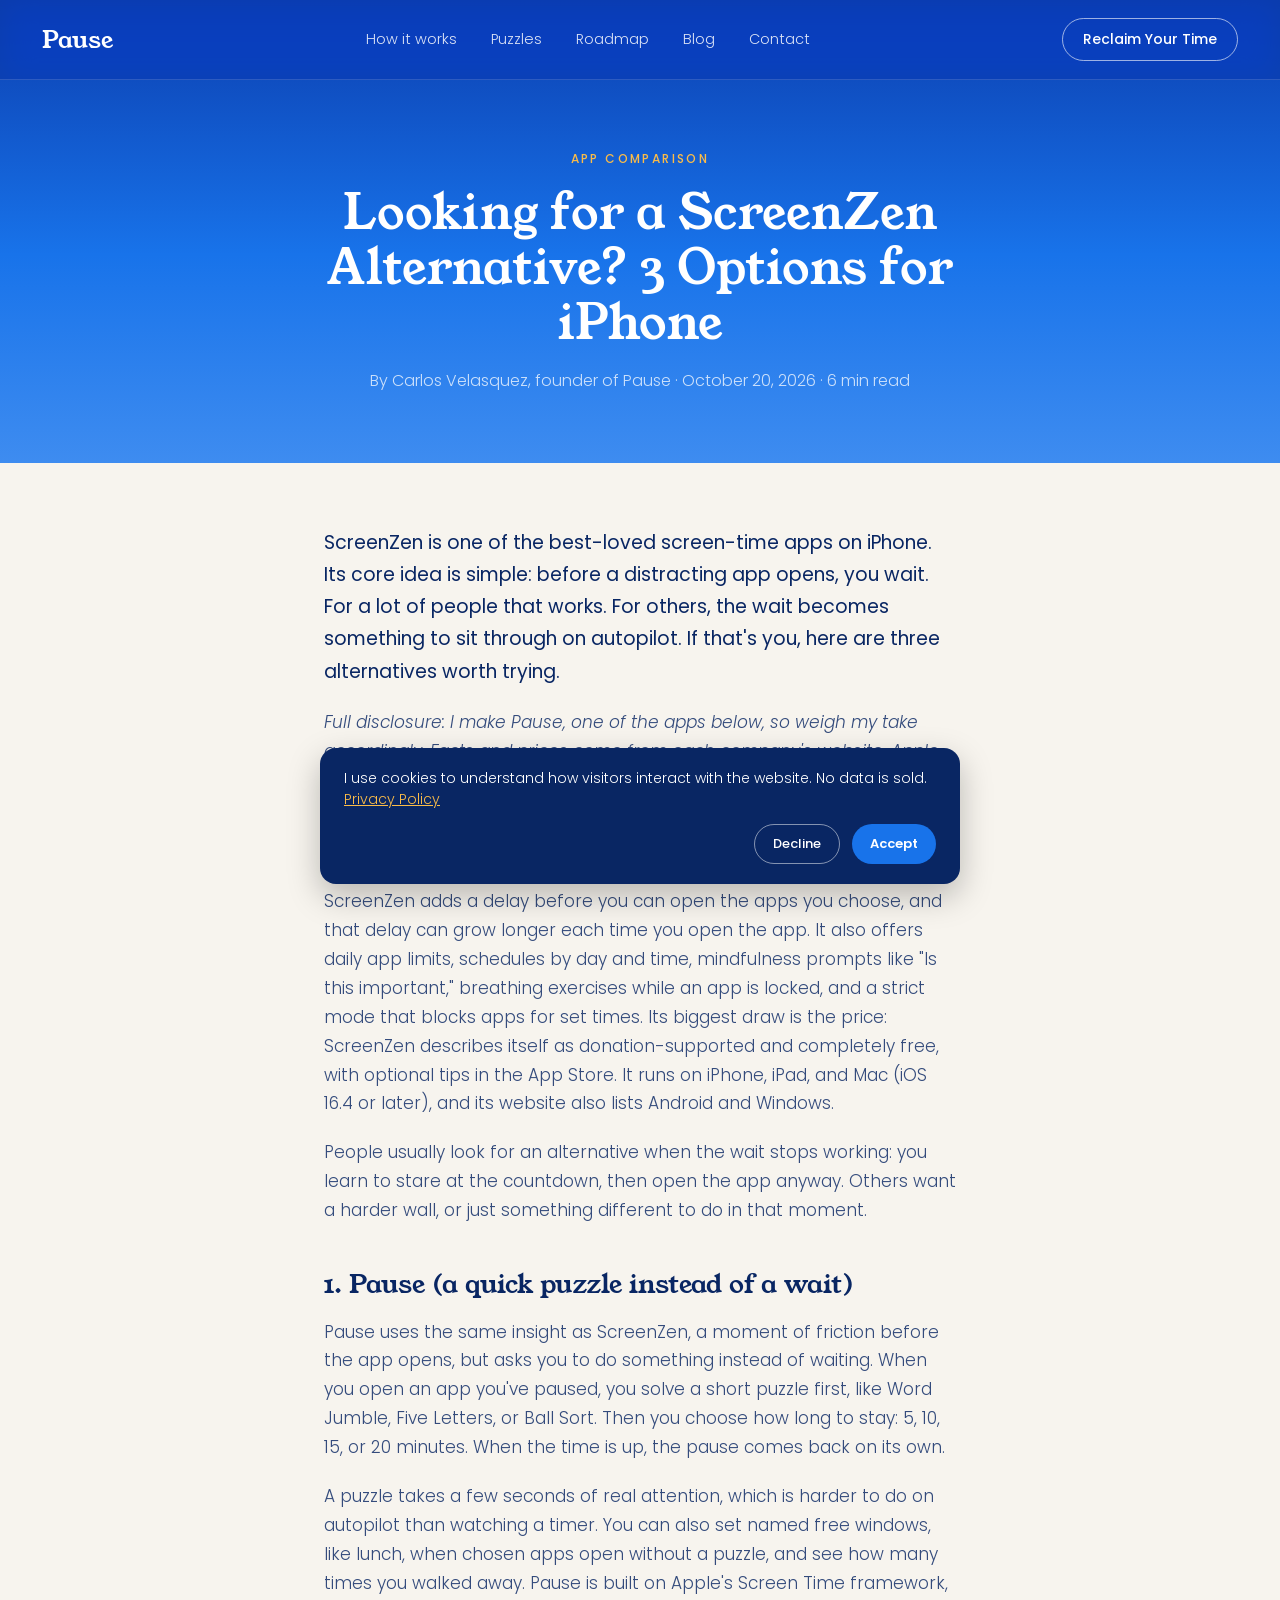
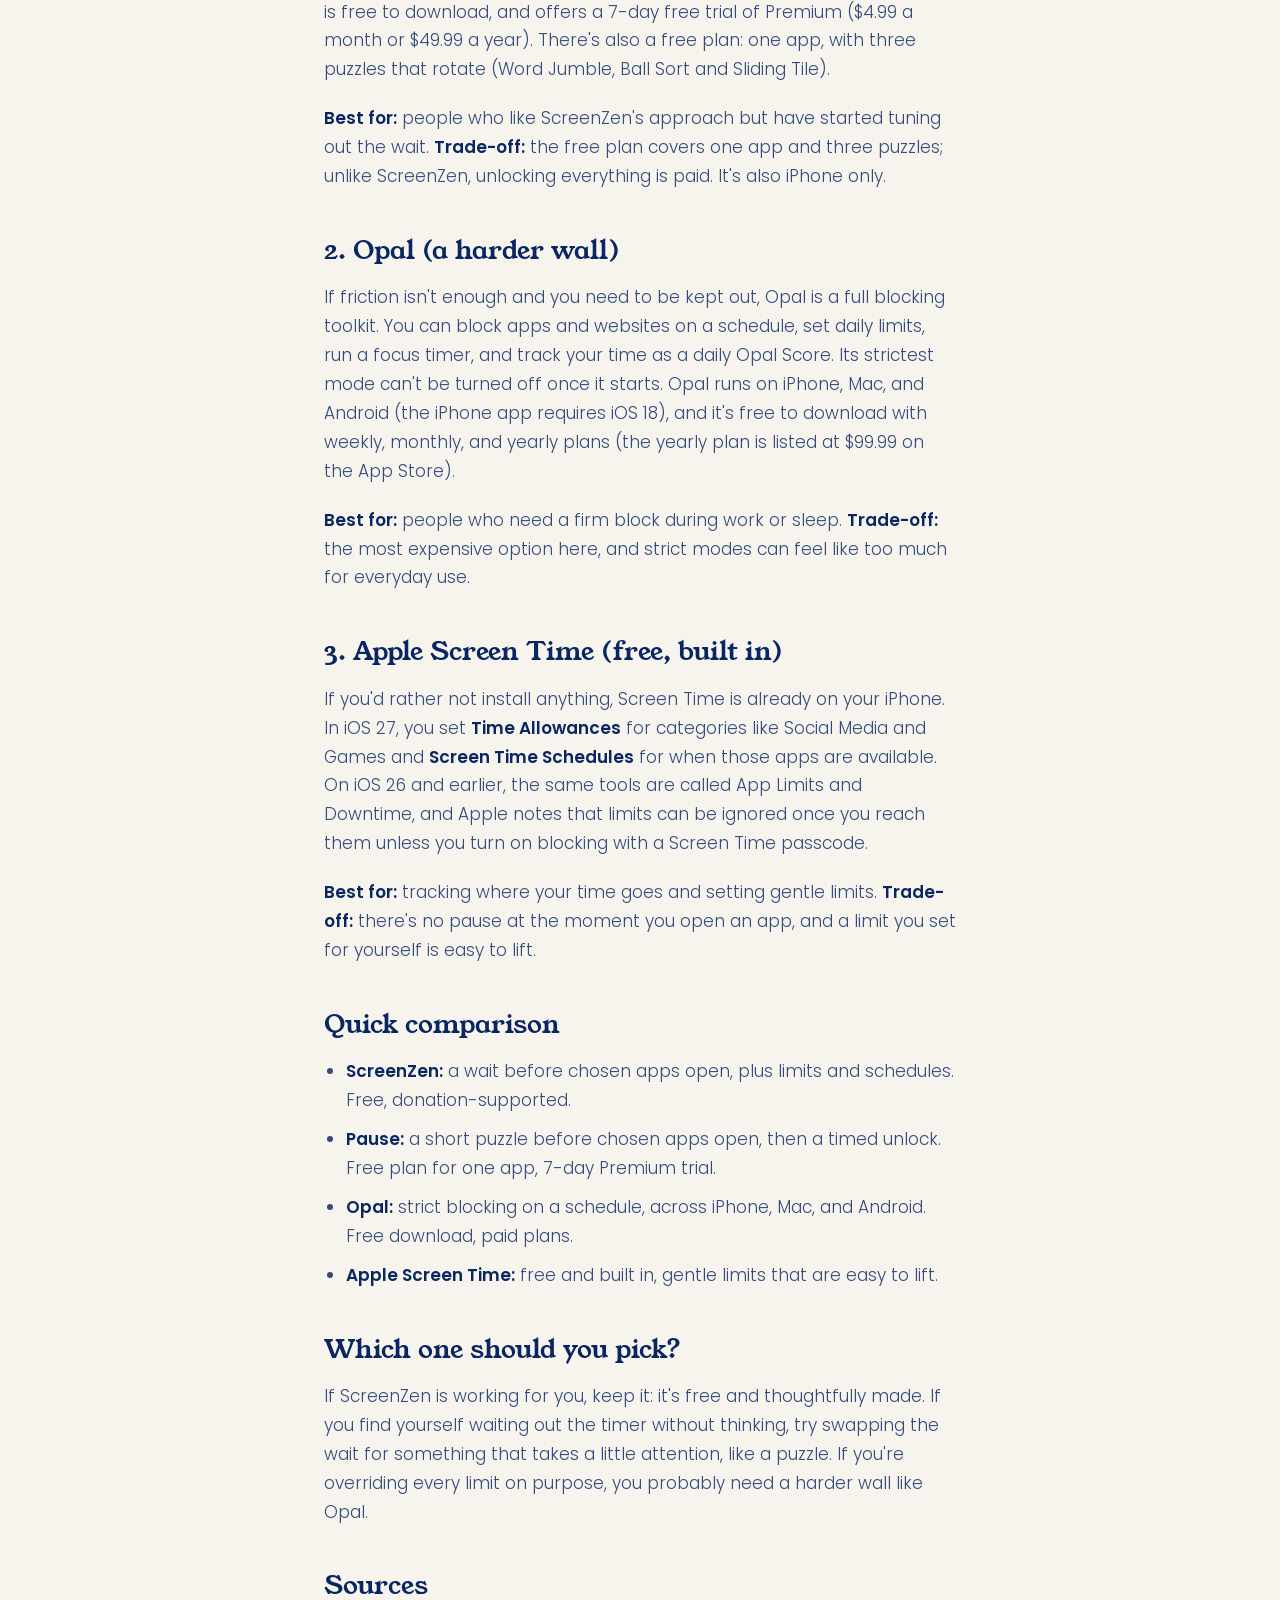
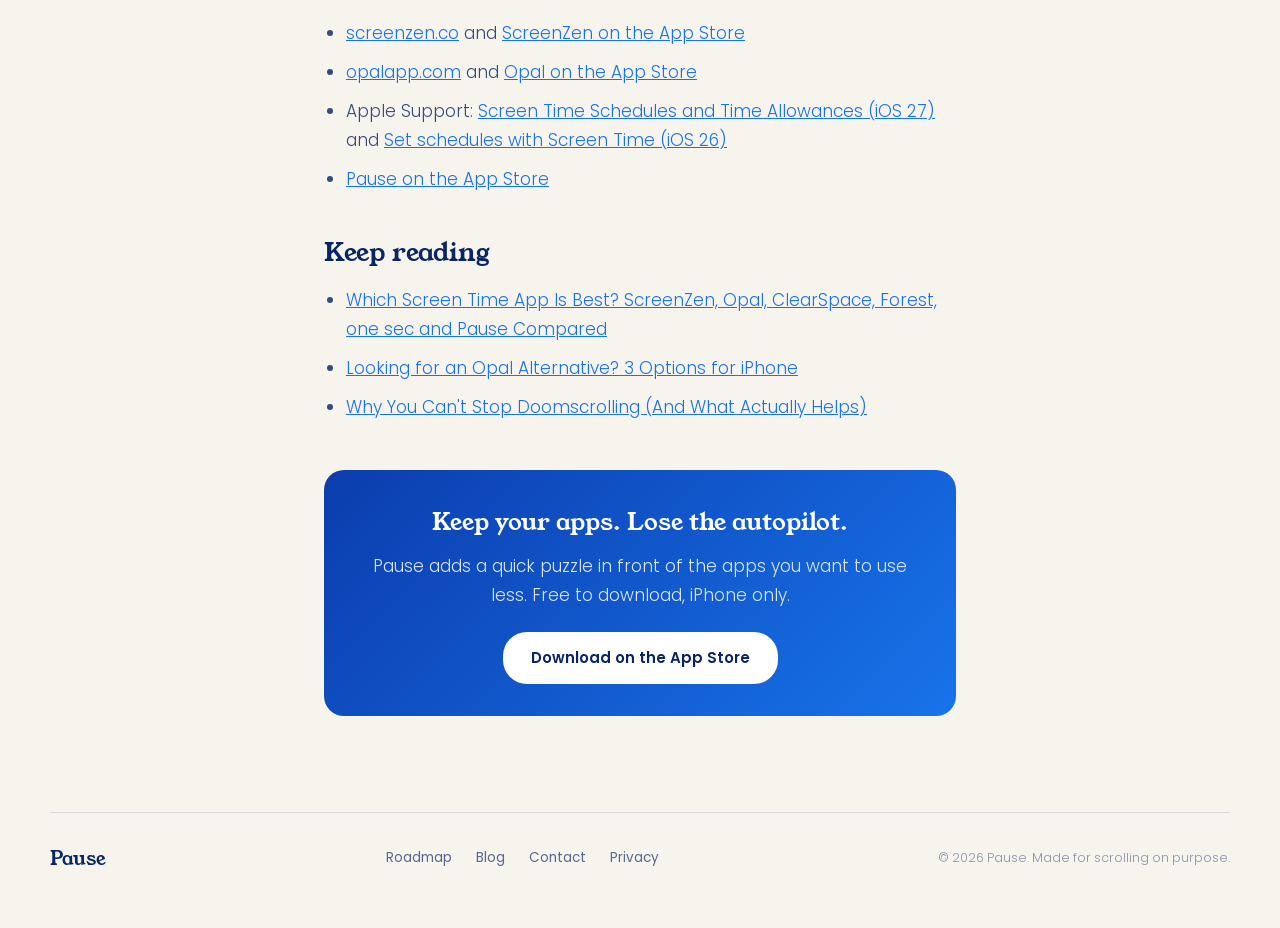
<file: blog/screenzen-alternative.html>
<!doctype html>
<html lang="en">
<head>
<meta charset="utf-8">
<meta name="viewport" content="width=device-width, initial-scale=1">
<script>
  window.dataLayer = window.dataLayer || [];
  function gtag(){dataLayer.push(arguments);}

  // Gated behind cookie consent (see banner near end of <body>) — nothing
  // below runs until the visitor clicks "Accept".
  function pauseLoadAnalytics(){
    var ga = document.createElement('script');
    ga.async = true;
    ga.src = 'https://www.googletagmanager.com/gtag/js?id=G-41BC9Q0BG0';
    document.head.appendChild(ga);
    gtag('js', new Date());
    gtag('config', 'G-41BC9Q0BG0');

    !function(t,e){var o,n,p,r;e.__SV||(window.posthog=e,e._i=[],e.init=function(i,s,a){function g(t,e){var o=e.split(".");2==o.length&&(t=t[o[0]],e=o[1]),t[e]=function(){t.uid=t.uid||[],t.uid.push([e].concat(Array.prototype.slice.call(arguments,0)))}}(p=t.createElement("script")).type="text/javascript",p.crossOrigin="anonymous",p.async=!0,p.src=s.api_host.replace(".i.posthog.com","-assets.i.posthog.com")+"/static/array.js",(r=t.getElementsByTagName("script")[0]).parentNode.insertBefore(p,r);var u=e;for(void 0!==a?u=e[a]=[]:a="posthog",u.people=u.people||[],u.toString=function(t){var e="posthog";return"posthog"!==a&&(e+="."+a),t||(e+=" (stub)"),e},u.people.toString=function(){return u.toString(1)+".people (stub)"},o="init capture register register_once register_for_session unregister unregister_for_session getFeatureFlag getFeatureFlagPayload isFeatureEnabled reloadFeatureFlags updateEarlyAccessFeatureEnrollment getEarlyAccessFeatures on onFeatureFlags onSurveysLoaded onSessionId getSurveys getActiveMatchingSurveys renderSurvey canRenderSurvey getNextSurveyStep identify setPersonProperties group resetGroups setPersonPropertiesForFlags resetPersonPropertiesForFlags setGroupPropertiesForFlags resetGroupPropertiesForFlags reset get_distinct_id getGroups get_session_id get_session_replay_url alias set_config startSessionRecording stopSessionRecording sessionRecordingStarted captureException loadToolbar get_property getSessionProperty createPersonProfile opt_in_capturing opt_out_capturing has_opted_in_capturing has_opted_out_capturing clear_opt_in_out_capturing debug".split(" "),n=0;n<o.length;n++)g(u,o[n]);e._i.push([i,s,a])},e.__SV=1)}(document,window.posthog||[]);
    posthog.init('phc_tPxxYTZecbw68N8ZTjLtTDJawHavVP7KWQDt2kSNSm7E', {
      api_host: 'https://us.i.posthog.com',
      person_profiles: 'always'
    });
    document.addEventListener('DOMContentLoaded', function () {
      document.querySelectorAll('a[href*="apps.apple.com"]').forEach(function (link) {
        link.addEventListener('click', function () {
          posthog.capture('app_store_link_clicked', { link_location: link.className || 'unknown' });
        });
      });
    });
  }

  if (localStorage.getItem('pause_analytics_consent') === 'granted') {
    pauseLoadAnalytics();
  }
</script>
<title>Looking for a ScreenZen Alternative? 3 Options for iPhone — Pause</title>
<link rel="canonical" href="https://try-pause.com/blog/screenzen-alternative.html">
<meta name="description" content="ScreenZen makes you wait before opening distracting apps. If waiting isn't working for you, here's how Pause, Opal, and Apple Screen Time compare as ScreenZen alternatives on iPhone.">
<meta property="og:title" content="Looking for a ScreenZen Alternative? 3 Options for iPhone">
<meta property="og:description" content="ScreenZen makes you wait before opening distracting apps. If waiting isn't working for you, here's how Pause, Opal, and Apple Screen Time compare as ScreenZen alternatives on iPhone.">
<meta property="og:image" content="https://try-pause.com/assets/og-thumbnail.png">
<meta property="og:url" content="https://try-pause.com/blog/screenzen-alternative.html">
<meta property="og:type" content="article">
<meta name="twitter:card" content="summary_large_image">
<meta name="twitter:title" content="Looking for a ScreenZen Alternative? 3 Options for iPhone">
<meta name="twitter:description" content="ScreenZen makes you wait before opening distracting apps. If waiting isn't working for you, here's how Pause, Opal, and Apple Screen Time compare as ScreenZen alternatives on iPhone.">
<meta name="twitter:image" content="https://try-pause.com/assets/og-thumbnail.png">
<link rel="preconnect" href="https://fonts.googleapis.com">
<link rel="preconnect" href="https://fonts.gstatic.com" crossorigin>
<link href="https://fonts.googleapis.com/css2?family=Poppins:wght@300;400;500;600;700&family=Young+Serif&display=swap" rel="stylesheet">
<style>
  :root{--navy:#092663;--blue:#1873EA;--amber:#FBBC48;--cream:#F7F4EE}
  *{box-sizing:border-box;margin:0;padding:0}
  html,body{background:var(--cream);color:var(--navy);font-family:'Poppins',system-ui,sans-serif;-webkit-font-smoothing:antialiased}

  nav{
    position:fixed;top:0;left:0;right:0;z-index:50;
    display:flex;align-items:center;justify-content:space-between;
    padding:18px 42px;color:#fff;
    background:rgba(13,60,168,.72);
    backdrop-filter:saturate(150%) blur(16px);
    -webkit-backdrop-filter:saturate(150%) blur(16px);
    border-bottom:1px solid rgba(255,255,255,.14);
  }
  .wordmark{font-family:'Young Serif',serif;font-size:24px;color:#fff;text-decoration:none}
  .navlinks{display:flex;gap:34px;font-weight:300;font-size:14.5px}
  .navlinks a{color:rgba(255,255,255,.85);text-decoration:none}
  .navlinks a:hover{color:#fff}
  .navcta{
    font-weight:500;font-size:14px;padding:10px 20px;border-radius:22px;
    border:1px solid rgba(255,255,255,.6);color:#fff;text-decoration:none;
  }
  @media (max-width:820px){ .navlinks{display:none} nav{padding:14px 20px} }

  .hero{
    padding:150px 24px 70px;text-align:center;
    background:linear-gradient(180deg,#0B3DAE 0%,#1873EA 55%,#3E8CF0 100%);
    color:#fff;
  }
  .eyebrow{
    font-size:12px;font-weight:500;letter-spacing:2.4px;text-transform:uppercase;
    color:var(--amber);margin-bottom:18px;
  }
  h1{font-family:'Young Serif',serif;font-weight:400;font-size:clamp(32px,5vw,48px);margin-bottom:16px;line-height:1.15;max-width:760px;margin-left:auto;margin-right:auto}
  .hero p{font-weight:300;font-size:16px;color:rgba(255,255,255,.75)}

  article{max-width:680px;margin:0 auto;padding:64px 24px 40px;font-size:17px;line-height:1.7;font-weight:300}
  article h2{font-family:'Young Serif',serif;font-weight:400;font-size:26px;margin:44px 0 16px;line-height:1.25;color:var(--navy)}
  article p{margin-bottom:20px;color:rgba(9,38,99,.82)}
  article strong{font-weight:600;color:var(--navy)}
  article .lede{font-size:19px;font-weight:400;color:var(--navy)}
  article ul{margin:0 0 24px 22px}
  article li a{color:var(--blue)}
  article li{margin-bottom:10px;color:rgba(9,38,99,.82)}
  article blockquote{
    margin:32px 0;padding:4px 0 4px 22px;border-left:3px solid var(--amber);
    font-family:'Young Serif',serif;font-size:21px;font-weight:400;line-height:1.4;color:var(--navy);
  }
  .cta-box{
    margin:48px 0 8px;padding:32px;border-radius:20px;text-align:center;
    background:linear-gradient(135deg,#0B3DAE,#1873EA);color:#fff;
  }
  .cta-box h3{font-family:'Young Serif',serif;font-weight:400;font-size:24px;margin-bottom:10px}
  .cta-box p{color:rgba(255,255,255,.85);font-weight:300;margin-bottom:22px}
  .cta-box a{
    display:inline-block;background:#fff;color:var(--navy);text-decoration:none;
    font-weight:600;font-size:15px;padding:13px 28px;border-radius:24px;
  }

  footer{padding:48px 24px 56px}
  .footer-inner{
    max-width:1180px;margin:0 auto;padding-top:32px;
    border-top:1px solid rgba(9,38,99,.12);
    display:flex;align-items:center;justify-content:space-between;flex-wrap:wrap;gap:16px;
  }
  .footer-mark{font-family:'Young Serif',serif;font-size:19px}
  .footer-links{display:flex;gap:24px;flex-wrap:wrap}
  .footer-links a{color:rgba(9,38,99,.68);text-decoration:none;font-weight:400;font-size:13.5px}
  .footer-links a:hover{color:var(--navy)}
  .footer-copy{color:rgba(9,38,99,.48);font-weight:300;font-size:12.5px}
</style>
<script type="application/ld+json">
{
 "@context": "https://schema.org",
 "@type": "BlogPosting",
 "headline": "Looking for a ScreenZen Alternative? 3 Options for iPhone",
 "description": "ScreenZen makes you wait before opening distracting apps. If waiting isn't working for you, here's how Pause, Opal, and Apple Screen Time compare as ScreenZen alternatives on iPhone.",
 "datePublished": "2026-10-20",
 "dateModified": "2026-10-20",
 "author": {
  "@type": "Person",
  "name": "Carlos Velasquez",
  "jobTitle": "Founder of Pause",
  "url": "https://try-pause.com/"
 },
 "publisher": {
  "@type": "Organization",
  "@id": "https://try-pause.com/#org",
  "name": "Pause",
  "url": "https://try-pause.com/",
  "logo": "https://try-pause.com/assets/og-thumbnail.png",
  "founder": {
   "@type": "Person",
   "name": "Carlos Velasquez"
  }
 },
 "mainEntityOfPage": "https://try-pause.com/blog/screenzen-alternative.html",
 "image": "https://try-pause.com/assets/og-thumbnail.png"
}
</script>
<link rel="stylesheet" href="/assets/seasonal.css?v=7">
<script src="/assets/seasonal.js?v=7"></script>
<script src="/assets/nav.js?v=1" defer></script>
</head>
<body>

<nav>
  <a href="/" class="wordmark">Pause</a>
  <div class="navlinks">
    <a href="/#how-it-works">How it works</a>
    <a href="/#puzzles">Puzzles</a>
    <a href="../roadmap.html">Roadmap</a>
    <a href="/blog/">Blog</a>
    <a href="../contact.html">Contact</a>
  </div>
  <a href="https://apps.apple.com/us/app/pause-mindful-scrolling/id6781665628" class="navcta">Reclaim Your Time</a>
</nav>

<section class="hero">
  <div class="eyebrow">App Comparison</div>
  <h1>Looking for a ScreenZen Alternative? 3 Options for iPhone</h1>
  <p>By Carlos Velasquez, founder of Pause · October 20, 2026 · 6 min read</p>
</section>

<article>
  <p class="lede">ScreenZen is one of the best-loved screen-time apps on iPhone. Its core idea is simple: before a distracting app opens, you wait. For a lot of people that works. For others, the wait becomes something to sit through on autopilot. If that's you, here are three alternatives worth trying.</p>
  <p><em>Full disclosure: I make Pause, one of the apps below, so weigh my take accordingly. Facts and prices come from each company's website, Apple Support, and the US App Store. Last checked: October 20, 2026.</em></p>

  <h2>What ScreenZen does well</h2>
  <p>ScreenZen adds a delay before you can open the apps you choose, and that delay can grow longer each time you open the app. It also offers daily app limits, schedules by day and time, mindfulness prompts like "Is this important," breathing exercises while an app is locked, and a strict mode that blocks apps for set times. Its biggest draw is the price: ScreenZen describes itself as donation-supported and completely free, with optional tips in the App Store. It runs on iPhone, iPad, and Mac (iOS 16.4 or later), and its website also lists Android and Windows.</p>
  <p>People usually look for an alternative when the wait stops working: you learn to stare at the countdown, then open the app anyway. Others want a harder wall, or just something different to do in that moment.</p>

  <h2>1. Pause (a quick puzzle instead of a wait)</h2>
  <p>Pause uses the same insight as ScreenZen, a moment of friction before the app opens, but asks you to do something instead of waiting. When you open an app you've paused, you solve a short puzzle first, like Word Jumble, Five Letters, or Ball Sort. Then you choose how long to stay: 5, 10, 15, or 20 minutes. When the time is up, the pause comes back on its own.</p>
  <p>A puzzle takes a few seconds of real attention, which is harder to do on autopilot than watching a timer. You can also set named free windows, like lunch, when chosen apps open without a puzzle, and see how many times you walked away. Pause is built on Apple's Screen Time framework, is free to download, and offers a 7-day free trial of Premium ($4.99 a month or $49.99 a year). There's also a free plan: one app, with three puzzles that rotate (Word Jumble, Ball Sort and Sliding Tile).</p>
  <p><strong>Best for:</strong> people who like ScreenZen's approach but have started tuning out the wait. <strong>Trade-off:</strong> the free plan covers one app and three puzzles; unlike ScreenZen, unlocking everything is paid. It's also iPhone only.</p>

  <h2>2. Opal (a harder wall)</h2>
  <p>If friction isn't enough and you need to be kept out, Opal is a full blocking toolkit. You can block apps and websites on a schedule, set daily limits, run a focus timer, and track your time as a daily Opal Score. Its strictest mode can't be turned off once it starts. Opal runs on iPhone, Mac, and Android (the iPhone app requires iOS 18), and it's free to download with weekly, monthly, and yearly plans (the yearly plan is listed at $99.99 on the App Store).</p>
  <p><strong>Best for:</strong> people who need a firm block during work or sleep. <strong>Trade-off:</strong> the most expensive option here, and strict modes can feel like too much for everyday use.</p>

  <h2>3. Apple Screen Time (free, built in)</h2>
  <p>If you'd rather not install anything, Screen Time is already on your iPhone. In iOS 27, you set <strong>Time Allowances</strong> for categories like Social Media and Games and <strong>Screen Time Schedules</strong> for when those apps are available. On iOS 26 and earlier, the same tools are called App Limits and Downtime, and Apple notes that limits can be ignored once you reach them unless you turn on blocking with a Screen Time passcode.</p>
  <p><strong>Best for:</strong> tracking where your time goes and setting gentle limits. <strong>Trade-off:</strong> there's no pause at the moment you open an app, and a limit you set for yourself is easy to lift.</p>

  <h2>Quick comparison</h2>
  <ul>
    <li><strong>ScreenZen:</strong> a wait before chosen apps open, plus limits and schedules. Free, donation-supported.</li>
    <li><strong>Pause:</strong> a short puzzle before chosen apps open, then a timed unlock. Free plan for one app, 7-day Premium trial.</li>
    <li><strong>Opal:</strong> strict blocking on a schedule, across iPhone, Mac, and Android. Free download, paid plans.</li>
    <li><strong>Apple Screen Time:</strong> free and built in, gentle limits that are easy to lift.</li>
  </ul>

  <h2>Which one should you pick?</h2>
  <p>If ScreenZen is working for you, keep it: it's free and thoughtfully made. If you find yourself waiting out the timer without thinking, try swapping the wait for something that takes a little attention, like a puzzle. If you're overriding every limit on purpose, you probably need a harder wall like Opal.</p>

  <h2>Sources</h2>
  <ul>
    <li><a href="https://www.screenzen.co/">screenzen.co</a> and <a href="https://apps.apple.com/us/app/screenzen-screen-time-control/id1541027222">ScreenZen on the App Store</a></li>
    <li><a href="https://opalapp.com/">opalapp.com</a> and <a href="https://apps.apple.com/us/app/opal-screen-time-control/id1497465230">Opal on the App Store</a></li>
    <li>Apple Support: <a href="https://support.apple.com/guide/iphone/set-schedules-with-screen-time-iphb0c7313c9/ios">Screen Time Schedules and Time Allowances (iOS 27)</a> and <a href="https://support.apple.com/guide/iphone/iphb0c7313c9/26/ios/26">Set schedules with Screen Time (iOS 26)</a></li>
    <li><a href="https://apps.apple.com/us/app/pause-mindful-scrolling/id6781665628">Pause on the App Store</a></li>
  </ul>

  <h2>Keep reading</h2>
  <ul>
    <li><a href="/blog/best-screen-time-apps-iphone.html">Which Screen Time App Is Best? ScreenZen, Opal, ClearSpace, Forest, one sec and Pause Compared</a></li>
    <li><a href="/blog/opal-alternative.html">Looking for an Opal Alternative? 3 Options for iPhone</a></li>
    <li><a href="/blog/why-you-cant-stop-doomscrolling.html">Why You Can't Stop Doomscrolling (And What Actually Helps)</a></li>
  </ul>
  <div class="cta-box">
    <h3>Keep your apps. Lose the autopilot.</h3>
    <p>Pause adds a quick puzzle in front of the apps you want to use less. Free to download, iPhone only.</p>
    <a href="https://apps.apple.com/us/app/pause-mindful-scrolling/id6781665628">Download on the App Store</a>
  </div>
</article>

<footer>
  <div class="footer-inner">
    <div class="footer-mark">Pause</div>
    <div class="footer-links">
      <a href="../roadmap.html">Roadmap</a>
      <a href="/blog/">Blog</a>
      <a href="../contact.html">Contact</a>
      <a href="../privacy/">Privacy</a>
    </div>
    <div class="footer-copy">© 2026 Pause. Made for scrolling on purpose.</div>
  </div>
</footer>


<div id="pause-cookie-banner" style="display:none;position:fixed;left:16px;right:16px;bottom:16px;z-index:9999;max-width:640px;margin:0 auto;background:#092663;color:#fff;border-radius:16px;padding:20px 24px;box-shadow:0 12px 32px rgba(0,0,0,.25);font-family:'Poppins',system-ui,sans-serif;">
  <p style="margin:0 0 14px;font-size:14px;line-height:1.5;font-weight:300;">I use cookies to understand how visitors interact with the website. No data is sold. <a href="../privacy/" style="color:#FBBC48;text-decoration:underline;">Privacy Policy</a></p>
  <div style="display:flex;gap:12px;justify-content:flex-end;">
    <button id="pause-cookie-decline" style="background:transparent;border:1px solid rgba(255,255,255,.5);color:#fff;padding:9px 18px;border-radius:20px;font-size:13px;font-weight:500;cursor:pointer;font-family:inherit;">Decline</button>
    <button id="pause-cookie-accept" style="background:#1873EA;border:none;color:#fff;padding:9px 18px;border-radius:20px;font-size:13px;font-weight:600;cursor:pointer;font-family:inherit;">Accept</button>
  </div>
</div>
<script>
(function () {
  var KEY = 'pause_analytics_consent';
  if (localStorage.getItem(KEY)) return; // already decided on a prior visit
  var banner = document.getElementById('pause-cookie-banner');
  banner.style.display = 'block';
  document.getElementById('pause-cookie-accept').onclick = function () {
    localStorage.setItem(KEY, 'granted');
    banner.style.display = 'none';
    if (typeof pauseLoadAnalytics === 'function') pauseLoadAnalytics();
  };
  document.getElementById('pause-cookie-decline').onclick = function () {
    localStorage.setItem(KEY, 'denied');
    banner.style.display = 'none';
  };
})();
</script>
</body>
</html>
</file>
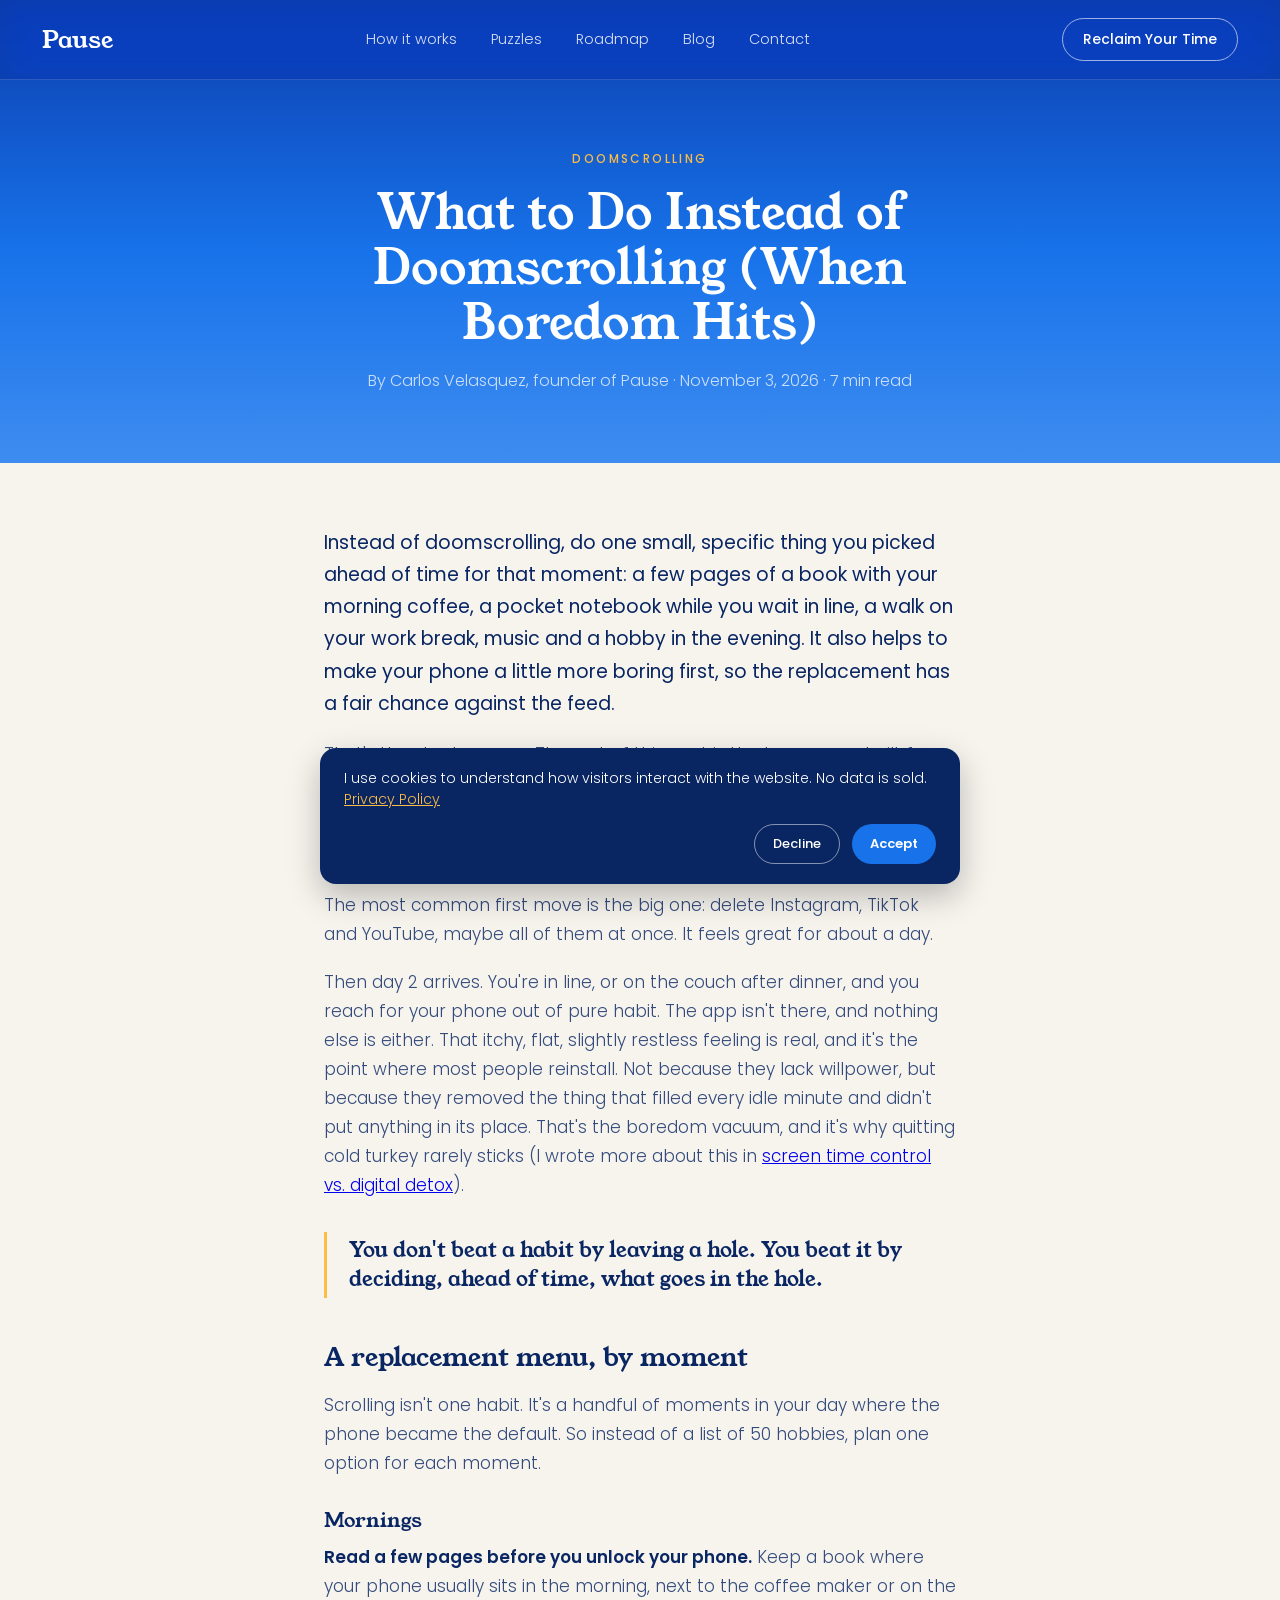
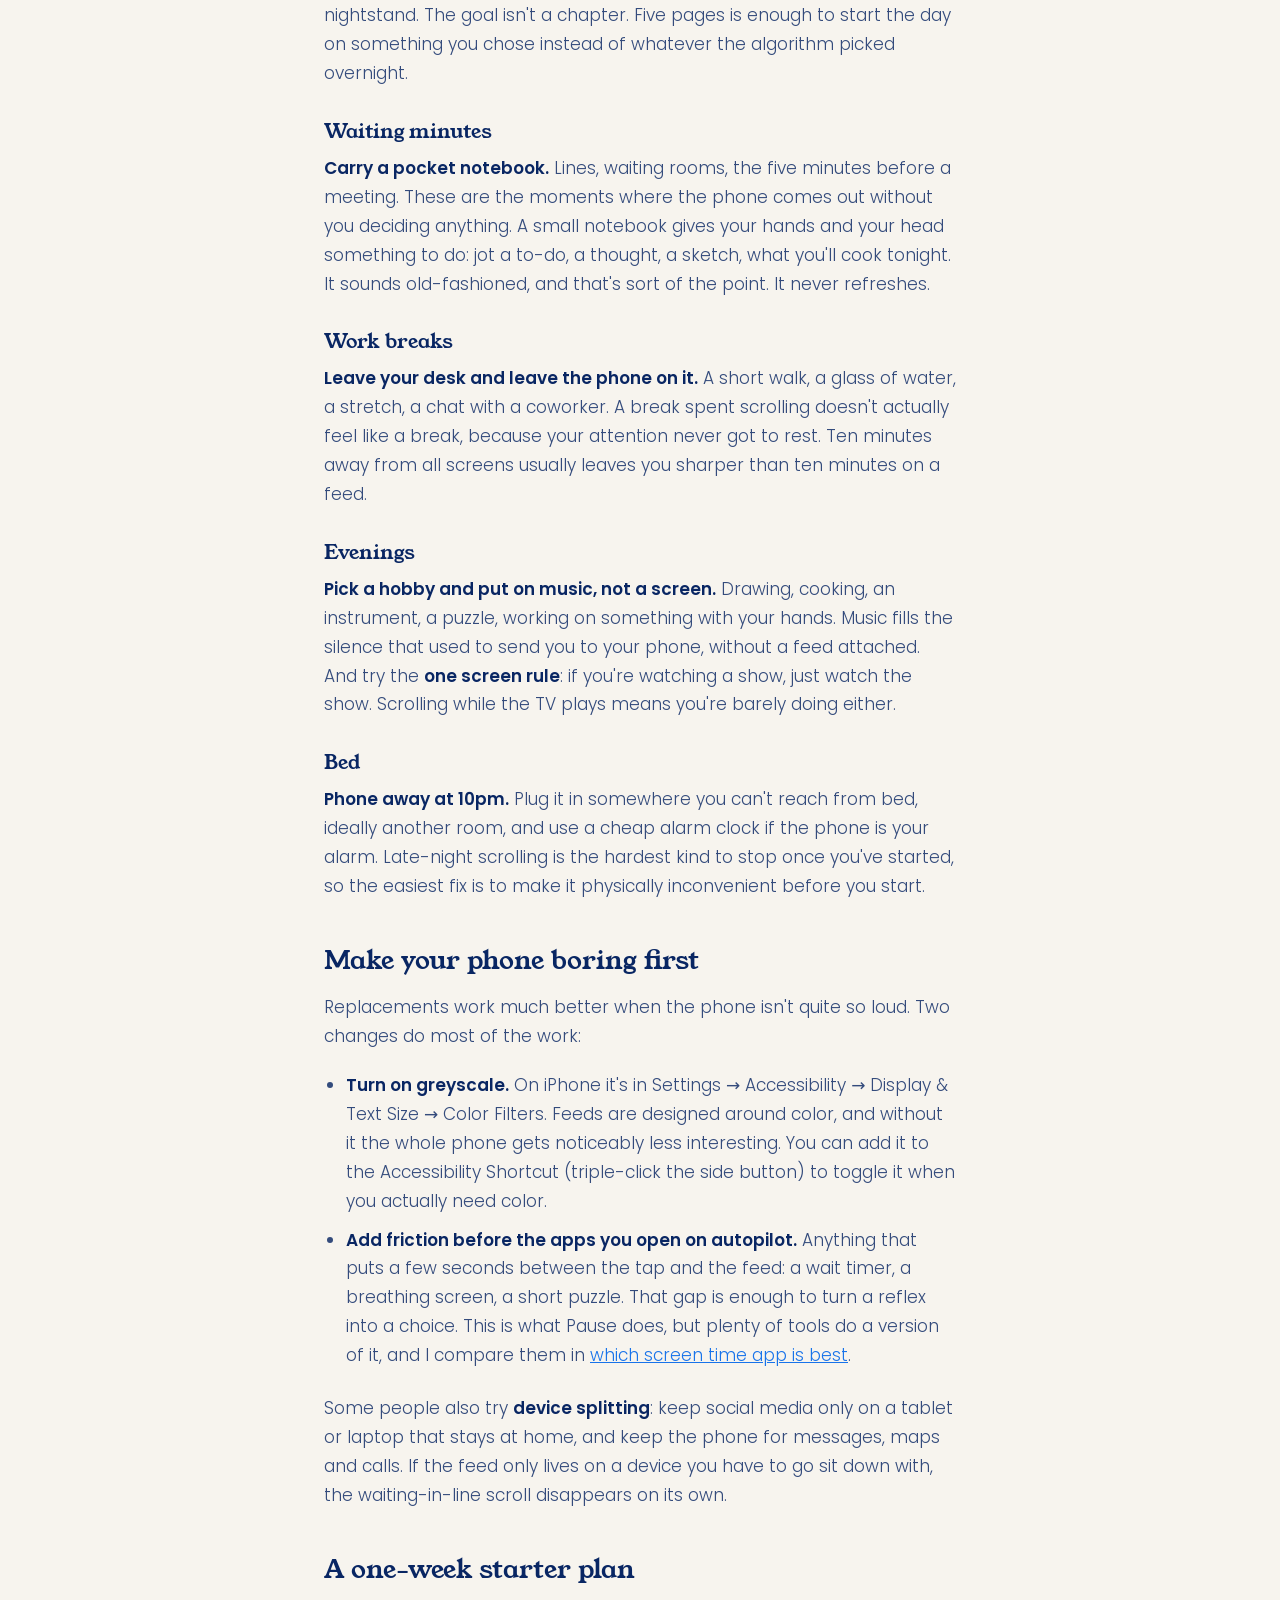
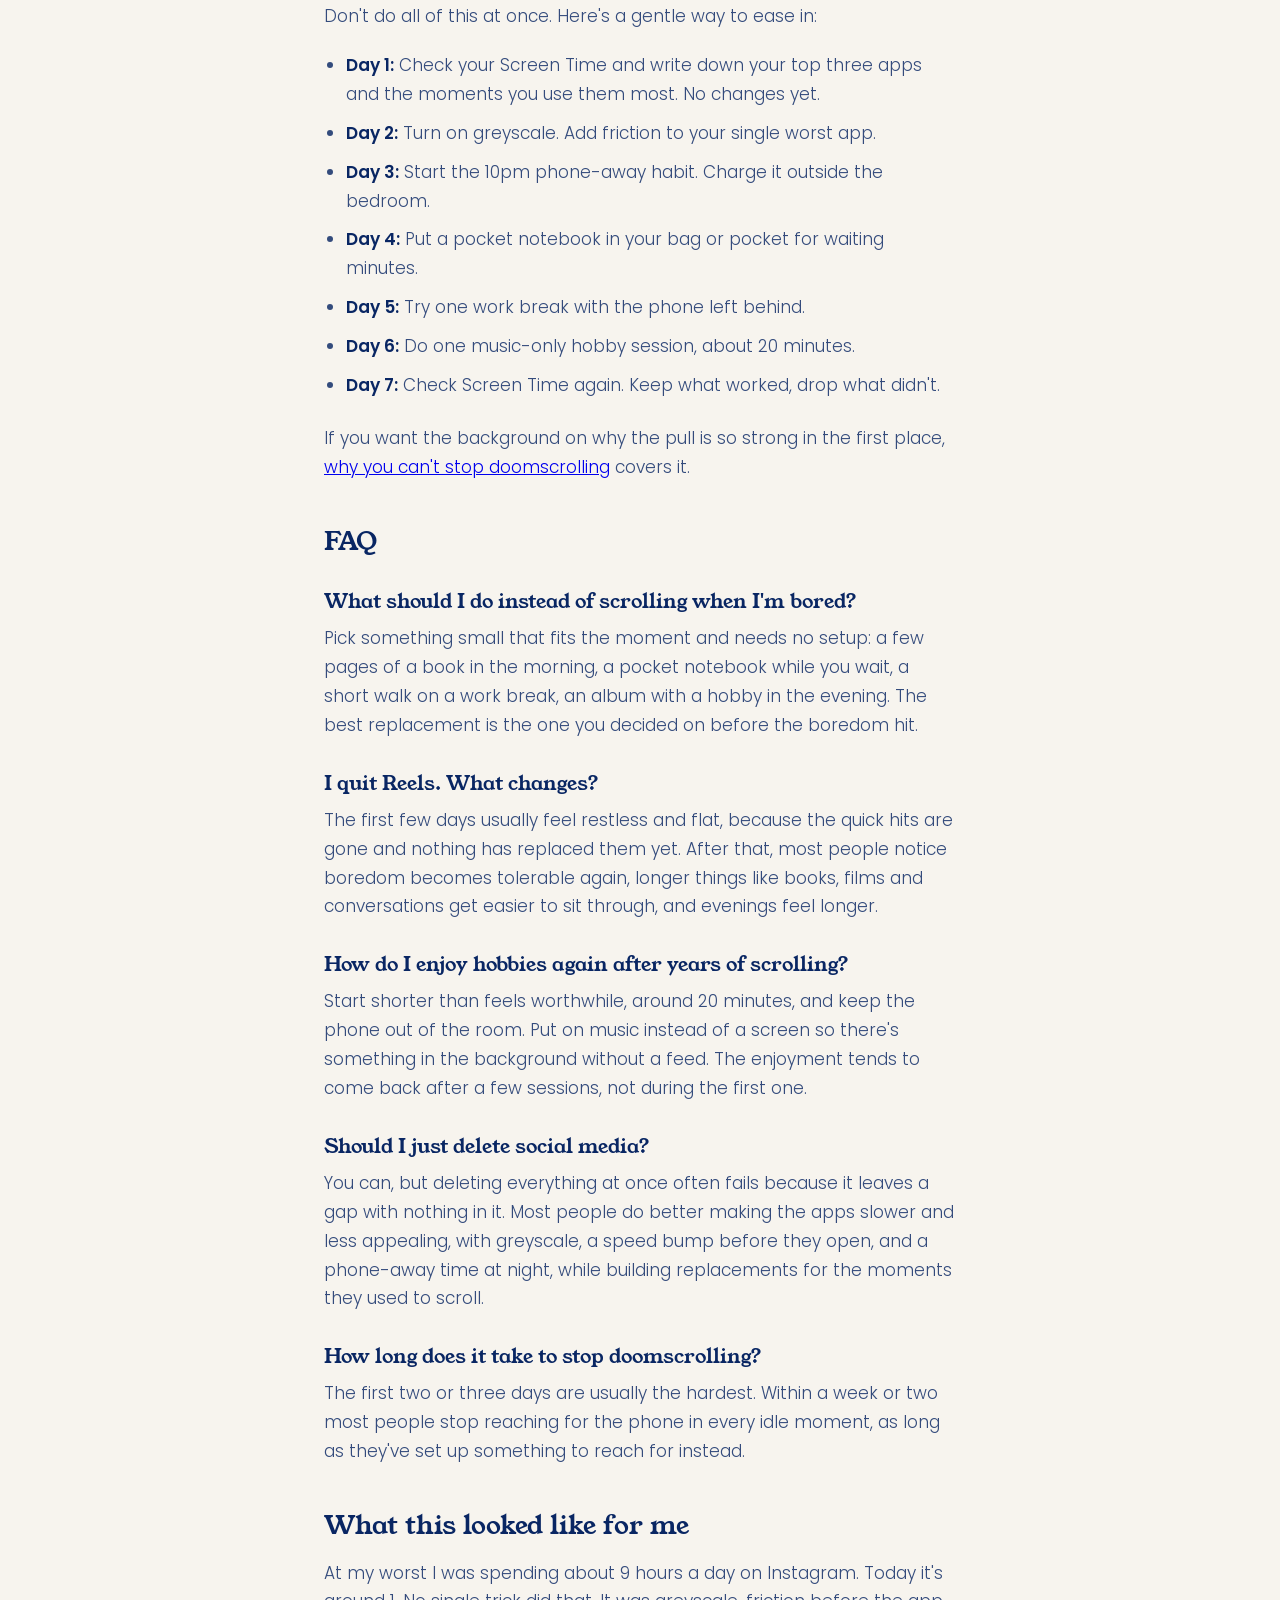
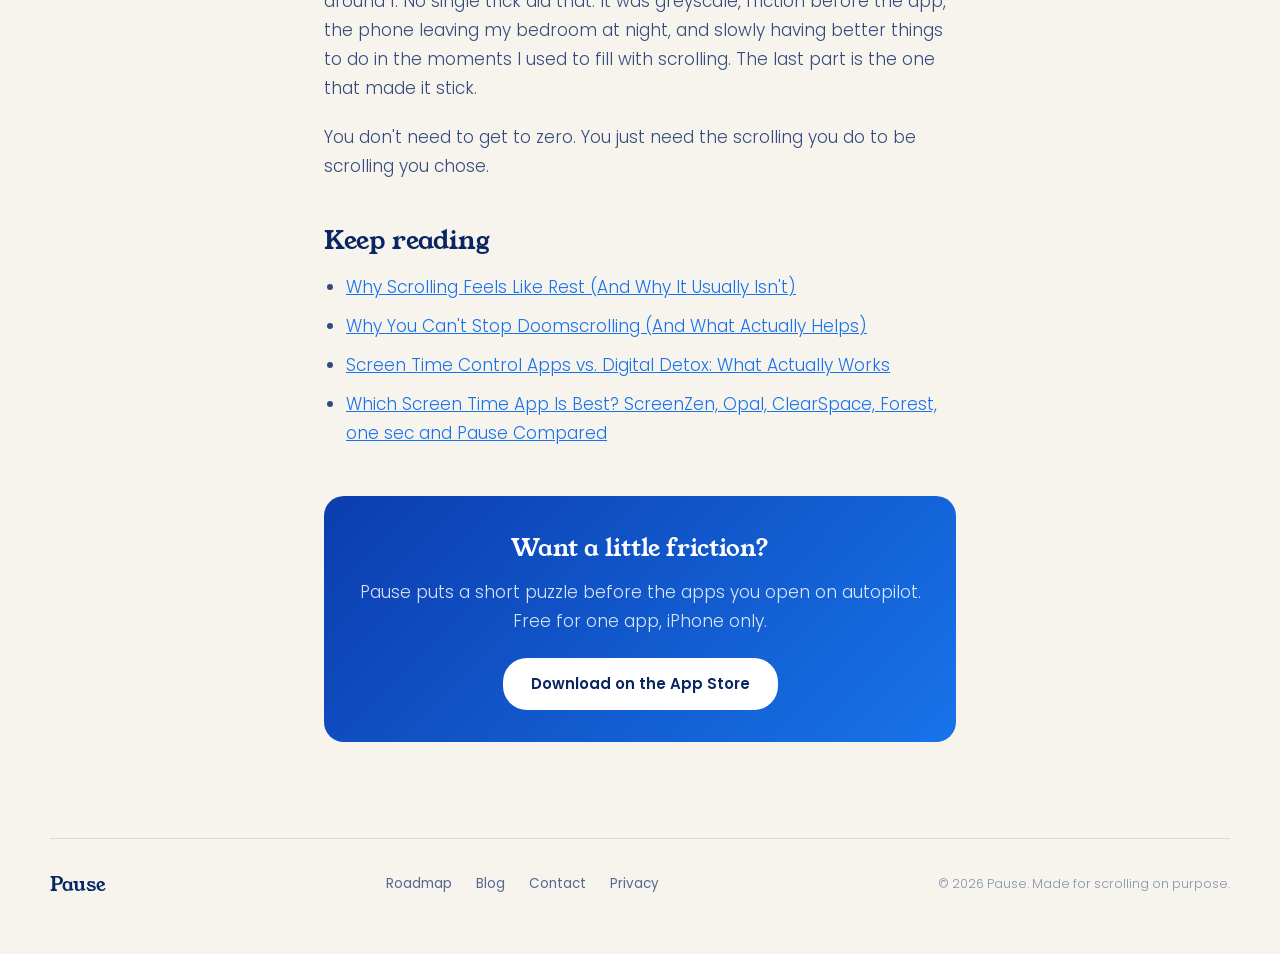
<file: blog/what-to-do-instead-of-doomscrolling.html>
<!doctype html>
<html lang="en">
<head>
<meta charset="utf-8">
<meta name="viewport" content="width=device-width, initial-scale=1">
<script>
  window.dataLayer = window.dataLayer || [];
  function gtag(){dataLayer.push(arguments);}

  // Gated behind cookie consent (see banner near end of <body>) — nothing
  // below runs until the visitor clicks "Accept".
  function pauseLoadAnalytics(){
    var ga = document.createElement('script');
    ga.async = true;
    ga.src = 'https://www.googletagmanager.com/gtag/js?id=G-41BC9Q0BG0';
    document.head.appendChild(ga);
    gtag('js', new Date());
    gtag('config', 'G-41BC9Q0BG0');

    !function(t,e){var o,n,p,r;e.__SV||(window.posthog=e,e._i=[],e.init=function(i,s,a){function g(t,e){var o=e.split(".");2==o.length&&(t=t[o[0]],e=o[1]),t[e]=function(){t.uid=t.uid||[],t.uid.push([e].concat(Array.prototype.slice.call(arguments,0)))}}(p=t.createElement("script")).type="text/javascript",p.crossOrigin="anonymous",p.async=!0,p.src=s.api_host.replace(".i.posthog.com","-assets.i.posthog.com")+"/static/array.js",(r=t.getElementsByTagName("script")[0]).parentNode.insertBefore(p,r);var u=e;for(void 0!==a?u=e[a]=[]:a="posthog",u.people=u.people||[],u.toString=function(t){var e="posthog";return"posthog"!==a&&(e+="."+a),t||(e+=" (stub)"),e},u.people.toString=function(){return u.toString(1)+".people (stub)"},o="init capture register register_once register_for_session unregister unregister_for_session getFeatureFlag getFeatureFlagPayload isFeatureEnabled reloadFeatureFlags updateEarlyAccessFeatureEnrollment getEarlyAccessFeatures on onFeatureFlags onSurveysLoaded onSessionId getSurveys getActiveMatchingSurveys renderSurvey canRenderSurvey getNextSurveyStep identify setPersonProperties group resetGroups setPersonPropertiesForFlags resetPersonPropertiesForFlags setGroupPropertiesForFlags resetGroupPropertiesForFlags reset get_distinct_id getGroups get_session_id get_session_replay_url alias set_config startSessionRecording stopSessionRecording sessionRecordingStarted captureException loadToolbar get_property getSessionProperty createPersonProfile opt_in_capturing opt_out_capturing has_opted_in_capturing has_opted_out_capturing clear_opt_in_out_capturing debug".split(" "),n=0;n<o.length;n++)g(u,o[n]);e._i.push([i,s,a])},e.__SV=1)}(document,window.posthog||[]);
    posthog.init('phc_tPxxYTZecbw68N8ZTjLtTDJawHavVP7KWQDt2kSNSm7E', {
      api_host: 'https://us.i.posthog.com',
      person_profiles: 'always'
    });
    document.addEventListener('DOMContentLoaded', function () {
      document.querySelectorAll('a[href*="apps.apple.com"]').forEach(function (link) {
        link.addEventListener('click', function () {
          posthog.capture('app_store_link_clicked', { link_location: link.className || 'unknown' });
        });
      });
    });
  }

  if (localStorage.getItem('pause_analytics_consent') === 'granted') {
    pauseLoadAnalytics();
  }
</script>
<title>What to Do Instead of Doomscrolling (When Boredom Hits) — Pause</title>
<meta name="description" content="What to do instead of doomscrolling: plan one small replacement for each moment you usually scroll, and make your phone a little more boring first. A practical menu and a one-week plan.">
<meta property="og:title" content="What to Do Instead of Doomscrolling (When Boredom Hits)">
<meta property="og:description" content="What to do instead of doomscrolling: plan one small replacement for each moment you usually scroll, and make your phone a little more boring first. A practical menu and a one-week plan.">
<meta property="og:image" content="https://try-pause.com/assets/og-thumbnail.png">
<meta property="og:url" content="https://try-pause.com/blog/what-to-do-instead-of-doomscrolling.html">
<meta property="og:type" content="article">
<meta name="twitter:card" content="summary_large_image">
<meta name="twitter:title" content="What to Do Instead of Doomscrolling (When Boredom Hits)">
<meta name="twitter:description" content="What to do instead of doomscrolling: plan one small replacement for each moment you usually scroll, and make your phone a little more boring first. A practical menu and a one-week plan.">
<meta name="twitter:image" content="https://try-pause.com/assets/og-thumbnail.png">
<link rel="preconnect" href="https://fonts.googleapis.com">
<link rel="preconnect" href="https://fonts.gstatic.com" crossorigin>
<link href="https://fonts.googleapis.com/css2?family=Poppins:wght@300;400;500;600;700&family=Young+Serif&display=swap" rel="stylesheet">
<style>
  :root{--navy:#092663;--blue:#1873EA;--amber:#FBBC48;--cream:#F7F4EE}
  *{box-sizing:border-box;margin:0;padding:0}
  html,body{background:var(--cream);color:var(--navy);font-family:'Poppins',system-ui,sans-serif;-webkit-font-smoothing:antialiased}

  nav{
    position:fixed;top:0;left:0;right:0;z-index:50;
    display:flex;align-items:center;justify-content:space-between;
    padding:18px 42px;color:#fff;
    background:rgba(13,60,168,.72);
    backdrop-filter:saturate(150%) blur(16px);
    -webkit-backdrop-filter:saturate(150%) blur(16px);
    border-bottom:1px solid rgba(255,255,255,.14);
  }
  .wordmark{font-family:'Young Serif',serif;font-size:24px;color:#fff;text-decoration:none}
  .navlinks{display:flex;gap:34px;font-weight:300;font-size:14.5px}
  .navlinks a{color:rgba(255,255,255,.85);text-decoration:none}
  .navlinks a:hover{color:#fff}
  .navcta{
    font-weight:500;font-size:14px;padding:10px 20px;border-radius:22px;
    border:1px solid rgba(255,255,255,.6);color:#fff;text-decoration:none;
  }
  @media (max-width:820px){ .navlinks{display:none} nav{padding:14px 20px} }

  .hero{
    padding:150px 24px 70px;text-align:center;
    background:linear-gradient(180deg,#0B3DAE 0%,#1873EA 55%,#3E8CF0 100%);
    color:#fff;
  }
  .eyebrow{
    font-size:12px;font-weight:500;letter-spacing:2.4px;text-transform:uppercase;
    color:var(--amber);margin-bottom:18px;
  }
  h1{font-family:'Young Serif',serif;font-weight:400;font-size:clamp(32px,5vw,48px);margin-bottom:16px;line-height:1.15;max-width:760px;margin-left:auto;margin-right:auto}
  .hero p{font-weight:300;font-size:16px;color:rgba(255,255,255,.75)}

  article{max-width:680px;margin:0 auto;padding:64px 24px 40px;font-size:17px;line-height:1.7;font-weight:300}
  article h2{font-family:'Young Serif',serif;font-weight:400;font-size:26px;margin:44px 0 16px;line-height:1.25;color:var(--navy)}
  article p{margin-bottom:20px;color:rgba(9,38,99,.82)}
  article ul{margin:0 0 24px 22px}
  article li{margin-bottom:10px;color:rgba(9,38,99,.82)}
  article li a{color:var(--blue)}
  article strong{font-weight:600;color:var(--navy)}
  article .lede{font-size:19px;font-weight:400;color:var(--navy)}
  article blockquote{
    margin:32px 0;padding:4px 0 4px 22px;border-left:3px solid var(--amber);
    font-family:'Young Serif',serif;font-size:21px;font-weight:400;line-height:1.4;color:var(--navy);
  }
  .cta-box{
    margin:48px 0 8px;padding:32px;border-radius:20px;text-align:center;
    background:linear-gradient(135deg,#0B3DAE,#1873EA);color:#fff;
  }
  .cta-box h3{font-family:'Young Serif',serif;font-weight:400;font-size:24px;margin-bottom:10px}
  .cta-box p{color:rgba(255,255,255,.85);font-weight:300;margin-bottom:22px}
  .cta-box a{
    display:inline-block;background:#fff;color:var(--navy);text-decoration:none;
    font-weight:600;font-size:15px;padding:13px 28px;border-radius:24px;
  }

  footer{padding:48px 24px 56px}
  .footer-inner{
    max-width:1180px;margin:0 auto;padding-top:32px;
    border-top:1px solid rgba(9,38,99,.12);
    display:flex;align-items:center;justify-content:space-between;flex-wrap:wrap;gap:16px;
  }
  .footer-mark{font-family:'Young Serif',serif;font-size:19px}
  .footer-links{display:flex;gap:24px;flex-wrap:wrap}
  .footer-links a{color:rgba(9,38,99,.68);text-decoration:none;font-weight:400;font-size:13.5px}
  .footer-links a:hover{color:var(--navy)}
  .footer-copy{color:rgba(9,38,99,.48);font-weight:300;font-size:12.5px}
  article > h3{font-family:'Young Serif',serif;font-weight:400;font-size:20px;margin:30px 0 10px;line-height:1.3;color:var(--navy)}
</style>
<link rel="canonical" href="https://try-pause.com/blog/what-to-do-instead-of-doomscrolling.html">
<script type="application/ld+json">
{
 "@context": "https://schema.org",
 "@type": "BlogPosting",
 "headline": "What to Do Instead of Doomscrolling (When Boredom Hits)",
 "description": "What to do instead of doomscrolling: plan one small replacement for each moment you usually scroll, and make your phone a little more boring first. A practical menu and a one-week plan.",
 "datePublished": "2026-11-03",
 "dateModified": "2026-11-03",
 "author": {
  "@type": "Person",
  "name": "Carlos Velasquez",
  "jobTitle": "Founder of Pause",
  "url": "https://try-pause.com/"
 },
 "publisher": {
  "@type": "Organization",
  "@id": "https://try-pause.com/#org",
  "name": "Pause",
  "url": "https://try-pause.com/",
  "logo": "https://try-pause.com/assets/og-thumbnail.png",
  "founder": {
   "@type": "Person",
   "name": "Carlos Velasquez"
  }
 },
 "mainEntityOfPage": "https://try-pause.com/blog/what-to-do-instead-of-doomscrolling.html",
 "image": "https://try-pause.com/assets/og-thumbnail.png"
}
</script>
<script type="application/ld+json">
{
 "@context": "https://schema.org",
 "@type": "FAQPage",
 "mainEntity": [
  {
   "@type": "Question",
   "name": "What should I do instead of scrolling when I'm bored?",
   "acceptedAnswer": {
    "@type": "Answer",
    "text": "Pick something small that fits the moment and needs no setup: a few pages of a book in the morning, a pocket notebook while you wait, a short walk on a work break, an album with a hobby in the evening. The best replacement is the one you decided on before the boredom hit."
   }
  },
  {
   "@type": "Question",
   "name": "I quit Reels. What changes?",
   "acceptedAnswer": {
    "@type": "Answer",
    "text": "The first few days usually feel restless and flat, because the quick hits are gone and nothing has replaced them yet. After that, most people notice boredom becomes tolerable again, longer things like books, films and conversations get easier to sit through, and evenings feel longer."
   }
  },
  {
   "@type": "Question",
   "name": "How do I enjoy hobbies again after years of scrolling?",
   "acceptedAnswer": {
    "@type": "Answer",
    "text": "Start shorter than feels worthwhile, around 20 minutes, and keep the phone out of the room. Put on music instead of a screen so there's something in the background without a feed. The enjoyment tends to come back after a few sessions, not during the first one."
   }
  },
  {
   "@type": "Question",
   "name": "Should I just delete social media?",
   "acceptedAnswer": {
    "@type": "Answer",
    "text": "You can, but deleting everything at once often fails because it leaves a gap with nothing in it. Most people do better making the apps slower and less appealing, with greyscale, a speed bump before they open, and a phone-away time at night, while building replacements for the moments they used to scroll."
   }
  },
  {
   "@type": "Question",
   "name": "How long does it take to stop doomscrolling?",
   "acceptedAnswer": {
    "@type": "Answer",
    "text": "The first two or three days are usually the hardest. Within a week or two most people stop reaching for the phone in every idle moment, as long as they've set up something to reach for instead."
   }
  }
 ]
}
</script>
<link rel="stylesheet" href="/assets/seasonal.css?v=7">
<script src="/assets/seasonal.js?v=7"></script>
<script src="/assets/nav.js?v=1" defer></script>
</head>
<body>

<nav>
  <a href="/" class="wordmark">Pause</a>
  <div class="navlinks">
    <a href="/#how-it-works">How it works</a>
    <a href="/#puzzles">Puzzles</a>
    <a href="../roadmap.html">Roadmap</a>
    <a href="/blog/">Blog</a>
    <a href="../contact.html">Contact</a>
  </div>
  <a href="https://apps.apple.com/us/app/pause-mindful-scrolling/id6781665628" class="navcta">Reclaim Your Time</a>
</nav>

<section class="hero">
  <div class="eyebrow">Doomscrolling</div>
  <h1>What to Do Instead of Doomscrolling (When Boredom Hits)</h1>
  <p>By Carlos Velasquez, founder of Pause · November 3, 2026 · 7 min read</p>
</section>

<article>
  <p class="lede">Instead of doomscrolling, do one small, specific thing you picked ahead of time for that moment: a few pages of a book with your morning coffee, a pocket notebook while you wait in line, a walk on your work break, music and a hobby in the evening. It also helps to make your phone a little more boring first, so the replacement has a fair chance against the feed.</p>

  <p>That's the short answer. The rest of this post is the longer one, built from the questions I get asked most when I talk to people trying to cut back.</p>

  <h2>Why deleting everything usually backfires</h2>
  <p>The most common first move is the big one: delete Instagram, TikTok and YouTube, maybe all of them at once. It feels great for about a day.</p>

  <p>Then day 2 arrives. You're in line, or on the couch after dinner, and you reach for your phone out of pure habit. The app isn't there, and nothing else is either. That itchy, flat, slightly restless feeling is real, and it's the point where most people reinstall. Not because they lack willpower, but because they removed the thing that filled every idle minute and didn't put anything in its place. That's the boredom vacuum, and it's why quitting cold turkey rarely sticks (I wrote more about this in <a href="/blog/screen-time-control-vs-digital-detox.html">screen time control vs. digital detox</a>).</p>

  <blockquote>You don't beat a habit by leaving a hole. You beat it by deciding, ahead of time, what goes in the hole.</blockquote>

  <h2>A replacement menu, by moment</h2>
  <p>Scrolling isn't one habit. It's a handful of moments in your day where the phone became the default. So instead of a list of 50 hobbies, plan one option for each moment.</p>

  <h3>Mornings</h3>
  <p><strong>Read a few pages before you unlock your phone.</strong> Keep a book where your phone usually sits in the morning, next to the coffee maker or on the nightstand. The goal isn't a chapter. Five pages is enough to start the day on something you chose instead of whatever the algorithm picked overnight.</p>

  <h3>Waiting minutes</h3>
  <p><strong>Carry a pocket notebook.</strong> Lines, waiting rooms, the five minutes before a meeting. These are the moments where the phone comes out without you deciding anything. A small notebook gives your hands and your head something to do: jot a to-do, a thought, a sketch, what you'll cook tonight. It sounds old-fashioned, and that's sort of the point. It never refreshes.</p>

  <h3>Work breaks</h3>
  <p><strong>Leave your desk and leave the phone on it.</strong> A short walk, a glass of water, a stretch, a chat with a coworker. A break spent scrolling doesn't actually feel like a break, because your attention never got to rest. Ten minutes away from all screens usually leaves you sharper than ten minutes on a feed.</p>

  <h3>Evenings</h3>
  <p><strong>Pick a hobby and put on music, not a screen.</strong> Drawing, cooking, an instrument, a puzzle, working on something with your hands. Music fills the silence that used to send you to your phone, without a feed attached. And try the <strong>one screen rule</strong>: if you're watching a show, just watch the show. Scrolling while the TV plays means you're barely doing either.</p>

  <h3>Bed</h3>
  <p><strong>Phone away at 10pm.</strong> Plug it in somewhere you can't reach from bed, ideally another room, and use a cheap alarm clock if the phone is your alarm. Late-night scrolling is the hardest kind to stop once you've started, so the easiest fix is to make it physically inconvenient before you start.</p>

  <h2>Make your phone boring first</h2>
  <p>Replacements work much better when the phone isn't quite so loud. Two changes do most of the work:</p>
  <ul>
    <li><strong>Turn on greyscale.</strong> On iPhone it's in Settings → Accessibility → Display &amp; Text Size → Color Filters. Feeds are designed around color, and without it the whole phone gets noticeably less interesting. You can add it to the Accessibility Shortcut (triple-click the side button) to toggle it when you actually need color.</li>
    <li><strong>Add friction before the apps you open on autopilot.</strong> Anything that puts a few seconds between the tap and the feed: a wait timer, a breathing screen, a short puzzle. That gap is enough to turn a reflex into a choice. This is what Pause does, but plenty of tools do a version of it, and I compare them in <a href="/blog/best-screen-time-apps-iphone.html">which screen time app is best</a>.</li>
  </ul>

  <p>Some people also try <strong>device splitting</strong>: keep social media only on a tablet or laptop that stays at home, and keep the phone for messages, maps and calls. If the feed only lives on a device you have to go sit down with, the waiting-in-line scroll disappears on its own.</p>

  <h2>A one-week starter plan</h2>
  <p>Don't do all of this at once. Here's a gentle way to ease in:</p>
  <ul>
    <li><strong>Day 1:</strong> Check your Screen Time and write down your top three apps and the moments you use them most. No changes yet.</li>
    <li><strong>Day 2:</strong> Turn on greyscale. Add friction to your single worst app.</li>
    <li><strong>Day 3:</strong> Start the 10pm phone-away habit. Charge it outside the bedroom.</li>
    <li><strong>Day 4:</strong> Put a pocket notebook in your bag or pocket for waiting minutes.</li>
    <li><strong>Day 5:</strong> Try one work break with the phone left behind.</li>
    <li><strong>Day 6:</strong> Do one music-only hobby session, about 20 minutes.</li>
    <li><strong>Day 7:</strong> Check Screen Time again. Keep what worked, drop what didn't.</li>
  </ul>

  <p>If you want the background on why the pull is so strong in the first place, <a href="/blog/why-you-cant-stop-doomscrolling.html">why you can't stop doomscrolling</a> covers it.</p>

  <h2>FAQ</h2>

  <h3>What should I do instead of scrolling when I'm bored?</h3>
  <p>Pick something small that fits the moment and needs no setup: a few pages of a book in the morning, a pocket notebook while you wait, a short walk on a work break, an album with a hobby in the evening. The best replacement is the one you decided on before the boredom hit.</p>

  <h3>I quit Reels. What changes?</h3>
  <p>The first few days usually feel restless and flat, because the quick hits are gone and nothing has replaced them yet. After that, most people notice boredom becomes tolerable again, longer things like books, films and conversations get easier to sit through, and evenings feel longer.</p>

  <h3>How do I enjoy hobbies again after years of scrolling?</h3>
  <p>Start shorter than feels worthwhile, around 20 minutes, and keep the phone out of the room. Put on music instead of a screen so there's something in the background without a feed. The enjoyment tends to come back after a few sessions, not during the first one.</p>

  <h3>Should I just delete social media?</h3>
  <p>You can, but deleting everything at once often fails because it leaves a gap with nothing in it. Most people do better making the apps slower and less appealing, with greyscale, a speed bump before they open, and a phone-away time at night, while building replacements for the moments they used to scroll.</p>

  <h3>How long does it take to stop doomscrolling?</h3>
  <p>The first two or three days are usually the hardest. Within a week or two most people stop reaching for the phone in every idle moment, as long as they've set up something to reach for instead.</p>

  <h2>What this looked like for me</h2>
  <p>At my worst I was spending about 9 hours a day on Instagram. Today it's around 1. No single trick did that. It was greyscale, friction before the app, the phone leaving my bedroom at night, and slowly having better things to do in the moments I used to fill with scrolling. The last part is the one that made it stick.</p>

  <p>You don't need to get to zero. You just need the scrolling you do to be scrolling you chose.</p>

  <h2>Keep reading</h2>
  <ul>
    <li><a href="/blog/why-scrolling-feels-like-rest.html">Why Scrolling Feels Like Rest (And Why It Usually Isn't)</a></li>
    <li><a href="/blog/why-you-cant-stop-doomscrolling.html">Why You Can't Stop Doomscrolling (And What Actually Helps)</a></li>
    <li><a href="/blog/screen-time-control-vs-digital-detox.html">Screen Time Control Apps vs. Digital Detox: What Actually Works</a></li>
    <li><a href="/blog/best-screen-time-apps-iphone.html">Which Screen Time App Is Best? ScreenZen, Opal, ClearSpace, Forest, one sec and Pause Compared</a></li>
  </ul>
  <div class="cta-box">
    <h3>Want a little friction?</h3>
    <p>Pause puts a short puzzle before the apps you open on autopilot. Free for one app, iPhone only.</p>
    <a href="https://apps.apple.com/us/app/pause-mindful-scrolling/id6781665628">Download on the App Store</a>
  </div>
</article>

<footer>
  <div class="footer-inner">
    <div class="footer-mark">Pause</div>
    <div class="footer-links">
      <a href="../roadmap.html">Roadmap</a>
      <a href="/blog/">Blog</a>
      <a href="../contact.html">Contact</a>
      <a href="../privacy/">Privacy</a>
    </div>
    <div class="footer-copy">© 2026 Pause. Made for scrolling on purpose.</div>
  </div>
</footer>


<div id="pause-cookie-banner" style="display:none;position:fixed;left:16px;right:16px;bottom:16px;z-index:9999;max-width:640px;margin:0 auto;background:#092663;color:#fff;border-radius:16px;padding:20px 24px;box-shadow:0 12px 32px rgba(0,0,0,.25);font-family:'Poppins',system-ui,sans-serif;">
  <p style="margin:0 0 14px;font-size:14px;line-height:1.5;font-weight:300;">I use cookies to understand how visitors interact with the website. No data is sold. <a href="../privacy/" style="color:#FBBC48;text-decoration:underline;">Privacy Policy</a></p>
  <div style="display:flex;gap:12px;justify-content:flex-end;">
    <button id="pause-cookie-decline" style="background:transparent;border:1px solid rgba(255,255,255,.5);color:#fff;padding:9px 18px;border-radius:20px;font-size:13px;font-weight:500;cursor:pointer;font-family:inherit;">Decline</button>
    <button id="pause-cookie-accept" style="background:#1873EA;border:none;color:#fff;padding:9px 18px;border-radius:20px;font-size:13px;font-weight:600;cursor:pointer;font-family:inherit;">Accept</button>
  </div>
</div>
<script>
(function () {
  var KEY = 'pause_analytics_consent';
  if (localStorage.getItem(KEY)) return; // already decided on a prior visit
  var banner = document.getElementById('pause-cookie-banner');
  banner.style.display = 'block';
  document.getElementById('pause-cookie-accept').onclick = function () {
    localStorage.setItem(KEY, 'granted');
    banner.style.display = 'none';
    if (typeof pauseLoadAnalytics === 'function') pauseLoadAnalytics();
  };
  document.getElementById('pause-cookie-decline').onclick = function () {
    localStorage.setItem(KEY, 'denied');
    banner.style.display = 'none';
  };
})();
</script>
</body>
</html>
</file>
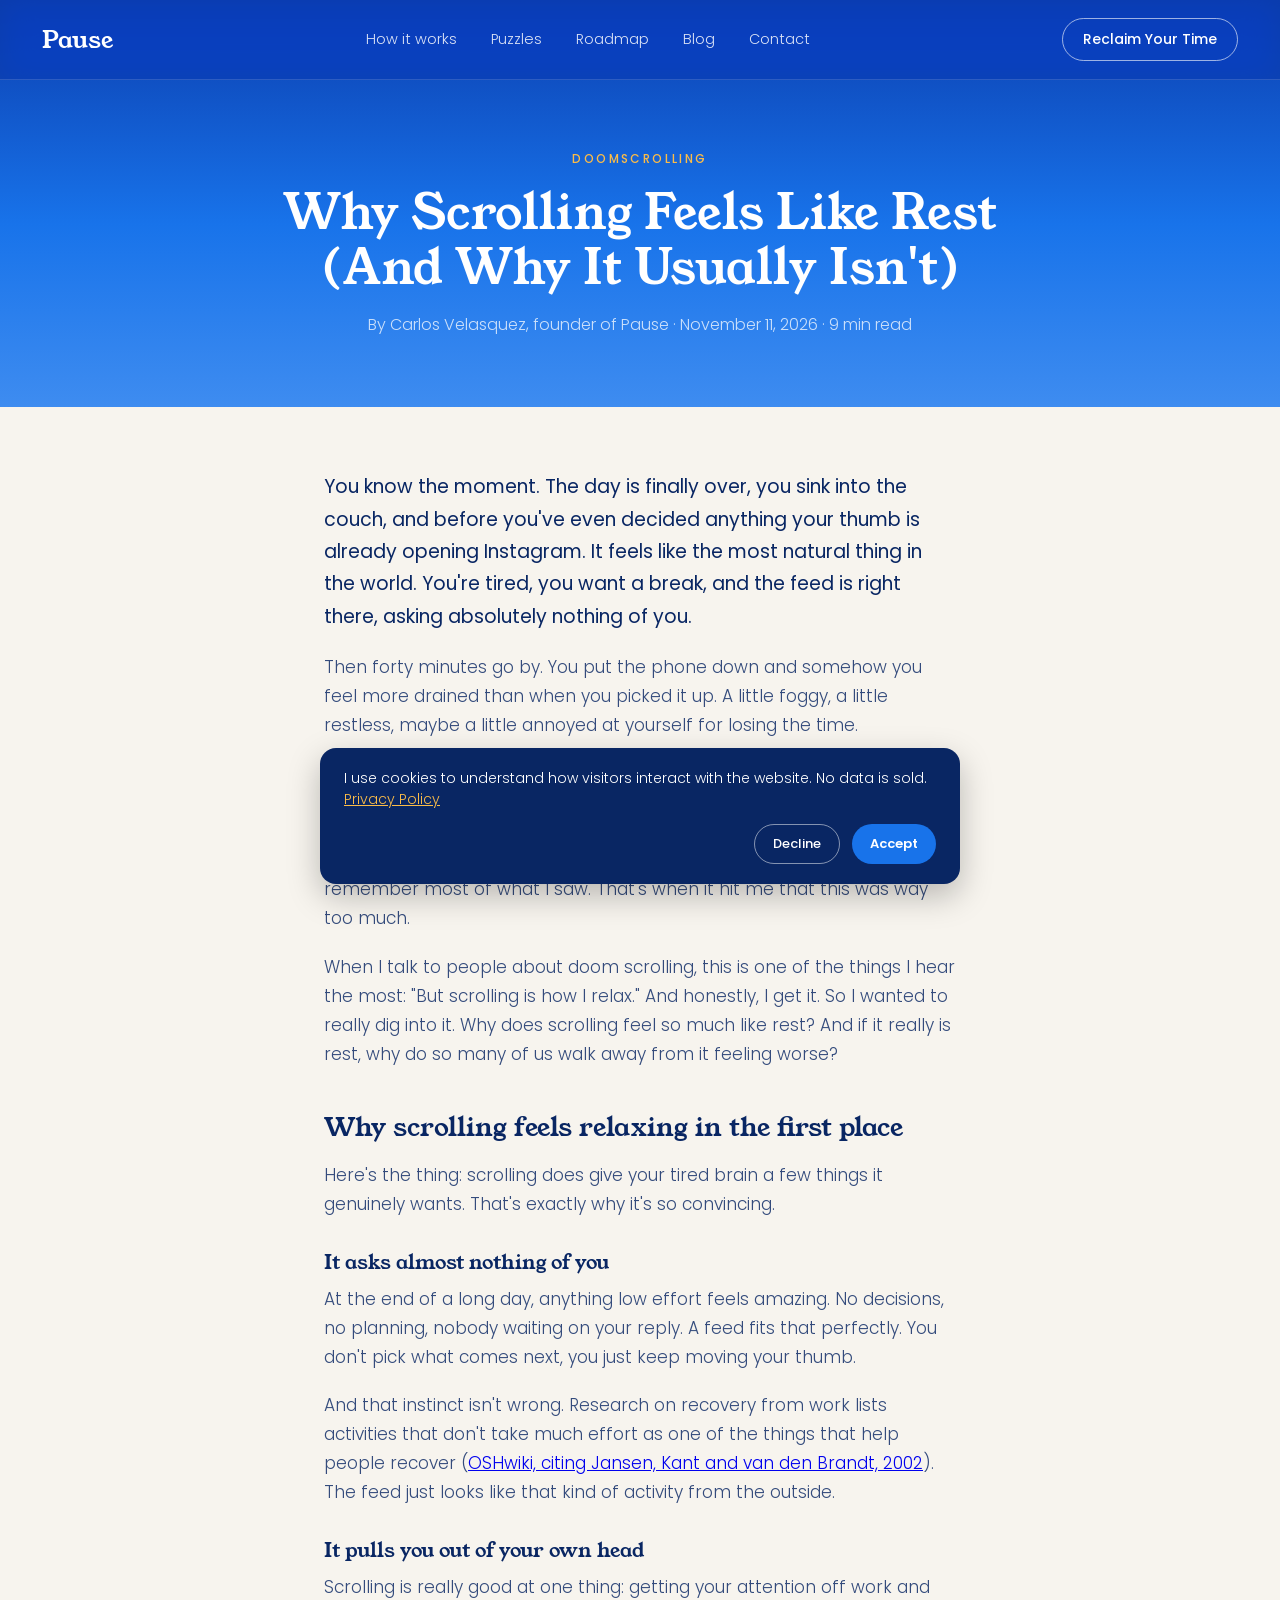
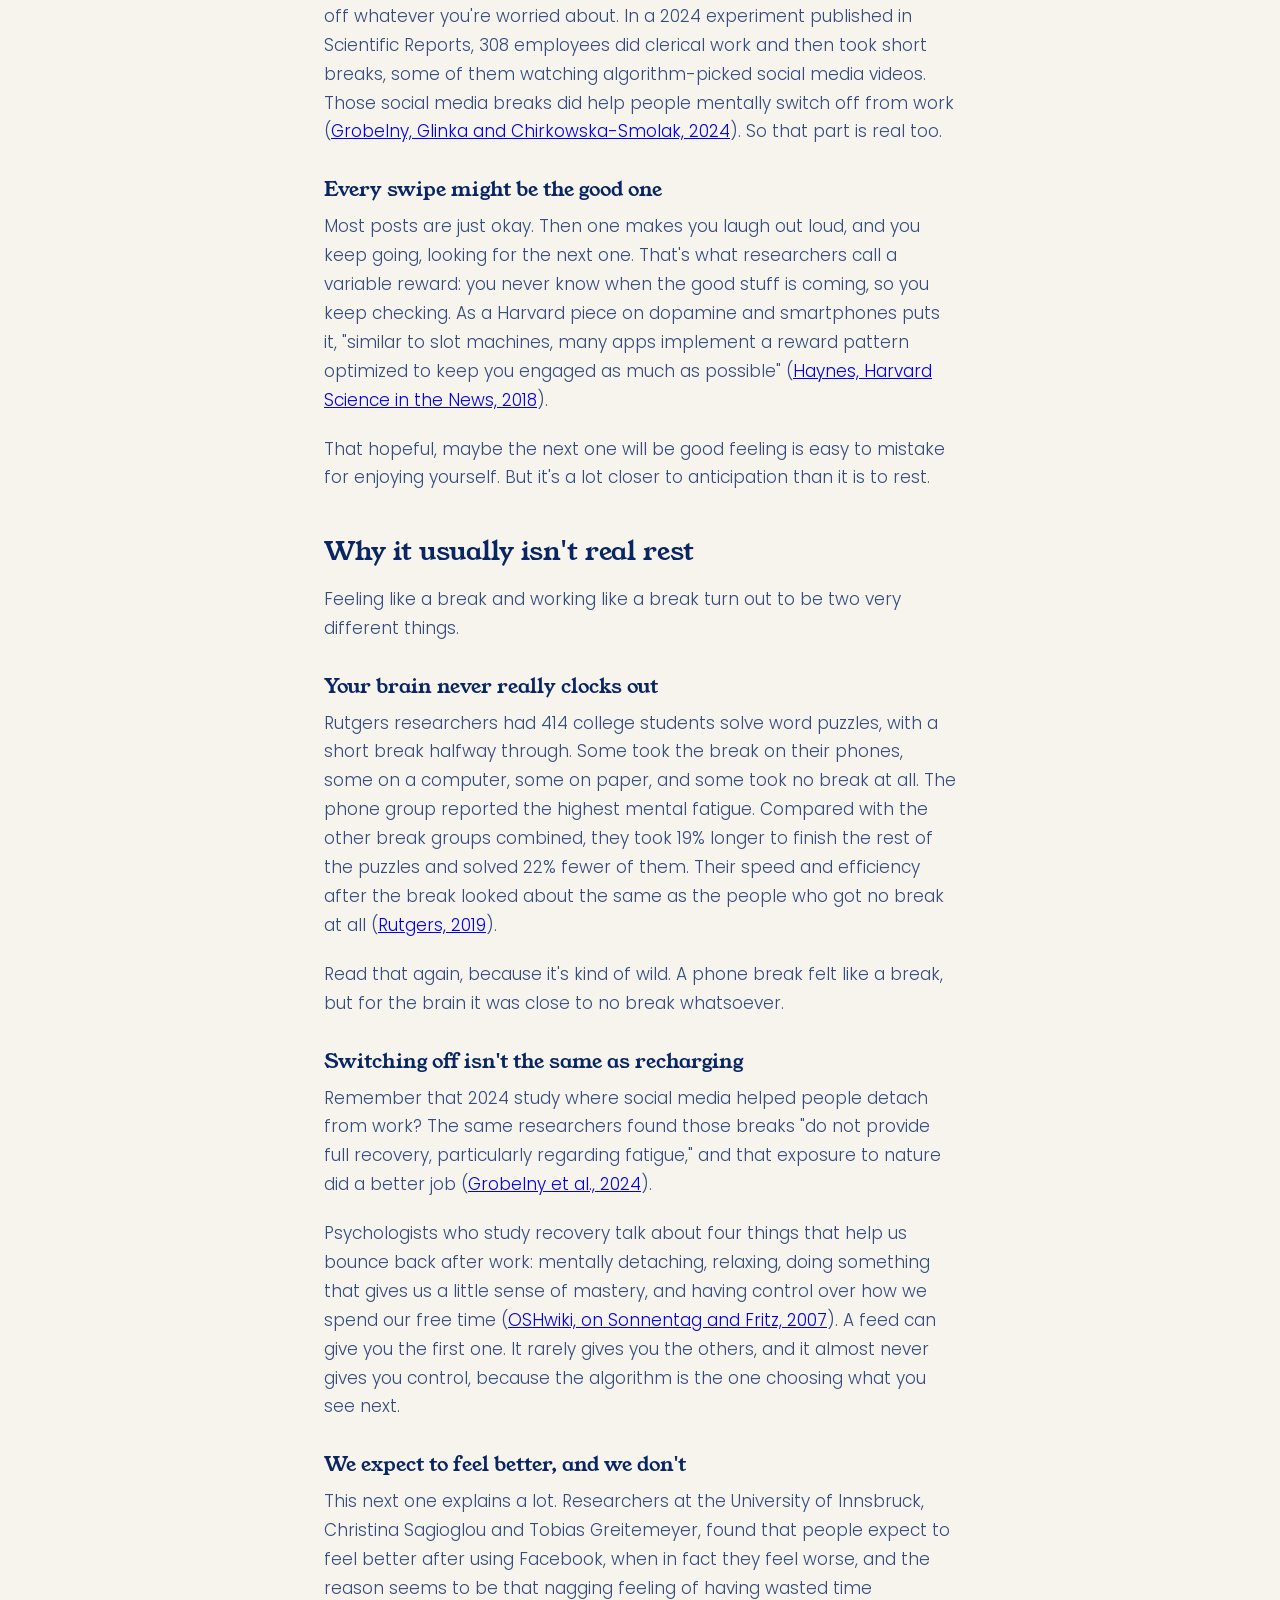
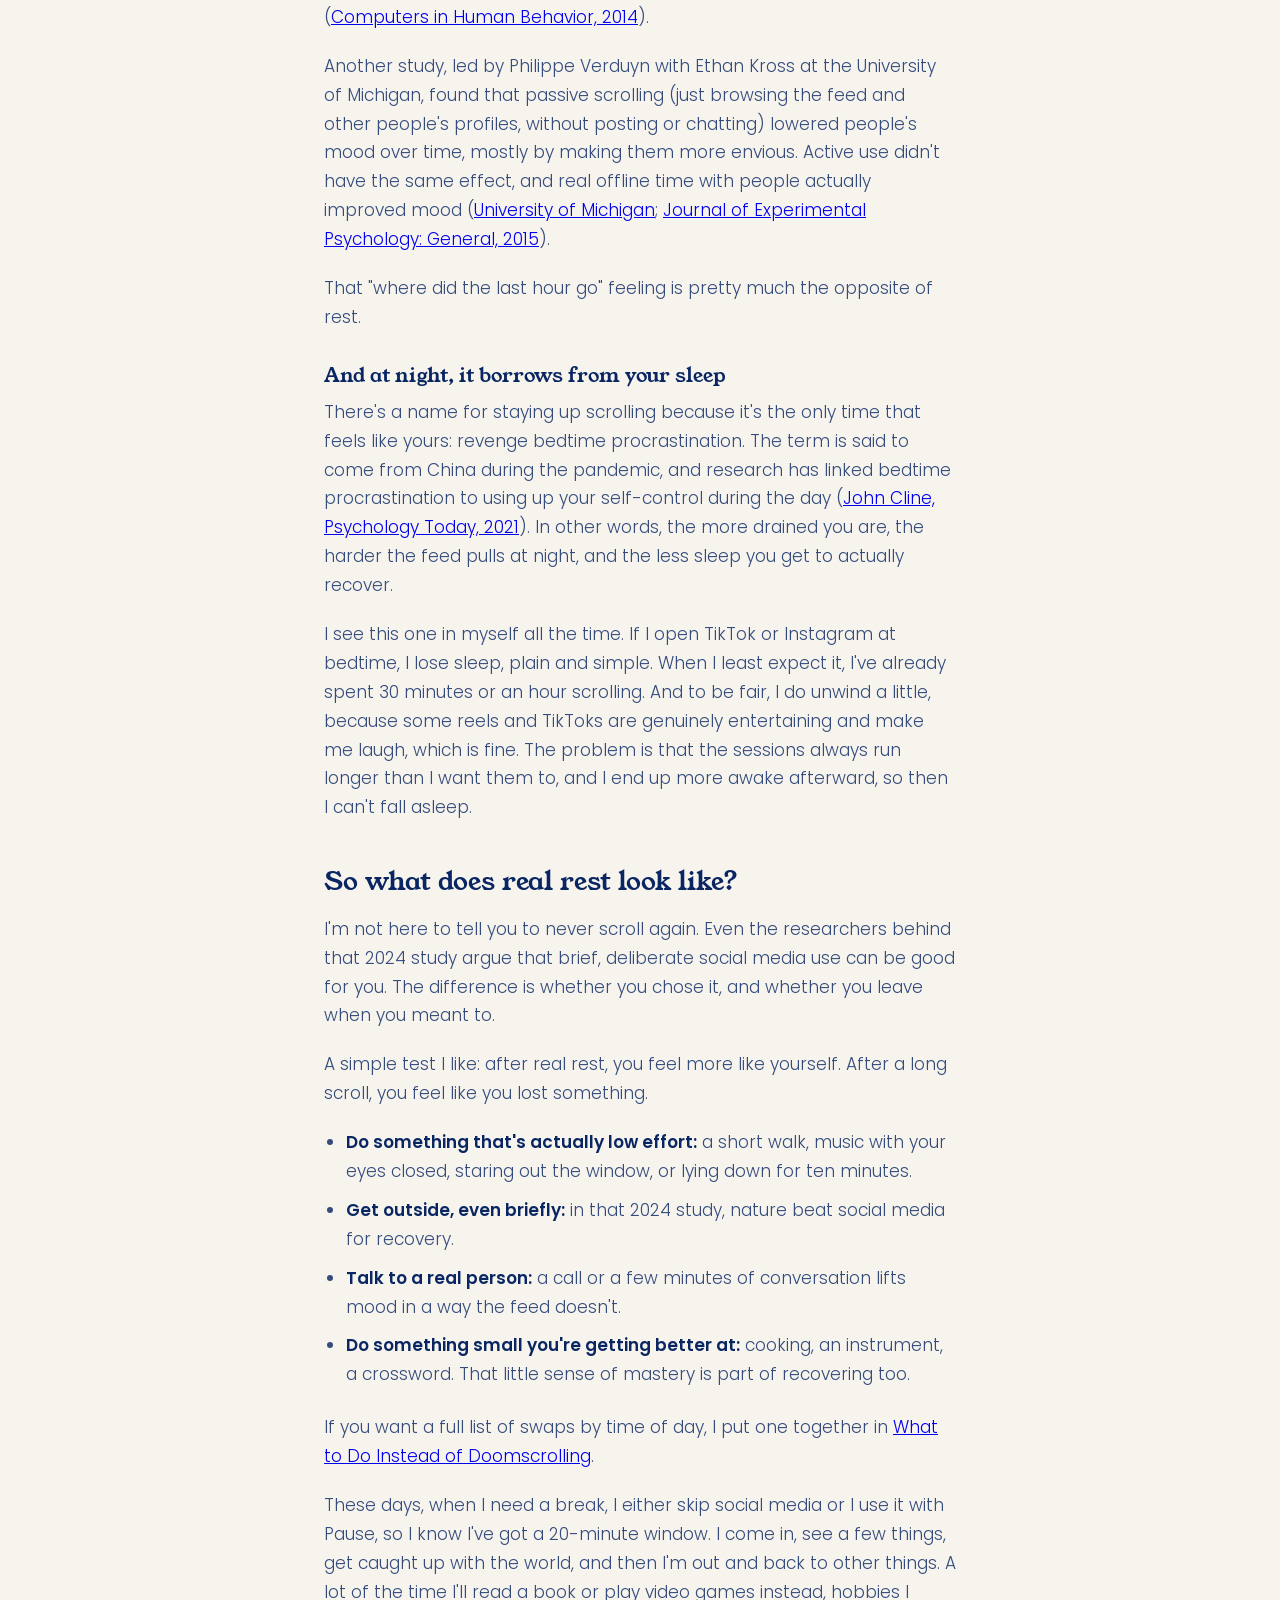
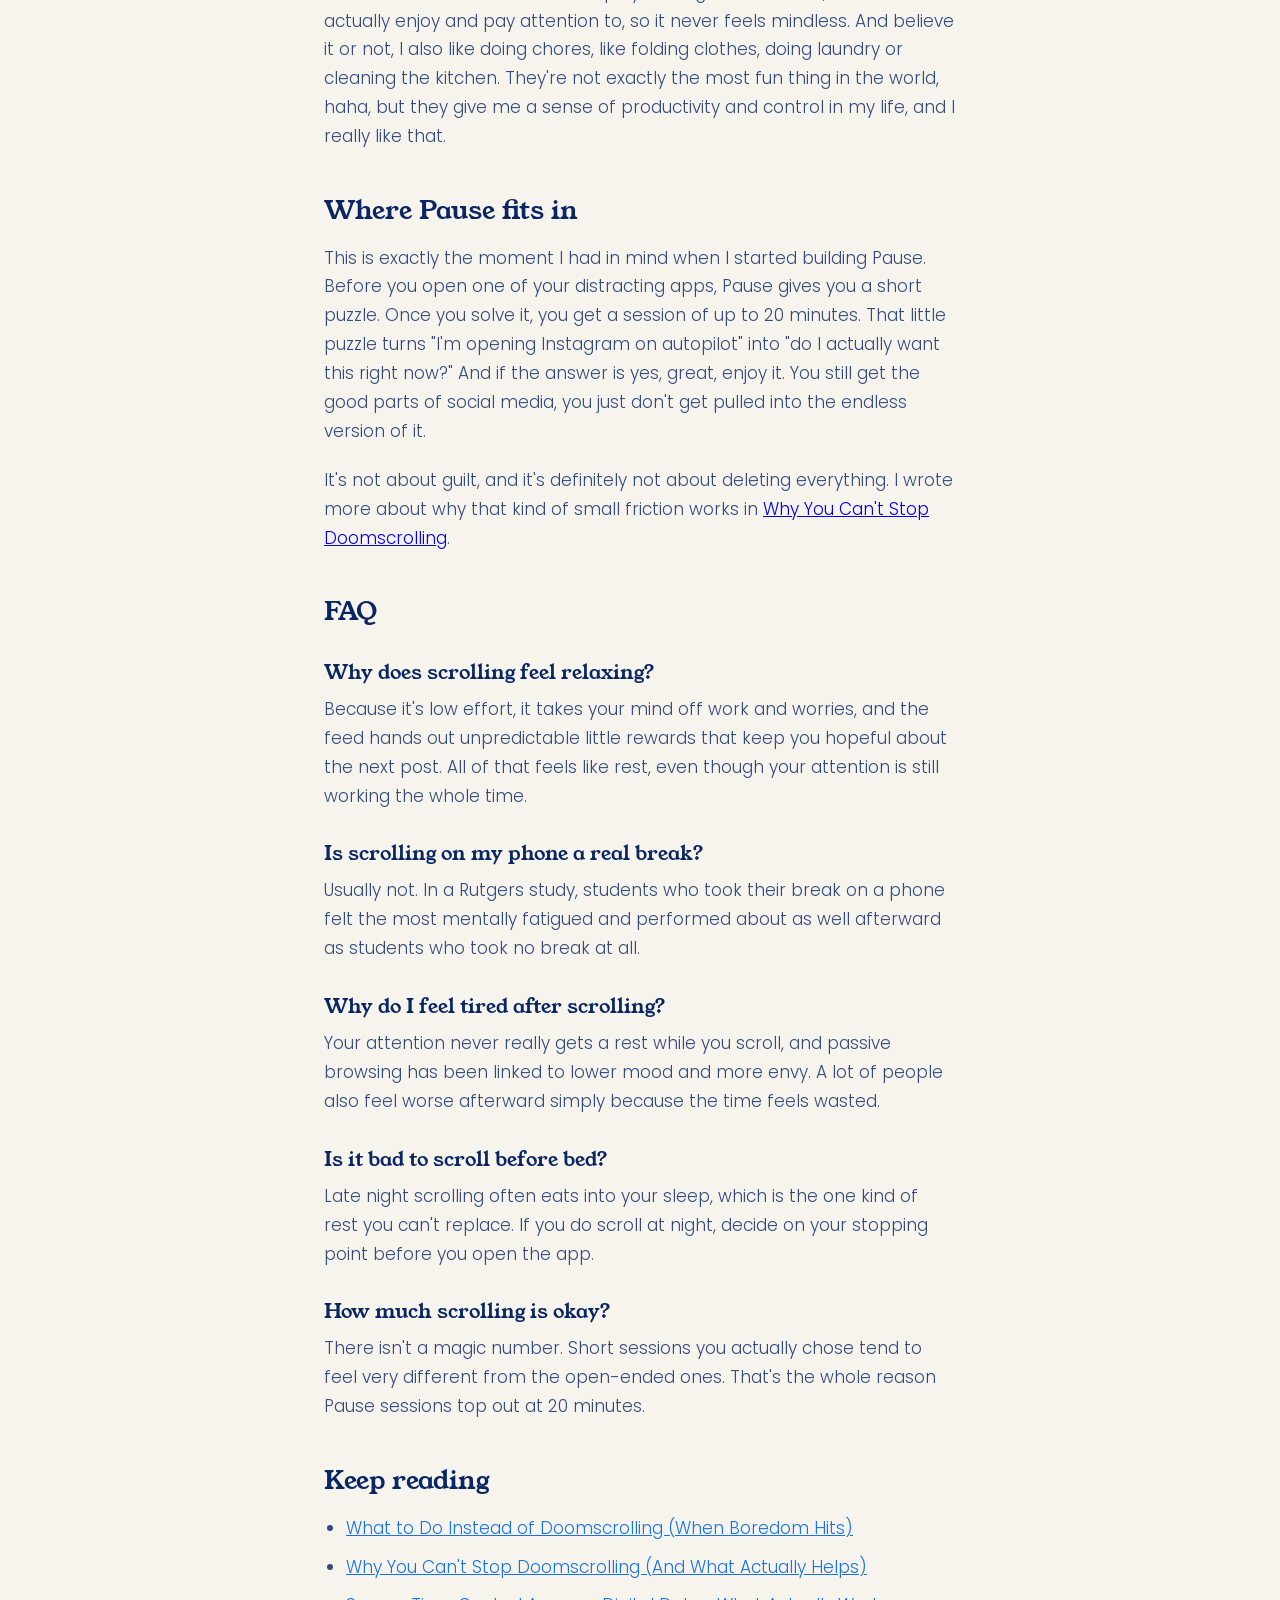
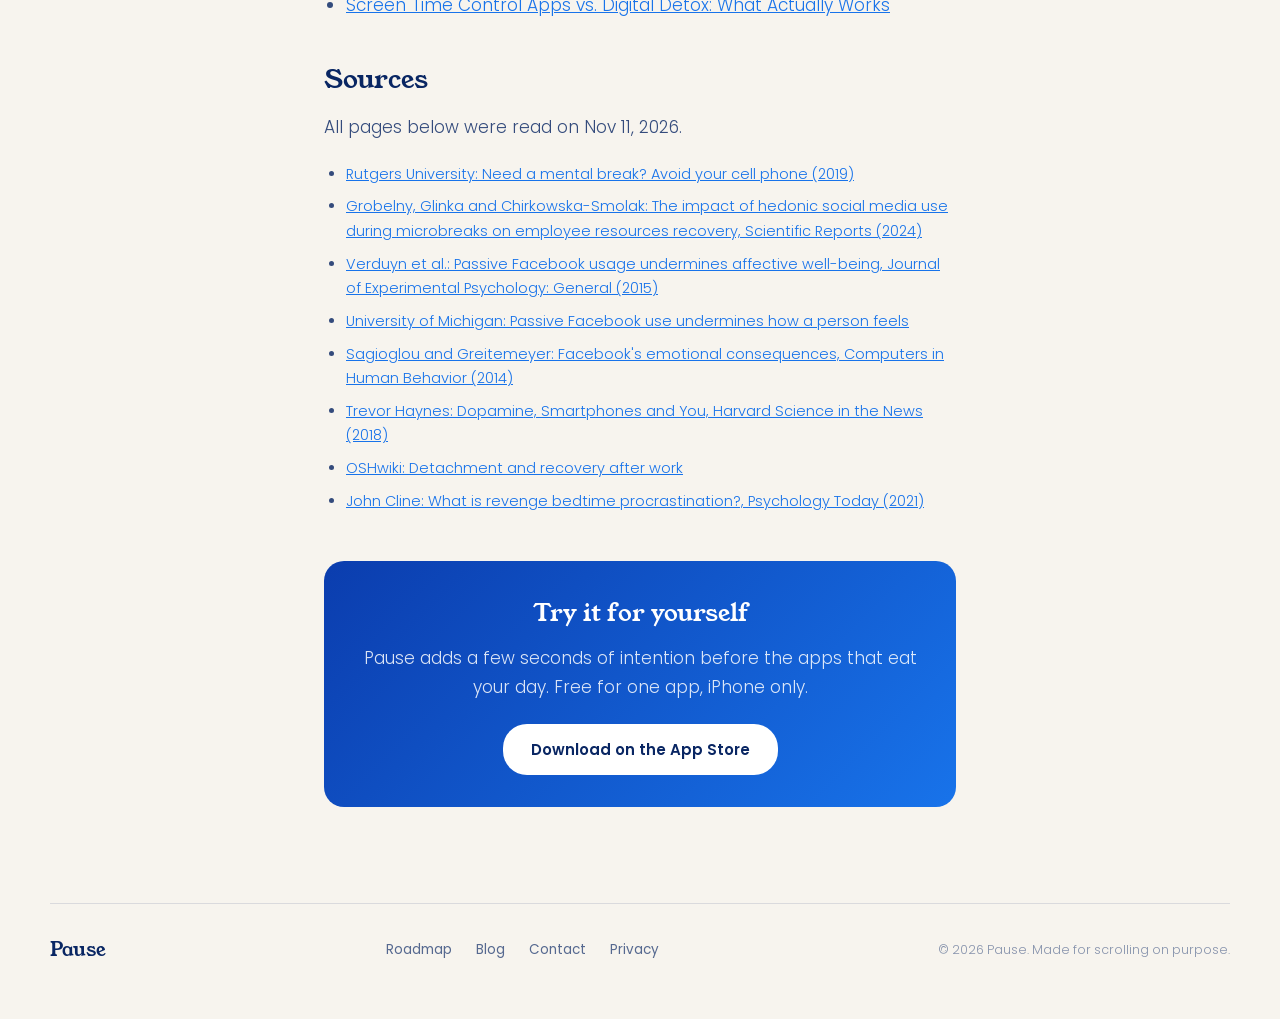
<file: blog/why-scrolling-feels-like-rest.html>
<!doctype html>
<html lang="en">
<head>
<meta charset="utf-8">
<meta name="viewport" content="width=device-width, initial-scale=1">
<script>
  window.dataLayer = window.dataLayer || [];
  function gtag(){dataLayer.push(arguments);}

  // Gated behind cookie consent (see banner near end of <body>) — nothing
  // below runs until the visitor clicks "Accept".
  function pauseLoadAnalytics(){
    var ga = document.createElement('script');
    ga.async = true;
    ga.src = 'https://www.googletagmanager.com/gtag/js?id=G-41BC9Q0BG0';
    document.head.appendChild(ga);
    gtag('js', new Date());
    gtag('config', 'G-41BC9Q0BG0');

    !function(t,e){var o,n,p,r;e.__SV||(window.posthog=e,e._i=[],e.init=function(i,s,a){function g(t,e){var o=e.split(".");2==o.length&&(t=t[o[0]],e=o[1]),t[e]=function(){t.uid=t.uid||[],t.uid.push([e].concat(Array.prototype.slice.call(arguments,0)))}}(p=t.createElement("script")).type="text/javascript",p.crossOrigin="anonymous",p.async=!0,p.src=s.api_host.replace(".i.posthog.com","-assets.i.posthog.com")+"/static/array.js",(r=t.getElementsByTagName("script")[0]).parentNode.insertBefore(p,r);var u=e;for(void 0!==a?u=e[a]=[]:a="posthog",u.people=u.people||[],u.toString=function(t){var e="posthog";return"posthog"!==a&&(e+="."+a),t||(e+=" (stub)"),e},u.people.toString=function(){return u.toString(1)+".people (stub)"},o="init capture register register_once register_for_session unregister unregister_for_session getFeatureFlag getFeatureFlagPayload isFeatureEnabled reloadFeatureFlags updateEarlyAccessFeatureEnrollment getEarlyAccessFeatures on onFeatureFlags onSurveysLoaded onSessionId getSurveys getActiveMatchingSurveys renderSurvey canRenderSurvey getNextSurveyStep identify setPersonProperties group resetGroups setPersonPropertiesForFlags resetPersonPropertiesForFlags setGroupPropertiesForFlags resetGroupPropertiesForFlags reset get_distinct_id getGroups get_session_id get_session_replay_url alias set_config startSessionRecording stopSessionRecording sessionRecordingStarted captureException loadToolbar get_property getSessionProperty createPersonProfile opt_in_capturing opt_out_capturing has_opted_in_capturing has_opted_out_capturing clear_opt_in_out_capturing debug".split(" "),n=0;n<o.length;n++)g(u,o[n]);e._i.push([i,s,a])},e.__SV=1)}(document,window.posthog||[]);
    posthog.init('phc_tPxxYTZecbw68N8ZTjLtTDJawHavVP7KWQDt2kSNSm7E', {
      api_host: 'https://us.i.posthog.com',
      person_profiles: 'always'
    });
    document.addEventListener('DOMContentLoaded', function () {
      document.querySelectorAll('a[href*="apps.apple.com"]').forEach(function (link) {
        link.addEventListener('click', function () {
          posthog.capture('app_store_link_clicked', { link_location: link.className || 'unknown' });
        });
      });
    });
  }

  if (localStorage.getItem('pause_analytics_consent') === 'granted') {
    pauseLoadAnalytics();
  }
</script>
<title>Why Scrolling Feels Like Rest (And Why It Usually Isn't) — Pause</title>
<meta name="description" content="Scrolling feels like a break, but research says it rarely recharges you. Here's why your brain reads the feed as rest, and what actually helps you recover.">
<meta property="og:title" content="Why Scrolling Feels Like Rest (And Why It Usually Isn't)">
<meta property="og:description" content="Scrolling feels like a break, but research says it rarely recharges you. Here's why your brain reads the feed as rest, and what actually helps you recover.">
<meta property="og:image" content="https://try-pause.com/assets/og-thumbnail.png">
<meta property="og:url" content="https://try-pause.com/blog/why-scrolling-feels-like-rest.html">
<meta property="og:type" content="article">
<meta name="twitter:card" content="summary_large_image">
<meta name="twitter:title" content="Why Scrolling Feels Like Rest (And Why It Usually Isn't)">
<meta name="twitter:description" content="Scrolling feels like a break, but research says it rarely recharges you. Here's why your brain reads the feed as rest, and what actually helps you recover.">
<meta name="twitter:image" content="https://try-pause.com/assets/og-thumbnail.png">
<link rel="preconnect" href="https://fonts.googleapis.com">
<link rel="preconnect" href="https://fonts.gstatic.com" crossorigin>
<link href="https://fonts.googleapis.com/css2?family=Poppins:wght@300;400;500;600;700&family=Young+Serif&display=swap" rel="stylesheet">
<style>
  :root{--navy:#092663;--blue:#1873EA;--amber:#FBBC48;--cream:#F7F4EE}
  *{box-sizing:border-box;margin:0;padding:0}
  html,body{background:var(--cream);color:var(--navy);font-family:'Poppins',system-ui,sans-serif;-webkit-font-smoothing:antialiased}

  nav{
    position:fixed;top:0;left:0;right:0;z-index:50;
    display:flex;align-items:center;justify-content:space-between;
    padding:18px 42px;color:#fff;
    background:rgba(13,60,168,.72);
    backdrop-filter:saturate(150%) blur(16px);
    -webkit-backdrop-filter:saturate(150%) blur(16px);
    border-bottom:1px solid rgba(255,255,255,.14);
  }
  .wordmark{font-family:'Young Serif',serif;font-size:24px;color:#fff;text-decoration:none}
  .navlinks{display:flex;gap:34px;font-weight:300;font-size:14.5px}
  .navlinks a{color:rgba(255,255,255,.85);text-decoration:none}
  .navlinks a:hover{color:#fff}
  .navcta{
    font-weight:500;font-size:14px;padding:10px 20px;border-radius:22px;
    border:1px solid rgba(255,255,255,.6);color:#fff;text-decoration:none;
  }
  @media (max-width:820px){ .navlinks{display:none} nav{padding:14px 20px} }

  .hero{
    padding:150px 24px 70px;text-align:center;
    background:linear-gradient(180deg,#0B3DAE 0%,#1873EA 55%,#3E8CF0 100%);
    color:#fff;
  }
  .eyebrow{
    font-size:12px;font-weight:500;letter-spacing:2.4px;text-transform:uppercase;
    color:var(--amber);margin-bottom:18px;
  }
  h1{font-family:'Young Serif',serif;font-weight:400;font-size:clamp(32px,5vw,48px);margin-bottom:16px;line-height:1.15;max-width:760px;margin-left:auto;margin-right:auto}
  .hero p{font-weight:300;font-size:16px;color:rgba(255,255,255,.75)}

  article{max-width:680px;margin:0 auto;padding:64px 24px 40px;font-size:17px;line-height:1.7;font-weight:300}
  article h2{font-family:'Young Serif',serif;font-weight:400;font-size:26px;margin:44px 0 16px;line-height:1.25;color:var(--navy)}
  article p{margin-bottom:20px;color:rgba(9,38,99,.82)}
  article ul{margin:0 0 24px 22px}
  article li{margin-bottom:10px;color:rgba(9,38,99,.82)}
  article li a{color:var(--blue)}
  article strong{font-weight:600;color:var(--navy)}
  article .lede{font-size:19px;font-weight:400;color:var(--navy)}
  article blockquote{
    margin:32px 0;padding:4px 0 4px 22px;border-left:3px solid var(--amber);
    font-family:'Young Serif',serif;font-size:21px;font-weight:400;line-height:1.4;color:var(--navy);
  }
  .cta-box{
    margin:48px 0 8px;padding:32px;border-radius:20px;text-align:center;
    background:linear-gradient(135deg,#0B3DAE,#1873EA);color:#fff;
  }
  .cta-box h3{font-family:'Young Serif',serif;font-weight:400;font-size:24px;margin-bottom:10px}
  .cta-box p{color:rgba(255,255,255,.85);font-weight:300;margin-bottom:22px}
  .cta-box a{
    display:inline-block;background:#fff;color:var(--navy);text-decoration:none;
    font-weight:600;font-size:15px;padding:13px 28px;border-radius:24px;
  }

  footer{padding:48px 24px 56px}
  .footer-inner{
    max-width:1180px;margin:0 auto;padding-top:32px;
    border-top:1px solid rgba(9,38,99,.12);
    display:flex;align-items:center;justify-content:space-between;flex-wrap:wrap;gap:16px;
  }
  .footer-mark{font-family:'Young Serif',serif;font-size:19px}
  .footer-links{display:flex;gap:24px;flex-wrap:wrap}
  .footer-links a{color:rgba(9,38,99,.68);text-decoration:none;font-weight:400;font-size:13.5px}
  .footer-links a:hover{color:var(--navy)}
  .footer-copy{color:rgba(9,38,99,.48);font-weight:300;font-size:12.5px}
  article > h3{font-family:'Young Serif',serif;font-weight:400;font-size:20px;margin:30px 0 10px;line-height:1.3;color:var(--navy)}
  article ul.sources li{font-size:14.5px;margin-bottom:8px}
</style>
<link rel="canonical" href="https://try-pause.com/blog/why-scrolling-feels-like-rest.html">
<script type="application/ld+json">
{
 "@context": "https://schema.org",
 "@type": "BlogPosting",
 "headline": "Why Scrolling Feels Like Rest (And Why It Usually Isn't)",
 "description": "Scrolling feels like a break, but research says it rarely recharges you. Here's why your brain reads the feed as rest, and what actually helps you recover.",
 "datePublished": "2026-11-11",
 "dateModified": "2026-11-11",
 "author": {
  "@type": "Person",
  "name": "Carlos Velasquez",
  "jobTitle": "Founder of Pause",
  "url": "https://try-pause.com/"
 },
 "publisher": {
  "@type": "Organization",
  "@id": "https://try-pause.com/#org",
  "name": "Pause",
  "url": "https://try-pause.com/",
  "logo": "https://try-pause.com/assets/og-thumbnail.png",
  "founder": {
   "@type": "Person",
   "name": "Carlos Velasquez"
  }
 },
 "mainEntityOfPage": "https://try-pause.com/blog/why-scrolling-feels-like-rest.html",
 "image": "https://try-pause.com/assets/og-thumbnail.png"
}
</script>
<script type="application/ld+json">
{
 "@context": "https://schema.org",
 "@type": "FAQPage",
 "mainEntity": [
  {
   "@type": "Question",
   "name": "Why does scrolling feel relaxing?",
   "acceptedAnswer": {
    "@type": "Answer",
    "text": "Because it's low effort, it takes your mind off work and worries, and the feed hands out unpredictable little rewards that keep you hopeful about the next post. All of that feels like rest, even though your attention is still working the whole time."
   }
  },
  {
   "@type": "Question",
   "name": "Is scrolling on my phone a real break?",
   "acceptedAnswer": {
    "@type": "Answer",
    "text": "Usually not. In a Rutgers study, students who took their break on a phone felt the most mentally fatigued and performed about as well afterward as students who took no break at all."
   }
  },
  {
   "@type": "Question",
   "name": "Why do I feel tired after scrolling?",
   "acceptedAnswer": {
    "@type": "Answer",
    "text": "Your attention never really gets a rest while you scroll, and passive browsing has been linked to lower mood and more envy. A lot of people also feel worse afterward simply because the time feels wasted."
   }
  },
  {
   "@type": "Question",
   "name": "Is it bad to scroll before bed?",
   "acceptedAnswer": {
    "@type": "Answer",
    "text": "Late night scrolling often eats into your sleep, which is the one kind of rest you can't replace. If you do scroll at night, decide on your stopping point before you open the app."
   }
  },
  {
   "@type": "Question",
   "name": "How much scrolling is okay?",
   "acceptedAnswer": {
    "@type": "Answer",
    "text": "There isn't a magic number. Short sessions you actually chose tend to feel very different from the open-ended ones. That's the whole reason Pause sessions top out at 20 minutes."
   }
  }
 ]
}
</script>
<link rel="stylesheet" href="/assets/seasonal.css?v=7">
<script src="/assets/seasonal.js?v=7"></script>
<script src="/assets/nav.js?v=1" defer></script>
</head>
<body>

<nav>
  <a href="/" class="wordmark">Pause</a>
  <div class="navlinks">
    <a href="/#how-it-works">How it works</a>
    <a href="/#puzzles">Puzzles</a>
    <a href="../roadmap.html">Roadmap</a>
    <a href="/blog/">Blog</a>
    <a href="../contact.html">Contact</a>
  </div>
  <a href="https://apps.apple.com/us/app/pause-mindful-scrolling/id6781665628" class="navcta">Reclaim Your Time</a>
</nav>

<section class="hero">
  <div class="eyebrow">Doomscrolling</div>
  <h1>Why Scrolling Feels Like Rest (And Why It Usually Isn't)</h1>
  <p>By Carlos Velasquez, founder of Pause · November 11, 2026 · 9 min read</p>
</section>

<article>
  <p class="lede">You know the moment. The day is finally over, you sink into the couch, and before you've even decided anything your thumb is already opening Instagram. It feels like the most natural thing in the world. You're tired, you want a break, and the feed is right there, asking absolutely nothing of you.</p>

  <p>Then forty minutes go by. You put the phone down and somehow you feel more drained than when you picked it up. A little foggy, a little restless, maybe a little annoyed at yourself for losing the time.</p>

  <p>For me, the wake-up call wasn't one bad night. It was realizing I was spending about 9 hours a day on Instagram and not really doing much of anything else. I wasn't producing anything, I was just consuming, scrolling mindlessly. I wasn't even paying attention, and honestly, I couldn't remember most of what I saw. That's when it hit me that this was way too much.</p>

  <p>When I talk to people about doom scrolling, this is one of the things I hear the most: "But scrolling is how I relax." And honestly, I get it. So I wanted to really dig into it. Why does scrolling feel so much like rest? And if it really is rest, why do so many of us walk away from it feeling worse?</p>

  <h2>Why scrolling feels relaxing in the first place</h2>
  <p>Here's the thing: scrolling does give your tired brain a few things it genuinely wants. That's exactly why it's so convincing.</p>

  <h3>It asks almost nothing of you</h3>
  <p>At the end of a long day, anything low effort feels amazing. No decisions, no planning, nobody waiting on your reply. A feed fits that perfectly. You don't pick what comes next, you just keep moving your thumb.</p>

  <p>And that instinct isn't wrong. Research on recovery from work lists activities that don't take much effort as one of the things that help people recover (<a href="https://oshwiki.osha.europa.eu/da/themes/detachment-and-recovery-after-work-overview">OSHwiki, citing Jansen, Kant and van den Brandt, 2002</a>). The feed just looks like that kind of activity from the outside.</p>

  <h3>It pulls you out of your own head</h3>
  <p>Scrolling is really good at one thing: getting your attention off work and off whatever you're worried about. In a 2024 experiment published in Scientific Reports, 308 employees did clerical work and then took short breaks, some of them watching algorithm-picked social media videos. Those social media breaks did help people mentally switch off from work (<a href="https://doaj.org/article/17a7baea7ef44661862cd7a8cab3309c">Grobelny, Glinka and Chirkowska-Smolak, 2024</a>). So that part is real too.</p>

  <h3>Every swipe might be the good one</h3>
  <p>Most posts are just okay. Then one makes you laugh out loud, and you keep going, looking for the next one. That's what researchers call a variable reward: you never know when the good stuff is coming, so you keep checking. As a Harvard piece on dopamine and smartphones puts it, "similar to slot machines, many apps implement a reward pattern optimized to keep you engaged as much as possible" (<a href="https://sites.harvard.edu/sitn/2018/05/01/dopamine-smartphones-battle-time">Haynes, Harvard Science in the News, 2018</a>).</p>

  <p>That hopeful, maybe the next one will be good feeling is easy to mistake for enjoying yourself. But it's a lot closer to anticipation than it is to rest.</p>

  <h2>Why it usually isn't real rest</h2>
  <p>Feeling like a break and working like a break turn out to be two very different things.</p>

  <h3>Your brain never really clocks out</h3>
  <p>Rutgers researchers had 414 college students solve word puzzles, with a short break halfway through. Some took the break on their phones, some on a computer, some on paper, and some took no break at all. The phone group reported the highest mental fatigue. Compared with the other break groups combined, they took 19% longer to finish the rest of the puzzles and solved 22% fewer of them. Their speed and efficiency after the break looked about the same as the people who got no break at all (<a href="https://www.rutgers.edu/news/need-mental-break-avoid-your-cell-phone-rutgers-researchers-say">Rutgers, 2019</a>).</p>

  <p>Read that again, because it's kind of wild. A phone break felt like a break, but for the brain it was close to no break whatsoever.</p>

  <h3>Switching off isn't the same as recharging</h3>
  <p>Remember that 2024 study where social media helped people detach from work? The same researchers found those breaks "do not provide full recovery, particularly regarding fatigue," and that exposure to nature did a better job (<a href="https://doaj.org/article/17a7baea7ef44661862cd7a8cab3309c">Grobelny et al., 2024</a>).</p>

  <p>Psychologists who study recovery talk about four things that help us bounce back after work: mentally detaching, relaxing, doing something that gives us a little sense of mastery, and having control over how we spend our free time (<a href="https://oshwiki.osha.europa.eu/da/themes/detachment-and-recovery-after-work-overview">OSHwiki, on Sonnentag and Fritz, 2007</a>). A feed can give you the first one. It rarely gives you the others, and it almost never gives you control, because the algorithm is the one choosing what you see next.</p>

  <h3>We expect to feel better, and we don't</h3>
  <p>This next one explains a lot. Researchers at the University of Innsbruck, Christina Sagioglou and Tobias Greitemeyer, found that people expect to feel better after using Facebook, when in fact they feel worse, and the reason seems to be that nagging feeling of having wasted time (<a href="https://www.sciencedirect.com/science/article/abs/pii/S0747563214001241">Computers in Human Behavior, 2014</a>).</p>

  <p>Another study, led by Philippe Verduyn with Ethan Kross at the University of Michigan, found that passive scrolling (just browsing the feed and other people's profiles, without posting or chatting) lowered people's mood over time, mostly by making them more envious. Active use didn't have the same effect, and real offline time with people actually improved mood (<a href="https://news.umich.edu/passive-facebook-use-undermines-how-a-person-feels">University of Michigan</a>; <a href="https://pubmed.ncbi.nlm.nih.gov/25706656/">Journal of Experimental Psychology: General, 2015</a>).</p>

  <p>That "where did the last hour go" feeling is pretty much the opposite of rest.</p>

  <h3>And at night, it borrows from your sleep</h3>
  <p>There's a name for staying up scrolling because it's the only time that feels like yours: revenge bedtime procrastination. The term is said to come from China during the pandemic, and research has linked bedtime procrastination to using up your self-control during the day (<a href="https://www.psychologytoday.com/nz/blog/sleepless-in-america/202106/what-is-revenge-bedtime-procrastination">John Cline, Psychology Today, 2021</a>). In other words, the more drained you are, the harder the feed pulls at night, and the less sleep you get to actually recover.</p>

  <p>I see this one in myself all the time. If I open TikTok or Instagram at bedtime, I lose sleep, plain and simple. When I least expect it, I've already spent 30 minutes or an hour scrolling. And to be fair, I do unwind a little, because some reels and TikToks are genuinely entertaining and make me laugh, which is fine. The problem is that the sessions always run longer than I want them to, and I end up more awake afterward, so then I can't fall asleep.</p>

  <h2>So what does real rest look like?</h2>
  <p>I'm not here to tell you to never scroll again. Even the researchers behind that 2024 study argue that brief, deliberate social media use can be good for you. The difference is whether you chose it, and whether you leave when you meant to.</p>

  <p>A simple test I like: after real rest, you feel more like yourself. After a long scroll, you feel like you lost something.</p>

  <ul>
    <li><strong>Do something that's actually low effort:</strong> a short walk, music with your eyes closed, staring out the window, or lying down for ten minutes.</li>
    <li><strong>Get outside, even briefly:</strong> in that 2024 study, nature beat social media for recovery.</li>
    <li><strong>Talk to a real person:</strong> a call or a few minutes of conversation lifts mood in a way the feed doesn't.</li>
    <li><strong>Do something small you're getting better at:</strong> cooking, an instrument, a crossword. That little sense of mastery is part of recovering too.</li>
  </ul>

  <p>If you want a full list of swaps by time of day, I put one together in <a href="/blog/what-to-do-instead-of-doomscrolling.html">What to Do Instead of Doomscrolling</a>.</p>

  <p>These days, when I need a break, I either skip social media or I use it with Pause, so I know I've got a 20-minute window. I come in, see a few things, get caught up with the world, and then I'm out and back to other things. A lot of the time I'll read a book or play video games instead, hobbies I actually enjoy and pay attention to, so it never feels mindless. And believe it or not, I also like doing chores, like folding clothes, doing laundry or cleaning the kitchen. They're not exactly the most fun thing in the world, haha, but they give me a sense of productivity and control in my life, and I really like that.</p>

  <h2>Where Pause fits in</h2>
  <p>This is exactly the moment I had in mind when I started building Pause. Before you open one of your distracting apps, Pause gives you a short puzzle. Once you solve it, you get a session of up to 20 minutes. That little puzzle turns "I'm opening Instagram on autopilot" into "do I actually want this right now?" And if the answer is yes, great, enjoy it. You still get the good parts of social media, you just don't get pulled into the endless version of it.</p>

  <p>It's not about guilt, and it's definitely not about deleting everything. I wrote more about why that kind of small friction works in <a href="/blog/why-you-cant-stop-doomscrolling.html">Why You Can't Stop Doomscrolling</a>.</p>

  <h2>FAQ</h2>

  <h3>Why does scrolling feel relaxing?</h3>
  <p>Because it's low effort, it takes your mind off work and worries, and the feed hands out unpredictable little rewards that keep you hopeful about the next post. All of that feels like rest, even though your attention is still working the whole time.</p>

  <h3>Is scrolling on my phone a real break?</h3>
  <p>Usually not. In a Rutgers study, students who took their break on a phone felt the most mentally fatigued and performed about as well afterward as students who took no break at all.</p>

  <h3>Why do I feel tired after scrolling?</h3>
  <p>Your attention never really gets a rest while you scroll, and passive browsing has been linked to lower mood and more envy. A lot of people also feel worse afterward simply because the time feels wasted.</p>

  <h3>Is it bad to scroll before bed?</h3>
  <p>Late night scrolling often eats into your sleep, which is the one kind of rest you can't replace. If you do scroll at night, decide on your stopping point before you open the app.</p>

  <h3>How much scrolling is okay?</h3>
  <p>There isn't a magic number. Short sessions you actually chose tend to feel very different from the open-ended ones. That's the whole reason Pause sessions top out at 20 minutes.</p>

  <h2>Keep reading</h2>
  <ul>
    <li><a href="/blog/what-to-do-instead-of-doomscrolling.html">What to Do Instead of Doomscrolling (When Boredom Hits)</a></li>
    <li><a href="/blog/why-you-cant-stop-doomscrolling.html">Why You Can't Stop Doomscrolling (And What Actually Helps)</a></li>
    <li><a href="/blog/screen-time-control-vs-digital-detox.html">Screen Time Control Apps vs. Digital Detox: What Actually Works</a></li>
  </ul>

  <h2>Sources</h2>
  <p>All pages below were read on Nov 11, 2026.</p>
  <ul class="sources">
    <li><a href="https://www.rutgers.edu/news/need-mental-break-avoid-your-cell-phone-rutgers-researchers-say">Rutgers University: Need a mental break? Avoid your cell phone (2019)</a></li>
    <li><a href="https://doaj.org/article/17a7baea7ef44661862cd7a8cab3309c">Grobelny, Glinka and Chirkowska-Smolak: The impact of hedonic social media use during microbreaks on employee resources recovery, Scientific Reports (2024)</a></li>
    <li><a href="https://pubmed.ncbi.nlm.nih.gov/25706656/">Verduyn et al.: Passive Facebook usage undermines affective well-being, Journal of Experimental Psychology: General (2015)</a></li>
    <li><a href="https://news.umich.edu/passive-facebook-use-undermines-how-a-person-feels">University of Michigan: Passive Facebook use undermines how a person feels</a></li>
    <li><a href="https://www.sciencedirect.com/science/article/abs/pii/S0747563214001241">Sagioglou and Greitemeyer: Facebook's emotional consequences, Computers in Human Behavior (2014)</a></li>
    <li><a href="https://sites.harvard.edu/sitn/2018/05/01/dopamine-smartphones-battle-time">Trevor Haynes: Dopamine, Smartphones and You, Harvard Science in the News (2018)</a></li>
    <li><a href="https://oshwiki.osha.europa.eu/da/themes/detachment-and-recovery-after-work-overview">OSHwiki: Detachment and recovery after work</a></li>
    <li><a href="https://www.psychologytoday.com/nz/blog/sleepless-in-america/202106/what-is-revenge-bedtime-procrastination">John Cline: What is revenge bedtime procrastination?, Psychology Today (2021)</a></li>
  </ul>
  <div class="cta-box">
    <h3>Try it for yourself</h3>
    <p>Pause adds a few seconds of intention before the apps that eat your day. Free for one app, iPhone only.</p>
    <a href="https://apps.apple.com/us/app/pause-mindful-scrolling/id6781665628">Download on the App Store</a>
  </div>
</article>

<footer>
  <div class="footer-inner">
    <div class="footer-mark">Pause</div>
    <div class="footer-links">
      <a href="../roadmap.html">Roadmap</a>
      <a href="/blog/">Blog</a>
      <a href="../contact.html">Contact</a>
      <a href="../privacy/">Privacy</a>
    </div>
    <div class="footer-copy">© 2026 Pause. Made for scrolling on purpose.</div>
  </div>
</footer>


<div id="pause-cookie-banner" style="display:none;position:fixed;left:16px;right:16px;bottom:16px;z-index:9999;max-width:640px;margin:0 auto;background:#092663;color:#fff;border-radius:16px;padding:20px 24px;box-shadow:0 12px 32px rgba(0,0,0,.25);font-family:'Poppins',system-ui,sans-serif;">
  <p style="margin:0 0 14px;font-size:14px;line-height:1.5;font-weight:300;">I use cookies to understand how visitors interact with the website. No data is sold. <a href="../privacy/" style="color:#FBBC48;text-decoration:underline;">Privacy Policy</a></p>
  <div style="display:flex;gap:12px;justify-content:flex-end;">
    <button id="pause-cookie-decline" style="background:transparent;border:1px solid rgba(255,255,255,.5);color:#fff;padding:9px 18px;border-radius:20px;font-size:13px;font-weight:500;cursor:pointer;font-family:inherit;">Decline</button>
    <button id="pause-cookie-accept" style="background:#1873EA;border:none;color:#fff;padding:9px 18px;border-radius:20px;font-size:13px;font-weight:600;cursor:pointer;font-family:inherit;">Accept</button>
  </div>
</div>
<script>
(function () {
  var KEY = 'pause_analytics_consent';
  if (localStorage.getItem(KEY)) return; // already decided on a prior visit
  var banner = document.getElementById('pause-cookie-banner');
  banner.style.display = 'block';
  document.getElementById('pause-cookie-accept').onclick = function () {
    localStorage.setItem(KEY, 'granted');
    banner.style.display = 'none';
    if (typeof pauseLoadAnalytics === 'function') pauseLoadAnalytics();
  };
  document.getElementById('pause-cookie-decline').onclick = function () {
    localStorage.setItem(KEY, 'denied');
    banner.style.display = 'none';
  };
})();
</script>
</body>
</html>
</file>
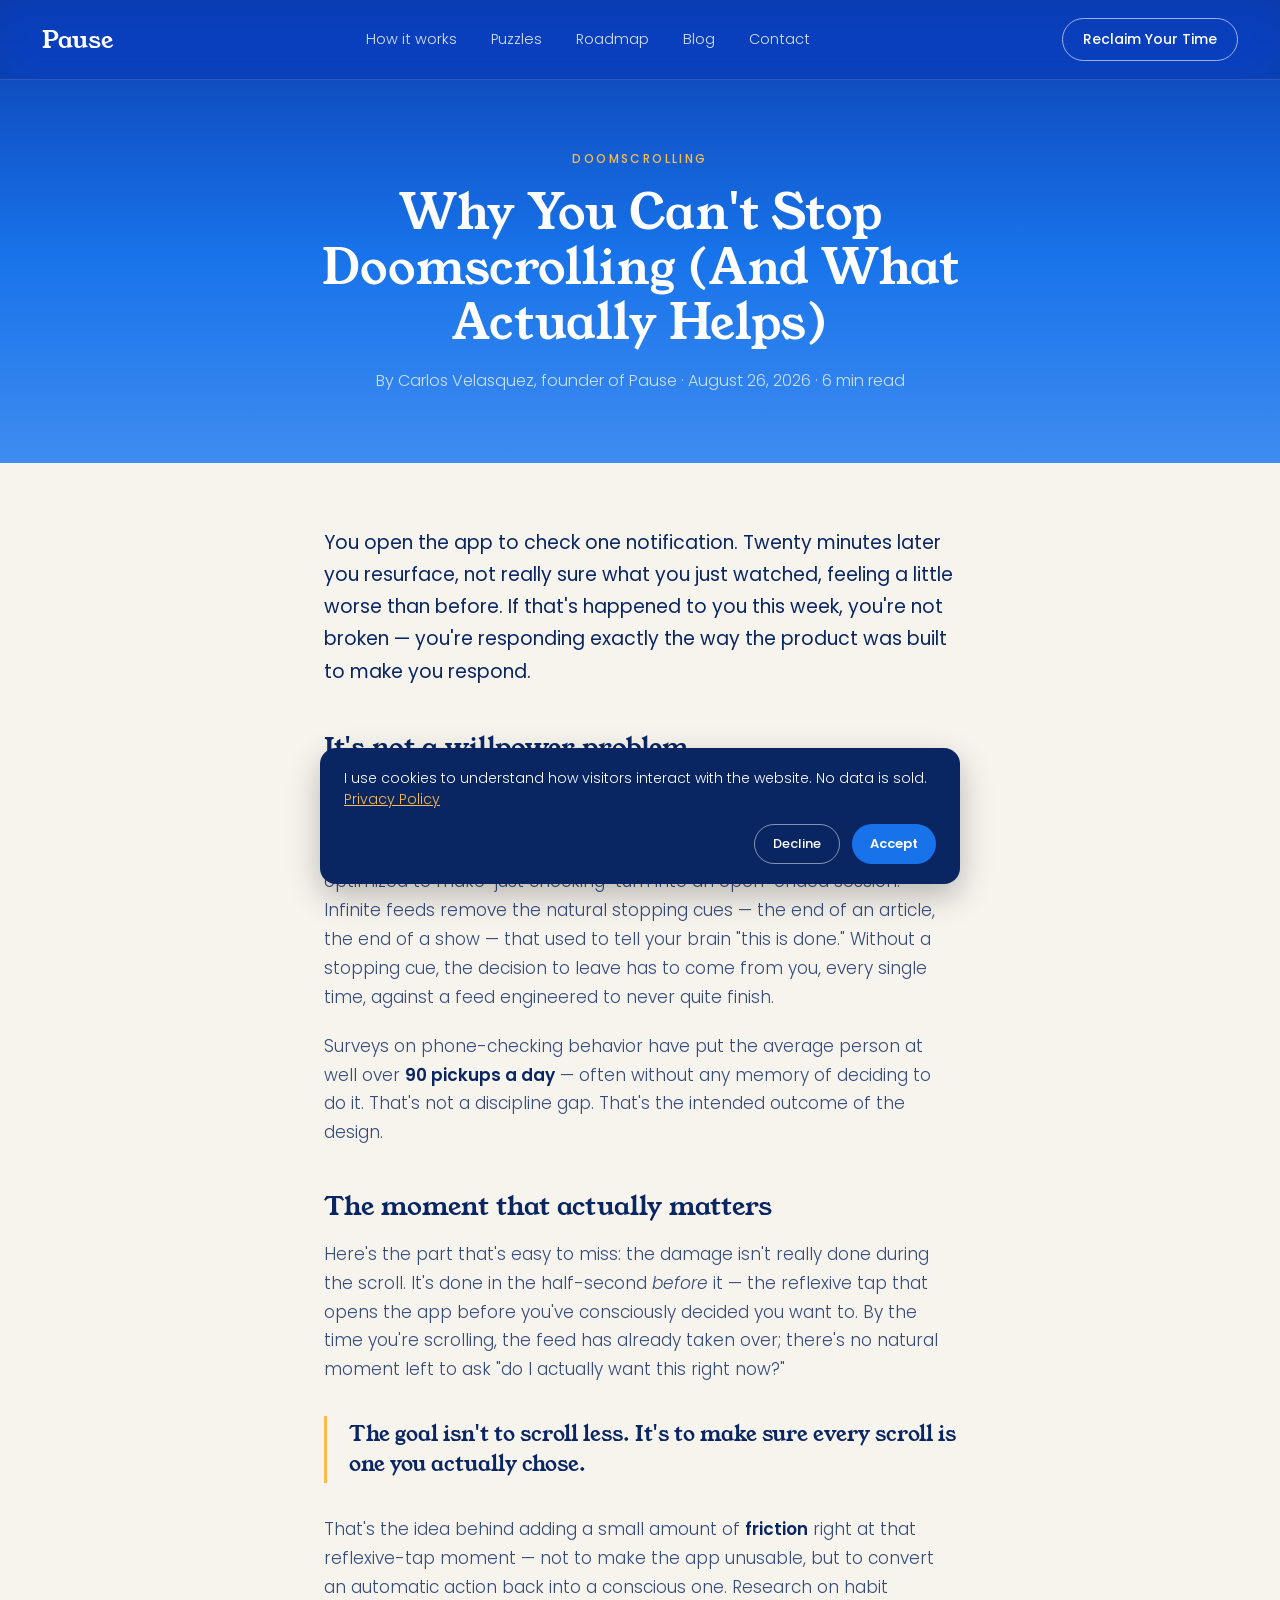
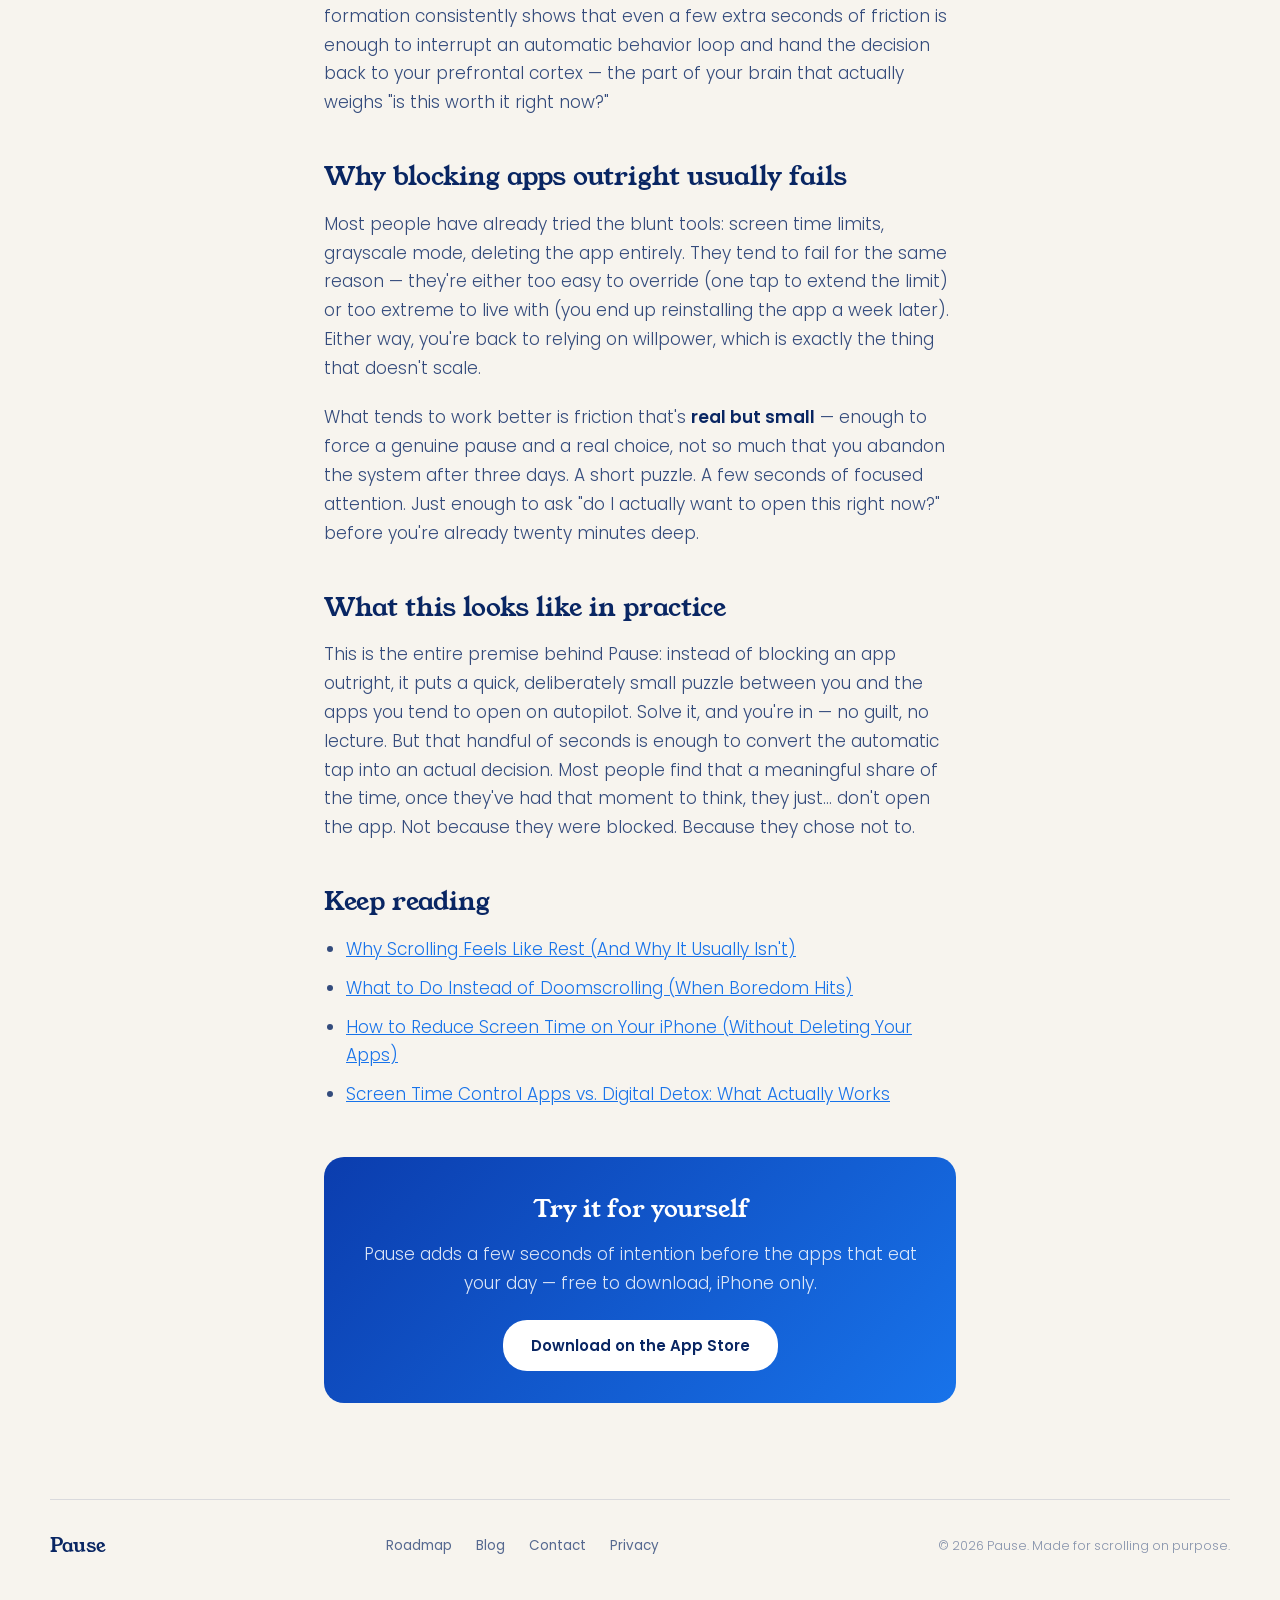
<file: blog/why-you-cant-stop-doomscrolling.html>
<!doctype html>
<html lang="en">
<head>
<meta charset="utf-8">
<meta name="viewport" content="width=device-width, initial-scale=1">
<script>
  window.dataLayer = window.dataLayer || [];
  function gtag(){dataLayer.push(arguments);}

  // Gated behind cookie consent (see banner near end of <body>) — nothing
  // below runs until the visitor clicks "Accept".
  function pauseLoadAnalytics(){
    var ga = document.createElement('script');
    ga.async = true;
    ga.src = 'https://www.googletagmanager.com/gtag/js?id=G-41BC9Q0BG0';
    document.head.appendChild(ga);
    gtag('js', new Date());
    gtag('config', 'G-41BC9Q0BG0');

    !function(t,e){var o,n,p,r;e.__SV||(window.posthog=e,e._i=[],e.init=function(i,s,a){function g(t,e){var o=e.split(".");2==o.length&&(t=t[o[0]],e=o[1]),t[e]=function(){t.uid=t.uid||[],t.uid.push([e].concat(Array.prototype.slice.call(arguments,0)))}}(p=t.createElement("script")).type="text/javascript",p.crossOrigin="anonymous",p.async=!0,p.src=s.api_host.replace(".i.posthog.com","-assets.i.posthog.com")+"/static/array.js",(r=t.getElementsByTagName("script")[0]).parentNode.insertBefore(p,r);var u=e;for(void 0!==a?u=e[a]=[]:a="posthog",u.people=u.people||[],u.toString=function(t){var e="posthog";return"posthog"!==a&&(e+="."+a),t||(e+=" (stub)"),e},u.people.toString=function(){return u.toString(1)+".people (stub)"},o="init capture register register_once register_for_session unregister unregister_for_session getFeatureFlag getFeatureFlagPayload isFeatureEnabled reloadFeatureFlags updateEarlyAccessFeatureEnrollment getEarlyAccessFeatures on onFeatureFlags onSurveysLoaded onSessionId getSurveys getActiveMatchingSurveys renderSurvey canRenderSurvey getNextSurveyStep identify setPersonProperties group resetGroups setPersonPropertiesForFlags resetPersonPropertiesForFlags setGroupPropertiesForFlags resetGroupPropertiesForFlags reset get_distinct_id getGroups get_session_id get_session_replay_url alias set_config startSessionRecording stopSessionRecording sessionRecordingStarted captureException loadToolbar get_property getSessionProperty createPersonProfile opt_in_capturing opt_out_capturing has_opted_in_capturing has_opted_out_capturing clear_opt_in_out_capturing debug".split(" "),n=0;n<o.length;n++)g(u,o[n]);e._i.push([i,s,a])},e.__SV=1)}(document,window.posthog||[]);
    posthog.init('phc_tPxxYTZecbw68N8ZTjLtTDJawHavVP7KWQDt2kSNSm7E', {
      api_host: 'https://us.i.posthog.com',
      person_profiles: 'always'
    });
    document.addEventListener('DOMContentLoaded', function () {
      document.querySelectorAll('a[href*="apps.apple.com"]').forEach(function (link) {
        link.addEventListener('click', function () {
          posthog.capture('app_store_link_clicked', { link_location: link.className || 'unknown' });
        });
      });
    });
  }

  if (localStorage.getItem('pause_analytics_consent') === 'granted') {
    pauseLoadAnalytics();
  }
</script>
<title>Why You Can't Stop Doomscrolling (And What Actually Helps) — Pause</title>
<meta name="description" content="Doomscrolling isn't a willpower problem — it's a design problem. Here's what's actually happening in your brain, and the one kind of friction that works.">
<meta property="og:title" content="Why You Can't Stop Doomscrolling (And What Actually Helps)">
<meta property="og:description" content="Doomscrolling isn't a willpower problem — it's a design problem. Here's what's actually happening in your brain, and the one kind of friction that works.">
<meta property="og:image" content="https://try-pause.com/assets/og-thumbnail.png">
<meta property="og:url" content="https://try-pause.com/blog/why-you-cant-stop-doomscrolling.html">
<meta property="og:type" content="article">
<meta name="twitter:card" content="summary_large_image">
<meta name="twitter:title" content="Why You Can't Stop Doomscrolling (And What Actually Helps)">
<meta name="twitter:description" content="Doomscrolling isn't a willpower problem — it's a design problem. Here's what's actually happening in your brain, and the one kind of friction that works.">
<meta name="twitter:image" content="https://try-pause.com/assets/og-thumbnail.png">
<link rel="preconnect" href="https://fonts.googleapis.com">
<link rel="preconnect" href="https://fonts.gstatic.com" crossorigin>
<link href="https://fonts.googleapis.com/css2?family=Poppins:wght@300;400;500;600;700&family=Young+Serif&display=swap" rel="stylesheet">
<style>
  :root{--navy:#092663;--blue:#1873EA;--amber:#FBBC48;--cream:#F7F4EE}
  *{box-sizing:border-box;margin:0;padding:0}
  html,body{background:var(--cream);color:var(--navy);font-family:'Poppins',system-ui,sans-serif;-webkit-font-smoothing:antialiased}

  nav{
    position:fixed;top:0;left:0;right:0;z-index:50;
    display:flex;align-items:center;justify-content:space-between;
    padding:18px 42px;color:#fff;
    background:rgba(13,60,168,.72);
    backdrop-filter:saturate(150%) blur(16px);
    -webkit-backdrop-filter:saturate(150%) blur(16px);
    border-bottom:1px solid rgba(255,255,255,.14);
  }
  .wordmark{font-family:'Young Serif',serif;font-size:24px;color:#fff;text-decoration:none}
  .navlinks{display:flex;gap:34px;font-weight:300;font-size:14.5px}
  .navlinks a{color:rgba(255,255,255,.85);text-decoration:none}
  .navlinks a:hover{color:#fff}
  .navcta{
    font-weight:500;font-size:14px;padding:10px 20px;border-radius:22px;
    border:1px solid rgba(255,255,255,.6);color:#fff;text-decoration:none;
  }
  @media (max-width:820px){ .navlinks{display:none} nav{padding:14px 20px} }

  .hero{
    padding:150px 24px 70px;text-align:center;
    background:linear-gradient(180deg,#0B3DAE 0%,#1873EA 55%,#3E8CF0 100%);
    color:#fff;
  }
  .eyebrow{
    font-size:12px;font-weight:500;letter-spacing:2.4px;text-transform:uppercase;
    color:var(--amber);margin-bottom:18px;
  }
  h1{font-family:'Young Serif',serif;font-weight:400;font-size:clamp(32px,5vw,48px);margin-bottom:16px;line-height:1.15;max-width:760px;margin-left:auto;margin-right:auto}
  .hero p{font-weight:300;font-size:16px;color:rgba(255,255,255,.75)}

  article{max-width:680px;margin:0 auto;padding:64px 24px 40px;font-size:17px;line-height:1.7;font-weight:300}
  article h2{font-family:'Young Serif',serif;font-weight:400;font-size:26px;margin:44px 0 16px;line-height:1.25;color:var(--navy)}
  article p{margin-bottom:20px;color:rgba(9,38,99,.82)}
  article ul{margin:0 0 24px 22px}
  article li{margin-bottom:10px;color:rgba(9,38,99,.82)}
  article li a{color:var(--blue)}
  article strong{font-weight:600;color:var(--navy)}
  article .lede{font-size:19px;font-weight:400;color:var(--navy)}
  article blockquote{
    margin:32px 0;padding:4px 0 4px 22px;border-left:3px solid var(--amber);
    font-family:'Young Serif',serif;font-size:21px;font-weight:400;line-height:1.4;color:var(--navy);
  }
  .cta-box{
    margin:48px 0 8px;padding:32px;border-radius:20px;text-align:center;
    background:linear-gradient(135deg,#0B3DAE,#1873EA);color:#fff;
  }
  .cta-box h3{font-family:'Young Serif',serif;font-weight:400;font-size:24px;margin-bottom:10px}
  .cta-box p{color:rgba(255,255,255,.85);font-weight:300;margin-bottom:22px}
  .cta-box a{
    display:inline-block;background:#fff;color:var(--navy);text-decoration:none;
    font-weight:600;font-size:15px;padding:13px 28px;border-radius:24px;
  }

  footer{padding:48px 24px 56px}
  .footer-inner{
    max-width:1180px;margin:0 auto;padding-top:32px;
    border-top:1px solid rgba(9,38,99,.12);
    display:flex;align-items:center;justify-content:space-between;flex-wrap:wrap;gap:16px;
  }
  .footer-mark{font-family:'Young Serif',serif;font-size:19px}
  .footer-links{display:flex;gap:24px;flex-wrap:wrap}
  .footer-links a{color:rgba(9,38,99,.68);text-decoration:none;font-weight:400;font-size:13.5px}
  .footer-links a:hover{color:var(--navy)}
  .footer-copy{color:rgba(9,38,99,.48);font-weight:300;font-size:12.5px}
</style>
<link rel="canonical" href="https://try-pause.com/blog/why-you-cant-stop-doomscrolling.html">
<script type="application/ld+json">
{
 "@context": "https://schema.org",
 "@type": "BlogPosting",
 "headline": "Why You Can't Stop Doomscrolling (And What Actually Helps)",
 "description": "Doomscrolling isn't a willpower problem — it's a design problem. Here's what's actually happening in your brain, and the one kind of friction that works.",
 "datePublished": "2026-08-26",
 "dateModified": "2026-09-15",
 "author": {
  "@type": "Person",
  "name": "Carlos Velasquez",
  "jobTitle": "Founder of Pause",
  "url": "https://try-pause.com/"
 },
 "publisher": {
  "@type": "Organization",
  "@id": "https://try-pause.com/#org",
  "name": "Pause",
  "url": "https://try-pause.com/",
  "logo": "https://try-pause.com/assets/og-thumbnail.png",
  "founder": {
   "@type": "Person",
   "name": "Carlos Velasquez"
  }
 },
 "mainEntityOfPage": "https://try-pause.com/blog/why-you-cant-stop-doomscrolling.html",
 "image": "https://try-pause.com/assets/og-thumbnail.png"
}
</script>
<link rel="stylesheet" href="/assets/seasonal.css?v=7">
<script src="/assets/seasonal.js?v=7"></script>
<script src="/assets/nav.js?v=1" defer></script>
</head>
<body>

<nav>
  <a href="/" class="wordmark">Pause</a>
  <div class="navlinks">
    <a href="/#how-it-works">How it works</a>
    <a href="/#puzzles">Puzzles</a>
    <a href="../roadmap.html">Roadmap</a>
    <a href="/blog/">Blog</a>
    <a href="../contact.html">Contact</a>
  </div>
  <a href="https://apps.apple.com/us/app/pause-mindful-scrolling/id6781665628" class="navcta">Reclaim Your Time</a>
</nav>

<section class="hero">
  <div class="eyebrow">Doomscrolling</div>
  <h1>Why You Can't Stop Doomscrolling (And What Actually Helps)</h1>
  <p>By Carlos Velasquez, founder of Pause · August 26, 2026 · 6 min read</p>
</section>

<article>
  <p class="lede">You open the app to check one notification. Twenty minutes later you resurface, not really sure what you just watched, feeling a little worse than before. If that's happened to you this week, you're not broken — you're responding exactly the way the product was built to make you respond.</p>

  <h2>It's not a willpower problem</h2>
  <p>Most advice about screen time assumes the issue is discipline: try harder, care more, put the phone in another room. But the apps involved are built by some of the best product teams in the world, specifically optimized to make "just checking" turn into an open-ended session. Infinite feeds remove the natural stopping cues — the end of an article, the end of a show — that used to tell your brain "this is done." Without a stopping cue, the decision to leave has to come from you, every single time, against a feed engineered to never quite finish.</p>

  <p>Surveys on phone-checking behavior have put the average person at well over <strong>90 pickups a day</strong> — often without any memory of deciding to do it. That's not a discipline gap. That's the intended outcome of the design.</p>

  <h2>The moment that actually matters</h2>
  <p>Here's the part that's easy to miss: the damage isn't really done during the scroll. It's done in the half-second <em>before</em> it — the reflexive tap that opens the app before you've consciously decided you want to. By the time you're scrolling, the feed has already taken over; there's no natural moment left to ask "do I actually want this right now?"</p>

  <blockquote>The goal isn't to scroll less. It's to make sure every scroll is one you actually chose.</blockquote>

  <p>That's the idea behind adding a small amount of <strong>friction</strong> right at that reflexive-tap moment — not to make the app unusable, but to convert an automatic action back into a conscious one. Research on habit formation consistently shows that even a few extra seconds of friction is enough to interrupt an automatic behavior loop and hand the decision back to your prefrontal cortex — the part of your brain that actually weighs "is this worth it right now?"</p>

  <h2>Why blocking apps outright usually fails</h2>
  <p>Most people have already tried the blunt tools: screen time limits, grayscale mode, deleting the app entirely. They tend to fail for the same reason — they're either too easy to override (one tap to extend the limit) or too extreme to live with (you end up reinstalling the app a week later). Either way, you're back to relying on willpower, which is exactly the thing that doesn't scale.</p>

  <p>What tends to work better is friction that's <strong>real but small</strong> — enough to force a genuine pause and a real choice, not so much that you abandon the system after three days. A short puzzle. A few seconds of focused attention. Just enough to ask "do I actually want to open this right now?" before you're already twenty minutes deep.</p>

  <h2>What this looks like in practice</h2>
  <p>This is the entire premise behind Pause: instead of blocking an app outright, it puts a quick, deliberately small puzzle between you and the apps you tend to open on autopilot. Solve it, and you're in — no guilt, no lecture. But that handful of seconds is enough to convert the automatic tap into an actual decision. Most people find that a meaningful share of the time, once they've had that moment to think, they just… don't open the app. Not because they were blocked. Because they chose not to.</p>

  <h2>Keep reading</h2>
  <ul>
    <li><a href="/blog/why-scrolling-feels-like-rest.html">Why Scrolling Feels Like Rest (And Why It Usually Isn't)</a></li>
    <li><a href="/blog/what-to-do-instead-of-doomscrolling.html">What to Do Instead of Doomscrolling (When Boredom Hits)</a></li>
    <li><a href="/blog/reduce-iphone-screen-time.html">How to Reduce Screen Time on Your iPhone (Without Deleting Your Apps)</a></li>
    <li><a href="/blog/screen-time-control-vs-digital-detox.html">Screen Time Control Apps vs. Digital Detox: What Actually Works</a></li>
  </ul>
  <div class="cta-box">
    <h3>Try it for yourself</h3>
    <p>Pause adds a few seconds of intention before the apps that eat your day — free to download, iPhone only.</p>
    <a href="https://apps.apple.com/us/app/pause-mindful-scrolling/id6781665628">Download on the App Store</a>
  </div>
</article>

<footer>
  <div class="footer-inner">
    <div class="footer-mark">Pause</div>
    <div class="footer-links">
      <a href="../roadmap.html">Roadmap</a>
      <a href="/blog/">Blog</a>
      <a href="../contact.html">Contact</a>
      <a href="../privacy/">Privacy</a>
    </div>
    <div class="footer-copy">© 2026 Pause. Made for scrolling on purpose.</div>
  </div>
</footer>


<div id="pause-cookie-banner" style="display:none;position:fixed;left:16px;right:16px;bottom:16px;z-index:9999;max-width:640px;margin:0 auto;background:#092663;color:#fff;border-radius:16px;padding:20px 24px;box-shadow:0 12px 32px rgba(0,0,0,.25);font-family:'Poppins',system-ui,sans-serif;">
  <p style="margin:0 0 14px;font-size:14px;line-height:1.5;font-weight:300;">I use cookies to understand how visitors interact with the website. No data is sold. <a href="../privacy/" style="color:#FBBC48;text-decoration:underline;">Privacy Policy</a></p>
  <div style="display:flex;gap:12px;justify-content:flex-end;">
    <button id="pause-cookie-decline" style="background:transparent;border:1px solid rgba(255,255,255,.5);color:#fff;padding:9px 18px;border-radius:20px;font-size:13px;font-weight:500;cursor:pointer;font-family:inherit;">Decline</button>
    <button id="pause-cookie-accept" style="background:#1873EA;border:none;color:#fff;padding:9px 18px;border-radius:20px;font-size:13px;font-weight:600;cursor:pointer;font-family:inherit;">Accept</button>
  </div>
</div>
<script>
(function () {
  var KEY = 'pause_analytics_consent';
  if (localStorage.getItem(KEY)) return; // already decided on a prior visit
  var banner = document.getElementById('pause-cookie-banner');
  banner.style.display = 'block';
  document.getElementById('pause-cookie-accept').onclick = function () {
    localStorage.setItem(KEY, 'granted');
    banner.style.display = 'none';
    if (typeof pauseLoadAnalytics === 'function') pauseLoadAnalytics();
  };
  document.getElementById('pause-cookie-decline').onclick = function () {
    localStorage.setItem(KEY, 'denied');
    banner.style.display = 'none';
  };
})();
</script>
</body>
</html>
</file>
<file: assets/seasonal.css>
/* Seasonal themes for try-pause.com, matching the app.
   Enabled by /assets/seasonal.js, which adds `season-<name>` to <html>:
   automatically by month (October = Halloween), or with ?season=halloween
   to preview and ?season=none to turn it off. Without the class nothing
   here applies, so the standard blue site is untouched. */

/* ───────────────────────── Halloween (October) ───────────────────────── */

html.season-halloween{
  --navy:#2A1544;     /* app textPrimary: deep night purple */
  --blue:#7A55D6;     /* app gradient mid */
  --amber:#FF9A4D;    /* pumpkin, readable on purple and peach */
}
/* Homepage only (it has .page); other pages keep their cream body. */
html.season-halloween:has(.page),
html.season-halloween:has(.page) body{background:#110739}

/* Display type: the app's Halloween font. */
html.season-halloween h1,
html.season-halloween h2,
html.season-halloween .wordmark,
html.season-halloween .footer-mark,
html.season-halloween .sc-title,
html.season-halloween .feed-app{
  font-family:'Metal Mania','Young Serif',serif;
  letter-spacing:.01em;
}

/* Homepage: one page-long night-sky → lavender → pumpkin gradient. */
html.season-halloween .page{
  background:linear-gradient(180deg,
    #110739 0%,
    #2F115C 10%,
    #4B2C9E 30%,
    #7A55D6 46%,
    #D9C8F5 60%,
    #FFD9B0 80%,
    #FF9A4D 100%
  );
}
html.season-halloween .scribble .top{stroke:#FF9A4D}

/* Phone mock-ups take on the app's Halloween screens. */
html.season-halloween .scene-shield{background:#3A2270}
html.season-halloween .shield-blur{
  background:
    radial-gradient(120% 80% at 20% 12%, rgba(246,99,45,.45), transparent 60%),
    radial-gradient(120% 80% at 85% 30%, rgba(198,128,255,.5), transparent 62%),
    #3A2270;
}
html.season-halloween .shield-btn{color:#F6632D}
html.season-halloween .scene-puzzle,
html.season-halloween .scene-success{
  background:linear-gradient(180deg,#4B2C9E 0%,#7A55D6 55%,#C680FF 100%);
}
html.season-halloween .sc-card{
  background:linear-gradient(180deg,rgba(217,200,245,.75),rgba(255,217,176,.75)),rgba(255,255,255,.4);
}
html.season-halloween .sc-title{color:#F6632D}

/* Buttons: pumpkin, like the app's Solve Puzzle. */
html.season-halloween .appstore,
html.season-halloween body.flipped .appstore,
html.season-halloween .end .appstore{background:#F6632D;color:#fff}
/* Nav CTA: a soft, frosted purple secondary button (the pumpkin one in the
   hero is primary). The fill also keeps the web decor from showing through. */
html.season-halloween .navcta{
  background:rgba(122,85,214,.5);border-color:rgba(217,200,245,.35);color:#fff;opacity:1;
  backdrop-filter:blur(10px);-webkit-backdrop-filter:blur(10px);
}
html.season-halloween body.flipped .navcta{color:#2A1544;border-color:rgba(42,21,68,.15)}

/* "Halloween themed" beside the hero's iPhone · Screen Time label, styled
   as part of the same label. */
.season-tag{display:none}
html.season-halloween .season-tag{display:inline}

/* Blog, roadmap, contact and privacy heroes. */
html.season-halloween .hero{
  position:relative;overflow:hidden;
  background:linear-gradient(180deg,#110739 0%,#4B2C9E 55%,#7A55D6 100%);
}
html.season-halloween .cta-box{background:linear-gradient(135deg,#2F115C,#7A55D6)}

/* Moon, bats and web from the app's Halloween header. */
.season-decor{display:none}
html.season-halloween .season-decor{
  display:block;position:absolute;top:58px;right:0;z-index:3;
  width:min(560px,62vw);height:auto;pointer-events:none;
}
@media (max-width:820px){
  html.season-halloween .season-decor{top:52px;width:78vw;opacity:.9}
}

/* ─────────────────────── Thanksgiving (November) ─────────────────────── */
/* Light and cozy like the app's Thanksgiving theme: cream paper at the top,
   wheat, then sage hills down to a forest-green footer. Ink stays dark the
   whole way, so every "flipped" white-text state is pinned to ink here. */

html.season-thanksgiving{
  --navy:#342F28;     /* app textPrimary */
  --blue:#91464A;     /* cranberry: links and accents */
  --amber:#91464A;    /* eyebrows, the hero dot, footnote marker */
  --cream:#FAF6EE;
  --ink2:#68665B;
  --sage:#9DAA80;
  --forest:#2A3328;
}
html.season-thanksgiving,
html.season-thanksgiving body{background:#FAF6EE;color:#342F28}

/* Display type: EB Garamond, the app's Thanksgiving font. */
html.season-thanksgiving h1,
html.season-thanksgiving h2,
html.season-thanksgiving .wordmark,
html.season-thanksgiving .footer-mark,
html.season-thanksgiving .sc-title,
html.season-thanksgiving .pz-title,
html.season-thanksgiving .feed-app,
html.season-thanksgiving .blog-card h3,
html.season-thanksgiving .cta-box h3,
html.season-thanksgiving article blockquote{
  font-family:'EB Garamond','Young Serif',serif;font-weight:500;letter-spacing:0;
}

/* Nav: ink on frosted cream; the button is the sage secondary. */
html.season-thanksgiving nav,
html.season-thanksgiving body.flipped nav,
html.season-thanksgiving body.scrolled nav,
html.season-thanksgiving body.scrolled.flipped nav{color:#342F28}
html.season-thanksgiving body.scrolled nav,
html.season-thanksgiving body.scrolled.flipped nav,
html.season-thanksgiving body:not(:has(.page)) nav{
  background:rgba(250,246,238,.78);border-bottom-color:rgba(52,47,40,.08);
}
@media (max-width:900px){
  html.season-thanksgiving body nav,
  html.season-thanksgiving body.flipped nav{background:rgba(250,246,238,.78);border-bottom-color:rgba(52,47,40,.08)}
}
html.season-thanksgiving .wordmark,
html.season-thanksgiving .navlinks a,
html.season-thanksgiving .navlinks a:hover{color:#342F28}
html.season-thanksgiving .navcta,
html.season-thanksgiving body.flipped .navcta{
  background:rgba(157,170,128,.5);border-color:rgba(52,47,40,.12);color:#342F28;opacity:1;
  backdrop-filter:blur(10px);-webkit-backdrop-filter:blur(10px);
}

/* Homepage: one page-long paper → wheat → sage gradient (hills + forest
   are drawn by the closing section and footer below). */
html.season-thanksgiving:has(.page),
html.season-thanksgiving:has(.page) body{background:#FAF6EE}
html.season-thanksgiving .page{
  background:linear-gradient(180deg,
    #FAF6EE 0%,
    #F4EDDF 22%,
    #EEE1D2 45%,
    #E9D9BF 70%,
    #E6E3CF 100%
  );
}
html.season-thanksgiving .page::before{opacity:.25}
html.season-thanksgiving .scribble{display:none}

html.season-thanksgiving h1,
html.season-thanksgiving .chapter h2,
html.season-thanksgiving .beat h2,
html.season-thanksgiving body.flipped .chapter h2,
html.season-thanksgiving body.flipped .beat h2{color:#342F28}
html.season-thanksgiving .sub,
html.season-thanksgiving .chapter p,
html.season-thanksgiving .beat p,
html.season-thanksgiving body.flipped .chapter p,
html.season-thanksgiving body.flipped .beat p{color:#68665B}
html.season-thanksgiving .sub .lead{color:#342F28}

/* Buttons: cranberry, like the app's Solve Puzzle. */
html.season-thanksgiving .appstore,
html.season-thanksgiving body.flipped .appstore,
html.season-thanksgiving .end .appstore{
  background:#91464A;color:#FAF6EE;box-shadow:0 10px 24px rgba(145,70,74,.25);
}
html.season-thanksgiving .end-under{background:#342F28}

/* Phone mock-ups: the app's Thanksgiving screens. */
html.season-thanksgiving .statusbar{color:#342F28}
html.season-thanksgiving .screen:has(.scene-feed.on) .statusbar{color:#fff}
html.season-thanksgiving .sb-batt{border-color:currentColor;opacity:.8}
html.season-thanksgiving .sb-batt::after,
html.season-thanksgiving .sb-batt i{background:currentColor}
html.season-thanksgiving .scene-shield{background:#F4F1EA}
html.season-thanksgiving .shield-blur{
  background:linear-gradient(180deg,#FAF6EE 0%,#F4EDDF 60%,#EEE1D2 100%);filter:none;opacity:1;
}
html.season-thanksgiving .shield-mark{color:#342F28}
html.season-thanksgiving .shield-sub{color:#68665B}
html.season-thanksgiving .shield-btn{background:#91464A;color:#FAF6EE}
html.season-thanksgiving .scene-puzzle,
html.season-thanksgiving .scene-success{
  background:linear-gradient(180deg,#FAF6EE 0%,#F4EDDF 65%,#EEE1D2 100%);
}
html.season-thanksgiving .scene-success::before{background:rgba(52,47,40,.12)}
html.season-thanksgiving .pz-round{color:#91464A;background:#F1E2DE}
html.season-thanksgiving .pz-title{color:#342F28}
html.season-thanksgiving .pz-sub{color:#68665B}
html.season-thanksgiving .jt-slot,
html.season-thanksgiving .jt-tile{
  color:#342F28;background:#FFFAF3;backdrop-filter:none;-webkit-backdrop-filter:none;
  box-shadow:inset 0 0 0 1px #E3D6C2,0 2px 6px rgba(52,47,40,.08);
}
html.season-thanksgiving .jt-slot.filled::before,
html.season-thanksgiving .jt-tile::before{background:transparent}
html.season-thanksgiving .jt-tile.used{color:transparent;background:rgba(52,47,40,.04);box-shadow:inset 0 0 0 1px rgba(52,47,40,.12)}
html.season-thanksgiving .sc-card{
  background:#FFFAF3;box-shadow:0 0 0 1px #EFE4D6,0 10px 24px rgba(52,47,40,.12);
}
html.season-thanksgiving .sc-title{color:#91464A}
html.season-thanksgiving .sc-sub{color:#68665B}
html.season-thanksgiving .sc-check circle,
html.season-thanksgiving .sc-check path{stroke:#91464A}

/* Cards on the homepage: warm paper instead of frosted white. */
html.season-thanksgiving .testi-card,
html.season-thanksgiving .blog-card{
  background:rgba(255,250,243,.8);border-color:#EFE4D6;box-shadow:0 12px 34px rgba(52,47,40,.06);
}
html.season-thanksgiving .stars{color:#D9A441}
html.season-thanksgiving .testi-eyebrow,
html.season-thanksgiving .faq-eyebrow,
html.season-thanksgiving .blog-card .tag,
html.season-thanksgiving .blog-card .meta,
html.season-thanksgiving .testi-card figcaption{color:#68665B}

/* Closing section sits on the app's layered hills; the footer is forest. */
html.season-thanksgiving .end{
  background:url(seasonal/thanksgiving/hills.jpg) center bottom/100% auto no-repeat;
  justify-content:flex-start;padding-top:18vh;
}
html.season-thanksgiving .site-footer{background:#2A3328}
html.season-thanksgiving .site-footer .footnote,
html.season-thanksgiving .site-footer .footer-copy{color:rgba(250,246,238,.62)}
html.season-thanksgiving .site-footer .footer-mark{color:#FAF6EE}
html.season-thanksgiving .site-footer .footer-links a{color:rgba(250,246,238,.75)}
html.season-thanksgiving .site-footer .footer-inner{border-top-color:rgba(250,246,238,.18)}

/* Gratitude feature (added by seasonal.js above the puzzle grid). */
.season-feature{display:none}
html.season-thanksgiving .season-feature{
  display:flex;align-items:center;gap:36px;max-width:1180px;margin:0 auto 40px;
  padding:24px;border-radius:28px;background:#FFFAF3;border:1px solid #EFE4D6;
  box-shadow:0 12px 34px rgba(52,47,40,.06);text-align:left;
}
html.season-thanksgiving .season-feature img{width:220px;height:220px;border-radius:20px;flex:0 0 auto}
html.season-thanksgiving .season-feature .chip{
  display:inline-block;padding:5px 12px;border-radius:999px;background:#F1E2DE;color:#91464A;
  font-size:11px;font-weight:600;letter-spacing:1.4px;text-transform:uppercase;margin-bottom:10px;
}
html.season-thanksgiving .season-feature h3{font-family:'EB Garamond',serif;font-weight:500;font-size:40px;color:#342F28;margin-bottom:8px}
html.season-thanksgiving .season-feature p{font-weight:300;font-size:17px;line-height:1.6;color:#68665B;margin:0 0 8px;max-width:none}
html.season-thanksgiving .season-feature p.note{font-weight:500;font-size:14px}
@media (max-width:820px){
  html.season-thanksgiving .season-feature{flex-direction:column;align-items:flex-start;gap:18px;margin:0 20px 32px}
  html.season-thanksgiving .season-feature img{width:100%;height:auto}
}

/* Blog, roadmap, contact and privacy: cream hero, ink type. */
html.season-thanksgiving .hero{
  position:relative;overflow:hidden;color:#342F28;
  background:linear-gradient(180deg,#FAF6EE 0%,#F4EDDF 60%,#EEE1D2 100%);
}
html.season-thanksgiving .hero h1{color:#342F28}
html.season-thanksgiving .hero p{color:#68665B}
html.season-thanksgiving .cta-box{background:linear-gradient(135deg,#4A563F,#72875F)}
html.season-thanksgiving .cta-box h3{color:#FAF6EE}
html.season-thanksgiving .cta-box a{background:#FAF6EE;color:#342F28}
html.season-thanksgiving article blockquote{border-left-color:#91464A}

/* Gold contour lines across the top, from the app's header. */
html.season-thanksgiving .season-decor{
  display:block;position:absolute;top:0;left:0;right:0;z-index:3;
  width:100%;height:clamp(110px,15vw,230px);opacity:.8;pointer-events:none;
}

html.season-thanksgiving .season-tag{display:inline}
</file>
